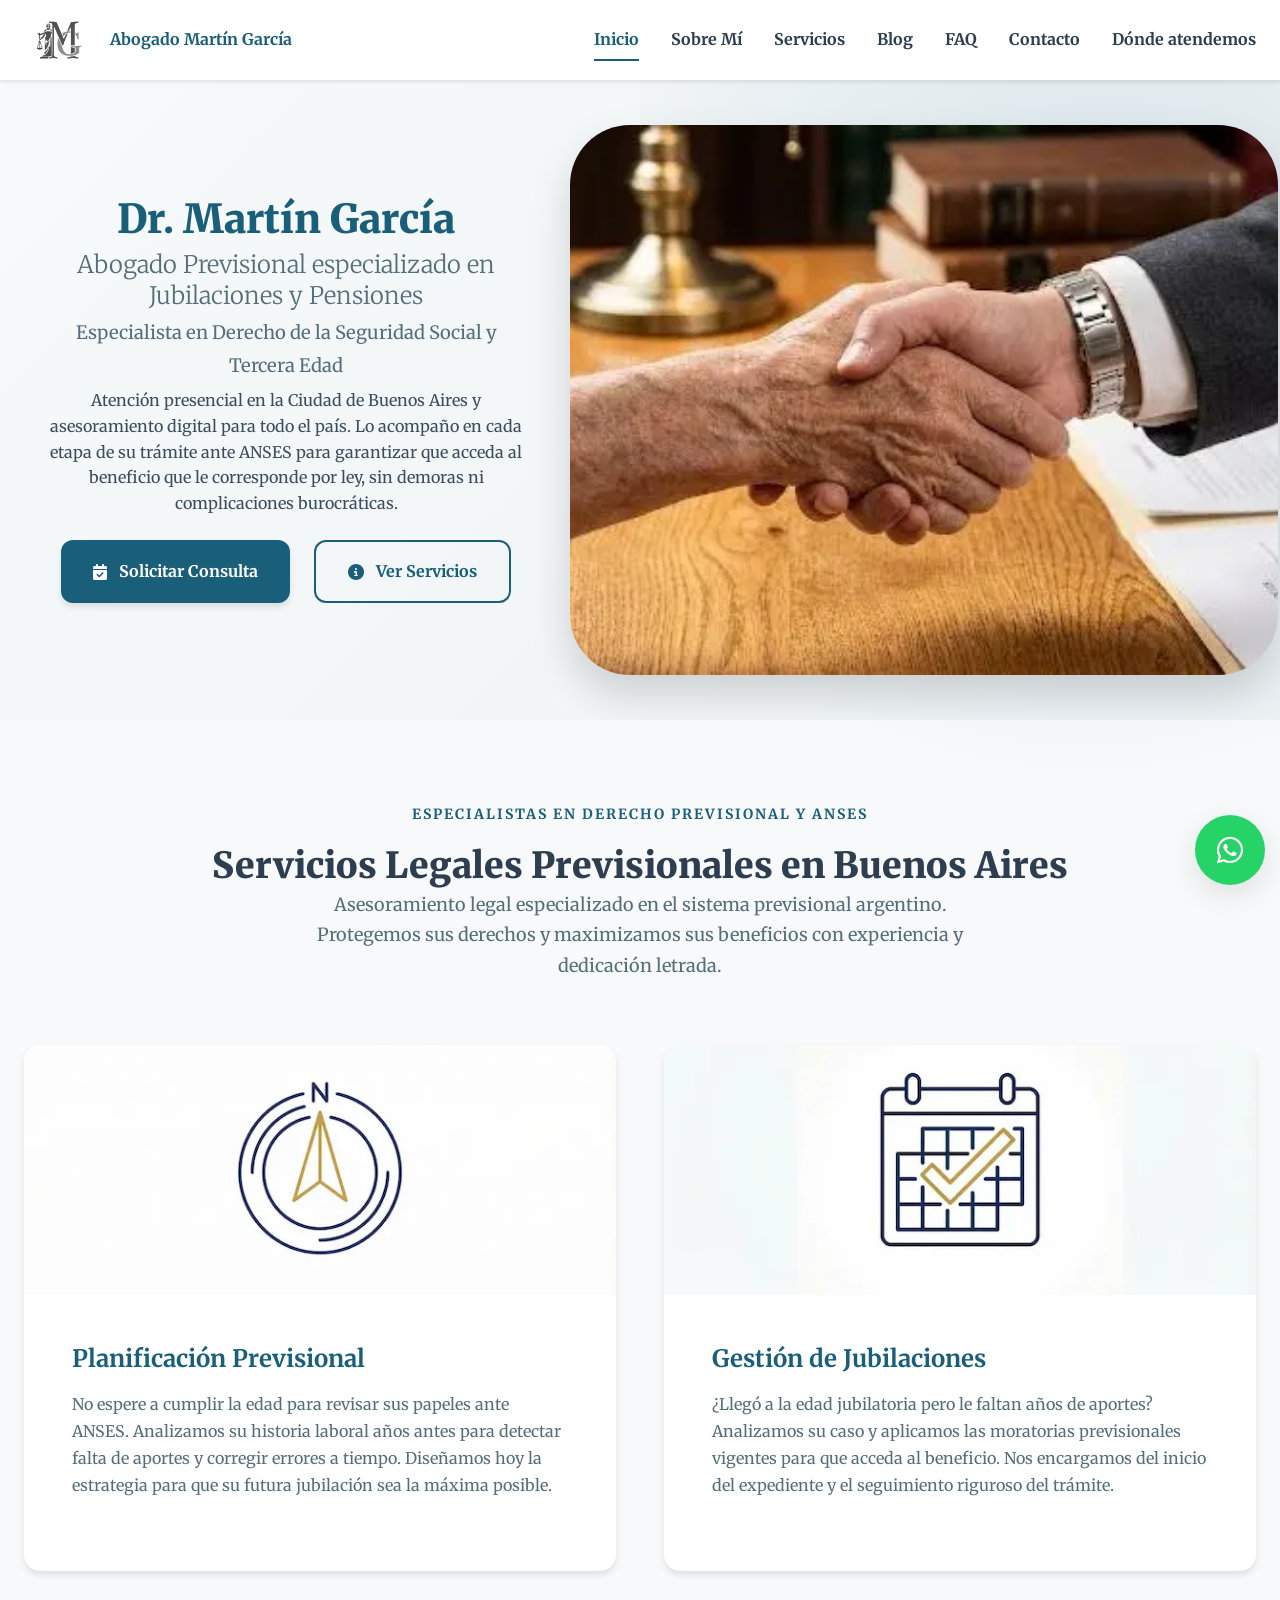
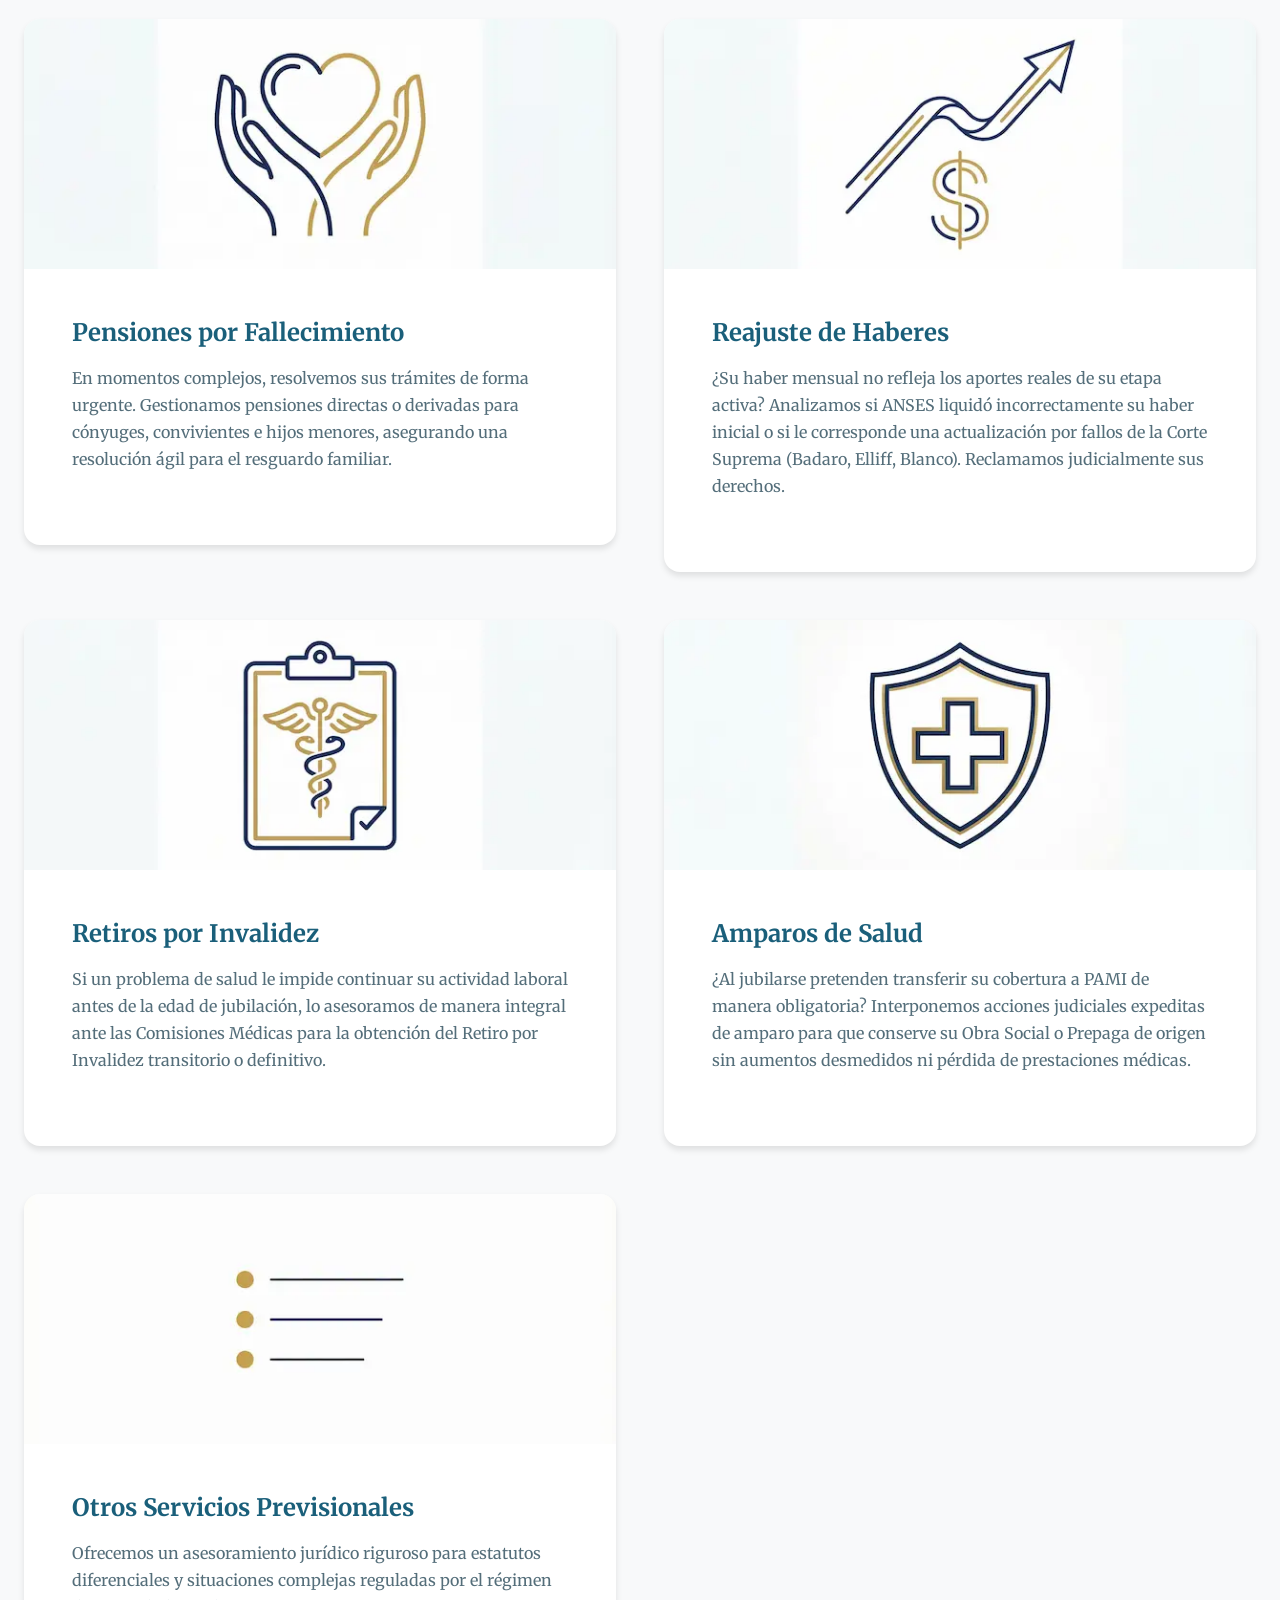
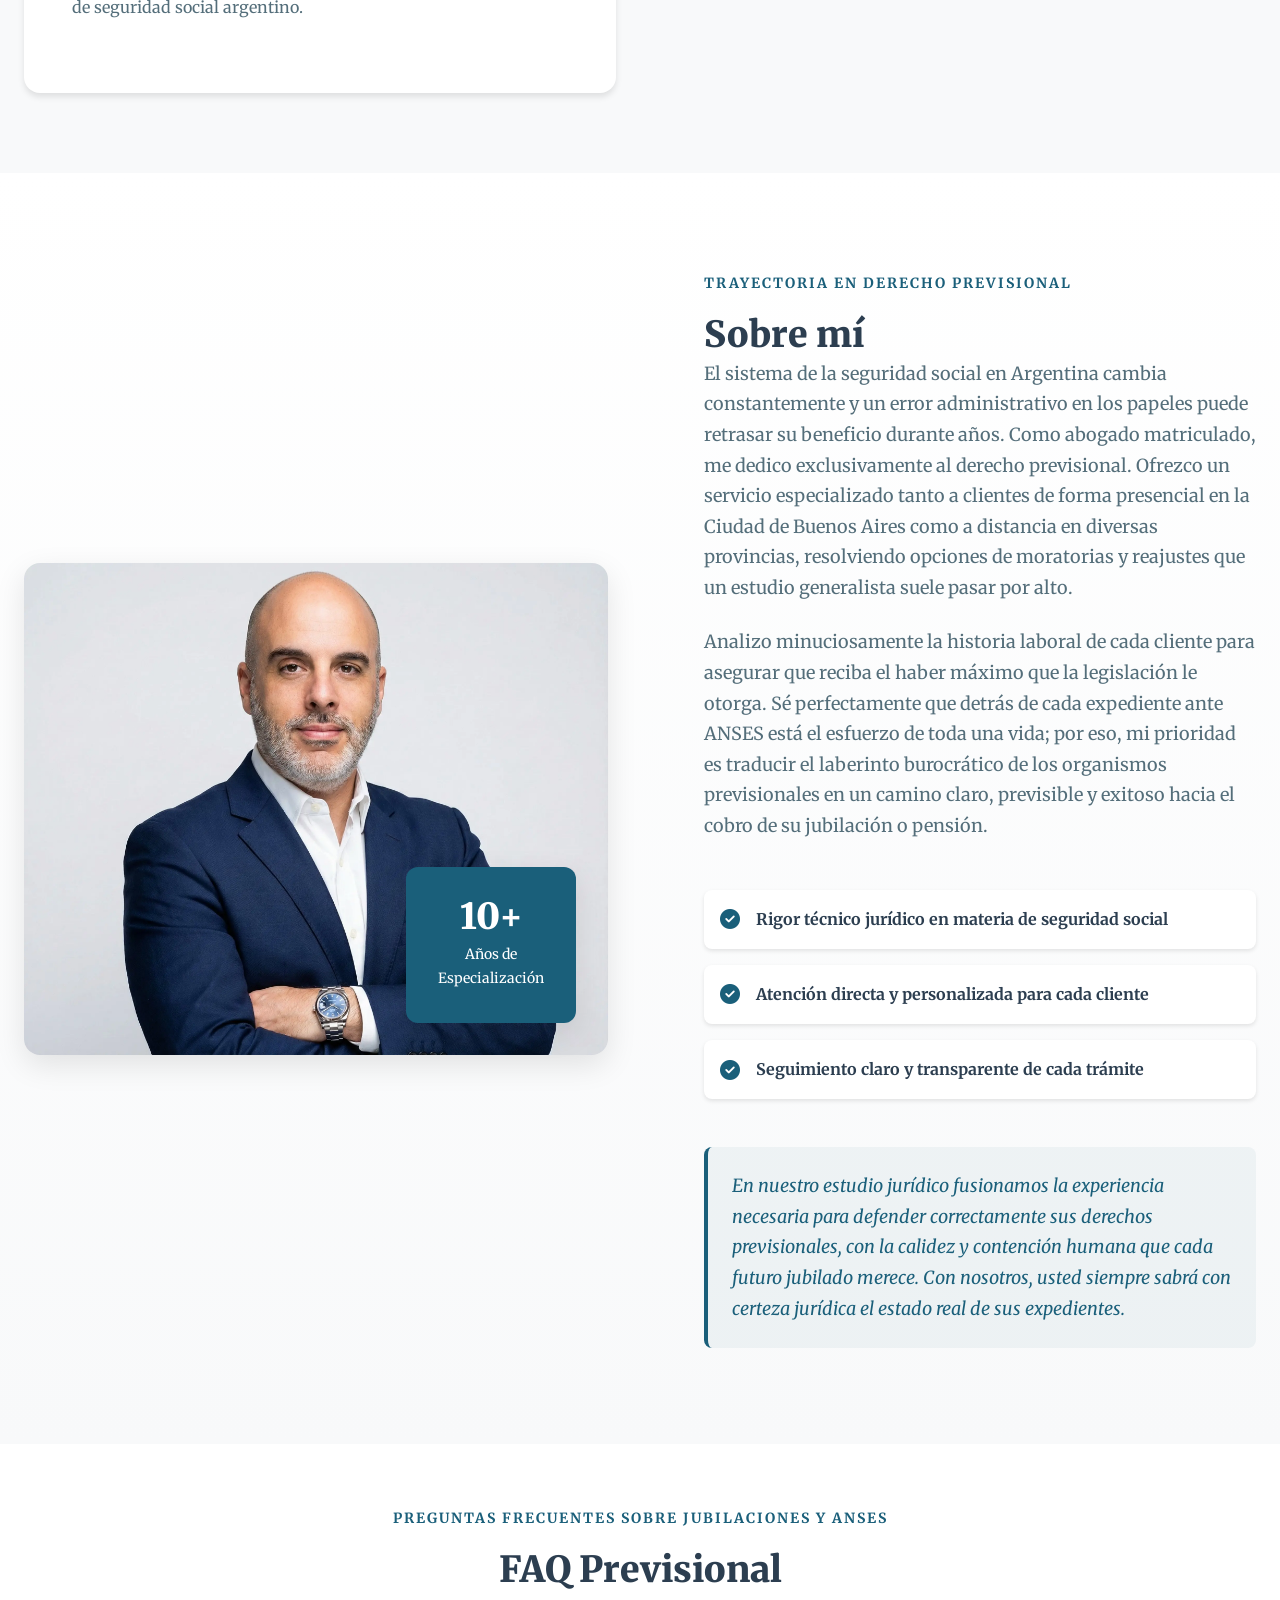
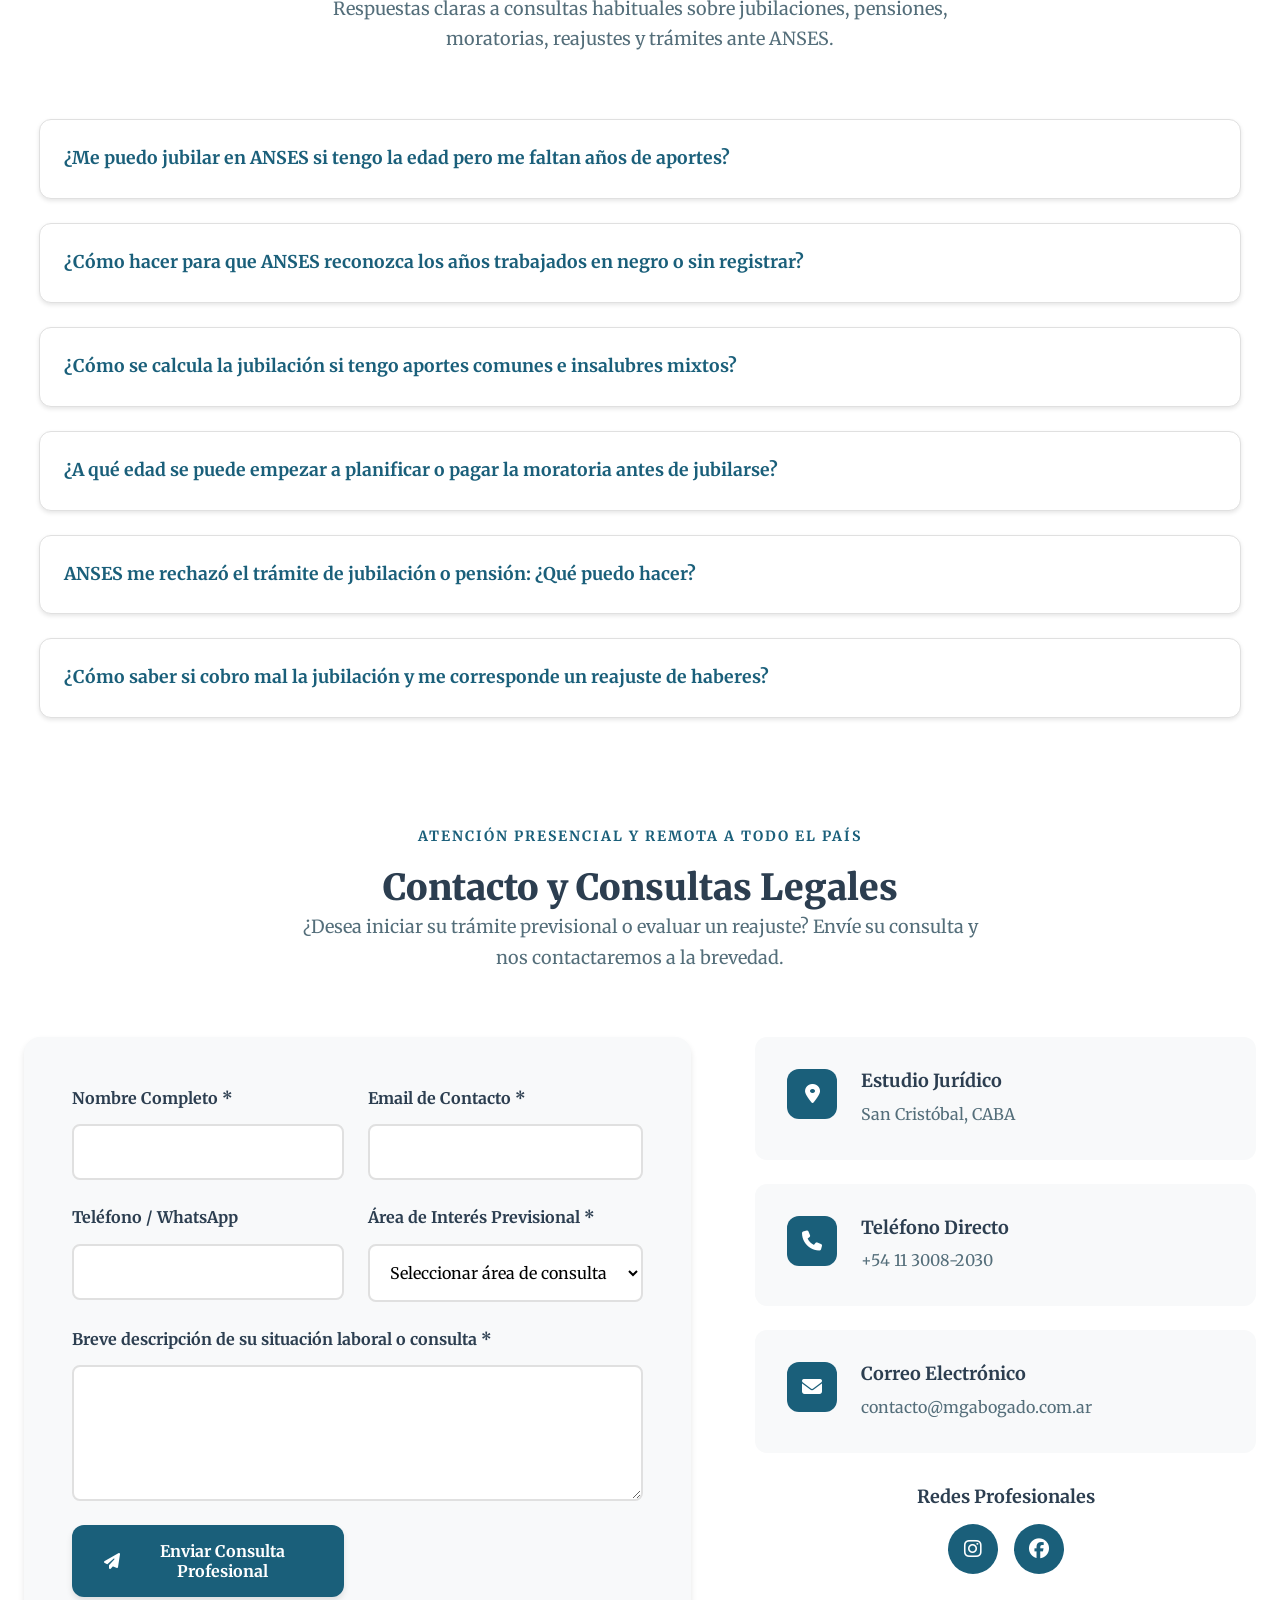
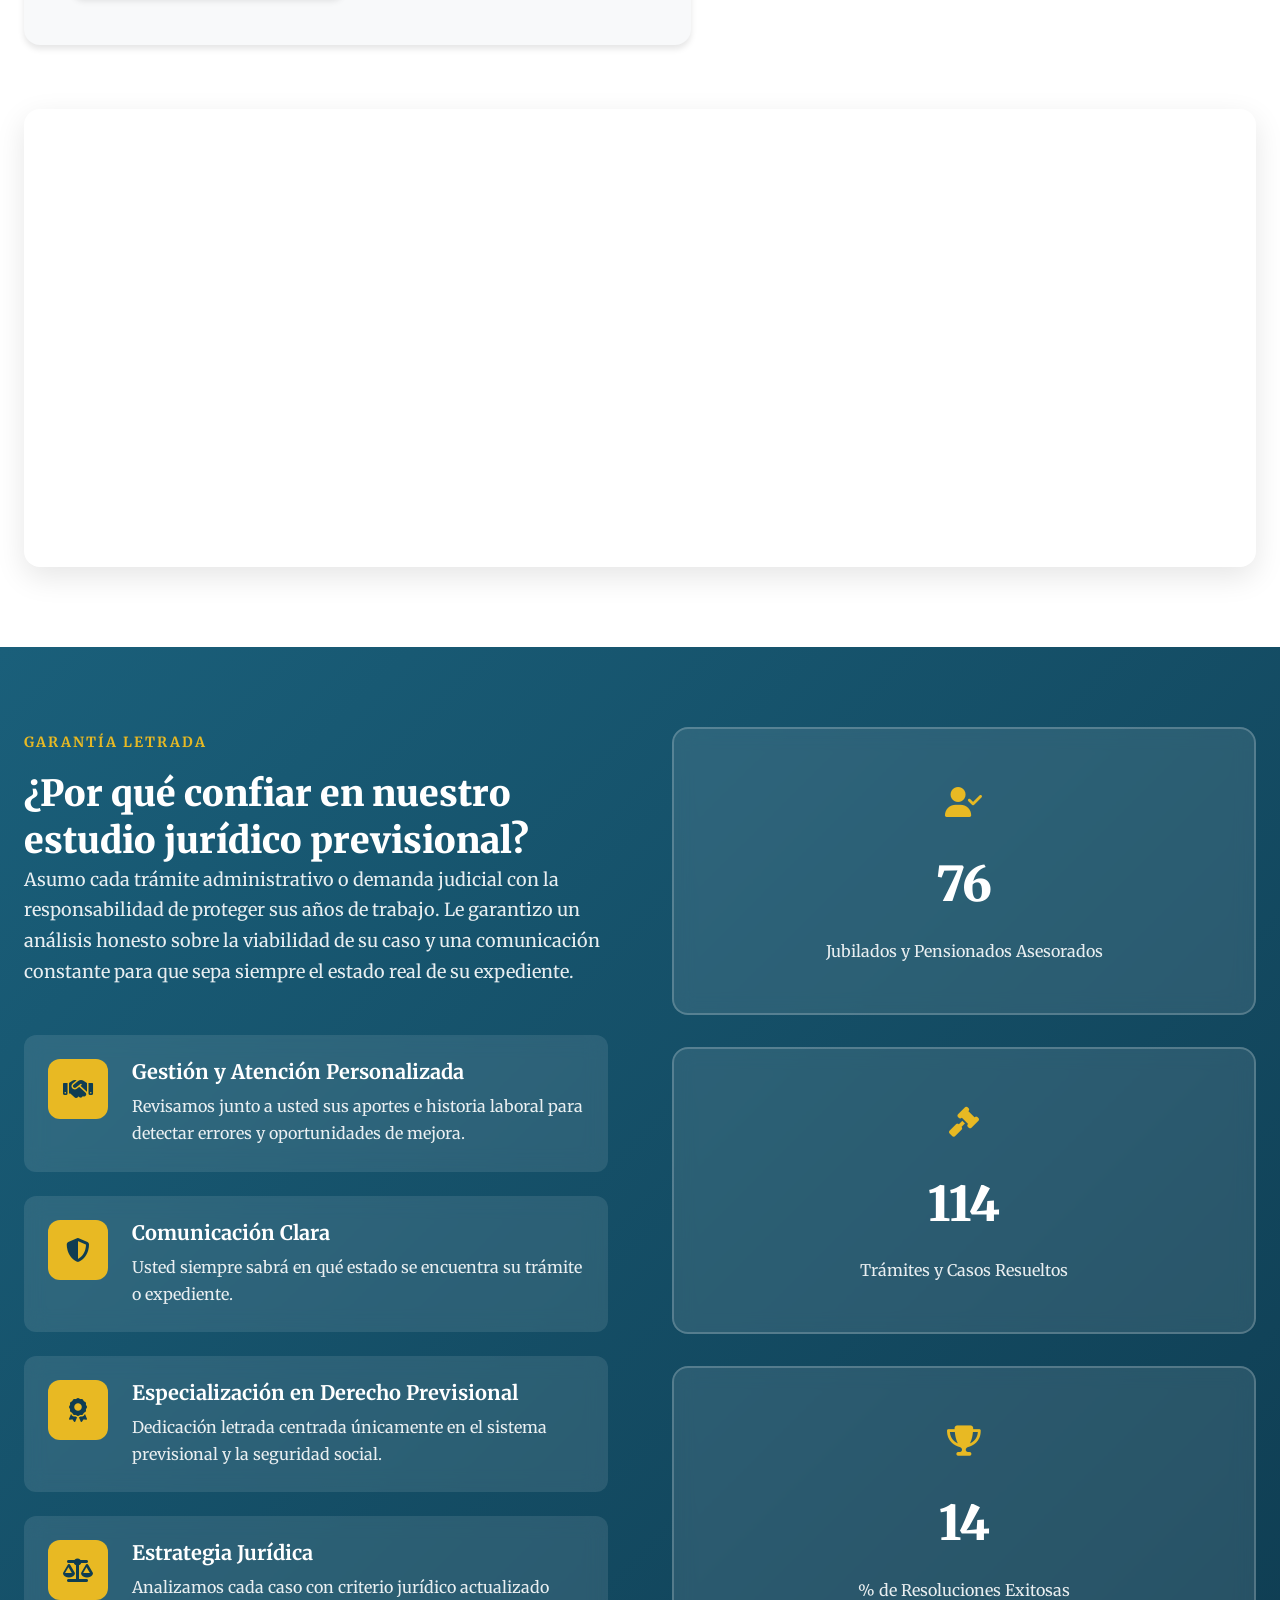
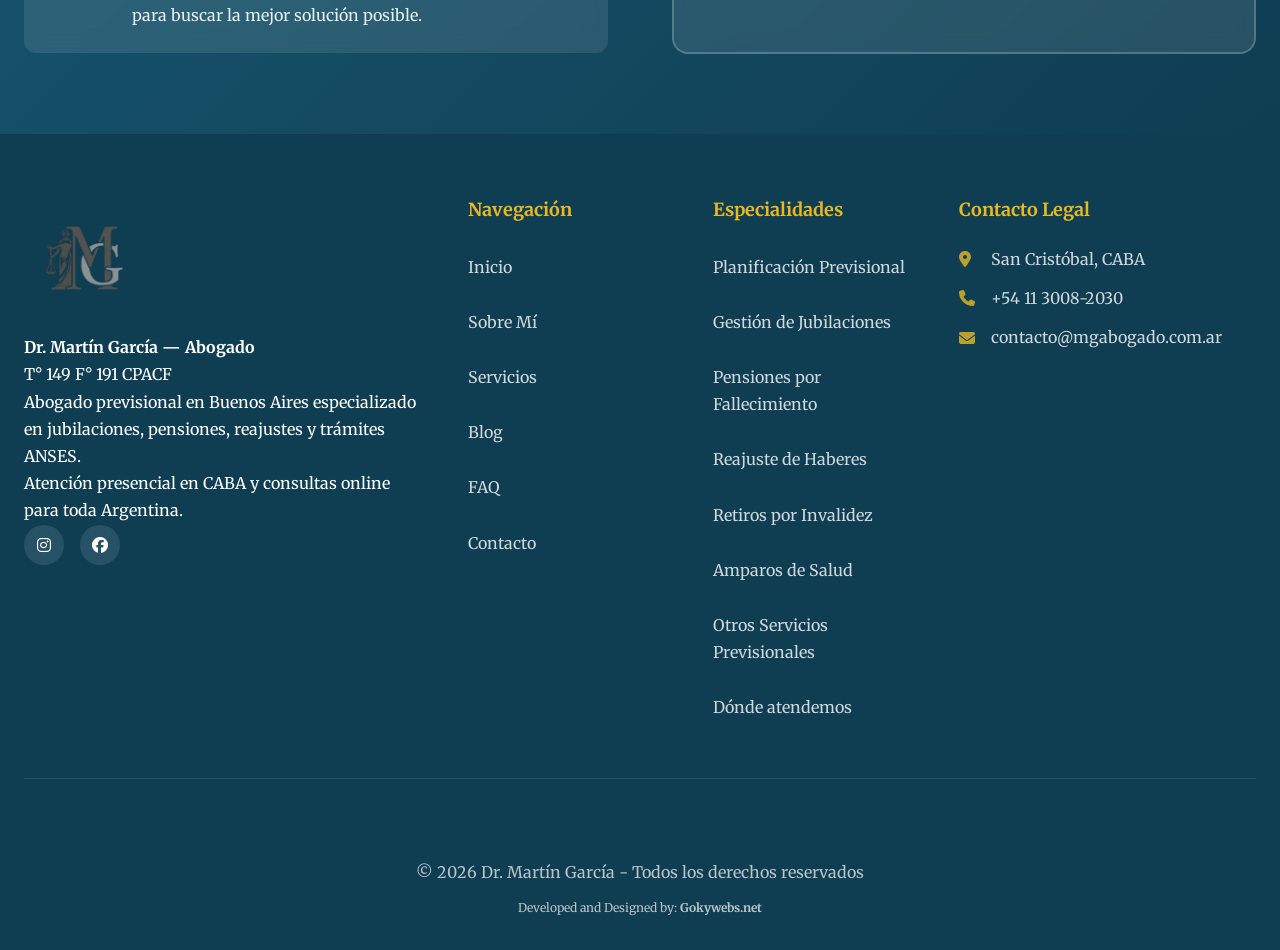
<file: index.html>
<!DOCTYPE html>
<html lang="es">
<head>
    <!-- Google Tag Manager -->
<script>(function(w,d,s,l,i){w[l]=w[l]||[];w[l].push({'gtm.start':
new Date().getTime(),event:'gtm.js'});var f=d.getElementsByTagName(s)[0],
j=d.createElement(s),dl=l!='dataLayer'?'&l='+l:'';j.async=true;j.src=
'https://www.googletagmanager.com/gtm.js?id='+i+dl;f.parentNode.insertBefore(j,f);
})(window,document,'script','dataLayer','GTM-MPMJT2L8');</script>
<!-- End Google Tag Manager -->
    <meta charset="UTF-8">
    <meta name="viewport" content="width=device-width, initial-scale=1.0">
    
<link rel="icon" type="image/x-icon" href="images/Logos/Martin Garcia Servicios Legales - Isotipo.ico">
    <link rel="apple-touch-icon" href="images/Logos/Martin Garcia Servicios Legales - Isotipo.png">
    
    <meta name="theme-color" content="#1A2E40">
    

    <title>Abogado Previsional en CABA | Jubilaciones, Pensiones y Reajustes ANSES</title>
    <meta name="description" content="Abogado previsional en Buenos Aires especializado en jubilaciones, pensiones, reajuste de haberes y trámites ANSES. Atención presencial en CABA y consultas online para todo el país.">
    <meta name="keywords" content="abogado previsional, jubilaciones, pensiones, ANSES, reajuste de haberes, amparo de salud, abogado previsional buenos aires, moratorias previsionales, retiro por invalidez, derecho previsional argentina, aportes jubilatorios">
    <meta name="author" content="Dr. Martín García">
    <meta name="robots" content="index, follow, max-image-preview:large">
    <meta name="geo.region" content="AR-C">
<meta name="geo.placename" content="Buenos Aires">
<meta name="geo.position" content="-34.6037;-58.3816">
<meta name="ICBM" content="-34.6037, -58.3816">
<meta name="language" content="Spanish">
    <meta property="og:title" content="Dr. Martín García | Abogado Especialista en Derecho Previsional">
    <meta property="og:description" content="Asesoramiento legal profesional en jubilaciones, pensiones, reajustes y moratorias ante ANSES. Gestión integral presencial y remota para todo el país.">
    <meta property="og:type" content="website">
    
    <meta property="og:site_name" content="Dr. Martín García - Abogado Previsional">
    <meta property="og:url" content="https://mgabogado.com.ar/">
    <meta property="og:image" content="https://mgabogado.com.ar/images/Logos/social-share.jpg">
    <meta property="og:image:width" content="1200">
<meta property="og:image:height" content="630">
    <meta property="og:locale" content="es_AR">
    
    <meta name="twitter:card" content="summary_large_image">
    <meta name="twitter:title" content="Dr. Martín García - Abogado Previsional">
    <meta name="twitter:description" content="Especialista en jubilaciones, pensiones y reajustes en el sistema previsional argentino.">
    <meta name="twitter:image" content="https://mgabogado.com.ar/images/Logos/Martin Garcia Servicios Legales - Isotipo.jpg">
    
    <link rel="canonical" href="https://mgabogado.com.ar/">
<link rel="alternate" hreflang="es-AR" href="https://mgabogado.com.ar/">
   <link rel="preload" as="image" href="images/Logo.webp">
    <link rel="stylesheet" href="styles.css">
    <link rel="preconnect" href="https://fonts.googleapis.com">
<link rel="preconnect" href="https://fonts.gstatic.com" crossorigin>
<link href="https://fonts.googleapis.com/css2?family=Merriweather:wght@300;400;700;900&display=swap" rel="stylesheet" media="print" onload="this.media='all'">
    <link rel="stylesheet" href="https://cdnjs.cloudflare.com/ajax/libs/font-awesome/6.4.0/css/all.min.css" media="print" onload="this.media='all'">
   
<script type="application/ld+json">
{
  "@context": "https://schema.org",
  "@type": "FAQPage",
  "mainEntity": [
    {
      "@type": "Question",
      "name": "¿Me puedo jubilar en ANSES si tengo la edad pero me faltan años de aportes?",
      "acceptedAnswer": {
        "@type": "Answer",
        "text": "Sí, en muchos casos es posible acceder a la jubilación aun cuando faltan años de aportes, mediante los regímenes de regularización previsional vigentes (moratorias). Actualmente, la posibilidad de regularizar aportes depende de las modalidades habilitadas por la normativa vigente, que permiten cancelar períodos faltantes para poder completar los requisitos y acceder al beneficio jubilatorio en ANSES."
      }
    },
    {
      "@type": "Question",
      "name": "¿Cómo hacer para que ANSES reconozca los años trabajados en negro o sin registrar?",
      "acceptedAnswer": {
        "@type": "Answer",
        "text": "Para solicitar el reconocimiento de aportes no registrados, se puede iniciar un trámite de probatoria de servicios, aportando prueba documental del vínculo laboral. Esto puede incluir recibos de sueldo, certificaciones laborales, aportes sindicales, registros de obra social o cualquier documentación que permita acreditar la relación de trabajo para su incorporación al cómputo previsional."
      }
    },
    {
      "@type": "Question",
      "name": "¿Cómo se calcula la jubilación si tengo aportes comunes e insalubres mixtos?",
      "acceptedAnswer": {
        "@type": "Answer",
        "text": "Cuando existen servicios comunes e insalubres, no se suman de forma directa. Se aplica un prorrateo de servicios, que permite determinar cómo impactan los distintos períodos en la edad jubilatoria y en los años requeridos. Este mecanismo combina la normativa aplicable a cada tipo de actividad para establecer la edad efectiva de acceso al beneficio previsional."
      }
    },
    {
      "@type": "Question",
      "name": "¿A qué edad se puede empezar a planificar o pagar la moratoria antes de jubilarse?",
      "acceptedAnswer": {
        "@type": "Answer",
        "text": "La planificación previsional puede iniciarse varios años antes de la edad jubilatoria. En la práctica, muchas personas comienzan a analizar su situación a partir de los 50 años en mujeres y 55 en hombres, con el objetivo de evaluar aportes faltantes y posibles escenarios de regularización. Esto permite anticipar el acceso al beneficio y ordenar la situación previsional con tiempo, según la normativa vigente."
      }
    },
    {
      "@type": "Question",
      "name": "ANSES me rechazó el trámite de jubilación o pensión: ¿Qué puedo hacer?",
      "acceptedAnswer": {
        "@type": "Answer",
        "text": "Si el organismo emite una resolución denegatoria, es posible revisar los fundamentos del rechazo y presentar un recurso administrativo o judicial, según el caso. En general, los reclamos pueden tramitarse mediante recursos ante la CARSS o mediante acciones judiciales previsionales, dependiendo del motivo del rechazo y de la etapa del expediente."
      }
    },
    {
      "@type": "Question",
      "name": "¿Cómo saber si cobro mal la jubilación y me corresponde un reajuste de haberes?",
      "acceptedAnswer": {
        "@type": "Answer",
        "text": "Para determinar si un haber jubilatorio está correctamente calculado, es necesario analizar la historia laboral, los salarios históricos y la movilidad aplicada en el beneficio. Cuando existen diferencias entre los ingresos reales y el haber percibido, puede corresponder un análisis técnico de reajuste previsional, considerando la normativa vigente y la jurisprudencia de la Corte Suprema en materia de movilidad jubilatoria."
      }
    }
  ]
}
</script>

<script type="application/ld+json">
{
  "@context":"https://schema.org",
  "@type": ["LegalService","Attorney","LocalBusiness"],
  "name": "Dr. Martín García - Abogado Previsional",
    "description": "Estudio jurídico previsional especializado en jubilaciones, pensiones, reajustes de haberes y trámites ANSES en Buenos Aires y atención online para toda Argentina.",
  "image": "https://mgabogado.com.ar/images/Logos/Martin Garcia Servicios Legales - Isotipo.jpg",
  "@id": "https://mgabogado.com.ar/",
  "url": "https://mgabogado.com.ar/",
"telephone": "+541130082030",
"email": "contacto@mgabogado.com.ar",
"founder": "Dr. Martín García",
"openingHours": "Mo-Fr 09:00-18:00",
  "address": {
    "@type": "PostalAddress",
    "addressLocality": "Buenos Aires",
    "addressRegion": "CABA",
    "addressCountry": "AR"
  },
"geo": {
  "@type": "GeoCoordinates",
  "latitude": -34.6174548,
  "longitude": -58.4005626
},
 "areaServed": {
  "@type": "Country",
  "name": "Argentina"
},
  "priceRange": "$$",
 "serviceType": [
  "Jubilaciones",
  "Pensiones",
  "Retiro por Invalidez",
  "Reajuste de Haberes",
  "Amparos de Salud",
  "Derecho Previsional"
],

"sameAs": [
  "https://www.instagram.com/ab.martingarcia/",
  "https://www.facebook.com/AbogadoGarciaMartin/"
]

}
</script>

<style>
        .hero__title {
            margin-bottom: 0.3rem !important;
        }
        .hero__description {
            margin-top: 0 !important;
            margin-bottom: 0.4rem !important;
            font-size: 1.15rem !important;
        }
        .hero__seo-text {
            margin-top: 0 !important;
            margin-bottom: 1.5rem !important;
            font-size: 1rem !important;
            line-height: 1.6 !important;
            opacity: .92 !important;
            max-width: 700px !important;
        }
    </style>
</head>
<body>
    <!-- Google Tag Manager (noscript) -->
<noscript><iframe src="https://www.googletagmanager.com/ns.html?id=GTM-MPMJT2L8"
height="0" width="0" style="display:none;visibility:hidden"></iframe></noscript>
<!-- End Google Tag Manager (noscript) -->
    <header class="header" id="header">
        <nav class="nav container">
            <div class="nav__brand">
                <img src="images/Logo.webp" alt="Dr. Martín García - Abogado previsional en Buenos Aires" class="nav__logo">
                <span class="nav__name">Abogado Martín García</span>
            </div>
            
            <div class="nav__menu" id="nav-menu">
                <ul class="nav__list">
                    <li class="nav__item">
                        <a href="#inicio" class="nav__link active-link" title="Ir al inicio">Inicio</a>
                    </li>
                    <li class="nav__item">
                        <a href="#sobre-mi" class="nav__link" title="Conocer la trayectoria del Dr. Martín García">Sobre Mí</a>
                    </li>
                    <li class="nav__item">
                        <a href="#servicios" class="nav__link" title="Servicios legales previsionales">Servicios</a>
                    </li>
                    <li class="nav__item">
                        <a href="https://blog.mgabogado.com.ar" target="_blank" rel="noopener noreferrer" class="nav__link" title="Visitar nuestro Blog de novedades previsionales">Blog</a>
                    </li>
<li class="nav__item">
    <a href="#faq" class="nav__link">FAQ</a>
</li>
                    <li class="nav__item">
                        <a href="#contacto" class="nav__link" title="Contactar con el estudio">Contacto</a>
                    </li>
                    <li class="nav__item">
                        <a href="abogado-previsional-buenos-aires.html" class="nav__link" title="Dónde atendemos">Dónde atendemos</a>
                    </li>
                </ul>
                <div class="nav__close" id="nav-close">
                    <i class="fas fa-times"></i>
                </div>
            </div>

            <div class="nav__toggle" id="nav-toggle">
                <i class="fas fa-bars"></i>
            </div>
        </nav>
    </header>

    <section class="hero" id="inicio">
        <div class="hero__container container">
            <div class="hero__content">
                <div class="hero__text" data-aos="fade-right">

                    <h1 class="hero__title">
                        <span class="hero__title-main">
                            Dr. Martín García
                        </span>
                        <span class="hero__title-sub">
                            Abogado Previsional especializado en Jubilaciones y Pensiones
                        </span>
                    </h1>

                    <p class="hero__description">
                        Especialista en Derecho de la Seguridad Social y Tercera Edad
                    </p>

                    <p class="hero__seo-text">
                        Atención presencial en la Ciudad de Buenos Aires y asesoramiento digital para todo el país. Lo acompaño en cada etapa de su trámite ante ANSES para garantizar que acceda al beneficio que le corresponde por ley, sin demoras ni complicaciones burocráticas.
                    </p>

                    <div class="hero__buttons">
                        <a href="#contacto" class="btn btn--primary" title="Solicitar una consulta legal">
                            <i class="fas fa-calendar-check"></i>
                            Solicitar Consulta
                        </a>
                        <a href="#servicios" class="btn btn--secondary" title="Ver servicios previsionales">
                            <i class="fas fa-info-circle"></i>
                            Ver Servicios
                        </a>
                    </div>

                </div>
            </div>

            <div class="hero__image" data-aos="fade-left">
           <div class="hero__image-wrapper">
    <img 
        src="images/Derecho.webp"
        alt="Abogado previsional especializado en jubilaciones y pensiones en Argentina"
        fetchpriority="high"
        loading="eager"
        width="700"
        height="900"
    >
    <div class="hero__image-decoration"></div>
</div>
            </div>
        </div>
    </section>

    <section class="services" id="servicios">
        <div class="container">
            <div class="section__header" data-aos="fade-up">
                <span class="section__subtitle">Especialistas en Derecho Previsional y ANSES</span>
                <h2><span class="section__title">Servicios Legales Previsionales en Buenos Aires</span></h2>
                <p class="section__description">
                    Asesoramiento legal especializado en el sistema previsional argentino. 
                    Protegemos sus derechos y maximizamos sus beneficios con experiencia y dedicación letrada.
                </p>
            </div>

            <div class="services__grid">
                <a href="planificacion-previsional.html" class="service-card-link">

<div class="service-card" data-aos="fade-up" data-aos-delay="100">
                    <div class="service-card__image">
                        <img src="images/planificacion.webp" alt="Icono de Planificación Previsional y análisis de aportes">

                    </div>
                    <div class="service-card__content">
                        <h3 class="service-card__title">Planificación Previsional</h3>
                        <p class="service-card__description">
                            No espere a cumplir la edad para revisar sus papeles ante ANSES. Analizamos su historia laboral años antes para detectar falta de aportes y corregir errores a tiempo. Diseñamos hoy la estrategia para que su futura jubilación sea la máxima posible.
                        </p>
                        <ul class="service-card__list">
                            <li><i class="fas fa-chevron-right"></i> Análisis integral de historia laboral</li>
                            <li><i class="fas fa-chevron-right"></i> Detección de aportes no registrados</li>
                            <li><i class="fas fa-chevron-right"></i> Corrección de datos patrimoniales</li>
                            <li><i class="fas fa-chevron-right"></i> Estrategia de jubilación anticipada</li>
                            <li><i class="fas fa-chevron-right"></i> Maximización del haber previsional</li>
                        </ul>
                    </div>
                </div>

</a>
<a href="gestion-jubilaciones.html" class="service-card-link">                
<div class="service-card" data-aos="fade-up" data-aos-delay="200">
                    <div class="service-card__image">
                        <img src="images/jubilaciones.webp" alt="Icono de Gestión de Jubilaciones ordinarias y especiales">                    </div> 
                    <div class="service-card__content">
                        <h3 class="service-card__title">Gestión de Jubilaciones</h3>
                        <p class="service-card__description">
                            ¿Llegó a la edad jubilatoria pero le faltan años de aportes? Analizamos su caso y aplicamos las moratorias previsionales vigentes para que acceda al beneficio. Nos encargamos del inicio del expediente y el seguimiento riguroso del trámite.
                        </p>
                        <ul class="service-card__list">
                            <li><i class="fas fa-chevron-right"></i> Aplicación de moratorias previsionales vigentes</li>
                            <li><i class="fas fa-chevron-right"></i> Armado e inicio de expedientes administrativos</li>
                            <li><i class="fas fa-chevron-right"></i> Seguimiento completo en dependencias de ANSES</li>
                            <li><i class="fas fa-chevron-right"></i> Regularización de deudas autónomas</li>
                            <li><i class="fas fa-chevron-right"></i> Acompañamiento integral hasta el primer cobro</li>
                        </ul>
                    </div>
                </div>
</a>
<a href="pensiones-por-fallecimiento.html" class="service-card-link">
                <div class="service-card" data-aos="fade-up" data-aos-delay="300">
                    <div class="service-card__image">
                        <img src="images/pensiones.webp" alt="Icono de trámite de Pensiones por fallecimiento">
                    </div>
                    <div class="service-card__content">
                        <h3 class="service-card__title">Pensiones por Fallecimiento</h3>
                        <p class="service-card__description">
                            En momentos complejos, resolvemos sus trámites de forma urgente. Gestionamos pensiones directas o derivadas para cónyuges, convivientes e hijos menores, asegurando una resolución ágil para el resguardo familiar.
                        </p>
                        <ul class="service-card__list">
                            <li><i class="fas fa-chevron-right"></i> Pensiones directas por fallecimiento de activo</li>
                            <li><i class="fas fa-chevron-right"></i> Pensiones derivadas de un haber jubilatorio</li>
                            <li><i class="fas fa-chevron-right"></i> Acreditación de vínculos para convivientes</li>
                            <li><i class="fas fa-chevron-right"></i> Solicitud de beneficios para hijos menores o con discapacidad</li>
                            <li><i class="fas fa-chevron-right"></i> Trámite prioritario y urgente</li>
                        </ul>
                    </div>
                </div>
</a>
<a href="reajuste-de-haberes.html" class="service-card-link">
                <div class="service-card" data-aos="fade-up" data-aos-delay="400">
                    <div class="service-card__image">
                        <img src="images/reajuste.webp" alt="Icono de Reajuste de Haberes y demandas judiciales">
                    </div> 
                    <div class="service-card__content">
                        <h3 class="service-card__title">Reajuste de Haberes</h3>
                        <p class="service-card__description">
                            ¿Su haber mensual no refleja los aportes reales de su etapa activa? Analizamos si ANSES liquidó incorrectamente su haber inicial o si le corresponde una actualización por fallos de la Corte Suprema (Badaro, Elliff, Blanco). Reclamamos judicialmente sus derechos.
                        </p>
                        <ul class="service-card__list">
                            <li><i class="fas fa-chevron-right"></i> Auditoría técnica de la liquidación inicial</li>
                            <li><i class="fas fa-chevron-right"></i> Reclamos administrativos de movilidad</li>
                            <li><i class="fas fa-chevron-right"></i> Demandas judiciales por reajuste de haberes</li>
                            <li><i class="fas fa-chevron-right"></i> Aplicación de jurisprudencia (Badaro, Elliff, Blanco)</li>
                            <li><i class="fas fa-chevron-right"></i> Ejecución de sentencias y cobro de retroactivos</li>
                        </ul>
                    </div>
                </div>
</a>
<a href="retiro-por-invalidez.html" class="service-card-link">
                <div class="service-card" data-aos="fade-up" data-aos-delay="500">
                    <div class="service-card__image">
                        <img src="images/retiro.webp" alt="Icono de Retiro por Invalidez y comisiones médicas">

                    </div>
                    <div class="service-card__content">
                        <h3 class="service-card__title">Retiros por Invalidez</h3>
                        <p class="service-card__description">
                            Si un problema de salud le impide continuar su actividad laboral antes de la edad de jubilación, lo asesoramos de manera integral ante las Comisiones Médicas para la obtención del Retiro por Invalidez transitorio o definitivo.
                        </p>
                        <ul class="service-card__list">
                            <li><i class="fas fa-chevron-right"></i> Evaluación de regularidad de aportes exigida</li>
                            <li><i class="fas fa-chevron-right"></i> Tramitación de Retiro Transitorio por Invalidez (RTI)</li>
                            <li><i class="fas fa-chevron-right"></i> Representación y asistencia ante Comisiones Médicas</li>
                            <li><i class="fas fa-chevron-right"></i> Interposición de recursos de apelación y revisión</li>
                            <li><i class="fas fa-chevron-right"></i> Conversión a retiro definitivo</li>
                        </ul>
                    </div>
                </div>
</a>
<a href="amparos-de-salud.html" class="service-card-link">
                <div class="service-card" data-aos="fade-up" data-aos-delay="600">
                    <div class="service-card__image">
                        <img src="images/amparo.webp" alt="Icono de Amparos de Salud y protección de cobertura médica">

                    </div>
                    <div class="service-card__content">
                        <h3 class="service-card__title">Amparos de Salud</h3>
                        <p class="service-card__description">
                            ¿Al jubilarse pretenden transferir su cobertura a PAMI de manera obligatoria? Interponemos acciones judiciales expeditas de amparo para que conserve su Obra Social o Prepaga de origen sin aumentos desmedidos ni pérdida de prestaciones médicas.
                        </p>
                        <ul class="service-card__list">
                            <li><i class="fas fa-chevron-right"></i> Interposición de acciones de amparo de salud urgentes</li>
                            <li><i class="fas fa-chevron-right"></i> Derecho de continuidad en la Obra Social de origen</li>
                            <li><i class="fas fa-chevron-right"></i> Mantenimiento de afiliación en empresas de Medicina Prepaga</li>
                            <li><i class="fas fa-chevron-right"></i> Freno legal a aumentos abusivos por edad</li>
                            <li><i class="fas fa-chevron-right"></i> Cobertura total de tratamientos y medicamentos complejos</li>
                        </ul>
                    </div>
                </div>
</a>
<a href="otros-servicios-previsionales.html" class="service-card-link">
                <div class="service-card" data-aos="fade-up" data-aos-delay="700">
                    <div class="service-card__image">
                        <img src="images/otros servicios.webp" alt="Icono de regímenes especiales y convenios previsionales">

                    </div>
                    <div class="service-card__content">
                        <h3 class="service-card__title">Otros Servicios Previsionales</h3>
                        <p class="service-card__description">
                            Ofrecemos un asesoramiento jurídico riguroso para estatutos diferenciales y situaciones complejas reguladas por el régimen de seguridad social argentino.
                        </p>
                        <ul class="service-card__list">
                            <li><i class="fas fa-chevron-right"></i> Reconocimiento de Servicios y certificación de aportes</li>
                            <li><i class="fas fa-chevron-right"></i> Jubilaciones Docentes (Nacionales y Provinciales)</li>
                            <li><i class="fas fa-chevron-right"></i> Regímenes Diferenciales (Construcción, Insalubres, Transportes)</li>
                            <li><i class="fas fa-chevron-right"></i> Jubilaciones por Convenios Internacionales de reciprocidad</li>
                            <li><i class="fas fa-chevron-right"></i> Regulación de deuda previsional para autónomos y monotributistas</li>
                        </ul>
                    </div>

                </div>
</a>
            </div>

        </div>


    </section>

    <section class="about" id="sobre-mi">
        <div class="container">
            <div class="about__wrapper">
                <div class="about__image" data-aos="fade-right">
                    <img src="images/FotoPerfil.webp" alt="Retrato profesional del Dr. Martín García, abogado especialista en jubilaciones y pensiones">

                    <div class="about__experience">
                        <div class="about__experience-number">10+</div>
                        <div class="about__experience-text">Años de<br>Especialización</div>
                    </div>
                </div>
                <div class="about__content" data-aos="fade-left">
                    <span class="section__subtitle">Trayectoria en Derecho Previsional</span>
                    <h2><span class="section__title">Sobre mí</span></h2>
                    
                    <p class="about__text">
                        El sistema de la seguridad social en Argentina cambia constantemente y un error administrativo en los papeles puede retrasar su beneficio durante años. Como abogado matriculado, me dedico exclusivamente al derecho previsional. Ofrezco un servicio especializado tanto a clientes de forma presencial en la Ciudad de Buenos Aires como a distancia en diversas provincias, resolviendo opciones de moratorias y reajustes que un estudio generalista suele pasar por alto.
                    </p>
                    <p class="about__text">
                        Analizo minuciosamente la historia laboral de cada cliente para asegurar que reciba el haber máximo que la legislación le otorga. Sé perfectamente que detrás de cada expediente ante ANSES está el esfuerzo de toda una vida; por eso, mi prioridad es traducir el laberinto burocrático de los organismos previsionales en un camino claro, previsible y exitoso hacia el cobro de su jubilación o pensión.
                    </p>
                    
                    <div class="about__features">
                        <div class="about__feature">
                            <i class="fas fa-check-circle"></i>
                            <span>Rigor técnico jurídico en materia de seguridad social</span>
                        </div>
                        <div class="about__feature">
                            <i class="fas fa-check-circle"></i>
                            <span>Atención directa y personalizada para cada cliente</span>
                        </div>
                        <div class="about__feature">
                            <i class="fas fa-check-circle"></i>
                            <span>Seguimiento claro y transparente de cada trámite</span>
                        </div>
                    </div>

                    <p class="about__cta">
                        En nuestro estudio jurídico fusionamos la experiencia necesaria para defender correctamente sus derechos previsionales, con la calidez y contención humana que cada futuro jubilado merece. Con nosotros, usted siempre sabrá con certeza jurídica el estado real de sus expedientes.
                    </p>
                </div>
            </div>
        </div>
    </section>
<section class="faq" id="faq">
    <div class="container">
        <div class="section__header" data-aos="fade-up">
            <span class="section__subtitle">Preguntas Frecuentes sobre Jubilaciones y ANSES</span>
            <h2><span class="section__title">FAQ Previsional</span></h2>
            <p class="section__description">
                Respuestas claras a consultas habituales sobre jubilaciones, pensiones, moratorias, reajustes y trámites ante ANSES.
            </p>
        </div>

        <div class="faq__container">

            <details class="faq__item">
                <summary>¿Me puedo jubilar en ANSES si tengo la edad pero me faltan años de aportes?</summary>
                <p>
                    Sí, en muchos casos es posible acceder a la jubilación aun cuando faltan años de aportes, mediante los regímenes de regularización previsional vigentes (moratorias). Actualmente, la posibilidad de regularizar aportes depende de las modalidades habilitadas por la normativa vigente, que permiten cancelar períodos faltantes para poder completar los requisitos y acceder al beneficio jubilatorio en ANSES.
                </p>
            </details>

            <details class="faq__item">
                <summary>¿Cómo hacer para que ANSES reconozca los años trabajados en negro o sin registrar?</summary>
                <p>
                    Para solicitar el reconocimiento de aportes no registrados, se puede iniciar un trámite de probatoria de servicios, aportando prueba documental del vínculo laboral. Esto puede incluir recibos de sueldo, certificaciones laborales, aportes sindicales, registros de obra social o cualquier documentación que permita acreditar la relación de trabajo para su incorporación al cómputo previsional.
                </p>
            </details>

            <details class="faq__item">
                <summary>¿Cómo se calcula la jubilación si tengo aportes comunes e insalubres mixtos?</summary>
                <p>
                    Cuando existen servicios comunes e insalubres, no se suman de forma directa. Se aplica un prorrateo de servicios, que permite determinar cómo impactan los distintos períodos en la edad jubilatoria y en los años requeridos. Este mecanismo combina la normativa aplicable a cada tipo de actividad para establecer la edad efectiva de acceso al beneficio previsional.
                </p>
            </details>

            <details class="faq__item">
                <summary>¿A qué edad se puede empezar a planificar o pagar la moratoria antes de jubilarse?</summary>
                <p>
                    La planificación previsional puede iniciarse varios años antes de la edad jubilatoria. En la práctica, muchas personas comienzan a analizar su situación a partir de los 50 años en mujeres y 55 en hombres, con el objetivo de evaluar aportes faltantes y posibles escenarios de regularización. Esto permite anticipar el acceso al beneficio y ordenar la situación previsional con tiempo, según la normativa vigente.
                </p>
            </details>

            <details class="faq__item">
                <summary>ANSES me rechazó el trámite de jubilación o pensión: ¿Qué puedo hacer?</summary>
                <p>
                    Si el organismo emite una resolución denegatoria, es posible revisar los fundamentos del rechazo y presentar un recurso administrativo o judicial, según el caso. En general, los reclamos pueden tramitarse mediante recursos ante la CARSS o mediante acciones judiciales previsionales, dependiendo del motivo del rechazo y de la etapa del expediente.
                </p>
            </details>

            <details class="faq__item">
                <summary>¿Cómo saber si cobro mal la jubilación y me corresponde un reajuste de haberes?</summary>
                <p>
                    Para determinar si un haber jubilatorio está correctamente calculado, es necesario analizar la historia laboral, los salarios históricos y la movilidad aplicada en el beneficio. Cuando existen diferencias entre los ingresos reales y el haber percibido, puede corresponder un análisis técnico de reajuste previsional, considerando la normativa vigente y la jurisprudencia de la Corte Suprema en materia de movilidad jubilatoria.
                </p>
            </details>

        </div>
    </div>
</section>
    <section class="contact" id="contacto">
        <div class="container">
            <div class="section__header" data-aos="fade-up">
                <span class="section__subtitle">Atención Presencial y Remota a Todo el País</span>
                <h2><span class="section__title">Contacto y Consultas Legales</span></h2>
                <p class="section__description">
                    ¿Desea iniciar su trámite previsional o evaluar un reajuste? Envíe su consulta y nos contactaremos a la brevedad.
                </p>
            </div>

            <div class="contact__wrapper">
                <div class="contact__info" data-aos="fade-right">
                    <div class="contact__info-card">
                        <div class="contact__info-icon">
                            <i class="fas fa-map-marker-alt"></i>
                        </div>
                        <div class="contact__info-content">
                            <h4>Estudio Jurídico</h4>
                            <p>San Cristóbal, CABA</p>
                        </div>
                    </div>

                    <div class="contact__info-card">
                        <div class="contact__info-icon">
                            <i class="fas fa-phone"></i>
                        </div>
                        <div class="contact__info-content">
                            <h4>Teléfono Directo</h4>
                            <p><a href="tel:+541130082030" title="Llamar al estudio">+54 11 3008-2030</a></p>
                        </div>
                    </div>

                    <div class="contact__info-card">
                        <div class="contact__info-icon">
                            <i class="fas fa-envelope"></i>
                        </div>
                        <div class="contact__info-content">
                            <h4>Correo Electrónico</h4>
                            <p><a href="mailto:contacto@mgabogado.com.ar" title="Enviar correo electrónico corporativo">contacto@mgabogado.com.ar</a></p>
                        </div>
                    </div>

                    <div class="contact__social">
                        <h4>Redes Profesionales</h4>
                        <div class="social__links">
                            <a href="https://www.instagram.com/ab.martingarcia/" target="_blank" rel="noopener noreferrer" class="social__link" title="Seguir al Dr. Martín García en Instagram">
                                <i class="fab fa-instagram"></i>
                            </a>
                            <a href="https://www.facebook.com/AbogadoGarciaMartin/" target="_blank" rel="noopener noreferrer" class="social__link" title="Seguir al Dr. Martín García en Facebook">
                                <i class="fab fa-facebook"></i>
                            </a>
                        </div>
                    </div>
                </div>

                <form class="contact__form" id="contact-form" data-aos="fade-left">
                    <div class="form__group">
                        <label for="name" class="form__label">Nombre Completo *</label>
                        <input type="text" id="name" name="name" class="form__input" required>
                    </div>

                    <div class="form__group">
                        <label for="email" class="form__label">Email de Contacto *</label>
                        <input type="email" id="email" name="email" class="form__input" required>
                    </div>

                    <div class="form__group">
                        <label for="phone" class="form__label">Teléfono / WhatsApp</label>
                        <input type="tel" id="phone" name="phone" class="form__input">
                    </div>

                    <div class="form__group">
                        <label for="service" class="form__label">Área de Interés Previsional *</label>
                        <select id="service" name="service" class="form__input" required>
                            <option value="">Seleccionar área de consulta</option>
                            <option value="Planificación Previsional">Planificación Previsional</option>
                            <option value="Gestión de Jubilaciones">Gestión de Jubilaciones</option>
                            <option value="Pensiones por Fallecimiento">Pensiones por Fallecimiento</option>
                            <option value="Reajuste de Haberes">Reajuste de Haberes</option>
                            <option value="Retiros por Invalidez">Retiros por Invalidez</option>
                            <option value="Amparos de Salud">Amparos de Salud</option>
                            <option value="Otro">Otros servicios previsionales</option>
                        </select>
                    </div>

                    <div class="form__group form__group--full">
                        <label for="message" class="form__label">Breve descripción de su situación laboral o consulta *</label>
                        <textarea id="message" name="message" class="form__textarea" rows="5" required></textarea>
                    </div>

                    <button type="submit" class="btn btn--primary btn--full" title="Enviar formulario de consulta">
                        <i class="fas fa-paper-plane"></i>
                        Enviar Consulta Profesional
                    </button>

                    <div class="form__message" id="form-message"></div>
                </form>
            </div>

            <div class="contact__map" data-aos="fade-up">
               <iframe src="https://www.google.com/maps/embed?pb=!1m18!1m12!1m3!1d3283.473957252033!2d-58.4005626!3d-34.6174548!2m3!1f0!2f0!3f0!3m2!1i1024!2i768!4f13.1!3m3!1m2!1s0x95bccb0712711d99%3A0x6b0082030!2sSan%20Crist%C3%B3bal%2C%20CABA!5e0!3m2!1ses!2sar!4v1700000000000!5m2!1ses!2sar" width="100%" height="450" style="border:0;" allowfullscreen="" loading="lazy" referrerpolicy="no-referrer-when-downgrade"></iframe>
            </div>
        </div>
    </section>

    <section class="why-us">
        <div class="container">
            <div class="why-us__wrapper">
                <div class="why-us__content" data-aos="fade-right">
                    <span class="section__subtitle">Garantía Letrada</span>
                    <h2><span class="section__title">¿Por qué confiar en nuestro estudio jurídico previsional?</span></h2>
                    <p class="why-us__text">
                        Asumo cada trámite administrativo o demanda judicial con la responsabilidad de proteger sus años de trabajo. Le garantizo un análisis honesto sobre la viabilidad de su caso y una comunicación constante para que sepa siempre el estado real de su expediente.
                    </p>
                    <div class="why-us__items">
                        <div class="why-us__item">
                            <div class="why-us__item-icon">
                                <i class="fas fa-handshake"></i>
                            </div>
                            <div class="why-us__item-content">
                                <h4>Gestión y Atención Personalizada</h4>
                                <p>Revisamos junto a usted sus aportes e historia laboral para detectar errores y oportunidades de mejora.</p>
                            </div>
                        </div>
                        <div class="why-us__item">
                            <div class="why-us__item-icon">
                                <i class="fas fa-shield-alt"></i>
                            </div>
                            <div class="why-us__item-content">
                                <h4>Comunicación Clara</h4>
                                <p>Usted siempre sabrá en qué estado se encuentra su trámite o expediente.</p>
                            </div>
                        </div>
                        <div class="why-us__item">
                            <div class="why-us__item-icon">
                                <i class="fas fa-award"></i>
                            </div>
                            <div class="why-us__item-content">
                                <h4>Especialización en Derecho Previsional</h4>
                                <p>Dedicación letrada centrada únicamente en el sistema previsional y la seguridad social.</p>
                            </div>
                        </div>
                        <div class="why-us__item">
                            <div class="why-us__item-icon">
                                <i class="fas fa-balance-scale"></i>
                            </div>
                            <div class="why-us__item-content">
                                <h4>Estrategia Jurídica</h4>
                                <p>Analizamos cada caso con criterio jurídico actualizado para buscar la mejor solución posible.</p>
                            </div>
                        </div>
                    </div>
                </div>
                <div class="why-us__stats" data-aos="fade-left">
                    <div class="stat-card">
                        <div class="stat-card__icon">
                            <i class="fas fa-user-check"></i>
                        </div>
                        <div class="stat-card__number" data-target="500">0</div>
                        <div class="stat-card__text">Jubilados y Pensionados Asesorados</div>
                    </div>
                    <div class="stat-card">
                        <div class="stat-card__icon">
                            <i class="fas fa-gavel"></i>
                        </div>
                        <div class="stat-card__number" data-target="750">0</div>
                        <div class="stat-card__text">Trámites y Casos Resueltos</div>
                    </div>
                    <div class="stat-card">
                        <div class="stat-card__icon">
                            <i class="fas fa-trophy"></i>
                        </div>
                        <div class="stat-card__number" data-target="95">0</div>
                        <div class="stat-card__text">% de Resoluciones Exitosas</div>
                    </div>
                </div>
            </div>
        </div>
    </section>
    <footer class="footer">
        <div class="container">
            <div class="footer__content">
                
                <div class="footer__brand">
                   <img src="images/Logo.webp"
alt="Logo de cierre Dr. Martín García"
class="footer__logo"
loading="lazy">
                    
                    <div class="footer__legal">
                        <p><strong>Dr. Martín García — Abogado</strong></p>
                        <p>T° 149 F° 191 CPACF</p>
                        <p>
                            Abogado previsional en Buenos Aires especializado en jubilaciones, pensiones, reajustes y trámites ANSES.
                        </p>
                        <p>
                            Atención presencial en CABA y consultas online para toda Argentina.
                        </p>
                    </div>

                    <div class="footer__social">
                        <a href="https://www.instagram.com/ab.martingarcia/" target="_blank" rel="noopener noreferrer" class="footer__social-link" title="Visitar nuestro perfil de Instagram">
                            <i class="fab fa-instagram"></i>
                        </a>
                        <a href="https://www.facebook.com/AbogadoGarciaMartin/" target="_blank" rel="noopener noreferrer" class="footer__social-link" title="Visitar nuestra página de Facebook">
                            <i class="fab fa-facebook"></i>
                        </a>
                    </div>
                </div>

                <div class="footer__links">
                    <h4 class="footer__title">Navegación</h4>
                    <ul class="footer__list">
                        <li><a href="#inicio" class="footer__link" title="Sección de Inicio">Inicio</a></li>
                        <li><a href="#sobre-mi" class="footer__link">Sobre Mí</a></li>
                        <li><a href="#servicios" class="footer__link">Servicios</a></li>
                        <li><a href="https://blog.mgabogado.com.ar" target="_blank" rel="noopener noreferrer" class="footer__link" title="Sección informativa de Blog">Blog</a></li>
<li><a href="#faq" class="footer__link">FAQ</a></li>
                        <li><a href="#contacto" class="footer__link">Contacto</a></li>
                    </ul>
                </div>

                <div class="footer__links">
                    <h4 class="footer__title">Especialidades</h4>
                    <ul class="footer__list">
                        <li><a href="planificacion-previsional.html" class="footer__link">Planificación Previsional</a></li>
                        <li><a href="gestion-jubilaciones.html" class="footer__link">Gestión de Jubilaciones</a></li>
                        <li><a href="pensiones-por-fallecimiento.html" class="footer__link">Pensiones por Fallecimiento</a></li>
                        <li><a href="reajuste-de-haberes.html" class="footer__link">Reajuste de Haberes</a></li>
                        <li><a href="retiro-por-invalidez.html" class="footer__link">Retiros por Invalidez</a></li>
                        <li><a href="amparos-de-salud.html" class="footer__link">Amparos de Salud</a></li>
                        <li><a href="otros-servicios.html" class="footer__link">Otros Servicios Previsionales</a></li>
                        <li><a href="abogado-previsional-buenos-aires.html" class="footer__link">Dónde atendemos</a></li>
                    </ul>
                </div>

                <div class="footer__contact">
                    <h4 class="footer__title">Contacto Legal</h4>
                    <ul class="footer__list">
                        <li><i class="fas fa-map-marker-alt"></i> San Cristóbal, CABA</li>
                        <li><i class="fas fa-phone"></i> +54 11 3008-2030</li>
                        <li><i class="fas fa-envelope"></i> contacto@mgabogado.com.ar</li>
                    </ul>
                </div>
            </div> 
            <div class="footer__bottom">
                <p>© 2026 Dr. Martín García - Todos los derechos reservados</p>
                <p class="footer__signature">Developed and Designed by: <a href="https://www.gokywebs.net" target="_blank" rel="noopener noreferrer" title="Visitar desarrollador Gokywebs">Gokywebs.net</a></p>
            </div>
        </div>
    </footer>

    <button class="scroll-top" id="scroll-top" title="Volver arriba de la página">
        <i class="fas fa-arrow-up"></i>
    </button>

    <a href="https://wa.me/541130082030?text=Hola%20Dr.%20García,%20vi%20su%20página%20web%20y%20quería%20hacerle%20una%20consulta%20previsional"
class="whatsapp-button"
target="_blank"
rel="noopener noreferrer"
title="Iniciar consulta directa por WhatsApp con el Dr. García"
aria-label="Enviar mensaje por WhatsApp al Dr. Martín García">
        <i class="fab fa-whatsapp"></i>
    </a>

    <script src="script.js"></script>
    <script src="blog-feed.js"></script>
</body>
</html>
</file>
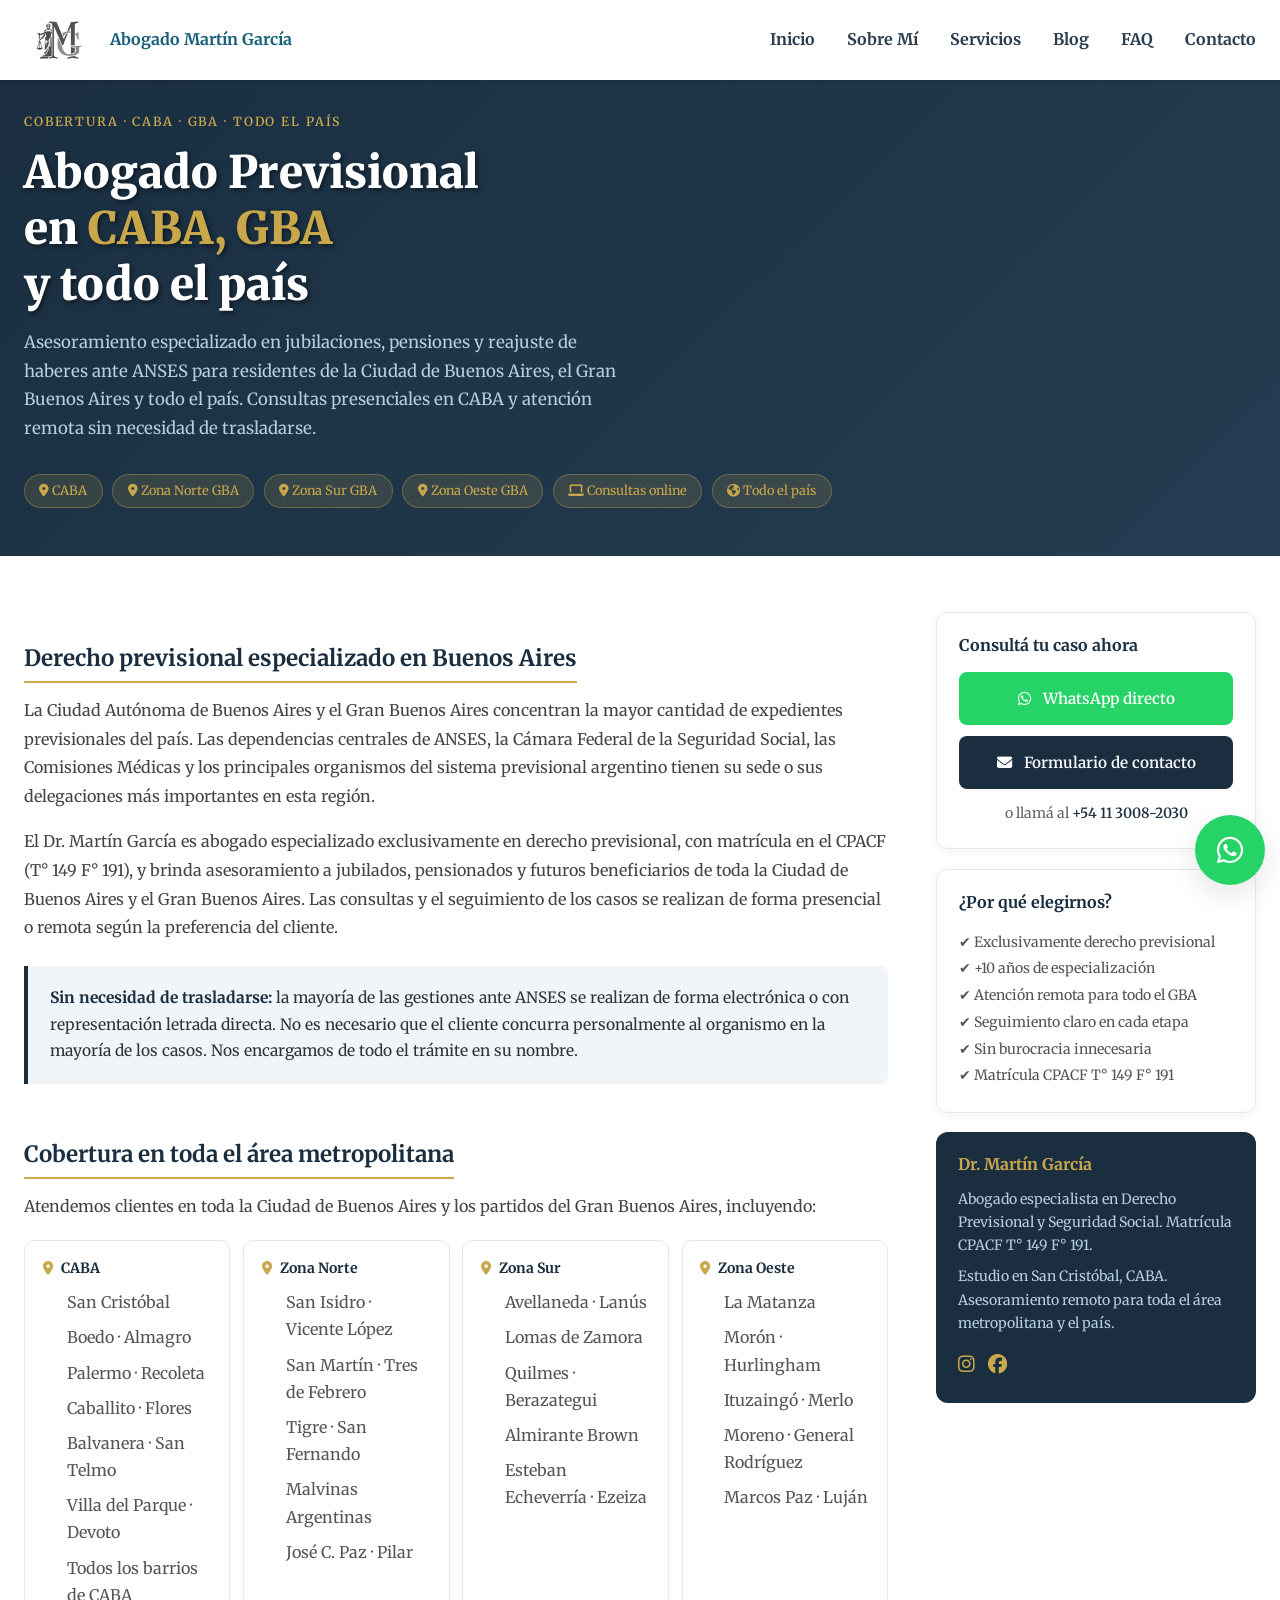
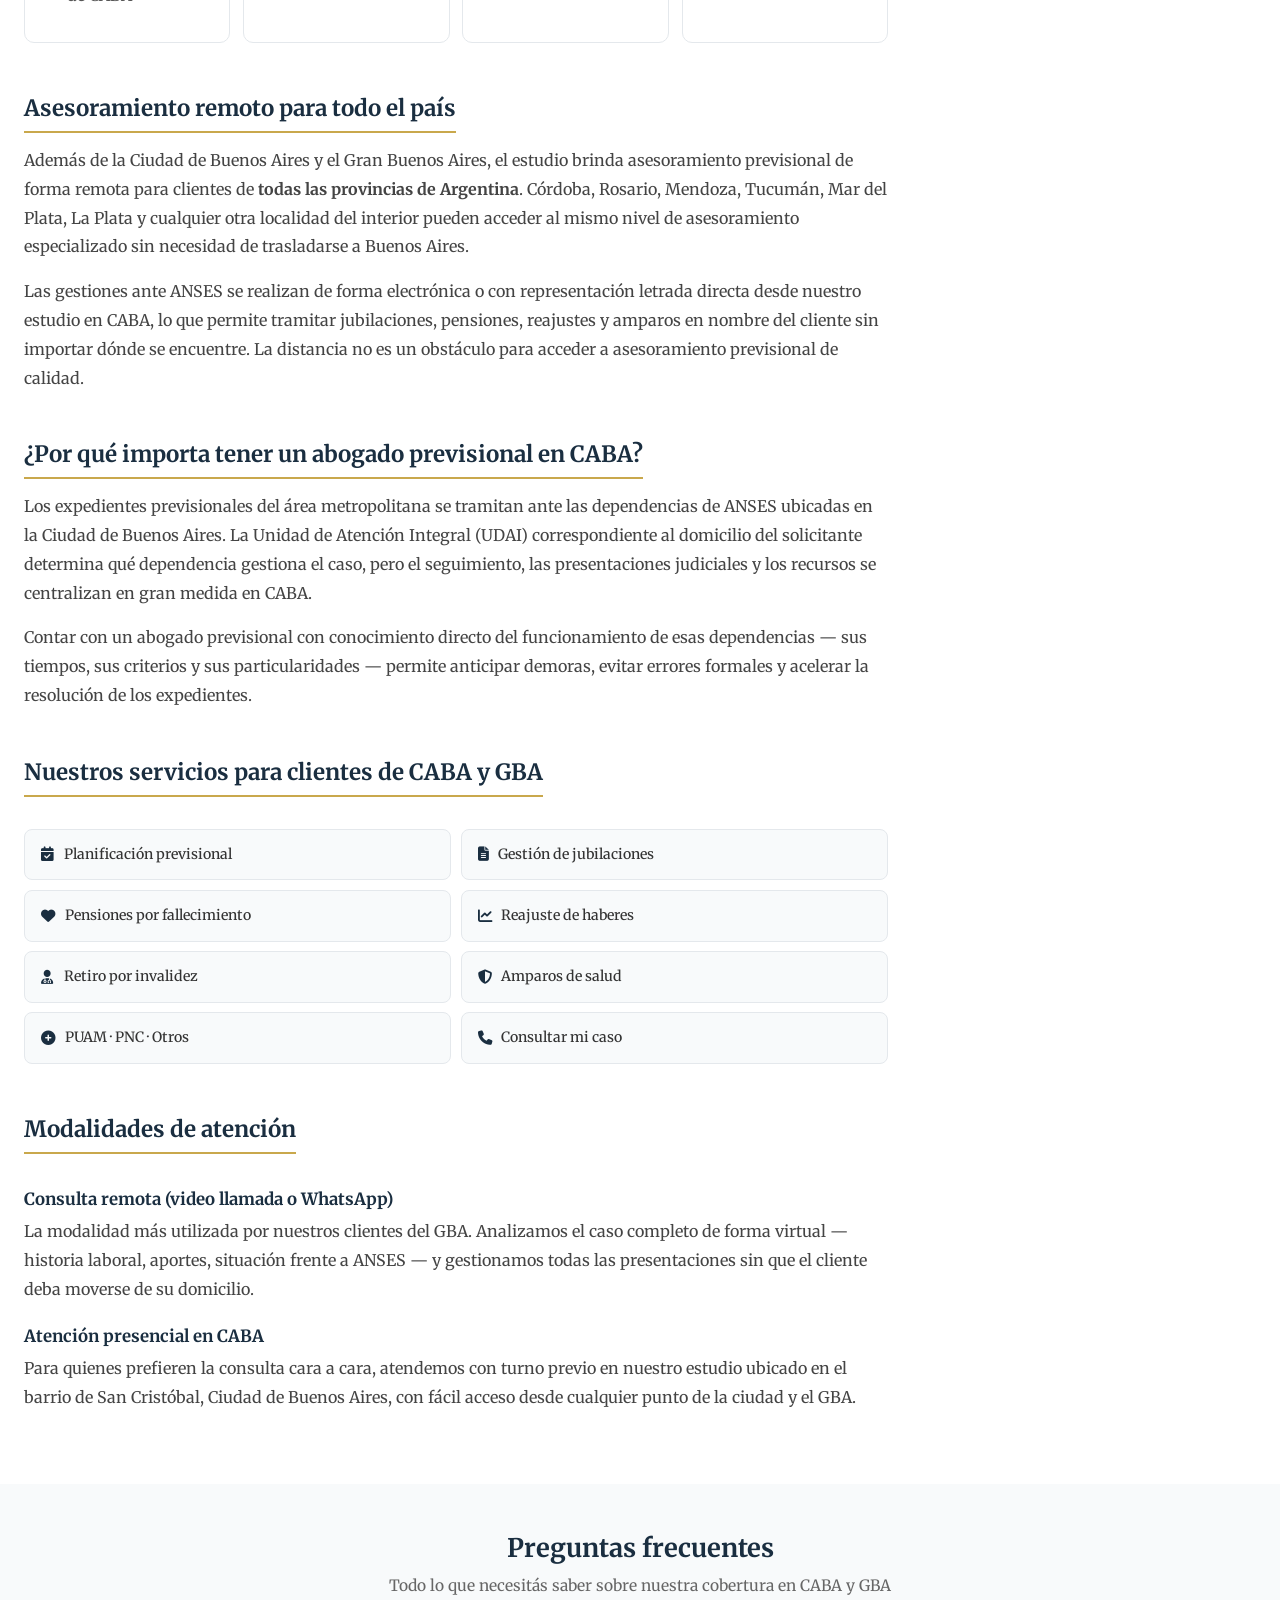
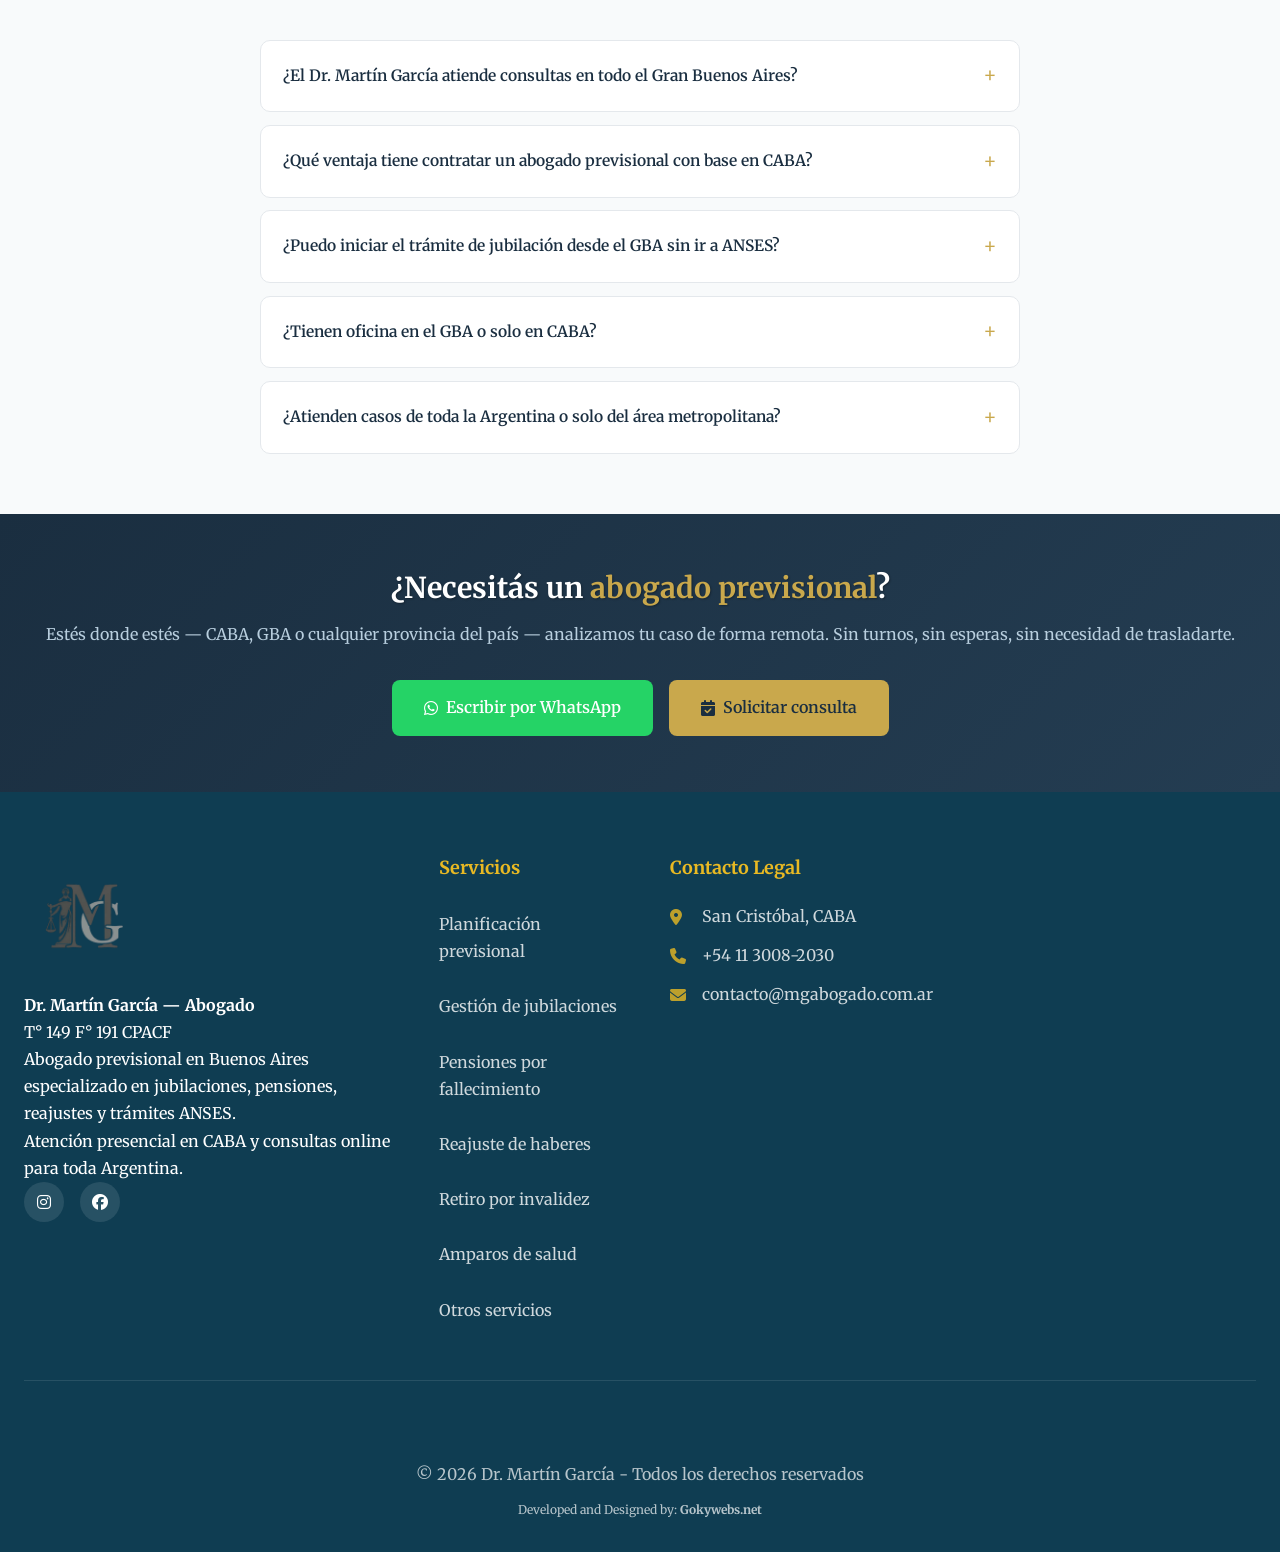
<file: abogado-previsional-buenos-aires.html>
<!DOCTYPE html>
<html lang="es">
<head>
    <!-- Google Tag Manager -->
    <script>(function(w,d,s,l,i){w[l]=w[l]||[];w[l].push({'gtm.start':new Date().getTime(),event:'gtm.js'});var f=d.getElementsByTagName(s)[0],j=d.createElement(s),dl=l!='dataLayer'?'&l='+l:'';j.async=true;j.src='https://www.googletagmanager.com/gtm.js?id='+i+dl;f.parentNode.insertBefore(j,f);})(window,document,'script','dataLayer','GTM-MPMJT2L8');</script>
    <!-- End Google Tag Manager -->

    <meta charset="UTF-8">
    <meta name="viewport" content="width=device-width, initial-scale=1.0">

    <title>Abogado Previsional en CABA, GBA y Todo el País | Jubilaciones y ANSES - Dr. Martín García</title>
    <meta name="description" content="Abogado previsional en CABA, Gran Buenos Aires y todo el país de forma remota. Jubilaciones, pensiones, reajuste de haberes y amparos ante ANSES. Dr. Martín García.">
    <meta name="keywords" content="abogado previsional CABA, abogado previsional Buenos Aires, abogado previsional GBA, abogado jubilaciones Buenos Aires, abogado ANSES CABA, abogado previsional zona norte, abogado previsional zona sur, abogado previsional zona oeste">
    <meta name="author" content="Dr. Martín García">
    <meta name="robots" content="index, follow, max-image-preview:large">
    <meta name="geo.region" content="AR-C">
    <meta name="geo.placename" content="Buenos Aires">
    <meta name="geo.position" content="-34.6174548;-58.4005626">

    <meta property="og:title" content="Abogado Previsional en CABA, GBA y Todo el País | Dr. Martín García">
    <meta property="og:description" content="Especialista en jubilaciones, pensiones y reajuste de haberes ante ANSES. Atención presencial en CABA y consultas online para todo el Gran Buenos Aires.">
    <meta property="og:type" content="website">
    <meta property="og:url" content="https://mgabogado.com.ar/abogado-previsional-buenos-aires">
    <meta property="og:locale" content="es_AR">

    <link rel="canonical" href="https://mgabogado.com.ar/abogado-previsional-buenos-aires">
    <link rel="icon" type="image/x-icon" href="images/Logos/Martin Garcia Servicios Legales - Isotipo.ico">
    <link rel="apple-touch-icon" href="images/Logos/Martin Garcia Servicios Legales - Isotipo.png">
    <meta name="theme-color" content="#1A2E40">

    <script type="application/ld+json">
    {
      "@context": "https://schema.org",
      "@type": "LegalService",
      "name": "Dr. Martín García - Abogado Previsional en Buenos Aires",
      "image": "https://mgabogado.com.ar/images/Logos/Martin Garcia Servicios Legales - Isotipo.jpg",
      "url": "https://mgabogado.com.ar",
      "telephone": "+541130082030",
      "address": {
        "@type": "PostalAddress",
        "addressLocality": "Buenos Aires",
        "addressRegion": "CABA",
        "addressCountry": "AR"
      },
      "geo": {
        "@type": "GeoCoordinates",
        "latitude": -34.6174548,
        "longitude": -58.4005626
      },
      "areaServed": [
        {"@type": "City", "name": "Ciudad Autónoma de Buenos Aires"},
        {"@type": "AdministrativeArea", "name": "Gran Buenos Aires"},
        {"@type": "Country", "name": "Argentina"}
      ],
      "serviceType": ["Jubilaciones", "Pensiones", "Reajuste de Haberes", "Amparos de Salud", "Retiro por Invalidez"],
      "priceRange": "$$",
      "sameAs": [
        "https://www.instagram.com/ab.martingarcia/",
        "https://www.facebook.com/AbogadoGarciaMartin/"
      ]
    }
    </script>

    <script type="application/ld+json">
    {
      "@context": "https://schema.org",
      "@type": "FAQPage",
      "mainEntity": [
        {
          "@type": "Question",
          "name": "¿El Dr. Martín García atiende consultas en todo el Gran Buenos Aires?",
          "acceptedAnswer": {
            "@type": "Answer",
            "text": "Sí. Las consultas y el seguimiento de los casos se realizan de forma remota, por lo que atendemos a clientes en toda la Ciudad de Buenos Aires y el Gran Buenos Aires sin necesidad de trasladarse. Para quienes prefieren atención presencial, el estudio está ubicado en San Cristóbal, CABA."
          }
        },
        {
          "@type": "Question",
          "name": "¿Qué ventaja tiene contratar un abogado previsional en CABA para gestionar un trámite ante ANSES?",
          "acceptedAnswer": {
            "@type": "Answer",
            "text": "Los expedientes previsionales se tramitan principalmente ante las dependencias de ANSES en la Ciudad de Buenos Aires, incluyendo la sede central y las UDAI de la región. Contar con un abogado con presencia en CABA permite un seguimiento directo y ágil de los expedientes, reduciendo tiempos y evitando demoras burocráticas."
          }
        },
        {
          "@type": "Question",
          "name": "¿Puedo iniciar el trámite de jubilación desde el Gran Buenos Aires sin ir a ANSES?",
          "acceptedAnswer": {
            "@type": "Answer",
            "text": "Sí. Con patrocinio letrado es posible gestionar gran parte del trámite de forma remota. Nos encargamos de las presentaciones ante ANSES en nombre del cliente, reduciendo al mínimo la necesidad de concurrir personalmente a las dependencias del organismo."
          }
        }
      ]
    }
    </script>

    <link rel="preload" as="image" href="images/Logo.webp">
    <link rel="stylesheet" href="styles.css">
    <link rel="preconnect" href="https://fonts.googleapis.com">
    <link rel="preconnect" href="https://fonts.gstatic.com" crossorigin>
    <link href="https://fonts.googleapis.com/css2?family=Merriweather:wght@300;400;700;900&display=swap" rel="stylesheet" media="print" onload="this.media='all'">
    <link rel="stylesheet" href="https://cdnjs.cloudflare.com/ajax/libs/font-awesome/6.4.0/css/all.min.css" media="print" onload="this.media='all'">

    <style>
        .breadcrumb{background:#f4f6f8;padding:.75rem 0;font-size:.85rem;color:#666}
        .breadcrumb a{color:#1A2E40;text-decoration:none}
        .breadcrumb a:hover{text-decoration:underline}
        .breadcrumb span{margin:0 .4rem;color:#aaa}
        .page-hero{background:linear-gradient(135deg,#1A2E40 0%,#243d52 100%);color:#fff;padding:4rem 0 3rem}
        .page-hero__label{font-size:.78rem;letter-spacing:.15em;text-transform:uppercase;color:#C9A84C;font-weight:600;margin-bottom:.75rem}
        .page-hero__title{font-family:'Merriweather',Georgia,serif;font-size:clamp(1.8rem,4vw,2.8rem);font-weight:900;line-height:1.25;margin-bottom:1rem}
        .page-hero__title em{color:#C9A84C;font-style:normal}
        .page-hero__desc{font-size:1.05rem;line-height:1.7;color:#b8cede;max-width:620px;margin-bottom:2rem}
        .page-hero__badges{display:flex;flex-wrap:wrap;gap:.6rem}
        .badge-item{background:rgba(201,168,76,.15);border:1px solid rgba(201,168,76,.35);color:#C9A84C;font-size:.8rem;padding:.3rem .9rem;border-radius:20px}
        .page-content{padding:3.5rem 0}
        .content-grid{display:grid;grid-template-columns:1fr 320px;gap:3rem;align-items:start}
        @media(max-width:768px){.content-grid{grid-template-columns:1fr}.sidebar{order:-1}}
        .article h2{font-family:'Merriweather',Georgia,serif;font-size:1.4rem;font-weight:700;color:#1A2E40;margin:2rem 0 .8rem;padding-bottom:.5rem;border-bottom:2px solid #C9A84C;display:inline-block}
        .article h3{font-size:1.05rem;font-weight:700;color:#1A2E40;margin:1.4rem 0 .4rem}
        .article p{font-size:1rem;line-height:1.8;color:#444;margin-bottom:1rem}
        .article ul{margin:.5rem 0 1rem 1.2rem;color:#444}
        .article ul li{font-size:1rem;line-height:1.7;margin-bottom:.4rem;padding-left:.3rem}
        .article ul li::marker{color:#C9A84C}

        .info-box{background:#f0f5f9;border-left:4px solid #1A2E40;padding:1.2rem 1.4rem;border-radius:0 8px 8px 0;margin:1.5rem 0}
        .info-box p{margin:0;color:#333;font-size:.97rem;line-height:1.7}
        .info-box strong{color:#1A2E40}

        /* Zonas GBA */
        .zonas-grid{display:grid;grid-template-columns:repeat(auto-fit,minmax(200px,1fr));gap:.8rem;margin:1.2rem 0}
        .zona-card{background:#fff;border:1px solid #e4e8ec;border-radius:10px;padding:1rem 1.1rem}
        .zona-card__title{font-size:.88rem;font-weight:700;color:#1A2E40;margin-bottom:.5rem;display:flex;align-items:center;gap:.5rem}
        .zona-card__title i{color:#C9A84C;font-size:.85rem}
        .zona-card__list{list-style:none;padding:0;margin:0}
        .zona-card__list li{font-size:.83rem;color:#555;line-height:1.8;padding:.05rem 0}

        /* Servicios links */
        .servicios-links{display:grid;grid-template-columns:1fr 1fr;gap:.6rem;margin:1.2rem 0}
        @media(max-width:500px){.servicios-links{grid-template-columns:1fr}}
        .servicio-link{background:#f8fafb;border:1px solid #e4e8ec;border-radius:8px;padding:.8rem 1rem;text-decoration:none;display:flex;align-items:center;gap:.6rem;transition:all .2s}
        .servicio-link:hover{background:#1A2E40;border-color:#1A2E40}
        .servicio-link:hover span{color:#fff}
        .servicio-link:hover i{color:#C9A84C}
        .servicio-link i{color:#1A2E40;font-size:.9rem;flex-shrink:0}
        .servicio-link span{font-size:.88rem;font-weight:500;color:#333}

        .sidebar{display:flex;flex-direction:column;gap:1.2rem;position:sticky;top:100px}
        .sidebar-card{background:#fff;border:1px solid #e4e8ec;border-radius:12px;padding:1.4rem;box-shadow:0 2px 12px rgba(0,0,0,.05)}
        .sidebar-card h4{font-family:'Merriweather',Georgia,serif;font-size:1rem;font-weight:700;color:#1A2E40;margin-bottom:1rem}
        .btn-primary{display:block;background:#1A2E40;color:#fff;text-align:center;padding:.85rem;border-radius:8px;text-decoration:none;font-weight:600;font-size:.95rem;margin-bottom:.7rem;transition:background .2s}
        .btn-primary:hover{background:#243d52}
        .btn-wsp{display:block;background:#25D366;color:#fff;text-align:center;padding:.85rem;border-radius:8px;text-decoration:none;font-weight:600;font-size:.95rem;transition:background .2s}
        .btn-wsp:hover{background:#1ebe5a}
        .btn-wsp i,.btn-primary i{margin-right:.5rem}
        .sidebar-tel{text-align:center;margin-top:.8rem;font-size:.88rem;color:#666}
        .sidebar-tel a{color:#1A2E40;font-weight:600;text-decoration:none}

        .about-card{background:#1A2E40;border-radius:12px;padding:1.4rem;color:#fff}
        .about-card h4{color:#C9A84C;font-family:'Merriweather',Georgia,serif;font-size:1rem;margin-bottom:.8rem}
        .about-card p{font-size:.88rem;color:#b8cede;line-height:1.65;margin-bottom:.5rem}
        .about-card p:last-child{margin-bottom:0}

        .faq-section{padding:3rem 0;background:#f8fafb}
        .faq-section h2{font-family:'Merriweather',Georgia,serif;font-size:1.6rem;color:#1A2E40;margin-bottom:.5rem;text-align:center}
        .faq-subtitle{text-align:center;color:#666;margin-bottom:2.5rem;font-size:.97rem}
        .faq-grid{max-width:760px;margin:0 auto}
        details.faq-item{background:#fff;border:1px solid #e4e8ec;border-radius:10px;margin-bottom:.8rem;overflow:hidden}
        details.faq-item summary{padding:1.1rem 1.4rem;font-weight:600;font-size:.97rem;color:#1A2E40;cursor:pointer;list-style:none;display:flex;justify-content:space-between;align-items:center}
        details.faq-item summary::after{content:'+';font-size:1.3rem;color:#C9A84C;font-weight:300;flex-shrink:0}
        details.faq-item[open] summary::after{content:'−'}
        details.faq-item p{padding:0 1.4rem 1.2rem;font-size:.95rem;color:#555;line-height:1.75;margin:0}

        .cta-section{background:linear-gradient(135deg,#1A2E40,#243d52);color:#fff;padding:3.5rem 0;text-align:center}
        .cta-section h2{font-family:'Merriweather',Georgia,serif;font-size:1.8rem;margin-bottom:.8rem}
        .cta-section h2 em{color:#C9A84C;font-style:normal}
        .cta-section p{color:#b8cede;font-size:1rem;margin-bottom:2rem}
        .cta-buttons{display:flex;gap:1rem;justify-content:center;flex-wrap:wrap}
        .cta-buttons a{padding:.9rem 2rem;border-radius:8px;font-weight:600;font-size:1rem;text-decoration:none;display:inline-flex;align-items:center;gap:.5rem;transition:transform .2s}
        .cta-buttons a:hover{transform:translateY(-2px)}
        .cta-btn-main{background:#C9A84C;color:#1A2E40}
        .cta-btn-wsp{background:#25D366;color:#fff}
    </style>
</head>
<body>
    <noscript><iframe src="https://www.googletagmanager.com/ns.html?id=GTM-MPMJT2L8" height="0" width="0" style="display:none;visibility:hidden"></iframe></noscript>

    <header class="header" id="header">
        <nav class="nav container">
            <div class="nav__brand">
                <img src="images/Logo.webp" alt="Dr. Martín García - Abogado previsional en Buenos Aires" class="nav__logo">
                <span class="nav__name">Abogado Martín García</span>
            </div>
            <div class="nav__menu" id="nav-menu">
                <ul class="nav__list">
                    <li class="nav__item"><a href="index.html#inicio" class="nav__link">Inicio</a></li>
                    <li class="nav__item"><a href="index.html#sobre-mi" class="nav__link">Sobre Mí</a></li>
                    <li class="nav__item"><a href="index.html#servicios" class="nav__link">Servicios</a></li>
                    <li class="nav__item"><a href="https://blog.mgabogado.com.ar" target="_blank" rel="noopener noreferrer" class="nav__link">Blog</a></li>
                    <li class="nav__item"><a href="index.html#faq" class="nav__link">FAQ</a></li>
                    <li class="nav__item"><a href="index.html#contacto" class="nav__link">Contacto</a></li>
                </ul>
                <div class="nav__close" id="nav-close"><i class="fas fa-times"></i></div>
            </div>
            <div class="nav__toggle" id="nav-toggle"><i class="fas fa-bars"></i></div>
        </nav>
    </header>

    <div class="breadcrumb">
        <div class="container">
            <a href="index.html">Inicio</a><span>›</span>
            Abogado Previsional en CABA y GBA
        </div>
    </div>

    <section class="page-hero">
        <div class="container">
            <p class="page-hero__label">Cobertura · CABA · GBA · Todo el País</p>
             <h1 class="page-hero__title" style="color: #ffffff; text-shadow: 2px 2px 4px rgba(0,0,0,0.5);">
                Abogado Previsional<br>en <em>CABA, GBA</em><br>y todo el país
            </h1>
            <p class="page-hero__desc">
                Asesoramiento especializado en jubilaciones, pensiones y reajuste de haberes ante ANSES para residentes de la Ciudad de Buenos Aires, el Gran Buenos Aires y todo el país. Consultas presenciales en CABA y atención remota sin necesidad de trasladarse.
            </p>
            <div class="page-hero__badges">
                <span class="badge-item"><i class="fas fa-map-marker-alt"></i> CABA</span>
                <span class="badge-item"><i class="fas fa-map-marker-alt"></i> Zona Norte GBA</span>
                <span class="badge-item"><i class="fas fa-map-marker-alt"></i> Zona Sur GBA</span>
                <span class="badge-item"><i class="fas fa-map-marker-alt"></i> Zona Oeste GBA</span>
                <span class="badge-item"><i class="fas fa-laptop"></i> Consultas online</span>
                <span class="badge-item"><i class="fas fa-globe-americas"></i> Todo el país</span>
            </div>
        </div>
    </section>

    <section class="page-content">
        <div class="container">
            <div class="content-grid">

                <article class="article">

                    <h2>Derecho previsional especializado en Buenos Aires</h2>
                    <p>
                        La Ciudad Autónoma de Buenos Aires y el Gran Buenos Aires concentran la mayor cantidad de expedientes previsionales del país. Las dependencias centrales de ANSES, la Cámara Federal de la Seguridad Social, las Comisiones Médicas y los principales organismos del sistema previsional argentino tienen su sede o sus delegaciones más importantes en esta región.
                    </p>
                    <p>
                        El Dr. Martín García es abogado especializado exclusivamente en derecho previsional, con matrícula en el CPACF (T° 149 F° 191), y brinda asesoramiento a jubilados, pensionados y futuros beneficiarios de toda la Ciudad de Buenos Aires y el Gran Buenos Aires. Las consultas y el seguimiento de los casos se realizan de forma presencial o remota según la preferencia del cliente.
                    </p>

                    <div class="info-box">
                        <p><strong>Sin necesidad de trasladarse:</strong> la mayoría de las gestiones ante ANSES se realizan de forma electrónica o con representación letrada directa. No es necesario que el cliente concurra personalmente al organismo en la mayoría de los casos. Nos encargamos de todo el trámite en su nombre.</p>
                    </div>

                    <h2>Cobertura en toda el área metropolitana</h2>
                    <p>Atendemos clientes en toda la Ciudad de Buenos Aires y los partidos del Gran Buenos Aires, incluyendo:</p>

                    <div class="zonas-grid">
                        <div class="zona-card">
                            <div class="zona-card__title"><i class="fas fa-map-marker-alt"></i> CABA</div>
                            <ul class="zona-card__list">
                                <li>San Cristóbal</li>
                                <li>Boedo · Almagro</li>
                                <li>Palermo · Recoleta</li>
                                <li>Caballito · Flores</li>
                                <li>Balvanera · San Telmo</li>
                                <li>Villa del Parque · Devoto</li>
                                <li>Todos los barrios de CABA</li>
                            </ul>
                        </div>
                        <div class="zona-card">
                            <div class="zona-card__title"><i class="fas fa-map-marker-alt"></i> Zona Norte</div>
                            <ul class="zona-card__list">
                                <li>San Isidro · Vicente López</li>
                                <li>San Martín · Tres de Febrero</li>
                                <li>Tigre · San Fernando</li>
                                <li>Malvinas Argentinas</li>
                                <li>José C. Paz · Pilar</li>
                            </ul>
                        </div>
                        <div class="zona-card">
                            <div class="zona-card__title"><i class="fas fa-map-marker-alt"></i> Zona Sur</div>
                            <ul class="zona-card__list">
                                <li>Avellaneda · Lanús</li>
                                <li>Lomas de Zamora</li>
                                <li>Quilmes · Berazategui</li>
                                <li>Almirante Brown</li>
                                <li>Esteban Echeverría · Ezeiza</li>
                            </ul>
                        </div>
                        <div class="zona-card">
                            <div class="zona-card__title"><i class="fas fa-map-marker-alt"></i> Zona Oeste</div>
                            <ul class="zona-card__list">
                                <li>La Matanza</li>
                                <li>Morón · Hurlingham</li>
                                <li>Ituzaingó · Merlo</li>
                                <li>Moreno · General Rodríguez</li>
                                <li>Marcos Paz · Luján</li>
                            </ul>
                        </div>
                    </div>

                    <h2>Asesoramiento remoto para todo el país</h2>
                    <p>
                        Además de la Ciudad de Buenos Aires y el Gran Buenos Aires, el estudio brinda asesoramiento previsional de forma remota para clientes de <strong>todas las provincias de Argentina</strong>. Córdoba, Rosario, Mendoza, Tucumán, Mar del Plata, La Plata y cualquier otra localidad del interior pueden acceder al mismo nivel de asesoramiento especializado sin necesidad de trasladarse a Buenos Aires.
                    </p>
                    <p>
                        Las gestiones ante ANSES se realizan de forma electrónica o con representación letrada directa desde nuestro estudio en CABA, lo que permite tramitar jubilaciones, pensiones, reajustes y amparos en nombre del cliente sin importar dónde se encuentre. La distancia no es un obstáculo para acceder a asesoramiento previsional de calidad.
                    </p>

                    <h2>¿Por qué importa tener un abogado previsional en CABA?</h2>
                    <p>
                        Los expedientes previsionales del área metropolitana se tramitan ante las dependencias de ANSES ubicadas en la Ciudad de Buenos Aires. La Unidad de Atención Integral (UDAI) correspondiente al domicilio del solicitante determina qué dependencia gestiona el caso, pero el seguimiento, las presentaciones judiciales y los recursos se centralizan en gran medida en CABA.
                    </p>
                    <p>
                        Contar con un abogado previsional con conocimiento directo del funcionamiento de esas dependencias — sus tiempos, sus criterios y sus particularidades — permite anticipar demoras, evitar errores formales y acelerar la resolución de los expedientes.
                    </p>

                    <h2>Nuestros servicios para clientes de CABA y GBA</h2>
                    <div class="servicios-links">
                        <a href="planificacion-previsional.html" class="servicio-link">
                            <i class="fas fa-calendar-check"></i>
                            <span>Planificación previsional</span>
                        </a>
                        <a href="gestion-jubilaciones.html" class="servicio-link">
                            <i class="fas fa-file-alt"></i>
                            <span>Gestión de jubilaciones</span>
                        </a>
                        <a href="pensiones-por-fallecimiento.html" class="servicio-link">
                            <i class="fas fa-heart"></i>
                            <span>Pensiones por fallecimiento</span>
                        </a>
                        <a href="reajuste-de-haberes.html" class="servicio-link">
                            <i class="fas fa-chart-line"></i>
                            <span>Reajuste de haberes</span>
                        </a>
                        <a href="retiro-por-invalidez.html" class="servicio-link">
                            <i class="fas fa-user-md"></i>
                            <span>Retiro por invalidez</span>
                        </a>
                        <a href="amparos-de-salud.html" class="servicio-link">
                            <i class="fas fa-shield-alt"></i>
                            <span>Amparos de salud</span>
                        </a>
                        <a href="otros-servicios-previsionales.html" class="servicio-link">
                            <i class="fas fa-plus-circle"></i>
                            <span>PUAM · PNC · Otros</span>
                        </a>
                        <a href="index.html#contacto" class="servicio-link">
                            <i class="fas fa-phone"></i>
                            <span>Consultar mi caso</span>
                        </a>
                    </div>

                    <h2>Modalidades de atención</h2>
                    <h3>Consulta remota (video llamada o WhatsApp)</h3>
                    <p>
                        La modalidad más utilizada por nuestros clientes del GBA. Analizamos el caso completo de forma virtual — historia laboral, aportes, situación frente a ANSES — y gestionamos todas las presentaciones sin que el cliente deba moverse de su domicilio.
                    </p>
                    <h3>Atención presencial en CABA</h3>
                    <p>
                        Para quienes prefieren la consulta cara a cara, atendemos con turno previo en nuestro estudio ubicado en el barrio de San Cristóbal, Ciudad de Buenos Aires, con fácil acceso desde cualquier punto de la ciudad y el GBA.
                    </p>

                </article>

                <aside class="sidebar">
                    <div class="sidebar-card">
                        <h4>Consultá tu caso ahora</h4>
                        <a href="https://wa.me/541130082030?text=Hola%20Dr.%20García,%20necesito%20asesoramiento%20previsional" target="_blank" rel="noopener noreferrer" class="btn-wsp">
                            <i class="fab fa-whatsapp"></i> WhatsApp directo
                        </a>
                        <div style="height:.7rem;"></div>
                        <a href="index.html#contacto" class="btn-primary">
                            <i class="fas fa-envelope"></i> Formulario de contacto
                        </a>
                        <p class="sidebar-tel">o llamá al <a href="tel:+541130082030">+54 11 3008-2030</a></p>
                    </div>

                    <div class="sidebar-card">
                        <h4>¿Por qué elegirnos?</h4>
                        <ul style="list-style:none;padding:0;margin:0;font-size:.88rem;color:#555;line-height:1.9;">
                            <li>✔ Exclusivamente derecho previsional</li>
                            <li>✔ +10 años de especialización</li>
                            <li>✔ Atención remota para todo el GBA</li>
                            <li>✔ Seguimiento claro en cada etapa</li>
                            <li>✔ Sin burocracia innecesaria</li>
                            <li>✔ Matrícula CPACF T° 149 F° 191</li>
                        </ul>
                    </div>

                    <div class="about-card">
                        <h4>Dr. Martín García</h4>
                        <p>Abogado especialista en Derecho Previsional y Seguridad Social. Matrícula CPACF T° 149 F° 191.</p>
                        <p>Estudio en San Cristóbal, CABA. Asesoramiento remoto para toda el área metropolitana y el país.</p>
                        <div style="display:flex;gap:.8rem;margin-top:.8rem;">
                            <a href="https://www.instagram.com/ab.martingarcia/" target="_blank" rel="noopener noreferrer" style="color:#C9A84C;font-size:1.2rem;"><i class="fab fa-instagram"></i></a>
                            <a href="https://www.facebook.com/AbogadoGarciaMartin/" target="_blank" rel="noopener noreferrer" style="color:#C9A84C;font-size:1.2rem;"><i class="fab fa-facebook"></i></a>
                        </div>
                    </div>
                </aside>

            </div>
        </div>
    </section>

    <section class="faq-section">
        <div class="container">
            <h2>Preguntas frecuentes</h2>
            <p class="faq-subtitle">Todo lo que necesitás saber sobre nuestra cobertura en CABA y GBA</p>
            <div class="faq-grid">

                <details class="faq-item">
                    <summary>¿El Dr. Martín García atiende consultas en todo el Gran Buenos Aires?</summary>
                    <p>Sí. Las consultas y el seguimiento de los casos se realizan de forma remota, por lo que atendemos a clientes en toda la Ciudad de Buenos Aires y el Gran Buenos Aires sin necesidad de trasladarse. Para quienes prefieren atención presencial, el estudio está ubicado en San Cristóbal, CABA.</p>
                </details>

                <details class="faq-item">
                    <summary>¿Qué ventaja tiene contratar un abogado previsional con base en CABA?</summary>
                    <p>Los expedientes previsionales se tramitan principalmente ante las dependencias de ANSES en la Ciudad de Buenos Aires. Contar con un abogado con conocimiento directo del funcionamiento de esas dependencias permite un seguimiento más ágil y eficiente de los expedientes.</p>
                </details>

                <details class="faq-item">
                    <summary>¿Puedo iniciar el trámite de jubilación desde el GBA sin ir a ANSES?</summary>
                    <p>Sí. Con patrocinio letrado es posible gestionar gran parte del trámite de forma remota. Nos encargamos de las presentaciones ante ANSES en nombre del cliente, reduciendo al mínimo la necesidad de concurrir personalmente al organismo.</p>
                </details>

                <details class="faq-item">
                    <summary>¿Tienen oficina en el GBA o solo en CABA?</summary>
                    <p>El estudio está ubicado en San Cristóbal, CABA. Sin embargo, la gran mayoría de nuestros clientes del Gran Buenos Aires optan por la atención remota, que es igualmente completa y eficiente. No es necesario concurrir a la oficina para gestionar ningún tipo de trámite previsional.</p>
                </details>

                <details class="faq-item">
                    <summary>¿Atienden casos de toda la Argentina o solo del área metropolitana?</summary>
                    <p>Atendemos clientes de todo el país de forma remota. Córdoba, Rosario, Mendoza, Tucumán, Mar del Plata, La Plata y cualquier otra provincia pueden acceder al mismo servicio sin necesidad de viajar a Buenos Aires. Las gestiones ante ANSES se realizan de forma electrónica o con representación letrada directa desde nuestro estudio en CABA.</p>
                </details>

            </div>
        </div>
    </section>

    <section class="cta-section">
        <div class="container">
            <h2 style="color: #ffffff; text-shadow: 1px 1px 2px rgba(0,0,0,0.3);">
    ¿Necesitás un <em>abogado previsional</em>?
</h2>
            <p>Estés donde estés — CABA, GBA o cualquier provincia del país — analizamos tu caso de forma remota. Sin turnos, sin esperas, sin necesidad de trasladarte.</p>
            <div class="cta-buttons">
                <a href="https://wa.me/541130082030?text=Hola%20Dr.%20García,%20quiero%20una%20consulta%20previsional" target="_blank" rel="noopener noreferrer" class="cta-btn-wsp">
                    <i class="fab fa-whatsapp"></i> Escribir por WhatsApp
                </a>
                <a href="index.html#contacto" class="cta-btn-main">
                    <i class="fas fa-calendar-check"></i> Solicitar consulta
                </a>
            </div>
        </div>
    </section>

    <footer class="footer">
        <div class="container">
            <div class="footer__content">
                <div class="footer__brand">
                    <img src="images/Logo.webp" alt="Logo Dr. Martín García" class="footer__logo" loading="lazy">
                    <div class="footer__legal">
                        <p><strong>Dr. Martín García — Abogado</strong></p>
                        <p>T° 149 F° 191 CPACF</p>
                        <p>Abogado previsional en Buenos Aires especializado en jubilaciones, pensiones, reajustes y trámites ANSES.</p>
                        <p>Atención presencial en CABA y consultas online para toda Argentina.</p>
                    </div>
                    <div class="footer__social">
                        <a href="https://www.instagram.com/ab.martingarcia/" target="_blank" rel="noopener noreferrer" class="footer__social-link"><i class="fab fa-instagram"></i></a>
                        <a href="https://www.facebook.com/AbogadoGarciaMartin/" target="_blank" rel="noopener noreferrer" class="footer__social-link"><i class="fab fa-facebook"></i></a>
                    </div>
                </div>
                <div class="footer__links">
                    <h4 class="footer__title">Servicios</h4>
                    <ul class="footer__list">
                        <li><a href="planificacion-previsional.html" class="footer__link">Planificación previsional</a></li>
                        <li><a href="gestion-jubilaciones.html" class="footer__link">Gestión de jubilaciones</a></li>
                        <li><a href="pensiones-por-fallecimiento.html" class="footer__link">Pensiones por fallecimiento</a></li>
                        <li><a href="reajuste-de-haberes.html" class="footer__link">Reajuste de haberes</a></li>
                        <li><a href="retiro-por-invalidez.html" class="footer__link">Retiro por invalidez</a></li>
                        <li><a href="amparos-de-salud.html" class="footer__link">Amparos de salud</a></li>
                        <li><a href="otros-servicios-previsionales.html" class="footer__link">Otros servicios</a></li>
                    </ul>
                </div>
                <div class="footer__contact">
                    <h4 class="footer__title">Contacto Legal</h4>
                    <ul class="footer__list">
                        <li><i class="fas fa-map-marker-alt"></i> San Cristóbal, CABA</li>
                        <li><i class="fas fa-phone"></i> +54 11 3008-2030</li>
                        <li><i class="fas fa-envelope"></i> contacto@mgabogado.com.ar</li>
                    </ul>
                </div>
            </div>
            <div class="footer__bottom">
                <p>© 2026 Dr. Martín García - Todos los derechos reservados</p>
                <p class="footer__signature">Developed and Designed by: <a href="https://www.gokywebs.net" target="_blank" rel="noopener noreferrer">Gokywebs.net</a></p>
            </div>
        </div>
    </footer>

    <a href="https://wa.me/541130082030?text=Hola%20Dr.%20García,%20vi%20su%20página%20y%20quería%20hacer%20una%20consulta%20previsional"
       class="whatsapp-button" target="_blank" rel="noopener noreferrer"
       title="Consultar por WhatsApp" aria-label="WhatsApp Dr. Martín García">
        <i class="fab fa-whatsapp"></i>
    </a>

    <script src="script.js"></script>
</body>
</html>
</file>
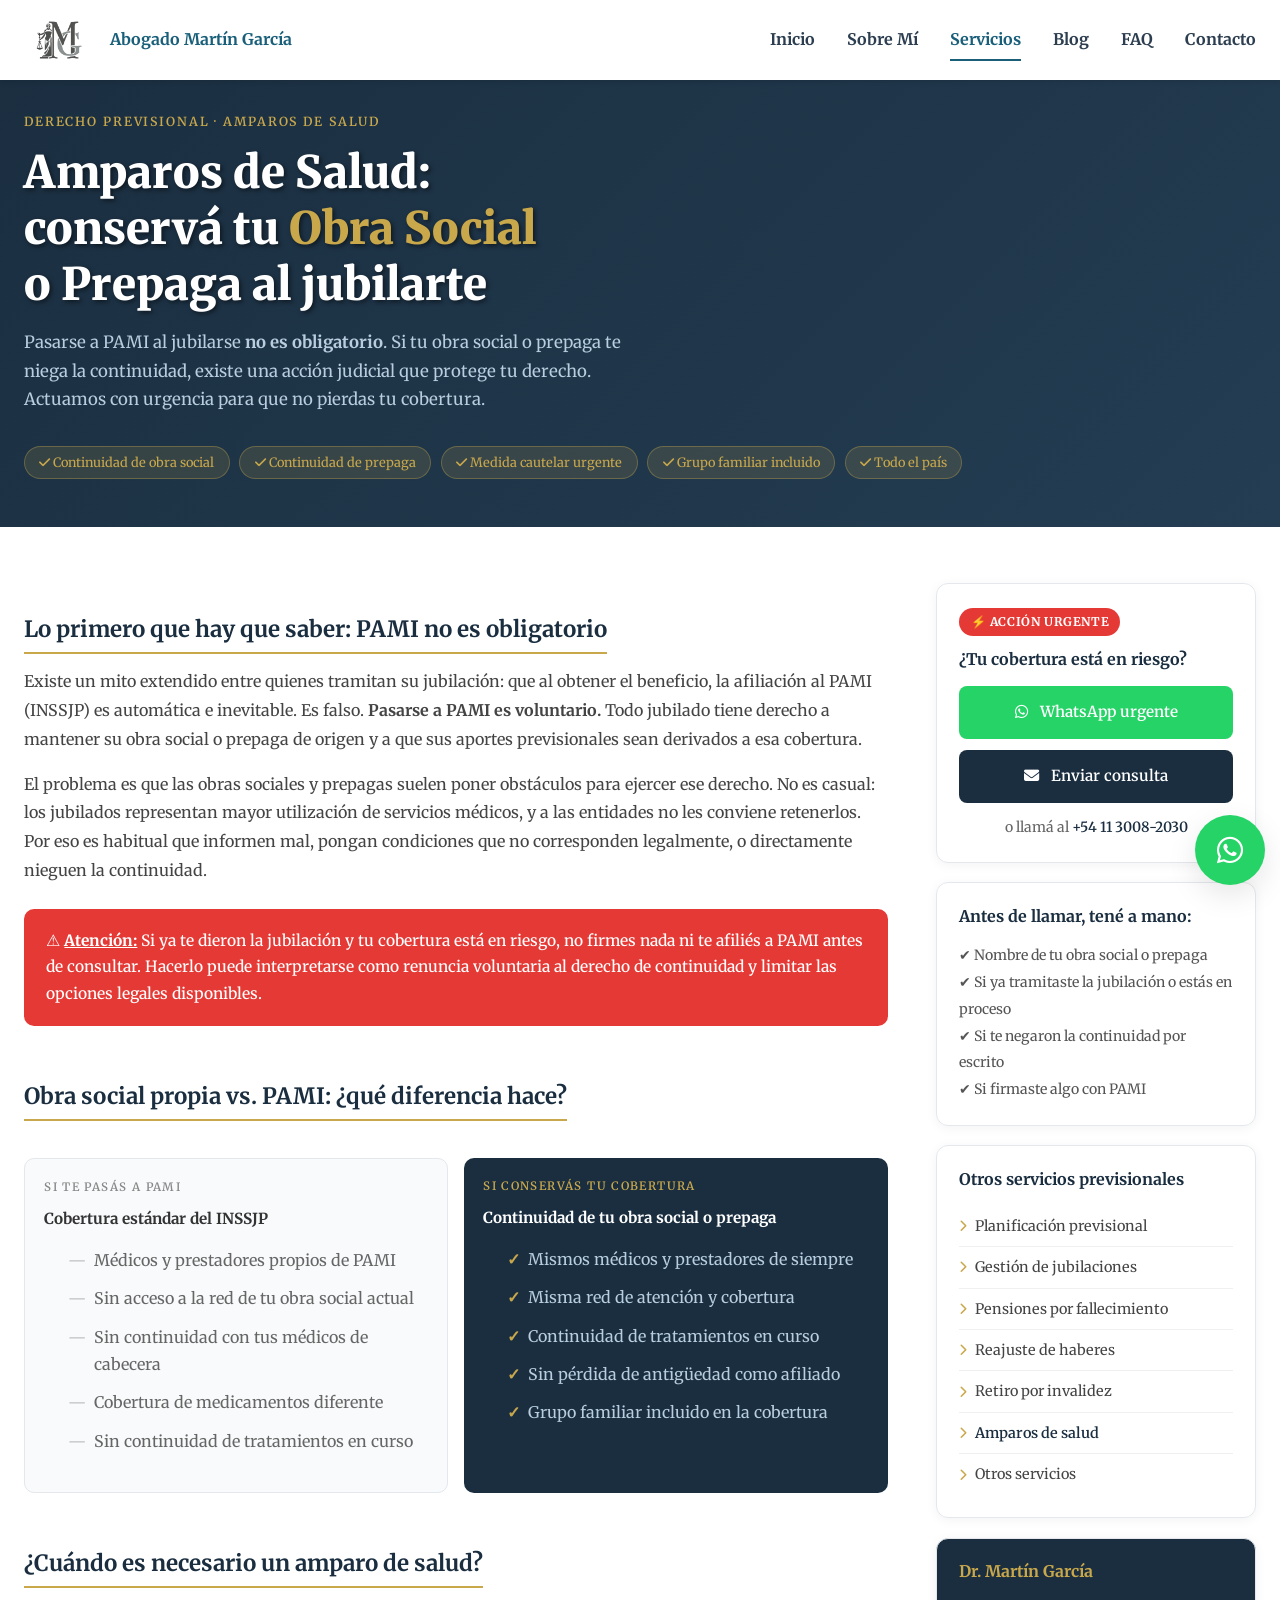
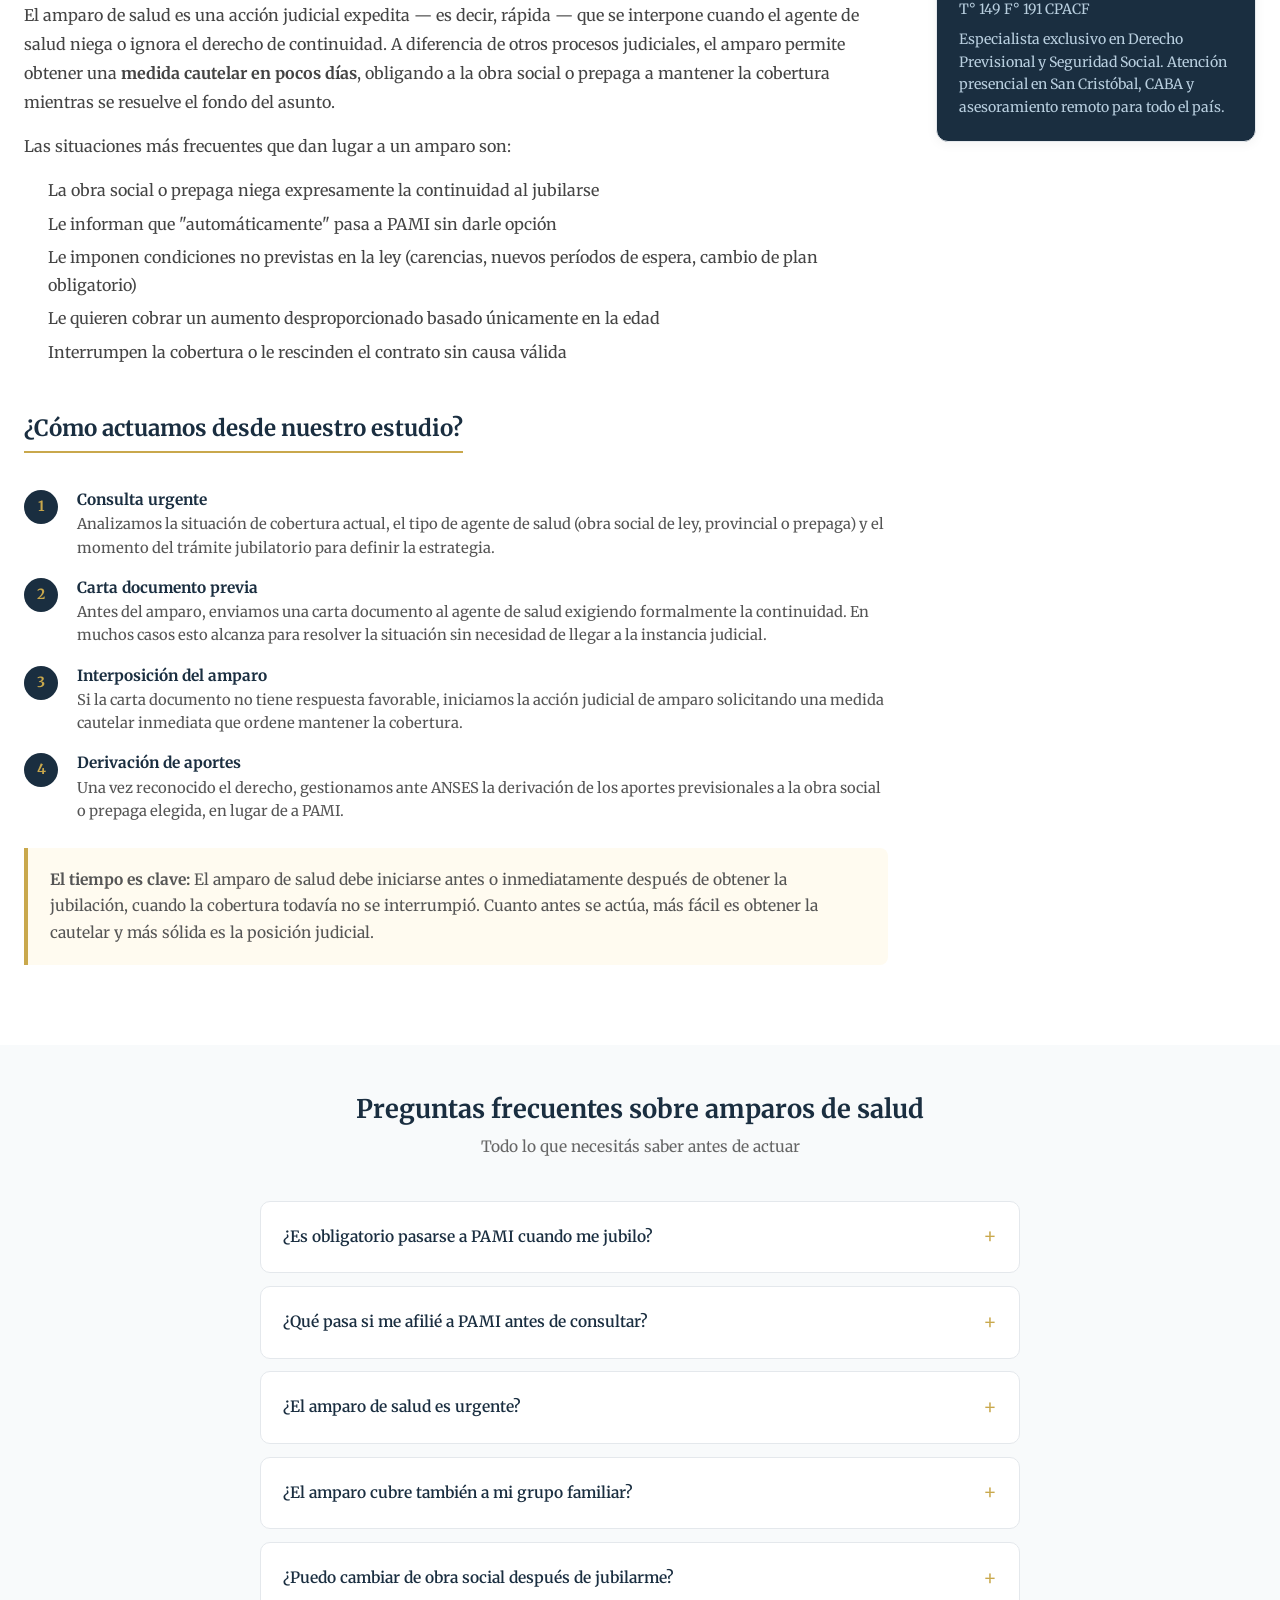
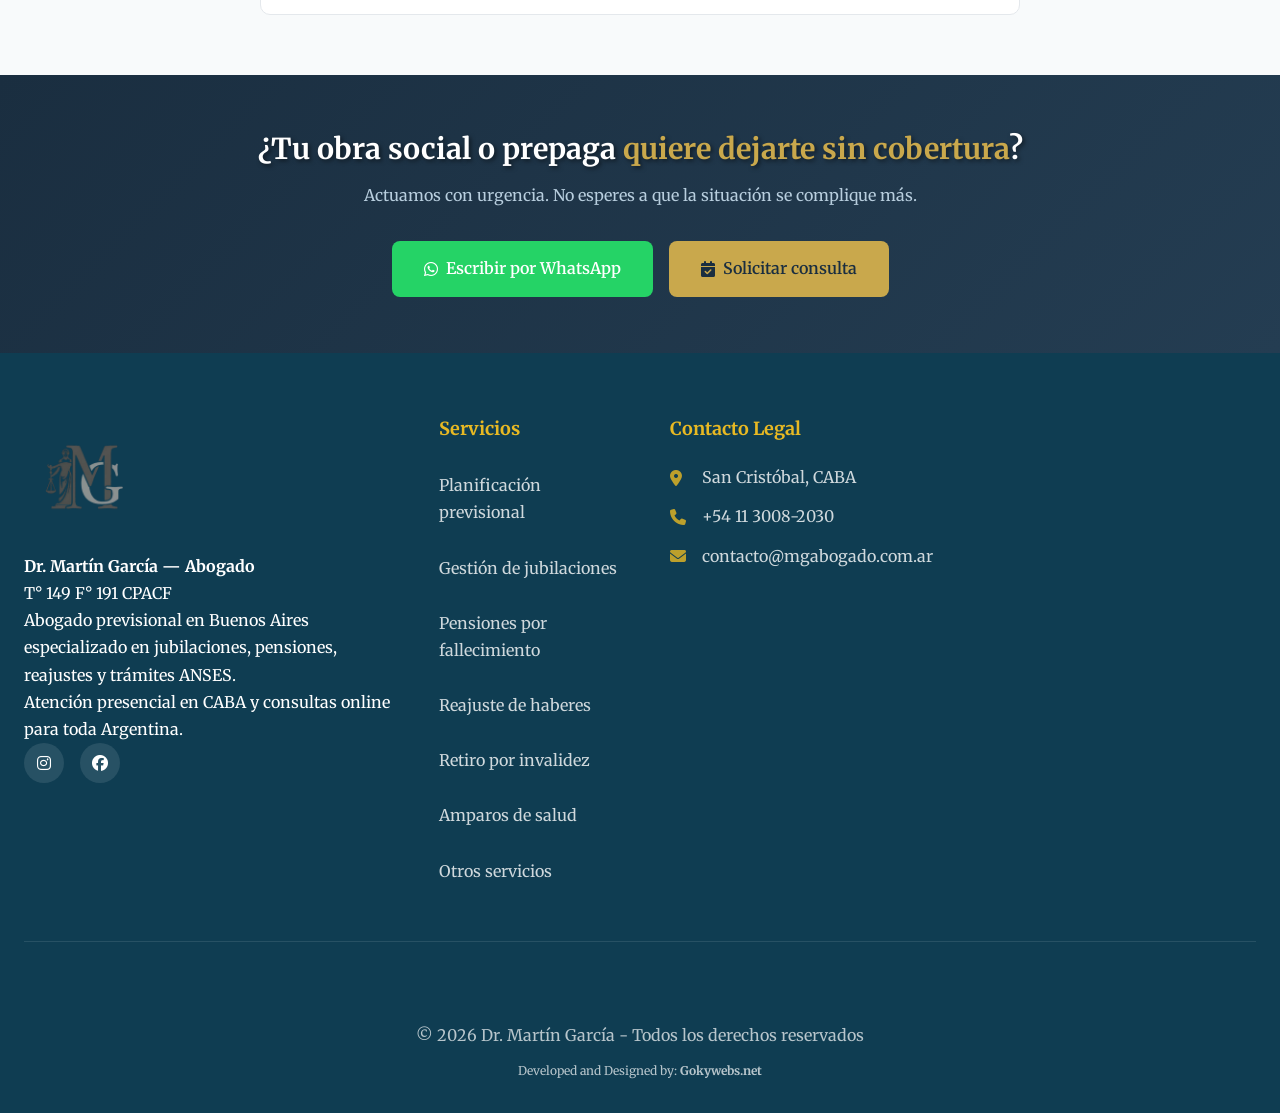
<file: amparos-de-salud.html>
<!DOCTYPE html>
<html lang="es">
<head>
    <!-- Google Tag Manager -->
    <script>(function(w,d,s,l,i){w[l]=w[l]||[];w[l].push({'gtm.start':
    new Date().getTime(),event:'gtm.js'});var f=d.getElementsByTagName(s)[0],
    j=d.createElement(s),dl=l!='dataLayer'?'&l='+l:'';j.async=true;j.src=
    'https://www.googletagmanager.com/gtm.js?id='+i+dl;f.parentNode.insertBefore(j,f);
    })(window,document,'script','dataLayer','GTM-MPMJT2L8');</script>
    <!-- End Google Tag Manager -->

    <meta charset="UTF-8">
    <meta name="viewport" content="width=device-width, initial-scale=1.0">

    <title>Amparo de Salud al Jubilarse | Mantener Obra Social o Prepaga - Dr. Martín García</title>
    <meta name="description" content="¿Te quieren pasar a PAMI obligatoriamente al jubilarte? No es obligatorio. El Dr. Martín García inicia amparos de salud para que conservés tu obra social o prepaga. CABA y todo el país.">
    <meta name="keywords" content="amparo salud jubilacion, mantener obra social jubilacion, no pasarse a PAMI, continuidad obra social jubilados, amparo prepaga jubilacion, abogado amparo salud Buenos Aires, derivacion aportes obra social jubilados">
    <meta name="author" content="Dr. Martín García">
    <meta name="robots" content="index, follow, max-image-preview:large">
    <meta name="geo.region" content="AR-C">
    <meta name="geo.placename" content="Buenos Aires">

    <meta property="og:title" content="Amparo de Salud al Jubilarse | Dr. Martín García - Abogado Previsional">
    <meta property="og:description" content="Pasarse a PAMI al jubilarse NO es obligatorio. Interponemos amparos de salud para que conservés tu obra social o prepaga. Actuamos con urgencia.">
    <meta property="og:type" content="website">
    <meta property="og:url" content="https://mgabogado.com.ar/amparos-de-salud">
    <meta property="og:locale" content="es_AR">
    <meta property="og:site_name" content="Dr. Martín García - Abogado Previsional">

    <link rel="canonical" href="https://mgabogado.com.ar/amparos-de-salud">
    <link rel="icon" type="image/x-icon" href="images/Logos/Martin Garcia Servicios Legales - Isotipo.ico">
    <link rel="apple-touch-icon" href="images/Logos/Martin Garcia Servicios Legales - Isotipo.png">
    <meta name="theme-color" content="#1A2E40">

    <script type="application/ld+json">
    {
      "@context": "https://schema.org",
      "@type": "Service",
      "name": "Amparos de Salud para Jubilados",
      "provider": {
        "@type": "LegalService",
        "name": "Dr. Martín García - Abogado Previsional",
        "url": "https://mgabogado.com.ar",
        "telephone": "+541130082030",
        "address": {
          "@type": "PostalAddress",
          "addressLocality": "Buenos Aires",
          "addressRegion": "CABA",
          "addressCountry": "AR"
        }
      },
      "serviceType": "Amparos de Salud — Continuidad de Obra Social o Prepaga al Jubilarse",
      "areaServed": "Argentina",
      "description": "Acciones judiciales de amparo para que los jubilados conserven su obra social o medicina prepaga de origen, evitando el traspaso obligatorio a PAMI."
    }
    </script>

    <script type="application/ld+json">
    {
      "@context": "https://schema.org",
      "@type": "FAQPage",
      "mainEntity": [
        {
          "@type": "Question",
          "name": "¿Es obligatorio pasarse a PAMI cuando me jubilo?",
          "acceptedAnswer": {
            "@type": "Answer",
            "text": "No. Pasarse a PAMI al jubilarse no es obligatorio. La afiliación al INSSJP (PAMI) es voluntaria. Todo jubilado tiene derecho a mantener su obra social o prepaga de origen y derivar sus aportes previsionales a esa cobertura, en lugar de a PAMI. Sin embargo, este derecho suele ser negado o ignorado por los agentes de salud, requiriendo en muchos casos una acción judicial de amparo para hacerlo efectivo."
          }
        },
        {
          "@type": "Question",
          "name": "¿Qué pasa si me afilié voluntariamente a PAMI antes de hacer el amparo?",
          "acceptedAnswer": {
            "@type": "Answer",
            "text": "Si ya firmaste voluntariamente la afiliación a PAMI, las opciones para revertir esa situación son más acotadas. Es fundamental no afiliarse a PAMI antes de consultar con un abogado, ya que hacerlo puede interpretarse como renuncia al derecho de continuidad en la obra social de origen."
          }
        },
        {
          "@type": "Question",
          "name": "¿El amparo de salud es urgente?",
          "acceptedAnswer": {
            "@type": "Answer",
            "text": "Sí. El amparo de salud es una acción judicial expedita que permite obtener una medida cautelar de forma rápida, ordenando al agente de salud mantener la afiliación mientras se sustancia el proceso. La urgencia es clave: cuanto antes se actúa, mejor. Si ya te dieron la jubilación y tu cobertura está en riesgo, hay que moverse de inmediato."
          }
        },
        {
          "@type": "Question",
          "name": "¿El amparo cubre también a mi grupo familiar?",
          "acceptedAnswer": {
            "@type": "Answer",
            "text": "Sí. El derecho de continuidad se extiende al grupo familiar a cargo del jubilado que estaba cubierto por la misma obra social o prepaga durante la etapa activa. El amparo puede incluir a cónyuge, hijos y otras personas a cargo que estaban afiliadas."
          }
        }
      ]
    }
    </script>

    <link rel="preload" as="image" href="images/Logo.webp">
    <link rel="stylesheet" href="styles.css">
    <link rel="preconnect" href="https://fonts.googleapis.com">
    <link rel="preconnect" href="https://fonts.gstatic.com" crossorigin>
    <link href="https://fonts.googleapis.com/css2?family=Merriweather:wght@300;400;700;900&display=swap" rel="stylesheet" media="print" onload="this.media='all'">
    <link rel="stylesheet" href="https://cdnjs.cloudflare.com/ajax/libs/font-awesome/6.4.0/css/all.min.css" media="print" onload="this.media='all'">

    <style>
        .breadcrumb { background:#f4f6f8; padding:.75rem 0; font-size:.85rem; color:#666; }
        .breadcrumb a { color:#1A2E40; text-decoration:none; }
        .breadcrumb a:hover { text-decoration:underline; }
        .breadcrumb span { margin:0 .4rem; color:#aaa; }

        .page-hero { background:linear-gradient(135deg,#1A2E40 0%,#243d52 100%); color:#fff; padding:4rem 0 3rem; }
        .page-hero__label { font-size:.78rem; letter-spacing:.15em; text-transform:uppercase; color:#C9A84C; font-weight:600; margin-bottom:.75rem; }
        .page-hero__title { font-family:'Merriweather',Georgia,serif; font-size:clamp(1.8rem,4vw,2.8rem); font-weight:900; line-height:1.25; margin-bottom:1rem; }
        .page-hero__title em { color:#C9A84C; font-style:normal; }
        .page-hero__desc { font-size:1.05rem; line-height:1.7; color:#b8cede; max-width:620px; margin-bottom:2rem; }
        .page-hero__badges { display:flex; flex-wrap:wrap; gap:.6rem; }
        .badge-item { background:rgba(201,168,76,.15); border:1px solid rgba(201,168,76,.35); color:#C9A84C; font-size:.8rem; padding:.3rem .9rem; border-radius:20px; }

        .page-content { padding:3.5rem 0; }
        .content-grid { display:grid; grid-template-columns:1fr 320px; gap:3rem; align-items:start; }
        @media(max-width:768px){ .content-grid{grid-template-columns:1fr;} .sidebar{order:-1;} }

        .article h2 { font-family:'Merriweather',Georgia,serif; font-size:1.4rem; font-weight:700; color:#1A2E40; margin:2rem 0 .8rem; padding-bottom:.5rem; border-bottom:2px solid #C9A84C; display:inline-block; }
        .article h3 { font-size:1.05rem; font-weight:700; color:#1A2E40; margin:1.5rem 0 .5rem; }
        .article p { font-size:1rem; line-height:1.8; color:#444; margin-bottom:1rem; }
        .article ul { margin:.5rem 0 1rem 1.2rem; color:#444; }
        .article ul li { font-size:1rem; line-height:1.7; margin-bottom:.4rem; padding-left:.3rem; }
        .article ul li::marker { color:#C9A84C; }

        .alerta-box { background:#e53935; border-radius:10px; padding:1.2rem 1.4rem; margin:1.5rem 0; }
        .alerta-box p { margin:0; color:#fff; font-size:.97rem; line-height:1.7; font-weight:500; }
        .alerta-box strong { color:#fff; text-decoration:underline; }

        .info-box { background:#f0f5f9; border-left:4px solid #1A2E40; padding:1.2rem 1.4rem; border-radius:0 8px 8px 0; margin:1.5rem 0; }
        .info-box p { margin:0; color:#333; font-size:.97rem; line-height:1.7; }
        .info-box strong { color:#1A2E40; }
        .warning-box { background:#fffbf0; border-left:4px solid #C9A84C; padding:1.2rem 1.4rem; border-radius:0 8px 8px 0; margin:1.5rem 0; }
        .warning-box p { margin:0; color:#555; font-size:.97rem; line-height:1.7; }

        /* Comparativa PAMI vs Obra social */
        .comparativa { display:grid; grid-template-columns:1fr 1fr; gap:1rem; margin:1.5rem 0; }
        @media(max-width:560px){ .comparativa{grid-template-columns:1fr;} }
        .comp-card { border-radius:10px; padding:1.2rem; }
        .comp-card--pami { background:#f8fafb; border:1px solid #e4e8ec; }
        .comp-card--os { background:#1A2E40; }
        .comp-label { font-size:.72rem; letter-spacing:.12em; text-transform:uppercase; font-weight:600; margin-bottom:.5rem; }
        .comp-card--pami .comp-label { color:#888; }
        .comp-card--os .comp-label { color:#C9A84C; }
        .comp-title { font-family:'Merriweather',Georgia,serif; font-size:.95rem; font-weight:700; margin-bottom:.8rem; }
        .comp-card--pami .comp-title { color:#333; }
        .comp-card--os .comp-title { color:#fff; }
        .comp-list { list-style:none; padding:0; margin:0; }
        .comp-list li { font-size:.88rem; line-height:1.75; padding:.15rem 0; display:flex; gap:.5rem; }
        .comp-card--pami .comp-list li { color:#666; }
        .comp-card--pami .comp-list li::before { content:"—"; color:#bbb; flex-shrink:0; }
        .comp-card--os .comp-list li { color:#b8cede; }
        .comp-card--os .comp-list li::before { content:"✓"; color:#C9A84C; flex-shrink:0; font-weight:700; }

        .steps { margin:1.5rem 0; }
        .step { display:flex; gap:1.2rem; margin-bottom:1.1rem; align-items:flex-start; }
        .step__num { min-width:34px; height:34px; background:#1A2E40; color:#C9A84C; border-radius:50%; display:flex; align-items:center; justify-content:center; font-weight:700; font-size:.88rem; flex-shrink:0; }
        .step__text h4 { font-size:.96rem; font-weight:700; color:#1A2E40; margin-bottom:.2rem; }
        .step__text p { font-size:.92rem; color:#555; line-height:1.6; margin:0; }

        .sidebar { display:flex; flex-direction:column; gap:1.2rem; position:sticky; top:100px; }
        .sidebar-card { background:#fff; border:1px solid #e4e8ec; border-radius:12px; padding:1.4rem; box-shadow:0 2px 12px rgba(0,0,0,.05); }
        .sidebar-card h4 { font-family:'Merriweather',Georgia,serif; font-size:1rem; font-weight:700; color:#1A2E40; margin-bottom:1rem; }
        .sidebar-card .btn-primary { display:block; background:#1A2E40; color:#fff; text-align:center; padding:.85rem; border-radius:8px; text-decoration:none; font-weight:600; font-size:.95rem; margin-bottom:.7rem; transition:background .2s; }
        .sidebar-card .btn-primary:hover { background:#243d52; }
        .sidebar-card .btn-wsp { display:block; background:#25D366; color:#fff; text-align:center; padding:.85rem; border-radius:8px; text-decoration:none; font-weight:600; font-size:.95rem; transition:background .2s; }
        .sidebar-card .btn-wsp:hover { background:#1ebe5a; }
        .sidebar-card .btn-wsp i, .sidebar-card .btn-primary i { margin-right:.5rem; }
        .sidebar-tel { text-align:center; margin-top:.8rem; font-size:.88rem; color:#666; }
        .sidebar-tel a { color:#1A2E40; font-weight:600; text-decoration:none; }
        .urgente-badge { background:#e53935; color:#fff; font-size:.75rem; font-weight:700; padding:.25rem .7rem; border-radius:20px; display:inline-block; margin-bottom:.8rem; letter-spacing:.05em; }

        .services-list { list-style:none; padding:0; margin:0; }
        .services-list li { padding:.5rem 0; border-bottom:1px solid #f0f0f0; font-size:.9rem; }
        .services-list li:last-child { border-bottom:none; }
        .services-list a { color:#444; text-decoration:none; display:flex; align-items:center; gap:.5rem; transition:color .2s; }
        .services-list a:hover { color:#1A2E40; }
        .services-list a i { color:#C9A84C; font-size:.75rem; }
        .services-list li.active a { color:#1A2E40; font-weight:600; }

        .faq-section { padding:3rem 0; background:#f8fafb; }
        .faq-section h2 { font-family:'Merriweather',Georgia,serif; font-size:1.6rem; color:#1A2E40; margin-bottom:.5rem; text-align:center; }
        .faq-subtitle { text-align:center; color:#666; margin-bottom:2.5rem; font-size:.97rem; }
        .faq-grid { max-width:760px; margin:0 auto; }
        details.faq-item { background:#fff; border:1px solid #e4e8ec; border-radius:10px; margin-bottom:.8rem; overflow:hidden; }
        details.faq-item summary { padding:1.1rem 1.4rem; font-weight:600; font-size:.97rem; color:#1A2E40; cursor:pointer; list-style:none; display:flex; justify-content:space-between; align-items:center; }
        details.faq-item summary::after { content:'+'; font-size:1.3rem; color:#C9A84C; font-weight:300; flex-shrink:0; }
        details.faq-item[open] summary::after { content:'−'; }
        details.faq-item p { padding:0 1.4rem 1.2rem; font-size:.95rem; color:#555; line-height:1.75; margin:0; }

        .cta-section { background:linear-gradient(135deg,#1A2E40,#243d52); color:#fff; padding:3.5rem 0; text-align:center; }
        .cta-section h2 { font-family:'Merriweather',Georgia,serif; font-size:1.8rem; margin-bottom:.8rem; }
        .cta-section h2 em { color:#C9A84C; font-style:normal; }
        .cta-section p { color:#b8cede; font-size:1rem; margin-bottom:2rem; }
        .cta-buttons { display:flex; gap:1rem; justify-content:center; flex-wrap:wrap; }
        .cta-buttons a { padding:.9rem 2rem; border-radius:8px; font-weight:600; font-size:1rem; text-decoration:none; display:inline-flex; align-items:center; gap:.5rem; transition:transform .2s; }
        .cta-buttons a:hover { transform:translateY(-2px); }
        .cta-btn-main { background:#C9A84C; color:#1A2E40; }
        .cta-btn-wsp { background:#25D366; color:#fff; }
    </style>
</head>
<body>
    <noscript><iframe src="https://www.googletagmanager.com/ns.html?id=GTM-MPMJT2L8" height="0" width="0" style="display:none;visibility:hidden"></iframe></noscript>

    <header class="header" id="header">
        <nav class="nav container">
            <div class="nav__brand">
                <img src="images/Logo.webp" alt="Dr. Martín García - Abogado previsional en Buenos Aires" class="nav__logo">
                <span class="nav__name">Abogado Martín García</span>
            </div>
            <div class="nav__menu" id="nav-menu">
                <ul class="nav__list">
                    <li class="nav__item"><a href="index.html#inicio" class="nav__link">Inicio</a></li>
                    <li class="nav__item"><a href="index.html#sobre-mi" class="nav__link">Sobre Mí</a></li>
                    <li class="nav__item"><a href="index.html#servicios" class="nav__link active-link">Servicios</a></li>
                    <li class="nav__item"><a href="https://blog.mgabogado.com.ar" target="_blank" rel="noopener noreferrer" class="nav__link">Blog</a></li>
                    <li class="nav__item"><a href="index.html#faq" class="nav__link">FAQ</a></li>
                    <li class="nav__item"><a href="index.html#contacto" class="nav__link">Contacto</a></li>
                </ul>
                <div class="nav__close" id="nav-close"><i class="fas fa-times"></i></div>
            </div>
            <div class="nav__toggle" id="nav-toggle"><i class="fas fa-bars"></i></div>
        </nav>
    </header>

    <div class="breadcrumb">
        <div class="container">
            <a href="index.html">Inicio</a>
            <span>›</span>
            <a href="index.html#servicios">Servicios</a>
            <span>›</span>
            Amparos de Salud
        </div>
    </div>

    <section class="page-hero">
        <div class="container">
            <p class="page-hero__label">Derecho Previsional · Amparos de Salud</p>
            <h1 class="page-hero__title" style="color: #ffffff; text-shadow: 2px 2px 4px rgba(0,0,0,0.5);">
            Amparos de Salud:<br>conservá tu <em>Obra Social</em><br>o Prepaga al jubilarte
        </h1>
            <p class="page-hero__desc">
                Pasarse a PAMI al jubilarse <strong>no es obligatorio</strong>. Si tu obra social o prepaga te niega la continuidad, existe una acción judicial que protege tu derecho. Actuamos con urgencia para que no pierdas tu cobertura.
            </p>
            <div class="page-hero__badges">
                <span class="badge-item"><i class="fas fa-check"></i> Continuidad de obra social</span>
                <span class="badge-item"><i class="fas fa-check"></i> Continuidad de prepaga</span>
                <span class="badge-item"><i class="fas fa-check"></i> Medida cautelar urgente</span>
                <span class="badge-item"><i class="fas fa-check"></i> Grupo familiar incluido</span>
                <span class="badge-item"><i class="fas fa-check"></i> Todo el país</span>
            </div>
        </div>
    </section>

    <section class="page-content">
        <div class="container">
            <div class="content-grid">

                <article class="article">

                    <h2>Lo primero que hay que saber: PAMI no es obligatorio</h2>
                    <p>
                        Existe un mito extendido entre quienes tramitan su jubilación: que al obtener el beneficio, la afiliación al PAMI (INSSJP) es automática e inevitable. Es falso. <strong>Pasarse a PAMI es voluntario.</strong> Todo jubilado tiene derecho a mantener su obra social o prepaga de origen y a que sus aportes previsionales sean derivados a esa cobertura.
                    </p>
                    <p>
                        El problema es que las obras sociales y prepagas suelen poner obstáculos para ejercer ese derecho. No es casual: los jubilados representan mayor utilización de servicios médicos, y a las entidades no les conviene retenerlos. Por eso es habitual que informen mal, pongan condiciones que no corresponden legalmente, o directamente nieguen la continuidad.
                    </p>

                    <div class="alerta-box">
                        <p>⚠ <strong>Atención:</strong> Si ya te dieron la jubilación y tu cobertura está en riesgo, no firmes nada ni te afiliés a PAMI antes de consultar. Hacerlo puede interpretarse como renuncia voluntaria al derecho de continuidad y limitar las opciones legales disponibles.</p>
                    </div>

                    <h2>Obra social propia vs. PAMI: ¿qué diferencia hace?</h2>

                    <div class="comparativa">
                        <div class="comp-card comp-card--pami">
                            <div class="comp-label">Si te pasás a PAMI</div>
                            <div class="comp-title">Cobertura estándar del INSSJP</div>
                            <ul class="comp-list">
                                <li>Médicos y prestadores propios de PAMI</li>
                                <li>Sin acceso a la red de tu obra social actual</li>
                                <li>Sin continuidad con tus médicos de cabecera</li>
                                <li>Cobertura de medicamentos diferente</li>
                                <li>Sin continuidad de tratamientos en curso</li>
                            </ul>
                        </div>
                        <div class="comp-card comp-card--os">
                            <div class="comp-label">Si conservás tu cobertura</div>
                            <div class="comp-title">Continuidad de tu obra social o prepaga</div>
                            <ul class="comp-list">
                                <li>Mismos médicos y prestadores de siempre</li>
                                <li>Misma red de atención y cobertura</li>
                                <li>Continuidad de tratamientos en curso</li>
                                <li>Sin pérdida de antigüedad como afiliado</li>
                                <li>Grupo familiar incluido en la cobertura</li>
                            </ul>
                        </div>
                    </div>

                    <h2>¿Cuándo es necesario un amparo de salud?</h2>
                    <p>
                        El amparo de salud es una acción judicial expedita — es decir, rápida — que se interpone cuando el agente de salud niega o ignora el derecho de continuidad. A diferencia de otros procesos judiciales, el amparo permite obtener una <strong>medida cautelar en pocos días</strong>, obligando a la obra social o prepaga a mantener la cobertura mientras se resuelve el fondo del asunto.
                    </p>
                    <p>Las situaciones más frecuentes que dan lugar a un amparo son:</p>
                    <ul>
                        <li>La obra social o prepaga niega expresamente la continuidad al jubilarse</li>
                        <li>Le informan que "automáticamente" pasa a PAMI sin darle opción</li>
                        <li>Le imponen condiciones no previstas en la ley (carencias, nuevos períodos de espera, cambio de plan obligatorio)</li>
                        <li>Le quieren cobrar un aumento desproporcionado basado únicamente en la edad</li>
                        <li>Interrumpen la cobertura o le rescinden el contrato sin causa válida</li>
                    </ul>

                    <h2>¿Cómo actuamos desde nuestro estudio?</h2>
                    <div class="steps">
                        <div class="step">
                            <div class="step__num">1</div>
                            <div class="step__text">
                                <h4>Consulta urgente</h4>
                                <p>Analizamos la situación de cobertura actual, el tipo de agente de salud (obra social de ley, provincial o prepaga) y el momento del trámite jubilatorio para definir la estrategia.</p>
                            </div>
                        </div>
                        <div class="step">
                            <div class="step__num">2</div>
                            <div class="step__text">
                                <h4>Carta documento previa</h4>
                                <p>Antes del amparo, enviamos una carta documento al agente de salud exigiendo formalmente la continuidad. En muchos casos esto alcanza para resolver la situación sin necesidad de llegar a la instancia judicial.</p>
                            </div>
                        </div>
                        <div class="step">
                            <div class="step__num">3</div>
                            <div class="step__text">
                                <h4>Interposición del amparo</h4>
                                <p>Si la carta documento no tiene respuesta favorable, iniciamos la acción judicial de amparo solicitando una medida cautelar inmediata que ordene mantener la cobertura.</p>
                            </div>
                        </div>
                        <div class="step">
                            <div class="step__num">4</div>
                            <div class="step__text">
                                <h4>Derivación de aportes</h4>
                                <p>Una vez reconocido el derecho, gestionamos ante ANSES la derivación de los aportes previsionales a la obra social o prepaga elegida, en lugar de a PAMI.</p>
                            </div>
                        </div>
                    </div>

                    <div class="warning-box">
                        <p><strong>El tiempo es clave:</strong> El amparo de salud debe iniciarse antes o inmediatamente después de obtener la jubilación, cuando la cobertura todavía no se interrumpió. Cuanto antes se actúa, más fácil es obtener la cautelar y más sólida es la posición judicial.</p>
                    </div>

                </article>

                <aside class="sidebar">
                    <div class="sidebar-card">
                        <div class="urgente-badge">⚡ ACCIÓN URGENTE</div>
                        <h4>¿Tu cobertura está en riesgo?</h4>
                        <a href="https://wa.me/541130082030?text=Hola%20Dr.%20García,%20necesito%20un%20amparo%20de%20salud%20para%20conservar%20mi%20obra%20social%20al%20jubilarme" target="_blank" rel="noopener noreferrer" class="btn-wsp">
                            <i class="fab fa-whatsapp"></i> WhatsApp urgente
                        </a>
                        <div style="height:.7rem;"></div>
                        <a href="index.html#contacto" class="btn-primary">
                            <i class="fas fa-envelope"></i> Enviar consulta
                        </a>
                        <p class="sidebar-tel">o llamá al <a href="tel:+541130082030">+54 11 3008-2030</a></p>
                    </div>

                    <div class="sidebar-card">
                        <h4>Antes de llamar, tené a mano:</h4>
                        <ul style="list-style:none;padding:0;margin:0;font-size:.88rem;color:#555;line-height:1.9;">
                            <li>✔ Nombre de tu obra social o prepaga</li>
                            <li>✔ Si ya tramitaste la jubilación o estás en proceso</li>
                            <li>✔ Si te negaron la continuidad por escrito</li>
                            <li>✔ Si firmaste algo con PAMI</li>
                        </ul>
                    </div>

                    <div class="sidebar-card">
                        <h4>Otros servicios previsionales</h4>
                        <ul class="services-list">
                            <li><a href="planificacion-previsional.html"><i class="fas fa-chevron-right"></i> Planificación previsional</a></li>
                            <li><a href="gestion-jubilaciones.html"><i class="fas fa-chevron-right"></i> Gestión de jubilaciones</a></li>
                            <li><a href="pensiones-por-fallecimiento.html"><i class="fas fa-chevron-right"></i> Pensiones por fallecimiento</a></li>
                            <li><a href="reajuste-de-haberes.html"><i class="fas fa-chevron-right"></i> Reajuste de haberes</a></li>
                            <li><a href="retiro-por-invalidez.html"><i class="fas fa-chevron-right"></i> Retiro por invalidez</a></li>
                            <li class="active"><a href="amparos-de-salud.html"><i class="fas fa-chevron-right"></i> Amparos de salud</a></li>
                            <li><a href="otros-servicios-previsionales.html"><i class="fas fa-chevron-right"></i> Otros servicios</a></li>
                        </ul>
                    </div>

                    <div class="sidebar-card" style="background:#1A2E40;color:#fff;">
                        <h4 style="color:#C9A84C;">Dr. Martín García</h4>
                        <p style="font-size:.88rem;color:#b8cede;line-height:1.6;margin-bottom:.5rem;">T° 149 F° 191 CPACF</p>
                        <p style="font-size:.88rem;color:#b8cede;line-height:1.6;">Especialista exclusivo en Derecho Previsional y Seguridad Social. Atención presencial en San Cristóbal, CABA y asesoramiento remoto para todo el país.</p>
                    </div>
                </aside>

            </div>
        </div>
    </section>

    <section class="faq-section">
        <div class="container">
            <h2>Preguntas frecuentes sobre amparos de salud</h2>
            <p class="faq-subtitle">Todo lo que necesitás saber antes de actuar</p>
            <div class="faq-grid">

                <details class="faq-item">
                    <summary>¿Es obligatorio pasarse a PAMI cuando me jubilo?</summary>
                    <p>No. La afiliación al INSSJP (PAMI) es voluntaria. Todo jubilado tiene derecho a mantener su obra social o prepaga de origen y derivar sus aportes previsionales a esa cobertura. Sin embargo, este derecho suele ser negado por los agentes de salud, requiriendo en muchos casos una acción judicial de amparo para hacerlo efectivo.</p>
                </details>

                <details class="faq-item">
                    <summary>¿Qué pasa si me afilié a PAMI antes de consultar?</summary>
                    <p>Si ya firmaste voluntariamente la afiliación a PAMI, las opciones para revertir esa situación son más acotadas. Es fundamental no afiliarse a PAMI antes de consultar con un abogado, ya que hacerlo puede interpretarse como renuncia al derecho de continuidad en la obra social o prepaga de origen.</p>
                </details>

                <details class="faq-item">
                    <summary>¿El amparo de salud es urgente?</summary>
                    <p>Sí. El amparo permite obtener una medida cautelar rápidamente, ordenando al agente de salud mantener la afiliación mientras se resuelve el proceso. La urgencia es clave: cuanto antes se actúa, más sólida es la posición y más fácil es obtener la cautelar.</p>
                </details>

                <details class="faq-item">
                    <summary>¿El amparo cubre también a mi grupo familiar?</summary>
                    <p>Sí. El derecho de continuidad se extiende al grupo familiar a cargo del jubilado que estaba cubierto por la misma obra social o prepaga durante la etapa activa. El amparo puede incluir a cónyuge, hijos y otras personas a cargo afiliadas.</p>
                </details>

                <details class="faq-item">
                    <summary>¿Puedo cambiar de obra social después de jubilarme?</summary>
                    <p>Sí, existe la posibilidad de opción de cambio de obra social una vez al año, pero el listado de obras sociales que aceptan jubilados es más acotado que durante la etapa activa. Asesoramos sobre las opciones disponibles en cada caso particular.</p>
                </details>

            </div>
        </div>
    </section>
<section class="related-posts-section">

    <div
        id="blog-posts"
        data-label="Amparos de Salud"
        
        data-limit="3">
    </div>

</section>
    <section class="cta-section">
        <div class="container">
           <h2 style="color: #ffffff; text-shadow: 2px 2px 4px rgba(0,0,0,0.5);">
            ¿Tu obra social o prepaga <em>quiere dejarte sin cobertura</em>?
        </h2>
            <p>Actuamos con urgencia. No esperes a que la situación se complique más.</p>
            <div class="cta-buttons">
                <a href="https://wa.me/541130082030?text=Hola%20Dr.%20García,%20necesito%20un%20amparo%20de%20salud%20para%20conservar%20mi%20cobertura%20al%20jubilarme" target="_blank" rel="noopener noreferrer" class="cta-btn-wsp">
                    <i class="fab fa-whatsapp"></i> Escribir por WhatsApp
                </a>
                <a href="index.html#contacto" class="cta-btn-main">
                    <i class="fas fa-calendar-check"></i> Solicitar consulta
                </a>
            </div>
        </div>
    </section>

    <footer class="footer">
        <div class="container">
            <div class="footer__content">
                <div class="footer__brand">
                    <img src="images/Logo.webp" alt="Logo Dr. Martín García" class="footer__logo" loading="lazy">
                    <div class="footer__legal">
                        <p><strong>Dr. Martín García — Abogado</strong></p>
                        <p>T° 149 F° 191 CPACF</p>
                        <p>Abogado previsional en Buenos Aires especializado en jubilaciones, pensiones, reajustes y trámites ANSES.</p>
                        <p>Atención presencial en CABA y consultas online para toda Argentina.</p>
                    </div>
                    <div class="footer__social">
                        <a href="https://www.instagram.com/ab.martingarcia/" target="_blank" rel="noopener noreferrer" class="footer__social-link" title="Instagram"><i class="fab fa-instagram"></i></a>
                        <a href="https://www.facebook.com/AbogadoGarciaMartin/" target="_blank" rel="noopener noreferrer" class="footer__social-link" title="Facebook"><i class="fab fa-facebook"></i></a>
                    </div>
                </div>
                <div class="footer__links">
                    <h4 class="footer__title">Servicios</h4>
                    <ul class="footer__list">
                        <li><a href="planificacion-previsional.html" class="footer__link">Planificación previsional</a></li>
                        <li><a href="gestion-jubilaciones.html" class="footer__link">Gestión de jubilaciones</a></li>
                        <li><a href="pensiones-por-fallecimiento.html" class="footer__link">Pensiones por fallecimiento</a></li>
                        <li><a href="reajuste-de-haberes.html" class="footer__link">Reajuste de haberes</a></li>
                        <li><a href="retiro-por-invalidez.html" class="footer__link">Retiro por invalidez</a></li>
                        <li><a href="amparos-de-salud.html" class="footer__link">Amparos de salud</a></li>
                        <li><a href="otros-servicios-previsionales.html" class="footer__link">Otros servicios</a></li>
                    </ul>
                </div>
                <div class="footer__contact">
                    <h4 class="footer__title">Contacto Legal</h4>
                    <ul class="footer__list">
                        <li><i class="fas fa-map-marker-alt"></i> San Cristóbal, CABA</li>
                        <li><i class="fas fa-phone"></i> +54 11 3008-2030</li>
                        <li><i class="fas fa-envelope"></i> contacto@mgabogado.com.ar</li>
                    </ul>
                </div>
            </div>
            <div class="footer__bottom">
                <p>© 2026 Dr. Martín García - Todos los derechos reservados</p>
                <p class="footer__signature">Developed and Designed by: <a href="https://www.gokywebs.net" target="_blank" rel="noopener noreferrer">Gokywebs.net</a></p>
            </div>
        </div>
    </footer>

    <a href="https://wa.me/541130082030?text=Hola%20Dr.%20García,%20vi%20su%20página%20sobre%20amparos%20de%20salud%20y%20quería%20consultar"
       class="whatsapp-button" target="_blank" rel="noopener noreferrer"
       title="Consultar por WhatsApp" aria-label="WhatsApp Dr. Martín García">
        <i class="fab fa-whatsapp"></i>
    </a>

    <script src="script.js"></script>
    <script src="blog-feed.js"></script>
    <script type="application/ld+json">
        
{
  "@context": "https://schema.org/",
  "@type": "BreadcrumbList",
  "itemListElement": [{
    "@type": "ListItem", "position": 1, "name": "Inicio", "item": "https://mgabogado.com.ar/index.html"
  },{
    "@type": "ListItem", "position": 2, "name": "Servicios", "item": "https://mgabogado.com.ar/index.html#servicios"
  },{
    "@type": "ListItem", "position": 3, "name": "Amparos de Salud", "item": "https://mgabogado.com.ar/amparos-de-salud.html"
  }]
}
</script>
</body>
</html>
</file>
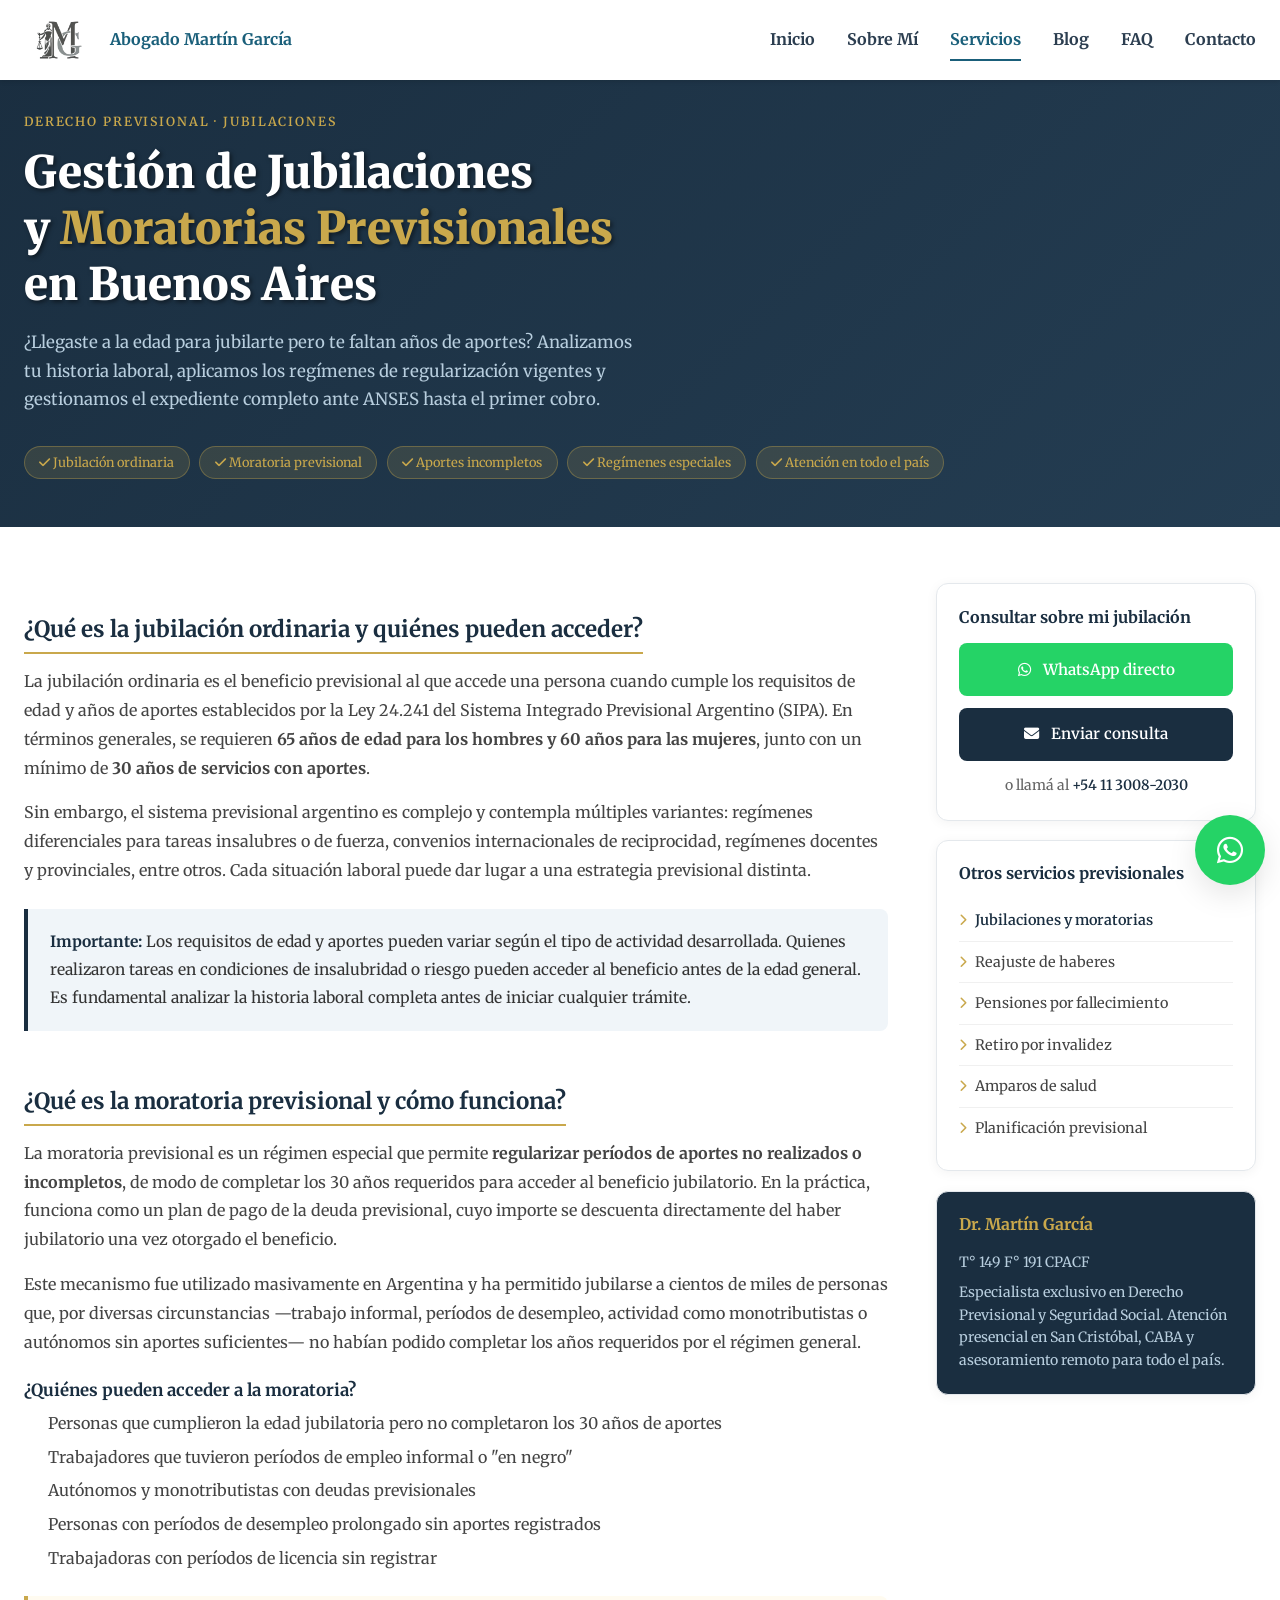
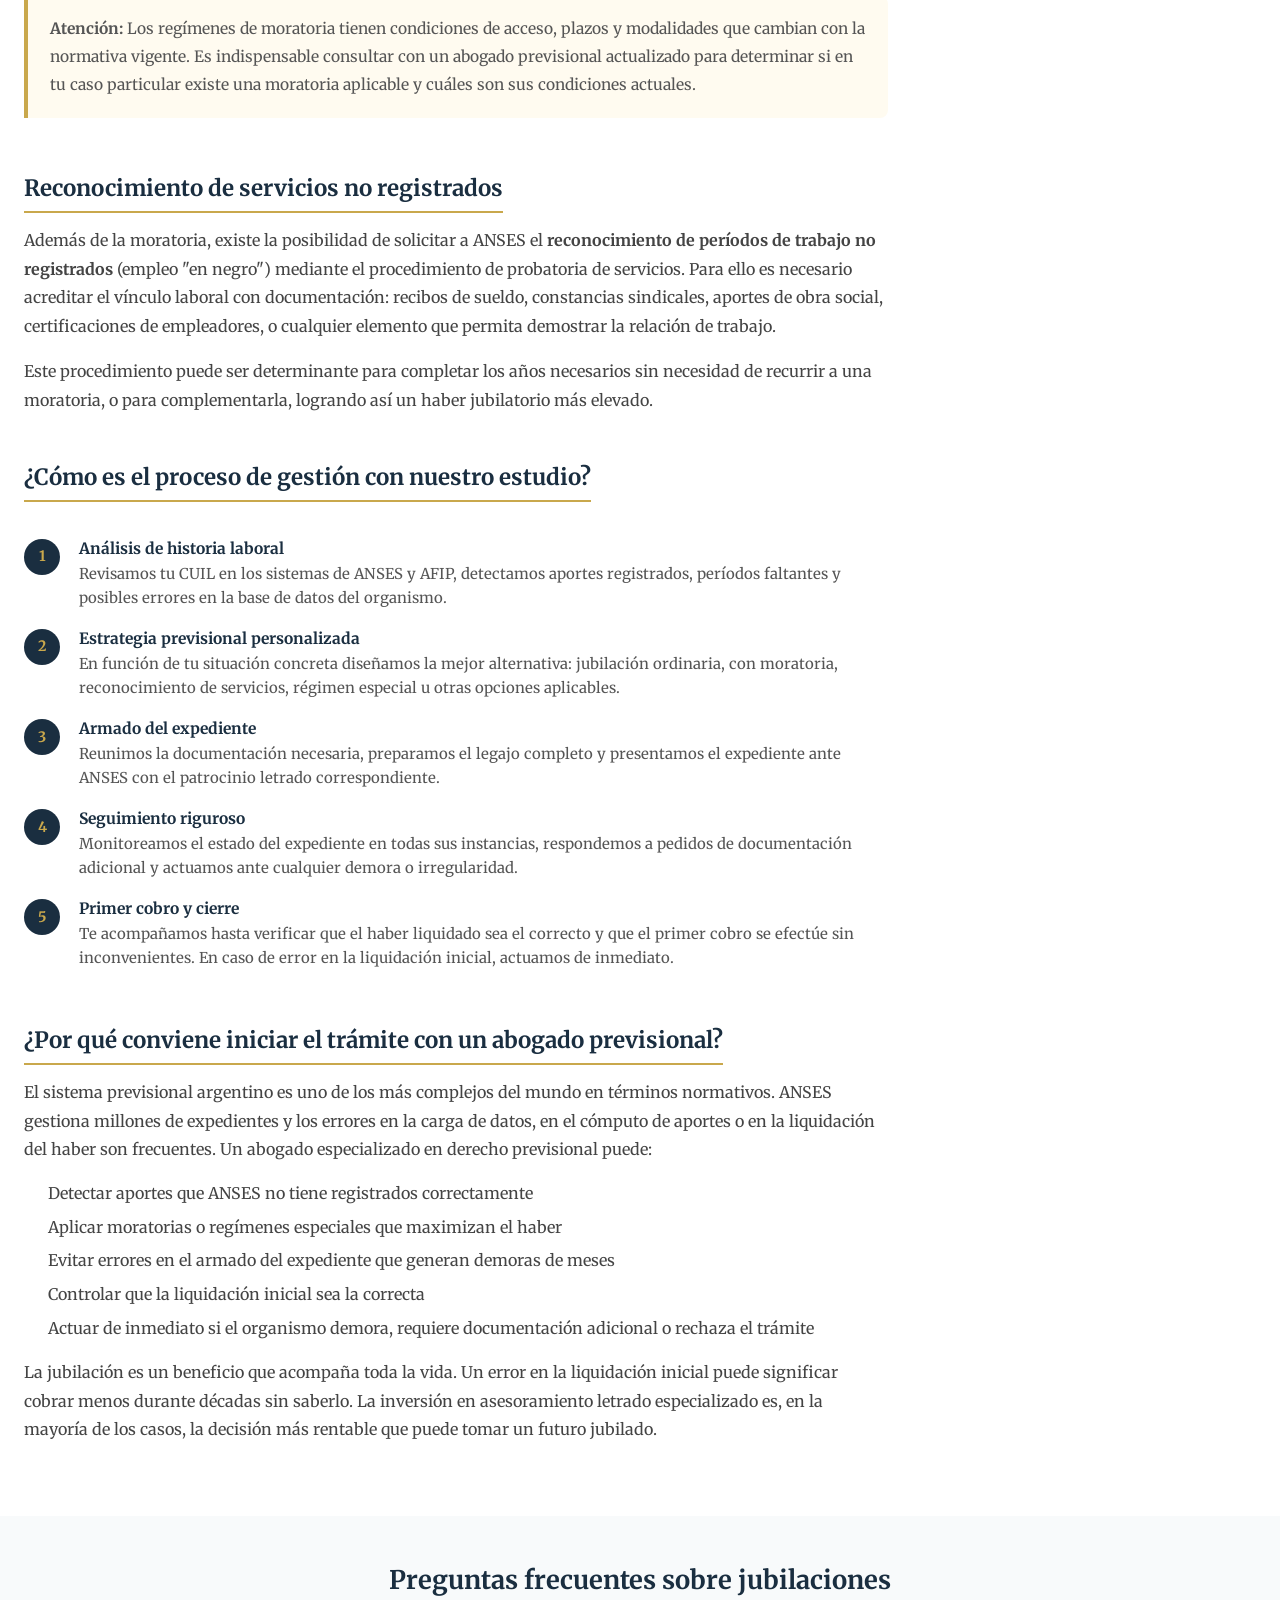
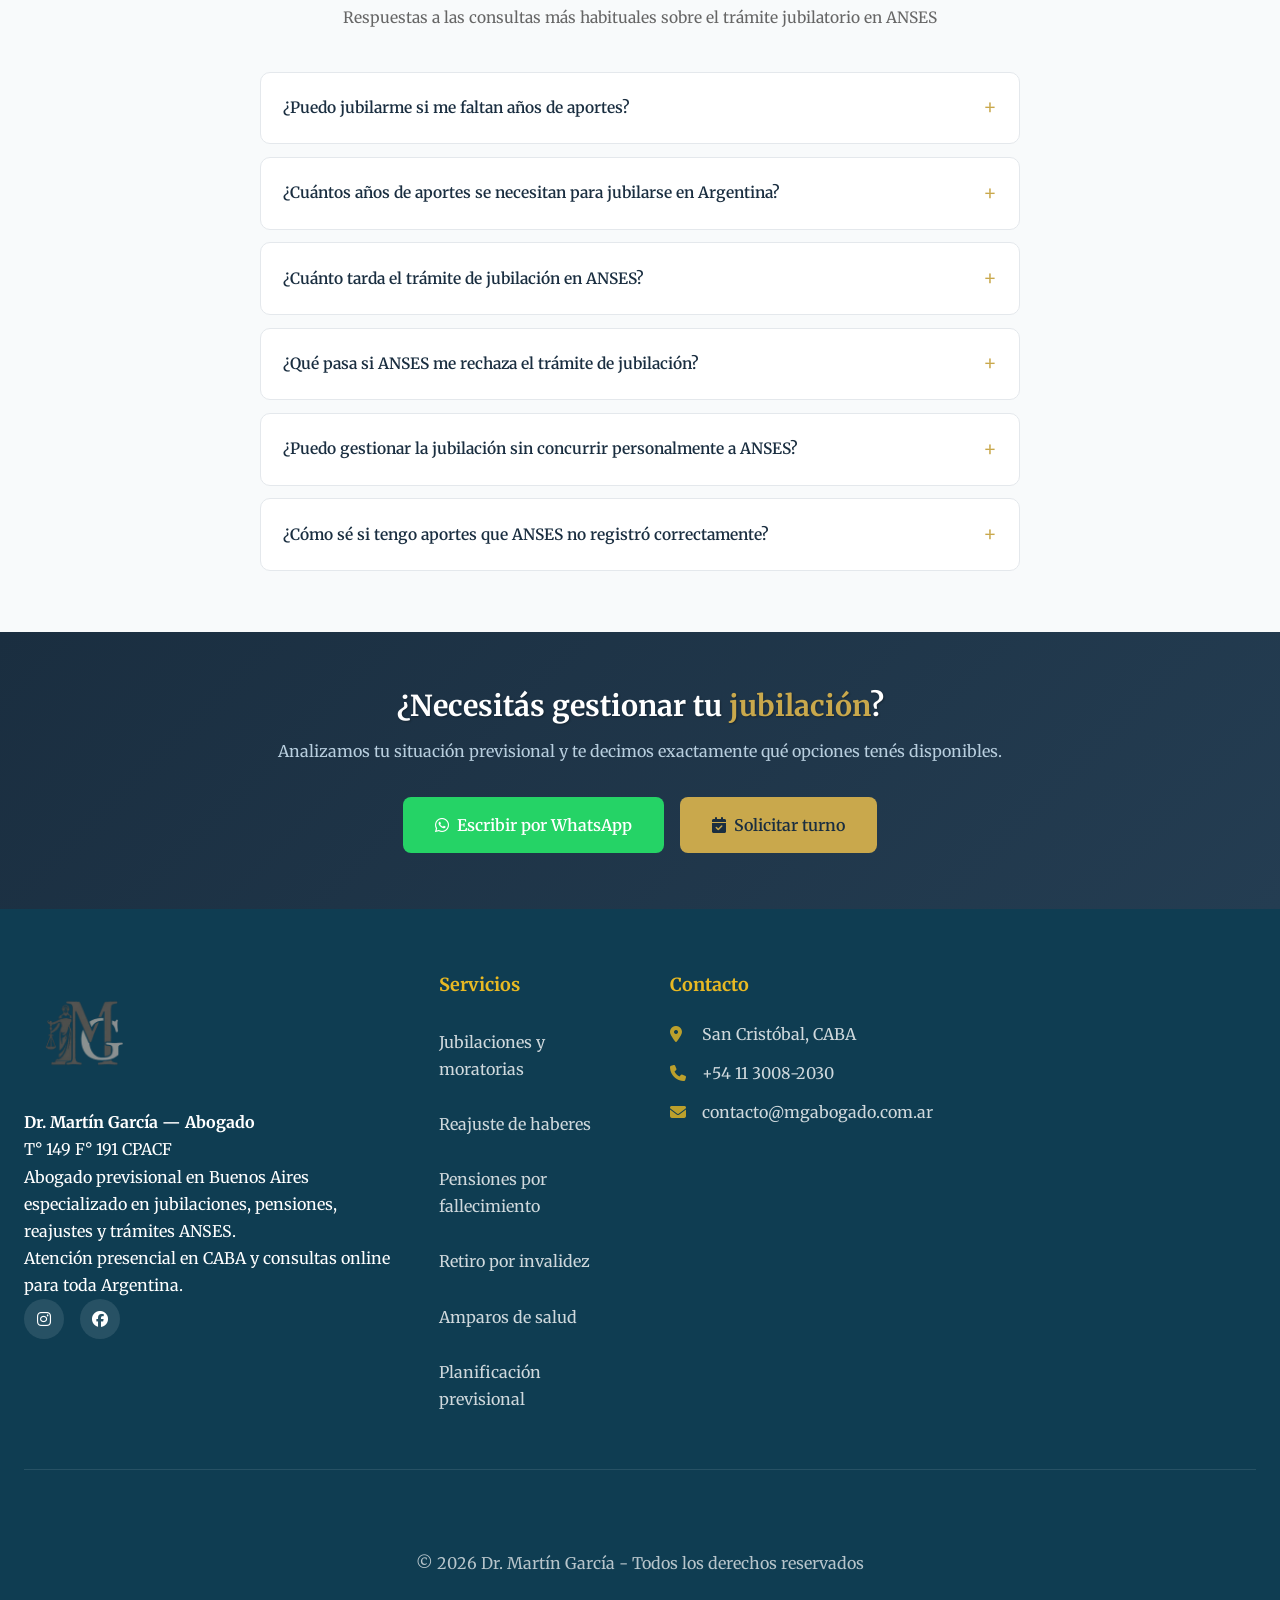
<file: gestion-jubilaciones.html>
<!DOCTYPE html>
<html lang="es">
<head>
     <!-- Google Tag Manager -->
    <script>(function(w,d,s,l,i){w[l]=w[l]||[];w[l].push({'gtm.start':
    new Date().getTime(),event:'gtm.js'});var f=d.getElementsByTagName(s)[0],
    j=d.createElement(s),dl=l!='dataLayer'?'&l='+l:'';j.async=true;j.src=
    'https://www.googletagmanager.com/gtm.js?id='+i+dl;f.parentNode.insertBefore(j,f);
    })(window,document,'script','dataLayer','GTM-MPMJT2L8');</script>
    <!-- End Google Tag Manager -->
    
    <meta charset="UTF-8">
    <meta name="viewport" content="width=device-width, initial-scale=1.0">

    <title>Abogado para Jubilaciones y Moratorias ANSES en Buenos Aires | Dr. Martín García</title>
    <meta name="description" content="¿Llegaste a la edad jubilatoria pero te faltan aportes? El Dr. Martín García, abogado previsional en Buenos Aires, te gestiona la jubilación con moratoria. Atención en CABA y todo el país.">
    <meta name="keywords" content="abogado jubilaciones Buenos Aires, moratoria previsional, jubilación sin aportes, tramitar jubilación ANSES, jubilación con aportes incompletos, abogado previsional CABA, jubilación ordinaria argentina">
    <meta name="author" content="Dr. Martín García">
    <meta name="robots" content="index, follow">
    <meta name="geo.region" content="AR-C">
    <meta name="geo.placename" content="Buenos Aires">

    <meta property="og:title" content="Jubilaciones y Moratorias | Dr. Martín García - Abogado Previsional">
    <meta property="og:description" content="Gestionamos tu jubilación ante ANSES aunque te falten años de aportes. Moratorias, expedientes y seguimiento completo hasta el primer cobro.">
    <meta property="og:type" content="website">
    <meta property="og:url" content="https://mgabogado.com.ar/gestion-jubilaciones">
    <meta property="og:locale" content="es_AR">

    <link rel="canonical" href="https://mgabogado.com.ar/gestion-jubilaciones">
<link rel="alternate" hreflang="es-AR" href="https://mgabogado.com.ar/gestion-jubilaciones">
<link rel="icon" type="image/x-icon" href="images/Logos/Martin Garcia Servicios Legales - Isotipo.ico">

    <script type="application/ld+json">
    {
      "@context": "https://schema.org",
      "@type": "Service",
      "name": "Gestión de Jubilaciones y Moratorias",
      "provider": {
        "@type": "LegalService",
        "name": "Dr. Martín García - Abogado Previsional",
        "url": "https://mgabogado.com.ar",
        "telephone": "+541130082030",
        "address": {
          "@type": "PostalAddress",
          "addressLocality": "Buenos Aires",
          "addressRegion": "CABA",
          "addressCountry": "AR"
        }
      },
      "serviceType": "Jubilaciones y Moratorias Previsionales",
      "areaServed": "Argentina",
      "description": "Asesoramiento y gestión integral de jubilaciones ordinarias y por moratoria ante ANSES para personas con aportes completos o incompletos."
    }
    </script>

    <script type="application/ld+json">
    {
      "@context": "https://schema.org",
      "@type": "FAQPage",
      "mainEntity": [
        {
          "@type": "Question",
          "name": "¿Puedo jubilarme si me faltan años de aportes?",
          "acceptedAnswer": {
            "@type": "Answer",
            "text": "Sí. Existen regímenes de regularización previsional (moratorias) que permiten completar los años de aportes faltantes para acceder al beneficio jubilatorio en ANSES, incluso cuando la historia laboral está incompleta."
          }
        },
        {
          "@type": "Question",
          "name": "¿Cuántos años de aportes se necesitan para jubilarse en Argentina?",
          "acceptedAnswer": {
            "@type": "Answer",
            "text": "El régimen general exige 30 años de aportes y 65 años de edad para los hombres, y 60 años para las mujeres. Sin embargo, existen moratorias y regímenes especiales que permiten acceder al beneficio con menos aportes."
          }
        },
        {
          "@type": "Question",
          "name": "¿Cuánto tarda el trámite de jubilación en ANSES?",
          "acceptedAnswer": {
            "@type": "Answer",
            "text": "El tiempo varía según la complejidad del caso y la carga de trabajo del organismo. En términos generales, los trámites administrativos pueden llevar entre 3 y 12 meses desde el inicio del expediente hasta el primer cobro. Con asesoramiento letrado se minimizan los errores que generan demoras."
          }
        },
        {
          "@type": "Question",
          "name": "¿Qué documentación se necesita para iniciar el trámite de jubilación?",
          "acceptedAnswer": {
            "@type": "Answer",
            "text": "Generalmente se requiere DNI, CUIL, constancia de AFIP con historial de aportes, certificados de servicios de empleadores, y documentación adicional según el tipo de trámite (ordinario, moratoria, régimen especial). En nuestro estudio analizamos cada caso y determinamos exactamente qué documentación reunir."
          }
        },
        {
          "@type": "Question",
          "name": "¿Puedo iniciar el trámite de jubilación sin ir a ANSES personalmente?",
          "acceptedAnswer": {
            "@type": "Answer",
            "text": "Sí. Con patrocinio letrado es posible gestionar gran parte del trámite de forma remota. Nuestro estudio brinda asesoramiento digital para personas en todo el país que no pueden concurrir personalmente a las dependencias de ANSES en CABA."
          }
        }
      ]
    }
    </script>

    <link rel="stylesheet" href="styles.css">
    <link rel="preconnect" href="https://fonts.googleapis.com">
    <link rel="preconnect" href="https://fonts.gstatic.com" crossorigin>
    <link href="https://fonts.googleapis.com/css2?family=Merriweather:wght@300;400;700;900&display=swap" rel="stylesheet" media="print" onload="this.media='all'">
    <link rel="stylesheet" href="https://cdnjs.cloudflare.com/ajax/libs/font-awesome/6.4.0/css/all.min.css" media="print" onload="this.media='all'">

    <style>
        /* ── Breadcrumb ── */
        .breadcrumb {
            background: #f4f6f8;
            padding: 0.75rem 0;
            font-size: 0.85rem;
            color: #666;
        }
        .breadcrumb a { color: var(--color-primary, #1A2E40); text-decoration: none; }
        .breadcrumb a:hover { text-decoration: underline; }
        .breadcrumb span { margin: 0 0.4rem; color: #aaa; }

        /* ── Hero interior ── */
        .page-hero {
            background: linear-gradient(135deg, #1A2E40 0%, #243d52 100%);
            color: #fff;
            padding: 4rem 0 3rem;
        }
        .page-hero__label {
            font-size: 0.78rem;
            letter-spacing: 0.15em;
            text-transform: uppercase;
            color: #C9A84C;
            font-weight: 600;
            margin-bottom: 0.75rem;
        }
        .page-hero__title {
            font-family: 'Merriweather', Georgia, serif;
            font-size: clamp(1.8rem, 4vw, 2.8rem);
            font-weight: 900;
            line-height: 1.25;
            margin-bottom: 1rem;
        }
        .page-hero__title em { color: #C9A84C; font-style: normal; }
        .page-hero__desc {
            font-size: 1.05rem;
            line-height: 1.7;
            color: #b8cede;
            max-width: 620px;
            margin-bottom: 2rem;
        }
        .page-hero__badges { display: flex; flex-wrap: wrap; gap: 0.6rem; }
        .badge-item {
            background: rgba(201,168,76,0.15);
            border: 1px solid rgba(201,168,76,0.35);
            color: #C9A84C;
            font-size: 0.8rem;
            padding: 0.3rem 0.9rem;
            border-radius: 20px;
        }

        /* ── Contenido principal ── */
        .page-content { padding: 3.5rem 0; }
        .content-grid {
            display: grid;
            grid-template-columns: 1fr 320px;
            gap: 3rem;
            align-items: start;
        }
        @media (max-width: 768px) {
            .content-grid { grid-template-columns: 1fr; }
            .sidebar { order: -1; }
        }

        /* ── Texto del artículo ── */
        .article h2 {
            font-family: 'Merriweather', Georgia, serif;
            font-size: 1.4rem;
            font-weight: 700;
            color: #1A2E40;
            margin: 2rem 0 0.8rem;
            padding-bottom: 0.5rem;
            border-bottom: 2px solid #C9A84C;
            display: inline-block;
        }
        .article h3 {
            font-size: 1.05rem;
            font-weight: 700;
            color: #1A2E40;
            margin: 1.5rem 0 0.5rem;
        }
        .article p {
            font-size: 1rem;
            line-height: 1.8;
            color: #444;
            margin-bottom: 1rem;
        }
        .article ul {
            margin: 0.5rem 0 1rem 1.2rem;
            color: #444;
        }
        .article ul li {
            font-size: 1rem;
            line-height: 1.7;
            margin-bottom: 0.4rem;
            padding-left: 0.3rem;
        }
        .article ul li::marker { color: #C9A84C; }

        .info-box {
            background: #f0f5f9;
            border-left: 4px solid #1A2E40;
            padding: 1.2rem 1.4rem;
            border-radius: 0 8px 8px 0;
            margin: 1.5rem 0;
        }
        .info-box p { margin: 0; color: #333; font-size: 0.97rem; }
        .info-box strong { color: #1A2E40; }

        .warning-box {
            background: #fffbf0;
            border-left: 4px solid #C9A84C;
            padding: 1.2rem 1.4rem;
            border-radius: 0 8px 8px 0;
            margin: 1.5rem 0;
        }
        .warning-box p { margin: 0; color: #555; font-size: 0.97rem; }

        /* ── Proceso paso a paso ── */
        .steps { margin: 1.5rem 0; }
        .step {
            display: flex;
            gap: 1.2rem;
            margin-bottom: 1.2rem;
            align-items: flex-start;
        }
        .step__num {
            min-width: 36px;
            height: 36px;
            background: #1A2E40;
            color: #C9A84C;
            border-radius: 50%;
            display: flex;
            align-items: center;
            justify-content: center;
            font-weight: 700;
            font-size: 0.9rem;
            flex-shrink: 0;
        }
        .step__text h4 { font-size: 0.97rem; font-weight: 700; color: #1A2E40; margin-bottom: 0.2rem; }
        .step__text p { font-size: 0.93rem; color: #555; line-height: 1.6; margin: 0; }

        /* ── Sidebar ── */
        .sidebar { display: flex; flex-direction: column; gap: 1.2rem; position: sticky; top: 100px; }
        .sidebar-card {
            background: #fff;
            border: 1px solid #e4e8ec;
            border-radius: 12px;
            padding: 1.4rem;
            box-shadow: 0 2px 12px rgba(0,0,0,0.05);
        }
        .sidebar-card h4 {
            font-family: 'Merriweather', Georgia, serif;
            font-size: 1rem;
            font-weight: 700;
            color: #1A2E40;
            margin-bottom: 1rem;
        }
        .sidebar-card .btn-primary {
            display: block;
            background: #1A2E40;
            color: #fff;
            text-align: center;
            padding: 0.85rem;
            border-radius: 8px;
            text-decoration: none;
            font-weight: 600;
            font-size: 0.95rem;
            margin-bottom: 0.7rem;
            transition: background 0.2s;
        }
        .sidebar-card .btn-primary:hover { background: #243d52; }
        .sidebar-card .btn-wsp {
            display: block;
            background: #25D366;
            color: #fff;
            text-align: center;
            padding: 0.85rem;
            border-radius: 8px;
            text-decoration: none;
            font-weight: 600;
            font-size: 0.95rem;
            transition: background 0.2s;
        }
        .sidebar-card .btn-wsp:hover { background: #1ebe5a; }
        .sidebar-card .btn-wsp i, .sidebar-card .btn-primary i { margin-right: 0.5rem; }
        .sidebar-tel {
            text-align: center;
            margin-top: 0.8rem;
            font-size: 0.88rem;
            color: #666;
        }
        .sidebar-tel a { color: #1A2E40; font-weight: 600; text-decoration: none; }

        .services-list { list-style: none; padding: 0; margin: 0; }
        .services-list li {
            padding: 0.5rem 0;
            border-bottom: 1px solid #f0f0f0;
            font-size: 0.9rem;
        }
        .services-list li:last-child { border-bottom: none; }
        .services-list a {
            color: #444;
            text-decoration: none;
            display: flex;
            align-items: center;
            gap: 0.5rem;
            transition: color 0.2s;
        }
        .services-list a:hover { color: #1A2E40; }
        .services-list a i { color: #C9A84C; font-size: 0.75rem; }
        .services-list li.active a { color: #1A2E40; font-weight: 600; }

        /* ── FAQ ── */
        .faq-section { padding: 3rem 0; background: #f8fafb; }
        .faq-section h2 {
            font-family: 'Merriweather', Georgia, serif;
            font-size: 1.6rem;
            color: #1A2E40;
            margin-bottom: 0.5rem;
            text-align: center;
        }
        .faq-section .faq-subtitle {
            text-align: center;
            color: #666;
            margin-bottom: 2.5rem;
            font-size: 0.97rem;
        }
        .faq-grid { max-width: 760px; margin: 0 auto; }
        details.faq-item {
            background: #fff;
            border: 1px solid #e4e8ec;
            border-radius: 10px;
            margin-bottom: 0.8rem;
            overflow: hidden;
        }
        details.faq-item summary {
            padding: 1.1rem 1.4rem;
            font-weight: 600;
            font-size: 0.97rem;
            color: #1A2E40;
            cursor: pointer;
            list-style: none;
            display: flex;
            justify-content: space-between;
            align-items: center;
        }
        details.faq-item summary::after {
            content: '+';
            font-size: 1.3rem;
            color: #C9A84C;
            font-weight: 300;
            flex-shrink: 0;
        }
        details.faq-item[open] summary::after { content: '−'; }
        details.faq-item p {
            padding: 0 1.4rem 1.2rem;
            font-size: 0.95rem;
            color: #555;
            line-height: 1.75;
            margin: 0;
        }

        /* ── CTA final ── */
        .cta-section {
            background: linear-gradient(135deg, #1A2E40, #243d52);
            color: #fff;
            padding: 3.5rem 0;
            text-align: center;
        }
        .cta-section h2 {
            font-family: 'Merriweather', Georgia, serif;
            font-size: 1.8rem;
            margin-bottom: 0.8rem;
        }
        .cta-section h2 em { color: #C9A84C; font-style: normal; }
        .cta-section p { color: #b8cede; font-size: 1rem; margin-bottom: 2rem; }
        .cta-buttons { display: flex; gap: 1rem; justify-content: center; flex-wrap: wrap; }
        .cta-buttons a {
            padding: 0.9rem 2rem;
            border-radius: 8px;
            font-weight: 600;
            font-size: 1rem;
            text-decoration: none;
            display: inline-flex;
            align-items: center;
            gap: 0.5rem;
            transition: transform 0.2s;
        }
        .cta-buttons a:hover { transform: translateY(-2px); }
        .cta-btn-main { background: #C9A84C; color: #1A2E40; }
        .cta-btn-wsp { background: #25D366; color: #fff; }
    </style>
</head>
<body>
<noscript><iframe src="https://www.googletagmanager.com/ns.html?id=GTM-MPMJT2L8" height="0" width="0" style="display:none;visibility:hidden"></iframe></noscript>

    <!-- HEADER (igual al index) -->
    <header class="header" id="header">
        <nav class="nav container">
            <div class="nav__brand">
                <img src="images/Logo.webp" alt="Dr. Martín García - Abogado previsional en Buenos Aires" class="nav__logo">
                <span class="nav__name">Abogado Martín García</span>
            </div>
            <div class="nav__menu" id="nav-menu">
                <ul class="nav__list">
                    <li class="nav__item"><a href="index.html#inicio" class="nav__link">Inicio</a></li>
                    <li class="nav__item"><a href="index.html#sobre-mi" class="nav__link">Sobre Mí</a></li>
                    <li class="nav__item"><a href="index.html#servicios" class="nav__link active-link">Servicios</a></li>
                    <li class="nav__item"><a href="https://blog.mgabogado.com.ar" target="_blank" rel="noopener noreferrer" class="nav__link">Blog</a></li>
                    <li class="nav__item"><a href="index.html#faq" class="nav__link">FAQ</a></li>
                    <li class="nav__item"><a href="index.html#contacto" class="nav__link">Contacto</a></li>
                </ul>
                <div class="nav__close" id="nav-close"><i class="fas fa-times"></i></div>
            </div>
            <div class="nav__toggle" id="nav-toggle"><i class="fas fa-bars"></i></div>
        </nav>
    </header>

    <!-- BREADCRUMB -->
    <div class="breadcrumb">
        <div class="container">
            <a href="index.html">Inicio</a>
            <span>›</span>
            <a href="index.html#servicios">Servicios</a>
            <span>›</span>
            Jubilaciones y Moratorias
        </div>
    </div>

    <!-- HERO -->
    <section class="page-hero">
        <div class="container">
            <p class="page-hero__label">Derecho Previsional · Jubilaciones</p>
           <h1 class="page-hero__title" style="color: #ffffff; text-shadow: 2px 2px 4px rgba(0,0,0,0.5);">
    Gestión de Jubilaciones<br>y <em>Moratorias Previsionales</em><br>en Buenos Aires
</h1>
            <p class="page-hero__desc">
                ¿Llegaste a la edad para jubilarte pero te faltan años de aportes? Analizamos tu historia laboral, aplicamos los regímenes de regularización vigentes y gestionamos el expediente completo ante ANSES hasta el primer cobro.
            </p>
            <div class="page-hero__badges">
                <span class="badge-item"><i class="fas fa-check"></i> Jubilación ordinaria</span>
                <span class="badge-item"><i class="fas fa-check"></i> Moratoria previsional</span>
                <span class="badge-item"><i class="fas fa-check"></i> Aportes incompletos</span>
                <span class="badge-item"><i class="fas fa-check"></i> Regímenes especiales</span>
                <span class="badge-item"><i class="fas fa-check"></i> Atención en todo el país</span>
            </div>
        </div>
    </section>

    <!-- CONTENIDO PRINCIPAL -->
    <section class="page-content">
        <div class="container">
            <div class="content-grid">

                <!-- ARTÍCULO -->
                <article class="article">

                    <h2>¿Qué es la jubilación ordinaria y quiénes pueden acceder?</h2>
                    <p>
                        La jubilación ordinaria es el beneficio previsional al que accede una persona cuando cumple los requisitos de edad y años de aportes establecidos por la Ley 24.241 del Sistema Integrado Previsional Argentino (SIPA). En términos generales, se requieren <strong>65 años de edad para los hombres y 60 años para las mujeres</strong>, junto con un mínimo de <strong>30 años de servicios con aportes</strong>.
                    </p>
                    <p>
                        Sin embargo, el sistema previsional argentino es complejo y contempla múltiples variantes: regímenes diferenciales para tareas insalubres o de fuerza, convenios internacionales de reciprocidad, regímenes docentes y provinciales, entre otros. Cada situación laboral puede dar lugar a una estrategia previsional distinta.
                    </p>

                    <div class="info-box">
                        <p><strong>Importante:</strong> Los requisitos de edad y aportes pueden variar según el tipo de actividad desarrollada. Quienes realizaron tareas en condiciones de insalubridad o riesgo pueden acceder al beneficio antes de la edad general. Es fundamental analizar la historia laboral completa antes de iniciar cualquier trámite.</p>
                    </div>

                    <h2>¿Qué es la moratoria previsional y cómo funciona?</h2>
                    <p>
                        La moratoria previsional es un régimen especial que permite <strong>regularizar períodos de aportes no realizados o incompletos</strong>, de modo de completar los 30 años requeridos para acceder al beneficio jubilatorio. En la práctica, funciona como un plan de pago de la deuda previsional, cuyo importe se descuenta directamente del haber jubilatorio una vez otorgado el beneficio.
                    </p>
                    <p>
                        Este mecanismo fue utilizado masivamente en Argentina y ha permitido jubilarse a cientos de miles de personas que, por diversas circunstancias —trabajo informal, períodos de desempleo, actividad como monotributistas o autónomos sin aportes suficientes— no habían podido completar los años requeridos por el régimen general.
                    </p>

                    <h3>¿Quiénes pueden acceder a la moratoria?</h3>
                    <ul>
                        <li>Personas que cumplieron la edad jubilatoria pero no completaron los 30 años de aportes</li>
                        <li>Trabajadores que tuvieron períodos de empleo informal o "en negro"</li>
                        <li>Autónomos y monotributistas con deudas previsionales</li>
                        <li>Personas con períodos de desempleo prolongado sin aportes registrados</li>
                        <li>Trabajadoras con períodos de licencia sin registrar</li>
                    </ul>

                    <div class="warning-box">
                        <p><strong>Atención:</strong> Los regímenes de moratoria tienen condiciones de acceso, plazos y modalidades que cambian con la normativa vigente. Es indispensable consultar con un abogado previsional actualizado para determinar si en tu caso particular existe una moratoria aplicable y cuáles son sus condiciones actuales.</p>
                    </div>

                    <h2>Reconocimiento de servicios no registrados</h2>
                    <p>
                        Además de la moratoria, existe la posibilidad de solicitar a ANSES el <strong>reconocimiento de períodos de trabajo no registrados</strong> (empleo "en negro") mediante el procedimiento de probatoria de servicios. Para ello es necesario acreditar el vínculo laboral con documentación: recibos de sueldo, constancias sindicales, aportes de obra social, certificaciones de empleadores, o cualquier elemento que permita demostrar la relación de trabajo.
                    </p>
                    <p>
                        Este procedimiento puede ser determinante para completar los años necesarios sin necesidad de recurrir a una moratoria, o para complementarla, logrando así un haber jubilatorio más elevado.
                    </p>

                    <h2>¿Cómo es el proceso de gestión con nuestro estudio?</h2>
                    <div class="steps">
                        <div class="step">
                            <div class="step__num">1</div>
                            <div class="step__text">
                                <h4>Análisis de historia laboral</h4>
                                <p>Revisamos tu CUIL en los sistemas de ANSES y AFIP, detectamos aportes registrados, períodos faltantes y posibles errores en la base de datos del organismo.</p>
                            </div>
                        </div>
                        <div class="step">
                            <div class="step__num">2</div>
                            <div class="step__text">
                                <h4>Estrategia previsional personalizada</h4>
                                <p>En función de tu situación concreta diseñamos la mejor alternativa: jubilación ordinaria, con moratoria, reconocimiento de servicios, régimen especial u otras opciones aplicables.</p>
                            </div>
                        </div>
                        <div class="step">
                            <div class="step__num">3</div>
                            <div class="step__text">
                                <h4>Armado del expediente</h4>
                                <p>Reunimos la documentación necesaria, preparamos el legajo completo y presentamos el expediente ante ANSES con el patrocinio letrado correspondiente.</p>
                            </div>
                        </div>
                        <div class="step">
                            <div class="step__num">4</div>
                            <div class="step__text">
                                <h4>Seguimiento riguroso</h4>
                                <p>Monitoreamos el estado del expediente en todas sus instancias, respondemos a pedidos de documentación adicional y actuamos ante cualquier demora o irregularidad.</p>
                            </div>
                        </div>
                        <div class="step">
                            <div class="step__num">5</div>
                            <div class="step__text">
                                <h4>Primer cobro y cierre</h4>
                                <p>Te acompañamos hasta verificar que el haber liquidado sea el correcto y que el primer cobro se efectúe sin inconvenientes. En caso de error en la liquidación inicial, actuamos de inmediato.</p>
                            </div>
                        </div>
                    </div>

                    <h2>¿Por qué conviene iniciar el trámite con un abogado previsional?</h2>
                    <p>
                        El sistema previsional argentino es uno de los más complejos del mundo en términos normativos. ANSES gestiona millones de expedientes y los errores en la carga de datos, en el cómputo de aportes o en la liquidación del haber son frecuentes. Un abogado especializado en derecho previsional puede:
                    </p>
                    <ul>
                        <li>Detectar aportes que ANSES no tiene registrados correctamente</li>
                        <li>Aplicar moratorias o regímenes especiales que maximizan el haber</li>
                        <li>Evitar errores en el armado del expediente que generan demoras de meses</li>
                        <li>Controlar que la liquidación inicial sea la correcta</li>
                        <li>Actuar de inmediato si el organismo demora, requiere documentación adicional o rechaza el trámite</li>
                    </ul>
                    <p>
                        La jubilación es un beneficio que acompaña toda la vida. Un error en la liquidación inicial puede significar cobrar menos durante décadas sin saberlo. La inversión en asesoramiento letrado especializado es, en la mayoría de los casos, la decisión más rentable que puede tomar un futuro jubilado.
                    </p>

                </article>

                <!-- SIDEBAR -->
                <aside class="sidebar">
                    <div class="sidebar-card">
                        <h4>Consultar sobre mi jubilación</h4>
                        <a href="https://wa.me/541130082030?text=Hola%20Dr.%20García,%20quiero%20consultar%20sobre%20mi%20jubilación" target="_blank" rel="noopener noreferrer" class="btn-wsp">
                            <i class="fab fa-whatsapp"></i> WhatsApp directo
                        </a>
                        <div style="height:0.7rem;"></div>
                        <a href="index.html#contacto" class="btn-primary">
                            <i class="fas fa-envelope"></i> Enviar consulta
                        </a>
                        <p class="sidebar-tel">
                            o llamá al <a href="tel:+541130082030">+54 11 3008-2030</a>
                        </p>
                    </div>

                    <div class="sidebar-card">
                        <h4>Otros servicios previsionales</h4>
                        <ul class="services-list">
                            <li class="active"><a href="gestion-jubilaciones.html"><i class="fas fa-chevron-right"></i> Jubilaciones y moratorias</a></li>
                            <li><a href="reajuste-de-haberes.html"><i class="fas fa-chevron-right"></i> Reajuste de haberes</a></li>
                            <li><a href="pensiones-por-fallecimiento.html"><i class="fas fa-chevron-right"></i> Pensiones por fallecimiento</a></li>
                            <li><a href="retiro-por-invalidez.html"><i class="fas fa-chevron-right"></i> Retiro por invalidez</a></li>
                            <li><a href="amparos-de-salud.html"><i class="fas fa-chevron-right"></i> Amparos de salud</a></li>
                            <li><a href="planificacion-previsional.html"><i class="fas fa-chevron-right"></i> Planificación previsional</a></li>
                        </ul>
                    </div>

                    <div class="sidebar-card" style="background:#1A2E40;color:#fff;">
                        <h4 style="color:#C9A84C;">Dr. Martín García</h4>
                        <p style="font-size:0.88rem;color:#b8cede;line-height:1.6;margin-bottom:0.5rem;">T° 149 F° 191 CPACF</p>
                        <p style="font-size:0.88rem;color:#b8cede;line-height:1.6;">Especialista exclusivo en Derecho Previsional y Seguridad Social. Atención presencial en San Cristóbal, CABA y asesoramiento remoto para todo el país.</p>
                    </div>
                </aside>

            </div>
        </div>
    </section>

    <!-- FAQ -->
    <section class="faq-section">
        <div class="container">
            <h2>Preguntas frecuentes sobre jubilaciones</h2>
            <p class="faq-subtitle">Respuestas a las consultas más habituales sobre el trámite jubilatorio en ANSES</p>
            <div class="faq-grid">

                <details class="faq-item">
                    <summary>¿Puedo jubilarme si me faltan años de aportes?</summary>
                    <p>Sí. Existen regímenes de regularización previsional (moratorias) que permiten completar los años de aportes faltantes para acceder al beneficio jubilatorio en ANSES, incluso cuando la historia laboral está incompleta. Las condiciones varían según la normativa vigente al momento del trámite.</p>
                </details>

                <details class="faq-item">
                    <summary>¿Cuántos años de aportes se necesitan para jubilarse en Argentina?</summary>
                    <p>El régimen general exige 30 años de aportes y 65 años de edad para los hombres, y 60 años para las mujeres. Sin embargo, existen moratorias y regímenes especiales (docentes, tareas insalubres, convenios internacionales) que pueden modificar estos requisitos según la situación laboral de cada persona.</p>
                </details>

                <details class="faq-item">
                    <summary>¿Cuánto tarda el trámite de jubilación en ANSES?</summary>
                    <p>El tiempo varía según la complejidad del caso. En términos generales, los trámites administrativos pueden llevar entre 3 y 12 meses desde el inicio del expediente hasta el primer cobro. Con patrocinio letrado especializado se minimizan los errores que generan demoras innecesarias.</p>
                </details>

                <details class="faq-item">
                    <summary>¿Qué pasa si ANSES me rechaza el trámite de jubilación?</summary>
                    <p>Si ANSES emite una resolución denegatoria, es posible interponer un recurso administrativo ante la CARSS o iniciar una acción judicial previsional, según los fundamentos del rechazo. En nuestro estudio analizamos cada resolución denegatoria y determinamos la vía más conveniente para revertirla.</p>
                </details>

                <details class="faq-item">
                    <summary>¿Puedo gestionar la jubilación sin concurrir personalmente a ANSES?</summary>
                    <p>Sí. Con patrocinio letrado es posible gestionar gran parte del trámite de forma remota. Nuestro estudio brinda asesoramiento digital completo para personas en todo el país que no pueden concurrir personalmente a las dependencias de ANSES.</p>
                </details>

                <details class="faq-item">
                    <summary>¿Cómo sé si tengo aportes que ANSES no registró correctamente?</summary>
                    <p>Es frecuente que ANSES no tenga registrados correctamente todos los períodos de empleo, especialmente en casos de trabajo informal, cambios de empleador o períodos de actividad como autónomo. A través del análisis de la historia laboral con documentación respaldatoria es posible detectar y reclamar estos períodos ante el organismo.</p>
                </details>

            </div>
        </div>
</section>

<!-- ARTÍCULOS RELACIONADOS -->
<section class="related-posts-section">

    <div
        id="blog-posts"
        data-label="Jubilaciones"
        data-limit="3">
    </div>

</section>
    <!-- CTA FINAL -->
    <section class="cta-section">
        <div class="container">
            <h2 style="color: #ffffff; text-shadow: 1px 1px 2px rgba(0,0,0,0.3);">
    ¿Necesitás gestionar tu <em>jubilación</em>?
</h2>
            <p>Analizamos tu situación previsional y te decimos exactamente qué opciones tenés disponibles.</p>
            <div class="cta-buttons">
                <a href="https://wa.me/541130082030?text=Hola%20Dr.%20García,%20quiero%20consultar%20sobre%20mi%20jubilación" target="_blank" rel="noopener noreferrer" class="cta-btn-wsp">
                    <i class="fab fa-whatsapp"></i> Escribir por WhatsApp
                </a>
                <a href="index.html#contacto" class="cta-btn-main">
                    <i class="fas fa-calendar-check"></i> Solicitar turno
                </a>
            </div>
        </div>
    </section>

    <!-- FOOTER (igual al index) -->
    <footer class="footer">
        <div class="container">
            <div class="footer__content">
                <div class="footer__brand">
                    <img src="images/Logo.webp" alt="Logo Dr. Martín García" class="footer__logo" loading="lazy">
                    <div class="footer__legal">
                        <p><strong>Dr. Martín García — Abogado</strong></p>
                        <p>T° 149 F° 191 CPACF</p>
                        <p>Abogado previsional en Buenos Aires especializado en jubilaciones, pensiones, reajustes y trámites ANSES.</p>
                        <p>Atención presencial en CABA y consultas online para toda Argentina.</p>
                    </div>
                    <div class="footer__social">
                        <a href="https://www.instagram.com/ab.martingarcia/" target="_blank" rel="noopener noreferrer" class="footer__social-link" title="Instagram">
                            <i class="fab fa-instagram"></i>
                        </a>
                        <a href="https://www.facebook.com/AbogadoGarciaMartin/" target="_blank" rel="noopener noreferrer" class="footer__social-link" title="Facebook">
                            <i class="fab fa-facebook"></i>
                        </a>
                    </div>
                </div>
                <div class="footer__links">
                    <h4 class="footer__title">Servicios</h4>
                    <ul class="footer__list">
                        <li><a href="gestion-jubilaciones.html" class="footer__link">Jubilaciones y moratorias</a></li>
                        <li><a href="reajuste-de-haberes.html" class="footer__link">Reajuste de haberes</a></li>
                        <li><a href="pensiones-por-fallecimiento.html" class="footer__link">Pensiones por fallecimiento</a></li>
                        <li><a href="retiro-por-invalidez.html" class="footer__link">Retiro por invalidez</a></li>
                        <li><a href="amparos-de-salud.html" class="footer__link">Amparos de salud</a></li>
                        <li><a href="planificacion-previsional.html" class="footer__link">Planificación previsional</a></li>
                    </ul>
                </div>
                <div class="footer__contact">
                    <h4 class="footer__title">Contacto</h4>
                    <ul class="footer__list">
                        <li><i class="fas fa-map-marker-alt"></i> San Cristóbal, CABA</li>
                        <li><i class="fas fa-phone"></i> +54 11 3008-2030</li>
                        <li><i class="fas fa-envelope"></i> contacto@mgabogado.com.ar</li>
                    </ul>
                </div>
            </div>
            <div class="footer__bottom">
                <p>© 2026 Dr. Martín García - Todos los derechos reservados</p>
            </div>
        </div>
    </footer>

    <a href="https://wa.me/541130082030?text=Hola%20Dr.%20García,%20vi%20su%20página%20sobre%20jubilaciones%20y%20quería%20hacer%20una%20consulta"
       class="whatsapp-button" target="_blank" rel="noopener noreferrer"
       title="Consultar por WhatsApp" aria-label="WhatsApp Dr. Martín García">
        <i class="fab fa-whatsapp"></i>
    </a>

   <script src="script.js"></script> 
      <script src="blog-feed.js"></script>
    <script type="application/ld+json">
   
        
{
  "@context": "https://schema.org/",
  "@type": "BreadcrumbList",
  "itemListElement": [{
    "@type": "ListItem", "position": 1, "name": "Inicio", "item": "https://mgabogado.com.ar/index.html"
  },{
    "@type": "ListItem", "position": 2, "name": "Servicios", "item": "https://mgabogado.com.ar/index.html#servicios"
  },{
    "@type": "ListItem", "position": 3, "name": "Jubilaciones y Moratorias", "item": "https://mgabogado.com.ar/gestion-jubilaciones.html"
  }]
}
</script>
</body>
</html>
</file>
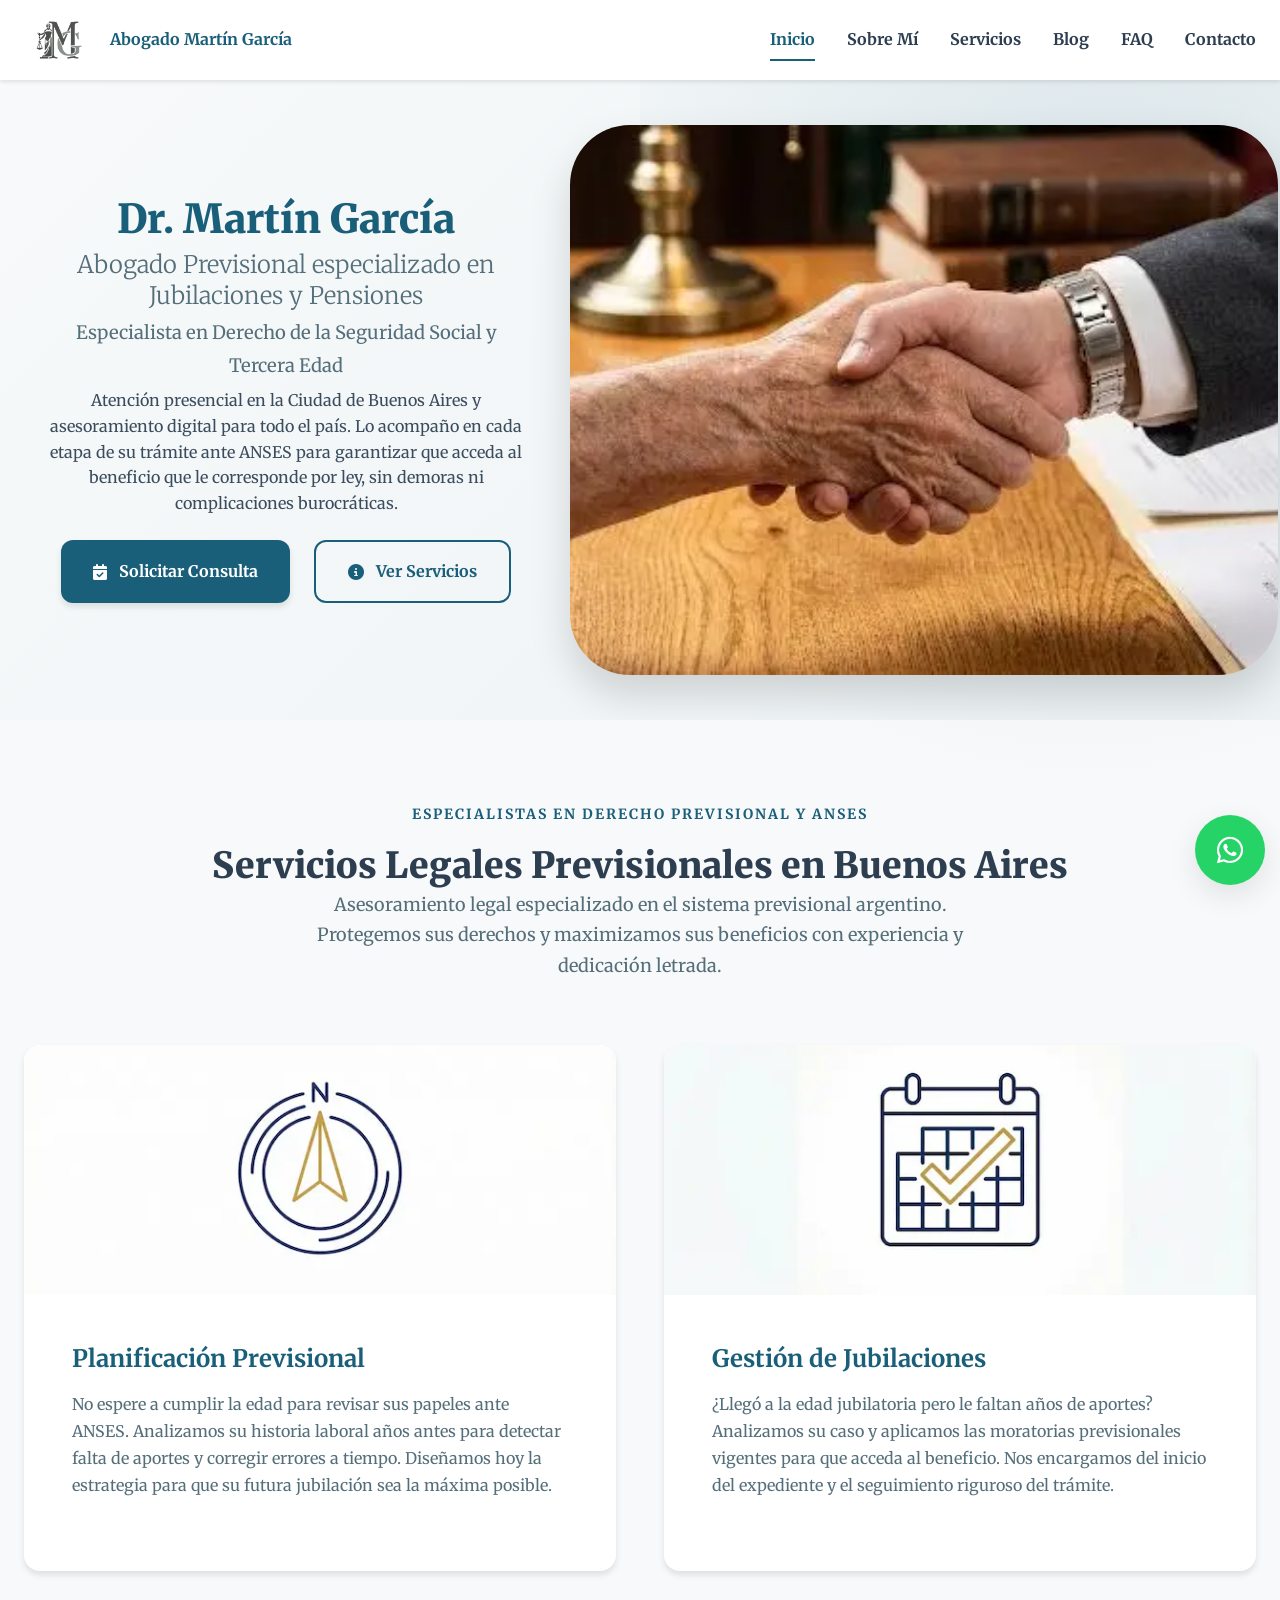
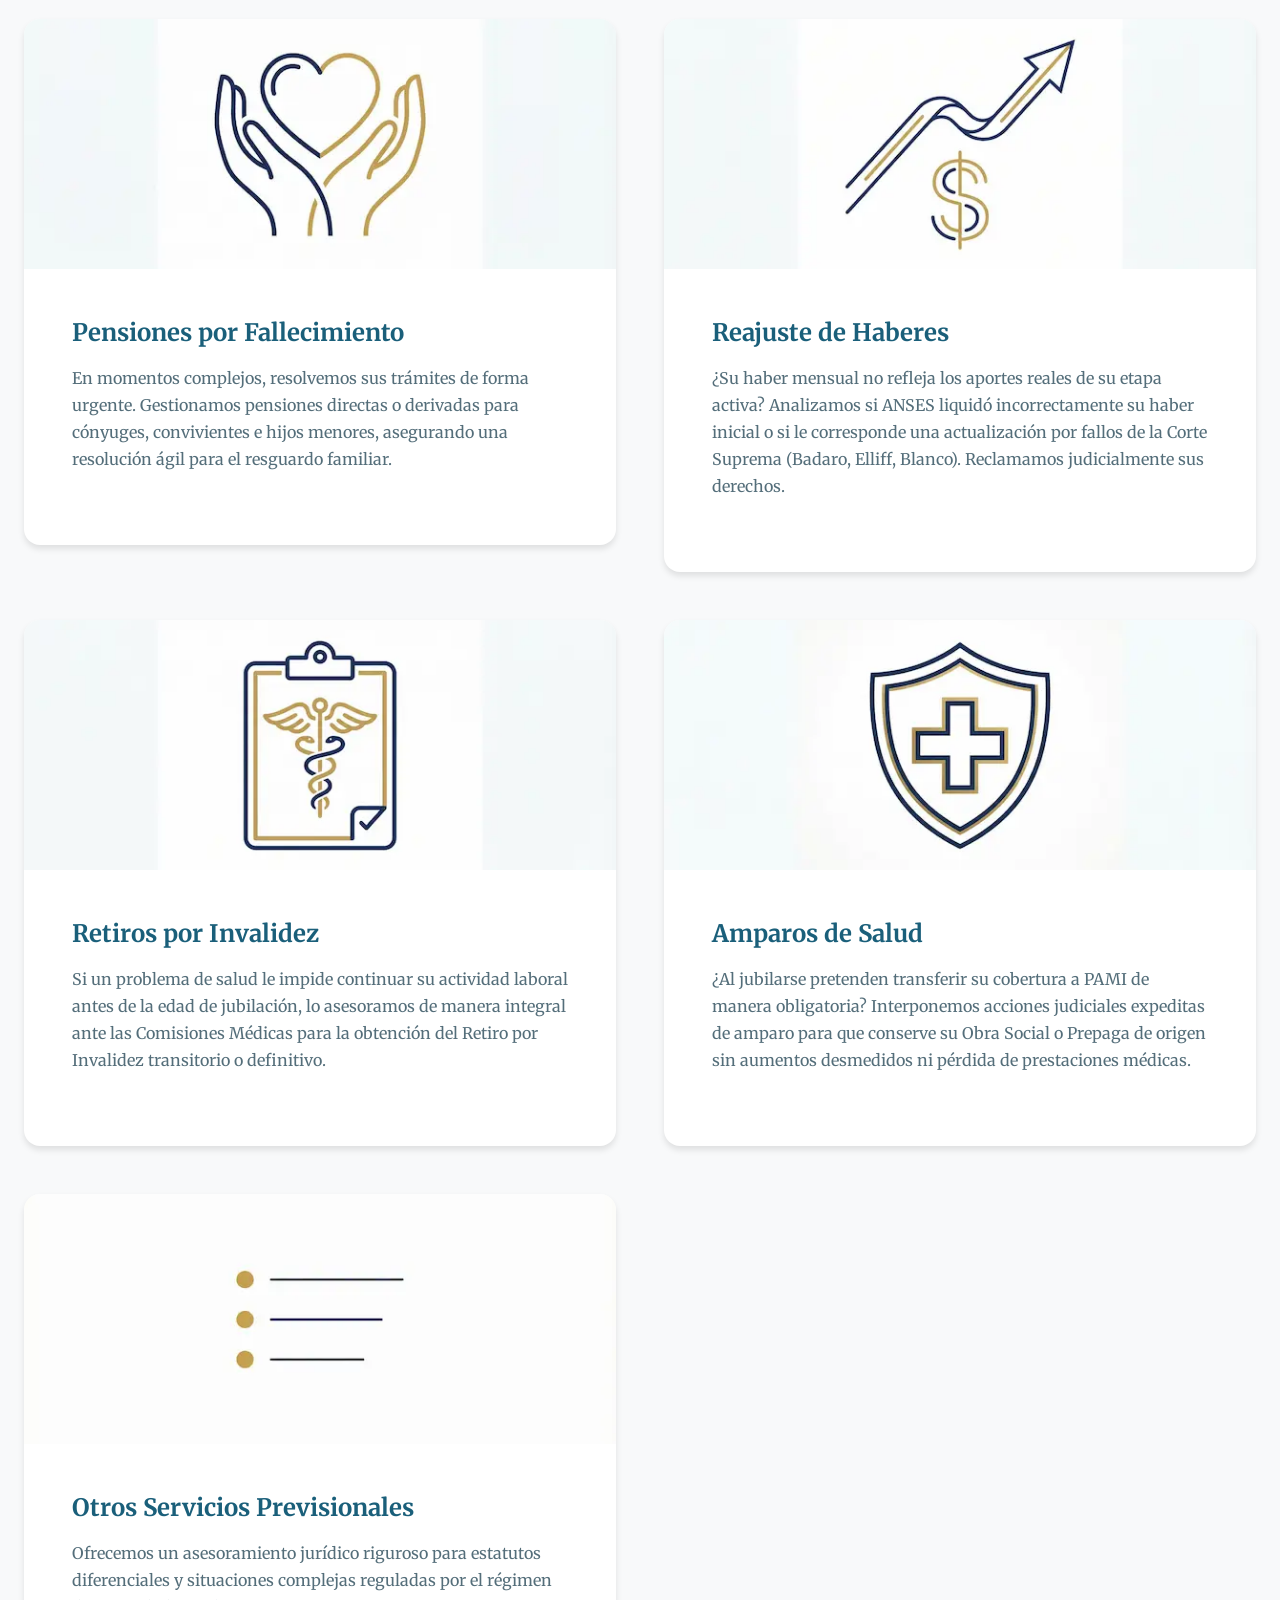
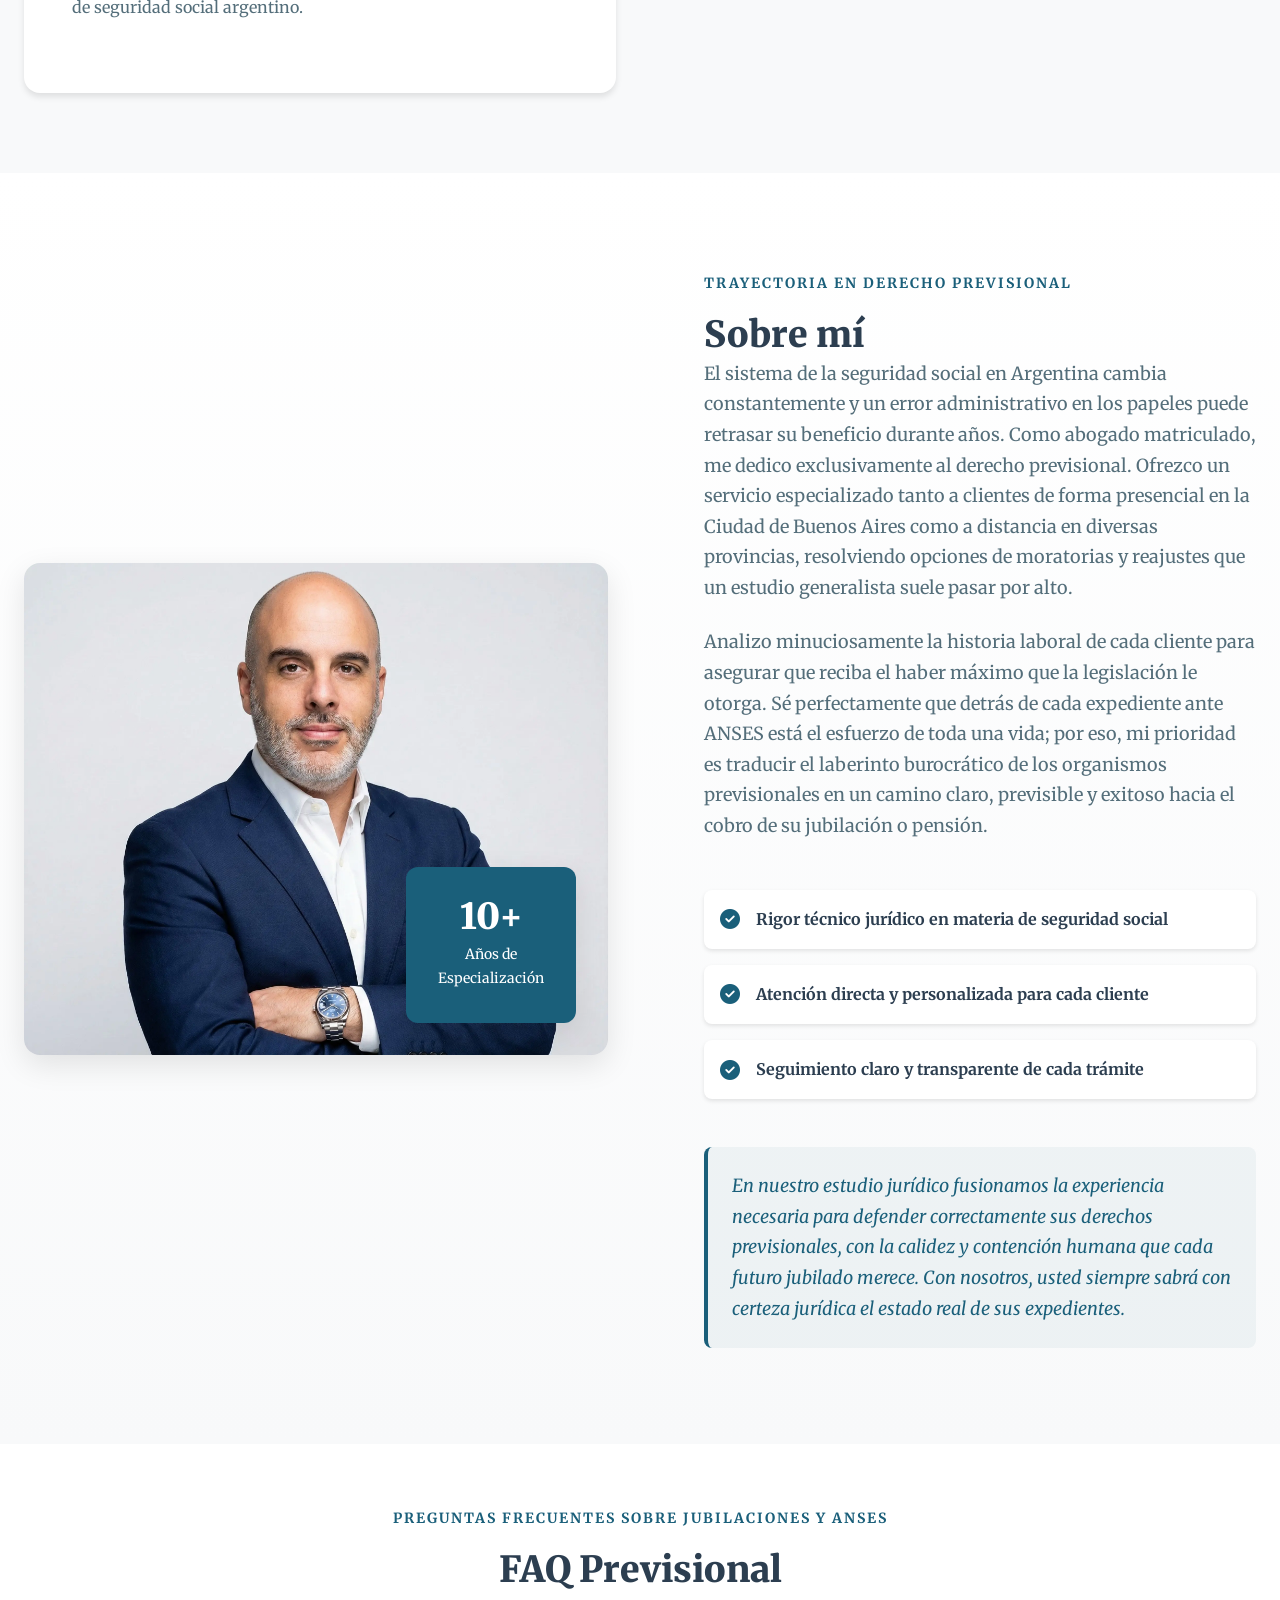
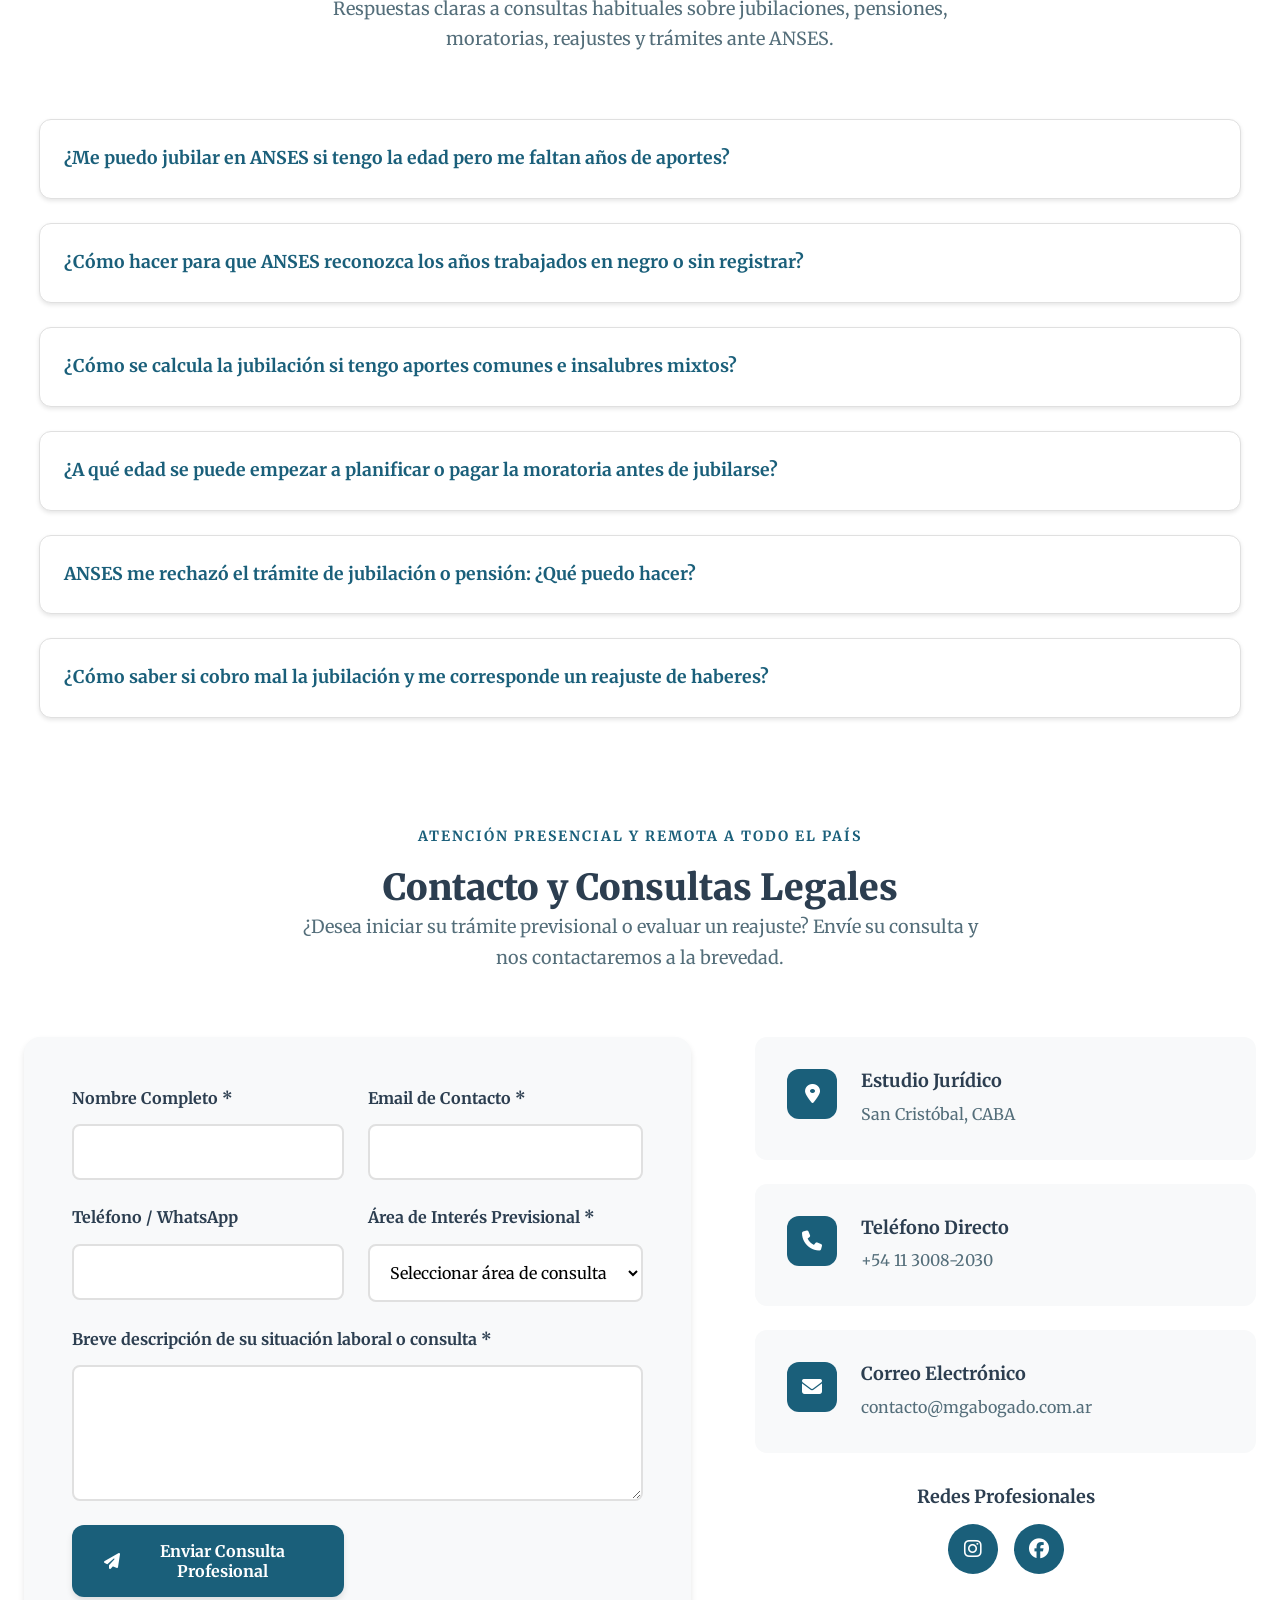
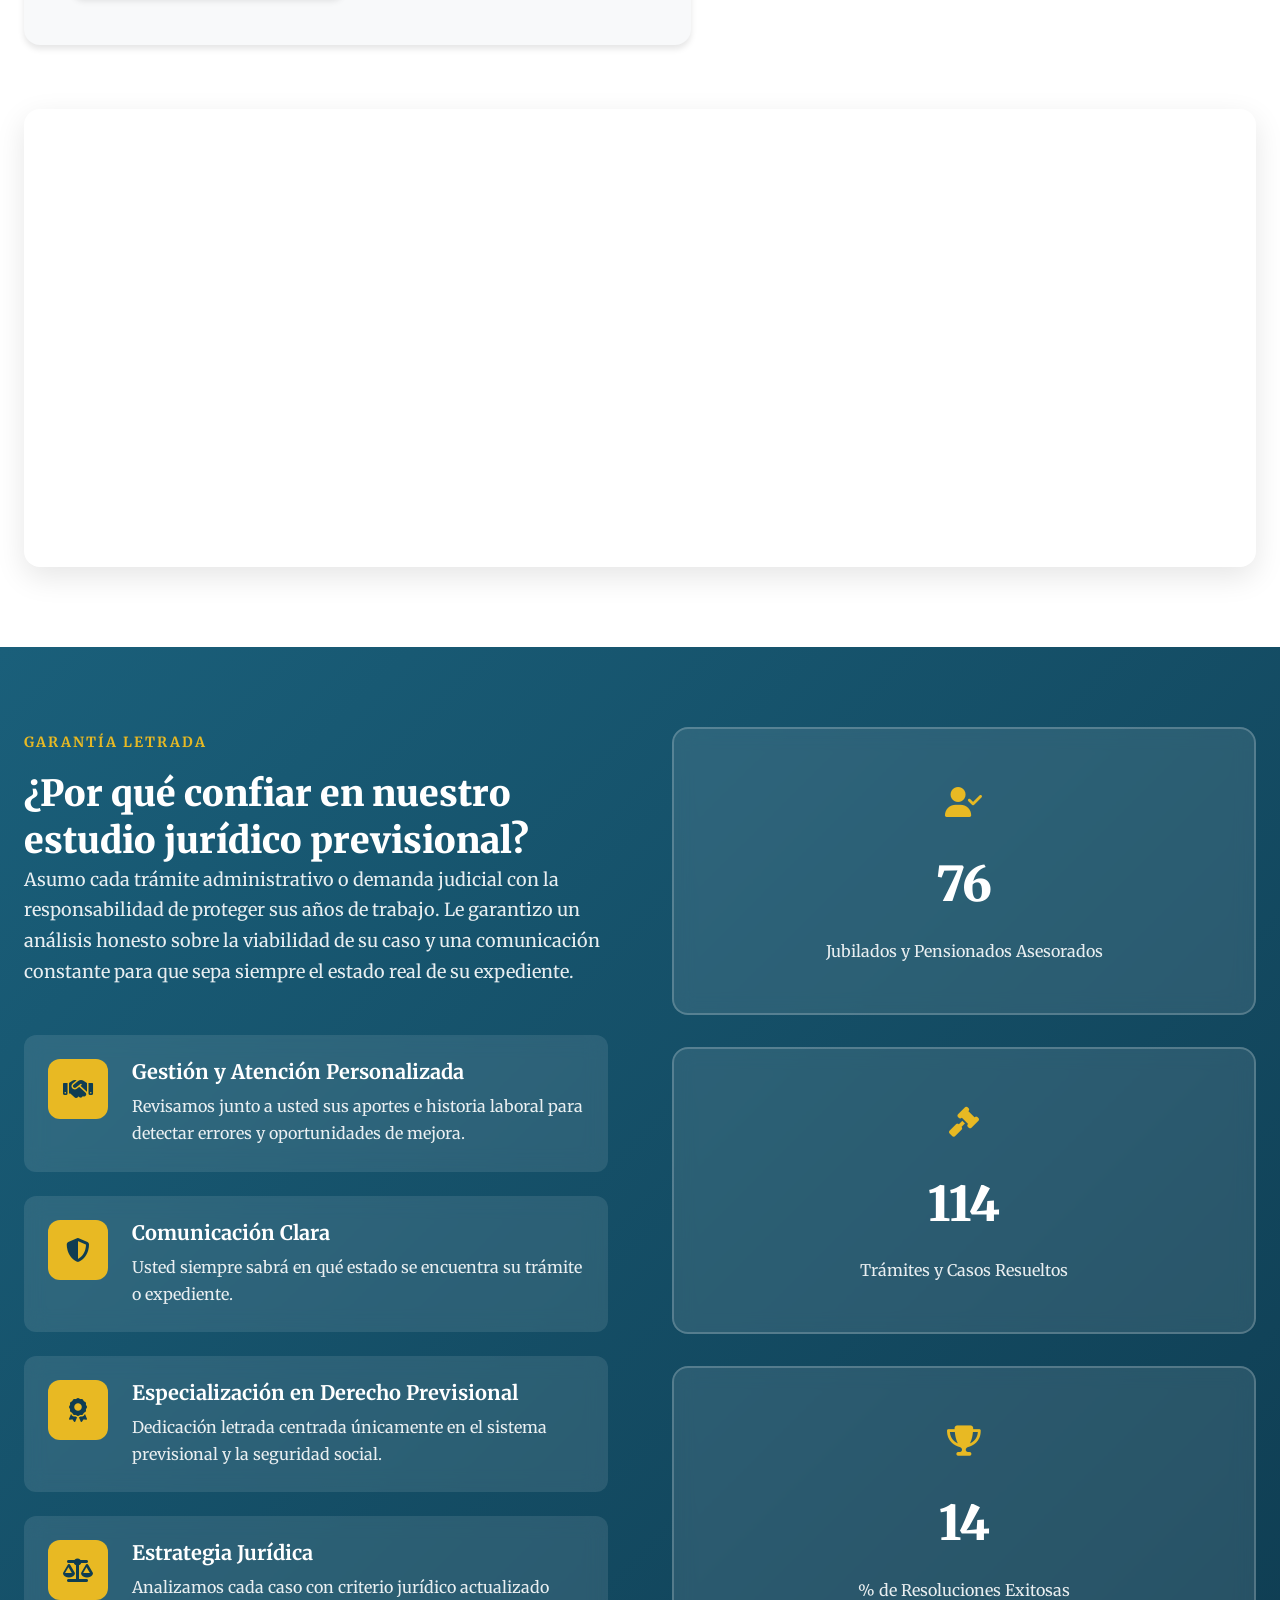
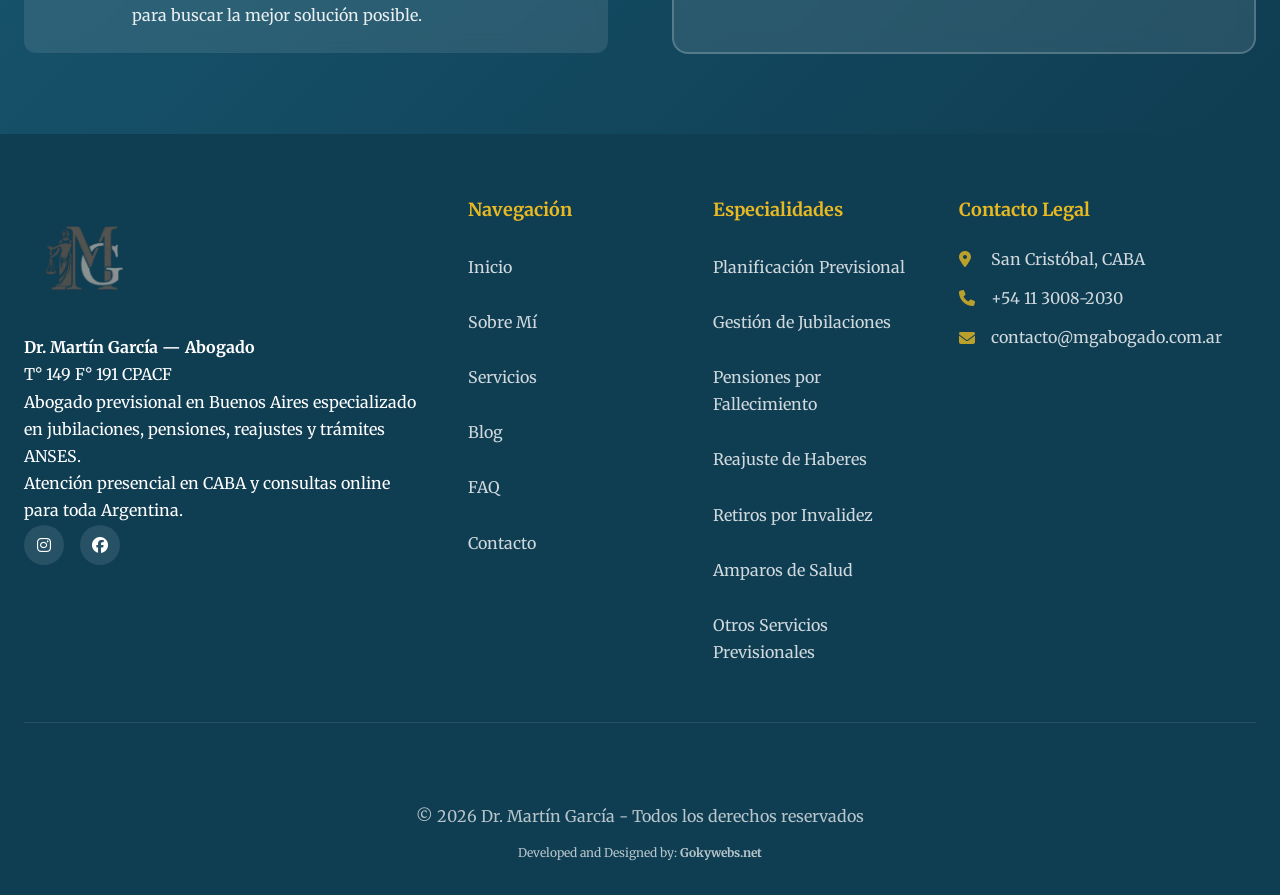
<file: indexviejo.html>
<!DOCTYPE html>
<html lang="es">
<head>
    <!-- Google Tag Manager -->
<script>(function(w,d,s,l,i){w[l]=w[l]||[];w[l].push({'gtm.start':
new Date().getTime(),event:'gtm.js'});var f=d.getElementsByTagName(s)[0],
j=d.createElement(s),dl=l!='dataLayer'?'&l='+l:'';j.async=true;j.src=
'https://www.googletagmanager.com/gtm.js?id='+i+dl;f.parentNode.insertBefore(j,f);
})(window,document,'script','dataLayer','GTM-MPMJT2L8');</script>
<!-- End Google Tag Manager -->
    <meta charset="UTF-8">
    <meta name="viewport" content="width=device-width, initial-scale=1.0">
    
<link rel="icon" type="image/x-icon" href="images/Logos/Martin Garcia Servicios Legales - Isotipo.ico">
    <link rel="apple-touch-icon" href="images/Logos/Martin Garcia Servicios Legales - Isotipo.png">
    
    <meta name="theme-color" content="#1A2E40">
    

    <title>Abogado Previsional en CABA | Jubilaciones, Pensiones y Reajustes ANSES</title>
    <meta name="description" content="Abogado previsional en Buenos Aires especializado en jubilaciones, pensiones, reajuste de haberes y trámites ANSES. Atención presencial en CABA y consultas online para todo el país.">
    <meta name="keywords" content="abogado previsional, jubilaciones, pensiones, ANSES, reajuste de haberes, amparo de salud, abogado previsional buenos aires, moratorias previsionales, retiro por invalidez, derecho previsional argentina, aportes jubilatorios">
    <meta name="author" content="Dr. Martín García">
    <meta name="robots" content="index, follow, max-image-preview:large">
    <meta name="geo.region" content="AR-C">
<meta name="geo.placename" content="Buenos Aires">
<meta name="geo.position" content="-34.6037;-58.3816">
<meta name="ICBM" content="-34.6037, -58.3816">
<meta name="language" content="Spanish">
    <meta property="og:title" content="Dr. Martín García | Abogado Especialista en Derecho Previsional">
    <meta property="og:description" content="Asesoramiento legal profesional en jubilaciones, pensiones, reajustes y moratorias ante ANSES. Gestión integral presencial y remota para todo el país.">
    <meta property="og:type" content="website">
    
    <meta property="og:site_name" content="Dr. Martín García - Abogado Previsional">
    <meta property="og:url" content="https://mgabogado.com.ar/">
    <meta property="og:image" content="https://mgabogado.com.ar/images/Logos/social-share.jpg">
    <meta property="og:image:width" content="1200">
<meta property="og:image:height" content="630">
    <meta property="og:locale" content="es_AR">
    
    <meta name="twitter:card" content="summary_large_image">
    <meta name="twitter:title" content="Dr. Martín García - Abogado Previsional">
    <meta name="twitter:description" content="Especialista en jubilaciones, pensiones y reajustes en el sistema previsional argentino.">
    <meta name="twitter:image" content="https://mgabogado.com.ar/images/Logos/Martin Garcia Servicios Legales - Isotipo.jpg">
    
    <link rel="canonical" href="https://mgabogado.com.ar/">
<link rel="alternate" hreflang="es-AR" href="https://mgabogado.com.ar/">
   <link rel="preload" as="image" href="images/Logo.webp">
    <link rel="stylesheet" href="styles.css">
    <link rel="preconnect" href="https://fonts.googleapis.com">
<link rel="preconnect" href="https://fonts.gstatic.com" crossorigin>
<link href="https://fonts.googleapis.com/css2?family=Merriweather:wght@300;400;700;900&display=swap" rel="stylesheet" media="print" onload="this.media='all'">
    <link rel="stylesheet" href="https://cdnjs.cloudflare.com/ajax/libs/font-awesome/6.4.0/css/all.min.css" media="print" onload="this.media='all'">
   
<script type="application/ld+json">
{
  "@context": "https://schema.org",
  "@type": "FAQPage",
  "mainEntity": [
    {
      "@type": "Question",
      "name": "¿Me puedo jubilar en ANSES si tengo la edad pero me faltan años de aportes?",
      "acceptedAnswer": {
        "@type": "Answer",
        "text": "Sí, en muchos casos es posible acceder a la jubilación aun cuando faltan años de aportes, mediante los regímenes de regularización previsional vigentes (moratorias). Actualmente, la posibilidad de regularizar aportes depende de las modalidades habilitadas por la normativa vigente, que permiten cancelar períodos faltantes para poder completar los requisitos y acceder al beneficio jubilatorio en ANSES."
      }
    },
    {
      "@type": "Question",
      "name": "¿Cómo hacer para que ANSES reconozca los años trabajados en negro o sin registrar?",
      "acceptedAnswer": {
        "@type": "Answer",
        "text": "Para solicitar el reconocimiento de aportes no registrados, se puede iniciar un trámite de probatoria de servicios, aportando prueba documental del vínculo laboral. Esto puede incluir recibos de sueldo, certificaciones laborales, aportes sindicales, registros de obra social o cualquier documentación que permita acreditar la relación de trabajo para su incorporación al cómputo previsional."
      }
    },
    {
      "@type": "Question",
      "name": "¿Cómo se calcula la jubilación si tengo aportes comunes e insalubres mixtos?",
      "acceptedAnswer": {
        "@type": "Answer",
        "text": "Cuando existen servicios comunes e insalubres, no se suman de forma directa. Se aplica un prorrateo de servicios, que permite determinar cómo impactan los distintos períodos en la edad jubilatoria y en los años requeridos. Este mecanismo combina la normativa aplicable a cada tipo de actividad para establecer la edad efectiva de acceso al beneficio previsional."
      }
    },
    {
      "@type": "Question",
      "name": "¿A qué edad se puede empezar a planificar o pagar la moratoria antes de jubilarse?",
      "acceptedAnswer": {
        "@type": "Answer",
        "text": "La planificación previsional puede iniciarse varios años antes de la edad jubilatoria. En la práctica, muchas personas comienzan a analizar su situación a partir de los 50 años en mujeres y 55 en hombres, con el objetivo de evaluar aportes faltantes y posibles escenarios de regularización. Esto permite anticipar el acceso al beneficio y ordenar la situación previsional con tiempo, según la normativa vigente."
      }
    },
    {
      "@type": "Question",
      "name": "ANSES me rechazó el trámite de jubilación o pensión: ¿Qué puedo hacer?",
      "acceptedAnswer": {
        "@type": "Answer",
        "text": "Si el organismo emite una resolución denegatoria, es posible revisar los fundamentos del rechazo y presentar un recurso administrativo o judicial, según el caso. En general, los reclamos pueden tramitarse mediante recursos ante la CARSS o mediante acciones judiciales previsionales, dependiendo del motivo del rechazo y de la etapa del expediente."
      }
    },
    {
      "@type": "Question",
      "name": "¿Cómo saber si cobro mal la jubilación y me corresponde un reajuste de haberes?",
      "acceptedAnswer": {
        "@type": "Answer",
        "text": "Para determinar si un haber jubilatorio está correctamente calculado, es necesario analizar la historia laboral, los salarios históricos y la movilidad aplicada en el beneficio. Cuando existen diferencias entre los ingresos reales y el haber percibido, puede corresponder un análisis técnico de reajuste previsional, considerando la normativa vigente y la jurisprudencia de la Corte Suprema en materia de movilidad jubilatoria."
      }
    }
  ]
}
</script>

<script type="application/ld+json">
{
  "@context":"https://schema.org",
  "@type": ["LegalService","Attorney","LocalBusiness"],
  "name": "Dr. Martín García - Abogado Previsional",
    "description": "Estudio jurídico previsional especializado en jubilaciones, pensiones, reajustes de haberes y trámites ANSES en Buenos Aires y atención online para toda Argentina.",
  "image": "https://mgabogado.com.ar/images/Logos/Martin Garcia Servicios Legales - Isotipo.jpg",
  "@id": "https://mgabogado.com.ar/",
  "url": "https://mgabogado.com.ar/",
"telephone": "+541130082030",
"email": "contacto@mgabogado.com.ar",
"founder": "Dr. Martín García",
"openingHours": "Mo-Fr 09:00-18:00",
  "address": {
    "@type": "PostalAddress",
    "addressLocality": "Buenos Aires",
    "addressRegion": "CABA",
    "addressCountry": "AR"
  },
"geo": {
  "@type": "GeoCoordinates",
  "latitude": -34.6174548,
  "longitude": -58.4005626
},
 "areaServed": {
  "@type": "Country",
  "name": "Argentina"
},
  "priceRange": "$$",
 "serviceType": [
  "Jubilaciones",
  "Pensiones",
  "Reajuste de Haberes",
  "Amparos de Salud",
  "Derecho Previsional"
],

"sameAs": [
  "https://www.instagram.com/ab.martingarcia/",
  "https://www.facebook.com/AbogadoGarciaMartin/"
]

}
</script>

<style>
        .hero__title {
            margin-bottom: 0.3rem !important;
        }
        .hero__description {
            margin-top: 0 !important;
            margin-bottom: 0.4rem !important;
            font-size: 1.15rem !important;
        }
        .hero__seo-text {
            margin-top: 0 !important;
            margin-bottom: 1.5rem !important;
            font-size: 1rem !important;
            line-height: 1.6 !important;
            opacity: .92 !important;
            max-width: 700px !important;
        }
    </style>
</head>
<body>
    <!-- Google Tag Manager (noscript) -->
<noscript><iframe src="https://www.googletagmanager.com/ns.html?id=GTM-MPMJT2L8"
height="0" width="0" style="display:none;visibility:hidden"></iframe></noscript>
<!-- End Google Tag Manager (noscript) -->
    <header class="header" id="header">
        <nav class="nav container">
            <div class="nav__brand">
                <img src="images/Logo.webp" alt="Dr. Martín García - Abogado previsional en Buenos Aires" class="nav__logo">
                <span class="nav__name">Abogado Martín García</span>
            </div>
            
            <div class="nav__menu" id="nav-menu">
                <ul class="nav__list">
                    <li class="nav__item">
                        <a href="#inicio" class="nav__link active-link" title="Ir al inicio">Inicio</a>
                    </li>
                    <li class="nav__item">
                        <a href="#sobre-mi" class="nav__link" title="Conocer la trayectoria del Dr. Martín García">Sobre Mí</a>
                    </li>
                    <li class="nav__item">
                        <a href="#servicios" class="nav__link" title="Servicios legales previsionales">Servicios</a>
                    </li>
                    <li class="nav__item">
                        <a href="https://blog.mgabogado.com.ar" target="_blank" rel="noopener noreferrer" class="nav__link" title="Visitar nuestro Blog de novedades previsionales">Blog</a>
                    </li>
<li class="nav__item">
    <a href="#faq" class="nav__link">FAQ</a>
</li>
                    <li class="nav__item">
                        <a href="#contacto" class="nav__link" title="Contactar con el estudio">Contacto</a>
                    </li>
                </ul>
                <div class="nav__close" id="nav-close">
                    <i class="fas fa-times"></i>
                </div>
            </div>

            <div class="nav__toggle" id="nav-toggle">
                <i class="fas fa-bars"></i>
            </div>
        </nav>
    </header>

    <section class="hero" id="inicio">
        <div class="hero__container container">
            <div class="hero__content">
                <div class="hero__text" data-aos="fade-right">

                    <h1 class="hero__title">
                        <span class="hero__title-main">
                            Dr. Martín García
                        </span>
                        <span class="hero__title-sub">
                            Abogado Previsional especializado en Jubilaciones y Pensiones
                        </span>
                    </h1>

                    <p class="hero__description">
                        Especialista en Derecho de la Seguridad Social y Tercera Edad
                    </p>

                    <p class="hero__seo-text">
                        Atención presencial en la Ciudad de Buenos Aires y asesoramiento digital para todo el país. Lo acompaño en cada etapa de su trámite ante ANSES para garantizar que acceda al beneficio que le corresponde por ley, sin demoras ni complicaciones burocráticas.
                    </p>

                    <div class="hero__buttons">
                        <a href="#contacto" class="btn btn--primary" title="Solicitar una consulta legal">
                            <i class="fas fa-calendar-check"></i>
                            Solicitar Consulta
                        </a>
                        <a href="#servicios" class="btn btn--secondary" title="Ver servicios previsionales">
                            <i class="fas fa-info-circle"></i>
                            Ver Servicios
                        </a>
                    </div>

                </div>
            </div>

            <div class="hero__image" data-aos="fade-left">
           <div class="hero__image-wrapper">
    <img 
        src="images/Derecho.webp"
        alt="Abogado previsional especializado en jubilaciones y pensiones en Argentina"
        fetchpriority="high"
        loading="eager"
        width="700"
        height="900"
    >
    <div class="hero__image-decoration"></div>
</div>
            </div>
        </div>
    </section>

    <section class="services" id="servicios">
        <div class="container">
            <div class="section__header" data-aos="fade-up">
                <span class="section__subtitle">Especialistas en Derecho Previsional y ANSES</span>
                <h2><span class="section__title">Servicios Legales Previsionales en Buenos Aires</span></h2>
                <p class="section__description">
                    Asesoramiento legal especializado en el sistema previsional argentino. 
                    Protegemos sus derechos y maximizamos sus beneficios con experiencia y dedicación letrada.
                </p>
            </div>

            <div class="services__grid">
                <a href="planificacion-previsional.html" class="service-card-link">

<div class="service-card" data-aos="fade-up" data-aos-delay="100">
                    <div class="service-card__image">
                        <img src="images/planificacion.webp" alt="Icono de Planificación Previsional y análisis de aportes">

                    </div>
                    <div class="service-card__content">
                        <h3 class="service-card__title">Planificación Previsional</h3>
                        <p class="service-card__description">
                            No espere a cumplir la edad para revisar sus papeles ante ANSES. Analizamos su historia laboral años antes para detectar falta de aportes y corregir errores a tiempo. Diseñamos hoy la estrategia para que su futura jubilación sea la máxima posible.
                        </p>
                        <ul class="service-card__list">
                            <li><i class="fas fa-chevron-right"></i> Análisis integral de historia laboral</li>
                            <li><i class="fas fa-chevron-right"></i> Detección de aportes no registrados</li>
                            <li><i class="fas fa-chevron-right"></i> Corrección de datos patrimoniales</li>
                            <li><i class="fas fa-chevron-right"></i> Estrategia de jubilación anticipada</li>
                            <li><i class="fas fa-chevron-right"></i> Maximización del haber previsional</li>
                        </ul>
                    </div>
                </div>

</a>
<a href="gestion-jubilaciones.html" class="service-card-link">                
<div class="service-card" data-aos="fade-up" data-aos-delay="200">
                    <div class="service-card__image">
                        <img src="images/jubilaciones.webp" alt="Icono de Gestión de Jubilaciones ordinarias y especiales">                    </div> 
                    <div class="service-card__content">
                        <h3 class="service-card__title">Gestión de Jubilaciones</h3>
                        <p class="service-card__description">
                            ¿Llegó a la edad jubilatoria pero le faltan años de aportes? Analizamos su caso y aplicamos las moratorias previsionales vigentes para que acceda al beneficio. Nos encargamos del inicio del expediente y el seguimiento riguroso del trámite.
                        </p>
                        <ul class="service-card__list">
                            <li><i class="fas fa-chevron-right"></i> Aplicación de moratorias previsionales vigentes</li>
                            <li><i class="fas fa-chevron-right"></i> Armado e inicio de expedientes administrativos</li>
                            <li><i class="fas fa-chevron-right"></i> Seguimiento completo en dependencias de ANSES</li>
                            <li><i class="fas fa-chevron-right"></i> Regularización de deudas autónomas</li>
                            <li><i class="fas fa-chevron-right"></i> Acompañamiento integral hasta el primer cobro</li>
                        </ul>
                    </div>
                </div>
</a>
<a href="pensiones-por-fallecimiento.html" class="service-card-link">
                <div class="service-card" data-aos="fade-up" data-aos-delay="300">
                    <div class="service-card__image">
                        <img src="images/pensiones.webp" alt="Icono de trámite de Pensiones por fallecimiento">
                    </div>
                    <div class="service-card__content">
                        <h3 class="service-card__title">Pensiones por Fallecimiento</h3>
                        <p class="service-card__description">
                            En momentos complejos, resolvemos sus trámites de forma urgente. Gestionamos pensiones directas o derivadas para cónyuges, convivientes e hijos menores, asegurando una resolución ágil para el resguardo familiar.
                        </p>
                        <ul class="service-card__list">
                            <li><i class="fas fa-chevron-right"></i> Pensiones directas por fallecimiento de activo</li>
                            <li><i class="fas fa-chevron-right"></i> Pensiones derivadas de un haber jubilatorio</li>
                            <li><i class="fas fa-chevron-right"></i> Acreditación de vínculos para convivientes</li>
                            <li><i class="fas fa-chevron-right"></i> Solicitud de beneficios para hijos menores o con discapacidad</li>
                            <li><i class="fas fa-chevron-right"></i> Trámite prioritario y urgente</li>
                        </ul>
                    </div>
                </div>
</a>
<a href="reajuste-de-haberes.html" class="service-card-link">
                <div class="service-card" data-aos="fade-up" data-aos-delay="400">
                    <div class="service-card__image">
                        <img src="images/reajuste.webp" alt="Icono de Reajuste de Haberes y demandas judiciales">
                    </div> 
                    <div class="service-card__content">
                        <h3 class="service-card__title">Reajuste de Haberes</h3>
                        <p class="service-card__description">
                            ¿Su haber mensual no refleja los aportes reales de su etapa activa? Analizamos si ANSES liquidó incorrectamente su haber inicial o si le corresponde una actualización por fallos de la Corte Suprema (Badaro, Elliff, Blanco). Reclamamos judicialmente sus derechos.
                        </p>
                        <ul class="service-card__list">
                            <li><i class="fas fa-chevron-right"></i> Auditoría técnica de la liquidación inicial</li>
                            <li><i class="fas fa-chevron-right"></i> Reclamos administrativos de movilidad</li>
                            <li><i class="fas fa-chevron-right"></i> Demandas judiciales por reajuste de haberes</li>
                            <li><i class="fas fa-chevron-right"></i> Aplicación de jurisprudencia (Badaro, Elliff, Blanco)</li>
                            <li><i class="fas fa-chevron-right"></i> Ejecución de sentencias y cobro de retroactivos</li>
                        </ul>
                    </div>
                </div>
</a>
<a href="retiro-por-invalidez.html" class="service-card-link">
                <div class="service-card" data-aos="fade-up" data-aos-delay="500">
                    <div class="service-card__image">
                        <img src="images/retiro.webp" alt="Icono de Retiro por Invalidez y comisiones médicas">

                    </div>
                    <div class="service-card__content">
                        <h3 class="service-card__title">Retiros por Invalidez</h3>
                        <p class="service-card__description">
                            Si un problema de salud le impide continuar su actividad laboral antes de la edad de jubilación, lo asesoramos de manera integral ante las Comisiones Médicas para la obtención del Retiro por Invalidez transitorio o definitivo.
                        </p>
                        <ul class="service-card__list">
                            <li><i class="fas fa-chevron-right"></i> Evaluación de regularidad de aportes exigida</li>
                            <li><i class="fas fa-chevron-right"></i> Tramitación de Retiro Transitorio por Invalidez (RTI)</li>
                            <li><i class="fas fa-chevron-right"></i> Representación y asistencia ante Comisiones Médicas</li>
                            <li><i class="fas fa-chevron-right"></i> Interposición de recursos de apelación y revisión</li>
                            <li><i class="fas fa-chevron-right"></i> Conversión a retiro definitivo</li>
                        </ul>
                    </div>
                </div>
</a>
<a href="amparos-de-salud.html" class="service-card-link">
                <div class="service-card" data-aos="fade-up" data-aos-delay="600">
                    <div class="service-card__image">
                        <img src="images/amparo.webp" alt="Icono de Amparos de Salud y protección de cobertura médica">

                    </div>
                    <div class="service-card__content">
                        <h3 class="service-card__title">Amparos de Salud</h3>
                        <p class="service-card__description">
                            ¿Al jubilarse pretenden transferir su cobertura a PAMI de manera obligatoria? Interponemos acciones judiciales expeditas de amparo para que conserve su Obra Social o Prepaga de origen sin aumentos desmedidos ni pérdida de prestaciones médicas.
                        </p>
                        <ul class="service-card__list">
                            <li><i class="fas fa-chevron-right"></i> Interposición de acciones de amparo de salud urgentes</li>
                            <li><i class="fas fa-chevron-right"></i> Derecho de continuidad en la Obra Social de origen</li>
                            <li><i class="fas fa-chevron-right"></i> Mantenimiento de afiliación en empresas de Medicina Prepaga</li>
                            <li><i class="fas fa-chevron-right"></i> Freno legal a aumentos abusivos por edad</li>
                            <li><i class="fas fa-chevron-right"></i> Cobertura total de tratamientos y medicamentos complejos</li>
                        </ul>
                    </div>
                </div>
</a>
<a href="otros-servicios-previsionales.html" class="service-card-link">
                <div class="service-card" data-aos="fade-up" data-aos-delay="700">
                    <div class="service-card__image">
                        <img src="images/otros servicios.webp" alt="Icono de regímenes especiales y convenios previsionales">

                    </div>
                    <div class="service-card__content">
                        <h3 class="service-card__title">Otros Servicios Previsionales</h3>
                        <p class="service-card__description">
                            Ofrecemos un asesoramiento jurídico riguroso para estatutos diferenciales y situaciones complejas reguladas por el régimen de seguridad social argentino.
                        </p>
                        <ul class="service-card__list">
                            <li><i class="fas fa-chevron-right"></i> Reconocimiento de Servicios y certificación de aportes</li>
                            <li><i class="fas fa-chevron-right"></i> Jubilaciones Docentes (Nacionales y Provinciales)</li>
                            <li><i class="fas fa-chevron-right"></i> Regímenes Diferenciales (Construcción, Insalubres, Transportes)</li>
                            <li><i class="fas fa-chevron-right"></i> Jubilaciones por Convenios Internacionales de reciprocidad</li>
                            <li><i class="fas fa-chevron-right"></i> Regulación de deuda previsional para autónomos y monotributistas</li>
                        </ul>
                    </div>

                </div>
</a>
            </div>

        </div>


    </section>

    <section class="about" id="sobre-mi">
        <div class="container">
            <div class="about__wrapper">
                <div class="about__image" data-aos="fade-right">
                    <img src="images/FotoPerfil.webp" alt="Retrato profesional del Dr. Martín García, abogado especialista en jubilaciones y pensiones">

                    <div class="about__experience">
                        <div class="about__experience-number">10+</div>
                        <div class="about__experience-text">Años de<br>Especialización</div>
                    </div>
                </div>
                <div class="about__content" data-aos="fade-left">
                    <span class="section__subtitle">Trayectoria en Derecho Previsional</span>
                    <h2><span class="section__title">Sobre mí</span></h2>
                    
                    <p class="about__text">
                        El sistema de la seguridad social en Argentina cambia constantemente y un error administrativo en los papeles puede retrasar su beneficio durante años. Como abogado matriculado, me dedico exclusivamente al derecho previsional. Ofrezco un servicio especializado tanto a clientes de forma presencial en la Ciudad de Buenos Aires como a distancia en diversas provincias, resolviendo opciones de moratorias y reajustes que un estudio generalista suele pasar por alto.
                    </p>
                    <p class="about__text">
                        Analizo minuciosamente la historia laboral de cada cliente para asegurar que reciba el haber máximo que la legislación le otorga. Sé perfectamente que detrás de cada expediente ante ANSES está el esfuerzo de toda una vida; por eso, mi prioridad es traducir el laberinto burocrático de los organismos previsionales en un camino claro, previsible y exitoso hacia el cobro de su jubilación o pensión.
                    </p>
                    
                    <div class="about__features">
                        <div class="about__feature">
                            <i class="fas fa-check-circle"></i>
                            <span>Rigor técnico jurídico en materia de seguridad social</span>
                        </div>
                        <div class="about__feature">
                            <i class="fas fa-check-circle"></i>
                            <span>Atención directa y personalizada para cada cliente</span>
                        </div>
                        <div class="about__feature">
                            <i class="fas fa-check-circle"></i>
                            <span>Seguimiento claro y transparente de cada trámite</span>
                        </div>
                    </div>

                    <p class="about__cta">
                        En nuestro estudio jurídico fusionamos la experiencia necesaria para defender correctamente sus derechos previsionales, con la calidez y contención humana que cada futuro jubilado merece. Con nosotros, usted siempre sabrá con certeza jurídica el estado real de sus expedientes.
                    </p>
                </div>
            </div>
        </div>
    </section>
<section class="faq" id="faq">
    <div class="container">
        <div class="section__header" data-aos="fade-up">
            <span class="section__subtitle">Preguntas Frecuentes sobre Jubilaciones y ANSES</span>
            <h2><span class="section__title">FAQ Previsional</span></h2>
            <p class="section__description">
                Respuestas claras a consultas habituales sobre jubilaciones, pensiones, moratorias, reajustes y trámites ante ANSES.
            </p>
        </div>

        <div class="faq__container">

            <details class="faq__item">
                <summary>¿Me puedo jubilar en ANSES si tengo la edad pero me faltan años de aportes?</summary>
                <p>
                    Sí, en muchos casos es posible acceder a la jubilación aun cuando faltan años de aportes, mediante los regímenes de regularización previsional vigentes (moratorias). Actualmente, la posibilidad de regularizar aportes depende de las modalidades habilitadas por la normativa vigente, que permiten cancelar períodos faltantes para poder completar los requisitos y acceder al beneficio jubilatorio en ANSES.
                </p>
            </details>

            <details class="faq__item">
                <summary>¿Cómo hacer para que ANSES reconozca los años trabajados en negro o sin registrar?</summary>
                <p>
                    Para solicitar el reconocimiento de aportes no registrados, se puede iniciar un trámite de probatoria de servicios, aportando prueba documental del vínculo laboral. Esto puede incluir recibos de sueldo, certificaciones laborales, aportes sindicales, registros de obra social o cualquier documentación que permita acreditar la relación de trabajo para su incorporación al cómputo previsional.
                </p>
            </details>

            <details class="faq__item">
                <summary>¿Cómo se calcula la jubilación si tengo aportes comunes e insalubres mixtos?</summary>
                <p>
                    Cuando existen servicios comunes e insalubres, no se suman de forma directa. Se aplica un prorrateo de servicios, que permite determinar cómo impactan los distintos períodos en la edad jubilatoria y en los años requeridos. Este mecanismo combina la normativa aplicable a cada tipo de actividad para establecer la edad efectiva de acceso al beneficio previsional.
                </p>
            </details>

            <details class="faq__item">
                <summary>¿A qué edad se puede empezar a planificar o pagar la moratoria antes de jubilarse?</summary>
                <p>
                    La planificación previsional puede iniciarse varios años antes de la edad jubilatoria. En la práctica, muchas personas comienzan a analizar su situación a partir de los 50 años en mujeres y 55 en hombres, con el objetivo de evaluar aportes faltantes y posibles escenarios de regularización. Esto permite anticipar el acceso al beneficio y ordenar la situación previsional con tiempo, según la normativa vigente.
                </p>
            </details>

            <details class="faq__item">
                <summary>ANSES me rechazó el trámite de jubilación o pensión: ¿Qué puedo hacer?</summary>
                <p>
                    Si el organismo emite una resolución denegatoria, es posible revisar los fundamentos del rechazo y presentar un recurso administrativo o judicial, según el caso. En general, los reclamos pueden tramitarse mediante recursos ante la CARSS o mediante acciones judiciales previsionales, dependiendo del motivo del rechazo y de la etapa del expediente.
                </p>
            </details>

            <details class="faq__item">
                <summary>¿Cómo saber si cobro mal la jubilación y me corresponde un reajuste de haberes?</summary>
                <p>
                    Para determinar si un haber jubilatorio está correctamente calculado, es necesario analizar la historia laboral, los salarios históricos y la movilidad aplicada en el beneficio. Cuando existen diferencias entre los ingresos reales y el haber percibido, puede corresponder un análisis técnico de reajuste previsional, considerando la normativa vigente y la jurisprudencia de la Corte Suprema en materia de movilidad jubilatoria.
                </p>
            </details>

        </div>
    </div>
</section>
    <section class="contact" id="contacto">
        <div class="container">
            <div class="section__header" data-aos="fade-up">
                <span class="section__subtitle">Atención Presencial y Remota a Todo el País</span>
                <h2><span class="section__title">Contacto y Consultas Legales</span></h2>
                <p class="section__description">
                    ¿Desea iniciar su trámite previsional o evaluar un reajuste? Envíe su consulta y nos contactaremos a la brevedad.
                </p>
            </div>

            <div class="contact__wrapper">
                <div class="contact__info" data-aos="fade-right">
                    <div class="contact__info-card">
                        <div class="contact__info-icon">
                            <i class="fas fa-map-marker-alt"></i>
                        </div>
                        <div class="contact__info-content">
                            <h4>Estudio Jurídico</h4>
                            <p>San Cristóbal, CABA</p>
                        </div>
                    </div>

                    <div class="contact__info-card">
                        <div class="contact__info-icon">
                            <i class="fas fa-phone"></i>
                        </div>
                        <div class="contact__info-content">
                            <h4>Teléfono Directo</h4>
                            <p><a href="tel:+541130082030" title="Llamar al estudio">+54 11 3008-2030</a></p>
                        </div>
                    </div>

                    <div class="contact__info-card">
                        <div class="contact__info-icon">
                            <i class="fas fa-envelope"></i>
                        </div>
                        <div class="contact__info-content">
                            <h4>Correo Electrónico</h4>
                            <p><a href="mailto:contacto@mgabogado.com.ar" title="Enviar correo electrónico corporativo">contacto@mgabogado.com.ar</a></p>
                        </div>
                    </div>

                    <div class="contact__social">
                        <h4>Redes Profesionales</h4>
                        <div class="social__links">
                            <a href="https://www.instagram.com/ab.martingarcia/" target="_blank" rel="noopener noreferrer" class="social__link" title="Seguir al Dr. Martín García en Instagram">
                                <i class="fab fa-instagram"></i>
                            </a>
                            <a href="https://www.facebook.com/AbogadoGarciaMartin/" target="_blank" rel="noopener noreferrer" class="social__link" title="Seguir al Dr. Martín García en Facebook">
                                <i class="fab fa-facebook"></i>
                            </a>
                        </div>
                    </div>
                </div>

                <form class="contact__form" id="contact-form" data-aos="fade-left">
                    <div class="form__group">
                        <label for="name" class="form__label">Nombre Completo *</label>
                        <input type="text" id="name" name="name" class="form__input" required>
                    </div>

                    <div class="form__group">
                        <label for="email" class="form__label">Email de Contacto *</label>
                        <input type="email" id="email" name="email" class="form__input" required>
                    </div>

                    <div class="form__group">
                        <label for="phone" class="form__label">Teléfono / WhatsApp</label>
                        <input type="tel" id="phone" name="phone" class="form__input">
                    </div>

                    <div class="form__group">
                        <label for="service" class="form__label">Área de Interés Previsional *</label>
                        <select id="service" name="service" class="form__input" required>
                            <option value="">Seleccionar área de consulta</option>
                            <option value="Planificación Previsional">Planificación Previsional</option>
                            <option value="Gestión de Jubilaciones">Gestión de Jubilaciones</option>
                            <option value="Pensiones por Fallecimiento">Pensiones por Fallecimiento</option>
                            <option value="Reajuste de Haberes">Reajuste de Haberes</option>
                            <option value="Retiros por Invalidez">Retiros por Invalidez</option>
                            <option value="Amparos de Salud">Amparos de Salud</option>
                            <option value="Otro">Otros servicios previsionales</option>
                        </select>
                    </div>

                    <div class="form__group form__group--full">
                        <label for="message" class="form__label">Breve descripción de su situación laboral o consulta *</label>
                        <textarea id="message" name="message" class="form__textarea" rows="5" required></textarea>
                    </div>

                    <button type="submit" class="btn btn--primary btn--full" title="Enviar formulario de consulta">
                        <i class="fas fa-paper-plane"></i>
                        Enviar Consulta Profesional
                    </button>

                    <div class="form__message" id="form-message"></div>
                </form>
            </div>

            <div class="contact__map" data-aos="fade-up">
               <iframe src="https://www.google.com/maps/embed?pb=!1m18!1m12!1m3!1d3283.473957252033!2d-58.4005626!3d-34.6174548!2m3!1f0!2f0!3f0!3m2!1i1024!2i768!4f13.1!3m3!1m2!1s0x95bccb0712711d99%3A0x6b0082030!2sSan%20Crist%C3%B3bal%2C%20CABA!5e0!3m2!1ses!2sar!4v1700000000000!5m2!1ses!2sar" width="100%" height="450" style="border:0;" allowfullscreen="" loading="lazy" referrerpolicy="no-referrer-when-downgrade"></iframe>
            </div>
        </div>
    </section>

    <section class="why-us">
        <div class="container">
            <div class="why-us__wrapper">
                <div class="why-us__content" data-aos="fade-right">
                    <span class="section__subtitle">Garantía Letrada</span>
                    <h2><span class="section__title">¿Por qué confiar en nuestro estudio jurídico previsional?</span></h2>
                    <p class="why-us__text">
                        Asumo cada trámite administrativo o demanda judicial con la responsabilidad de proteger sus años de trabajo. Le garantizo un análisis honesto sobre la viabilidad de su caso y una comunicación constante para que sepa siempre el estado real de su expediente.
                    </p>
                    <div class="why-us__items">
                        <div class="why-us__item">
                            <div class="why-us__item-icon">
                                <i class="fas fa-handshake"></i>
                            </div>
                            <div class="why-us__item-content">
                                <h4>Gestión y Atención Personalizada</h4>
                                <p>Revisamos junto a usted sus aportes e historia laboral para detectar errores y oportunidades de mejora.</p>
                            </div>
                        </div>
                        <div class="why-us__item">
                            <div class="why-us__item-icon">
                                <i class="fas fa-shield-alt"></i>
                            </div>
                            <div class="why-us__item-content">
                                <h4>Comunicación Clara</h4>
                                <p>Usted siempre sabrá en qué estado se encuentra su trámite o expediente.</p>
                            </div>
                        </div>
                        <div class="why-us__item">
                            <div class="why-us__item-icon">
                                <i class="fas fa-award"></i>
                            </div>
                            <div class="why-us__item-content">
                                <h4>Especialización en Derecho Previsional</h4>
                                <p>Dedicación letrada centrada únicamente en el sistema previsional y la seguridad social.</p>
                            </div>
                        </div>
                        <div class="why-us__item">
                            <div class="why-us__item-icon">
                                <i class="fas fa-balance-scale"></i>
                            </div>
                            <div class="why-us__item-content">
                                <h4>Estrategia Jurídica</h4>
                                <p>Analizamos cada caso con criterio jurídico actualizado para buscar la mejor solución posible.</p>
                            </div>
                        </div>
                    </div>
                </div>
                <div class="why-us__stats" data-aos="fade-left">
                    <div class="stat-card">
                        <div class="stat-card__icon">
                            <i class="fas fa-user-check"></i>
                        </div>
                        <div class="stat-card__number" data-target="500">0</div>
                        <div class="stat-card__text">Jubilados y Pensionados Asesorados</div>
                    </div>
                    <div class="stat-card">
                        <div class="stat-card__icon">
                            <i class="fas fa-gavel"></i>
                        </div>
                        <div class="stat-card__number" data-target="750">0</div>
                        <div class="stat-card__text">Trámites y Casos Resueltos</div>
                    </div>
                    <div class="stat-card">
                        <div class="stat-card__icon">
                            <i class="fas fa-trophy"></i>
                        </div>
                        <div class="stat-card__number" data-target="95">0</div>
                        <div class="stat-card__text">% de Resoluciones Exitosas</div>
                    </div>
                </div>
            </div>
        </div>
    </section>
    <footer class="footer">
        <div class="container">
            <div class="footer__content">
                
                <div class="footer__brand">
                   <img src="images/Logo.webp"
alt="Logo de cierre Dr. Martín García"
class="footer__logo"
loading="lazy">
                    
                    <div class="footer__legal">
                        <p><strong>Dr. Martín García — Abogado</strong></p>
                        <p>T° 149 F° 191 CPACF</p>
                        <p>
                            Abogado previsional en Buenos Aires especializado en jubilaciones, pensiones, reajustes y trámites ANSES.
                        </p>
                        <p>
                            Atención presencial en CABA y consultas online para toda Argentina.
                        </p>
                    </div>

                    <div class="footer__social">
                        <a href="https://www.instagram.com/ab.martingarcia/" target="_blank" rel="noopener noreferrer" class="footer__social-link" title="Visitar nuestro perfil de Instagram">
                            <i class="fab fa-instagram"></i>
                        </a>
                        <a href="https://www.facebook.com/AbogadoGarciaMartin/" target="_blank" rel="noopener noreferrer" class="footer__social-link" title="Visitar nuestra página de Facebook">
                            <i class="fab fa-facebook"></i>
                        </a>
                    </div>
                </div>

                <div class="footer__links">
                    <h4 class="footer__title">Navegación</h4>
                    <ul class="footer__list">
                        <li><a href="#inicio" class="footer__link" title="Sección de Inicio">Inicio</a></li>
                        <li><a href="#sobre-mi" class="footer__link">Sobre Mí</a></li>
                        <li><a href="#servicios" class="footer__link">Servicios</a></li>
                        <li><a href="https://blog.mgabogado.com.ar" target="_blank" rel="noopener noreferrer" class="footer__link" title="Sección informativa de Blog">Blog</a></li>
<li><a href="#faq" class="footer__link">FAQ</a></li>
                        <li><a href="#contacto" class="footer__link">Contacto</a></li>
                    </ul>
                </div>

                <div class="footer__links">
                    <h4 class="footer__title">Especialidades</h4>
                    <ul class="footer__list">
                        <li><a href="#servicios" class="footer__link">Planificación Previsional</a></li>
                        <li><a href="#servicios" class="footer__link">Gestión de Jubilaciones</a></li>
                        <li><a href="#servicios" class="footer__link">Pensiones por Fallecimiento</a></li>
                        <li><a href="#servicios" class="footer__link">Reajuste de Haberes</a></li>
                        <li><a href="#servicios" class="footer__link">Retiros por Invalidez</a></li>
                        <li><a href="#servicios" class="footer__link">Amparos de Salud</a></li>
                        <li><a href="#servicios" class="footer__link">Otros Servicios Previsionales</a></li>
                    </ul>
                </div>

                <div class="footer__contact">
                    <h4 class="footer__title">Contacto Legal</h4>
                    <ul class="footer__list">
                        <li><i class="fas fa-map-marker-alt"></i> San Cristóbal, CABA</li>
                        <li><i class="fas fa-phone"></i> +54 11 3008-2030</li>
                        <li><i class="fas fa-envelope"></i> contacto@mgabogado.com.ar</li>
                    </ul>
                </div>
            </div> 
            <div class="footer__bottom">
                <p>© 2026 Dr. Martín García - Todos los derechos reservados</p>
                <p class="footer__signature">Developed and Designed by: <a href="https://www.gokywebs.net" target="_blank" rel="noopener noreferrer" title="Visitar desarrollador Gokywebs">Gokywebs.net</a></p>
            </div>
        </div>
    </footer>

    <button class="scroll-top" id="scroll-top" title="Volver arriba de la página">
        <i class="fas fa-arrow-up"></i>
    </button>

    <a href="https://wa.me/541130082030?text=Hola%20Dr.%20García,%20vi%20su%20página%20web%20y%20quería%20hacerle%20una%20consulta%20previsional"
class="whatsapp-button"
target="_blank"
rel="noopener noreferrer"
title="Iniciar consulta directa por WhatsApp con el Dr. García"
aria-label="Enviar mensaje por WhatsApp al Dr. Martín García">
        <i class="fab fa-whatsapp"></i>
    </a>

    <script src="script.js"></script>
</body>
</html>
</file>
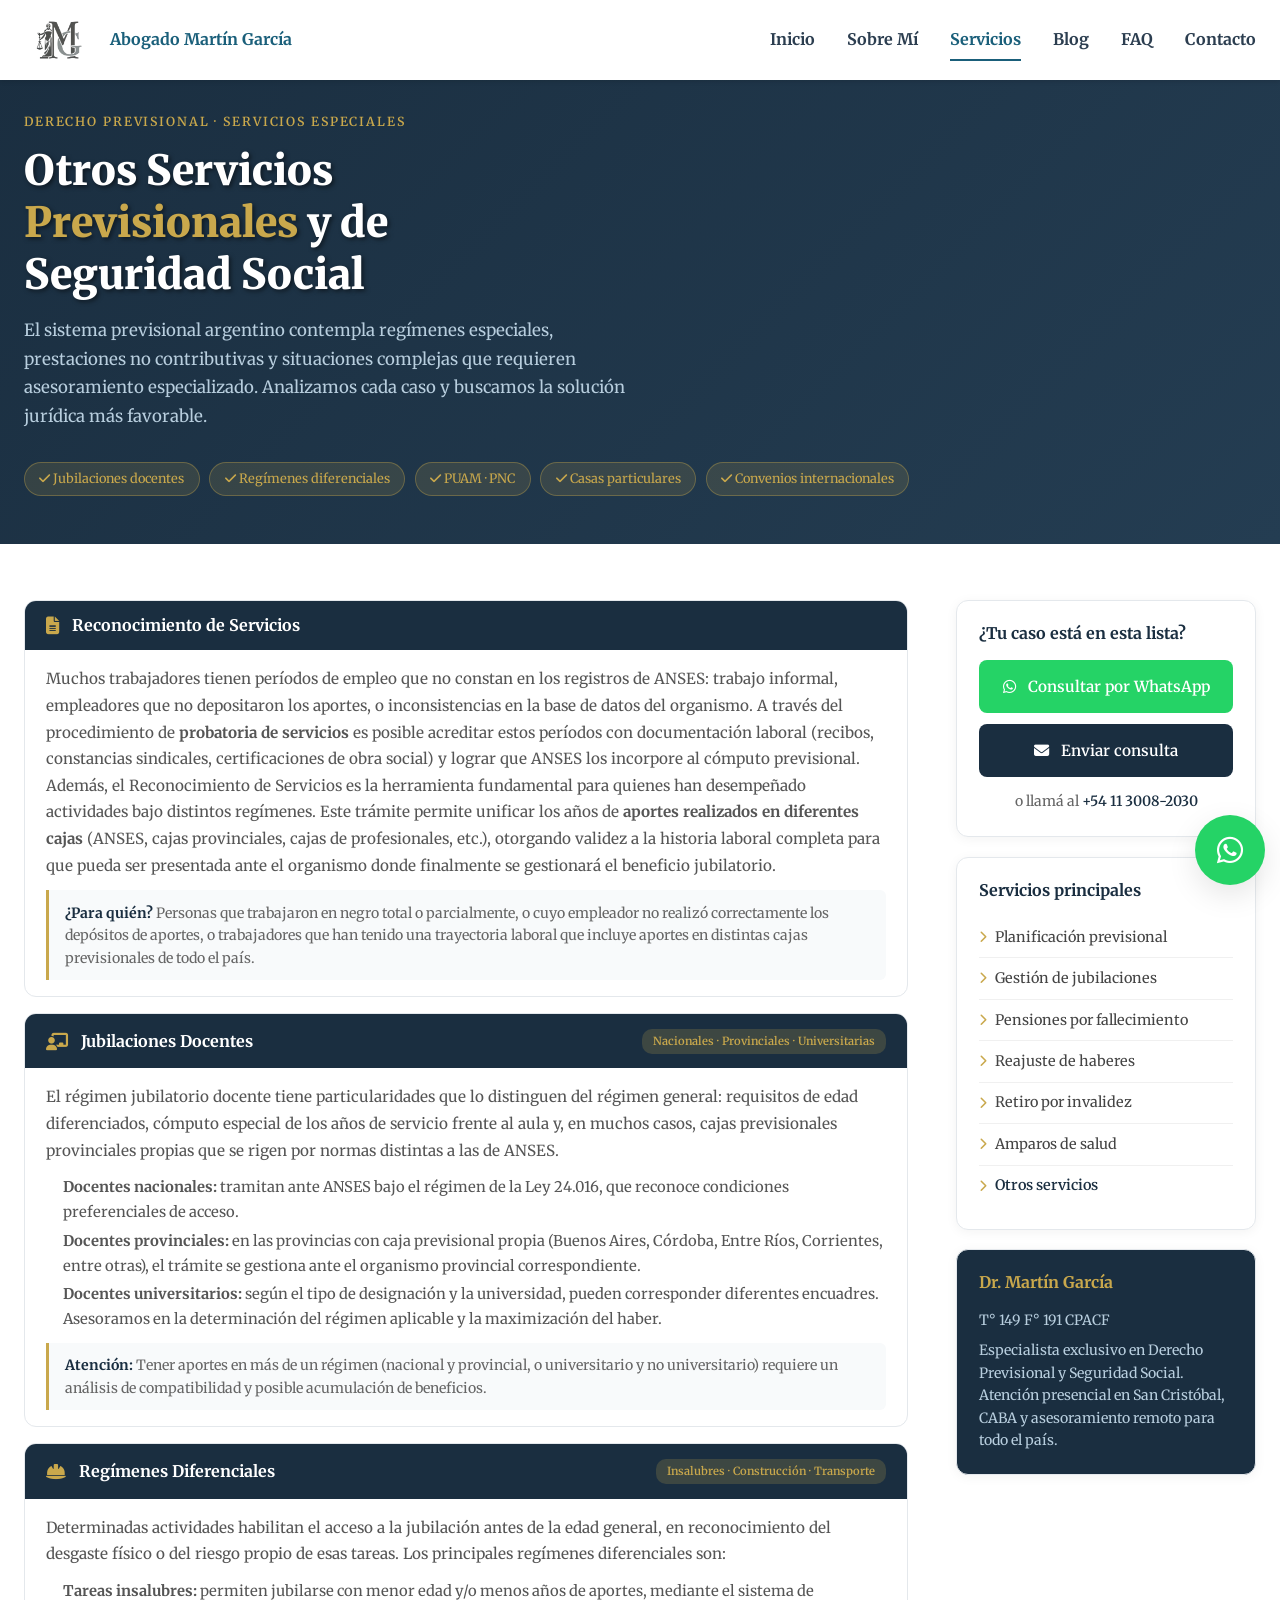
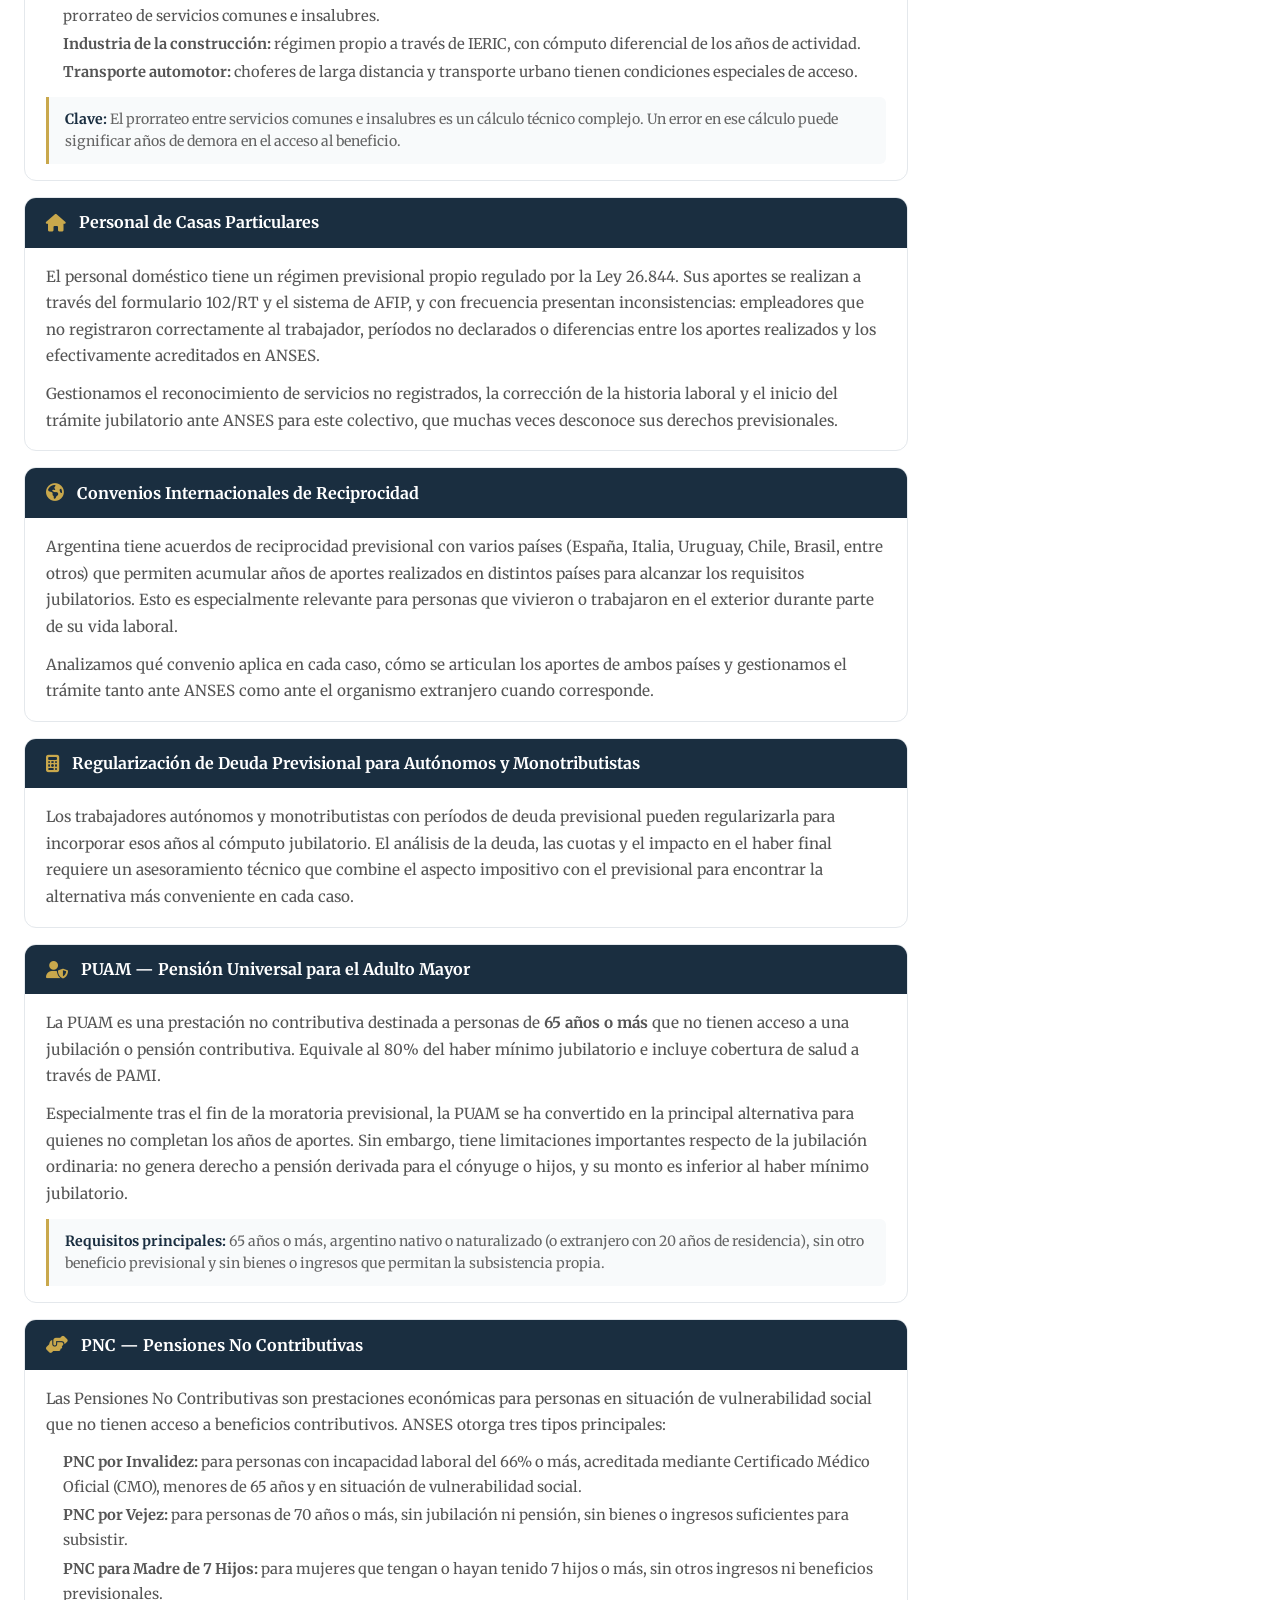
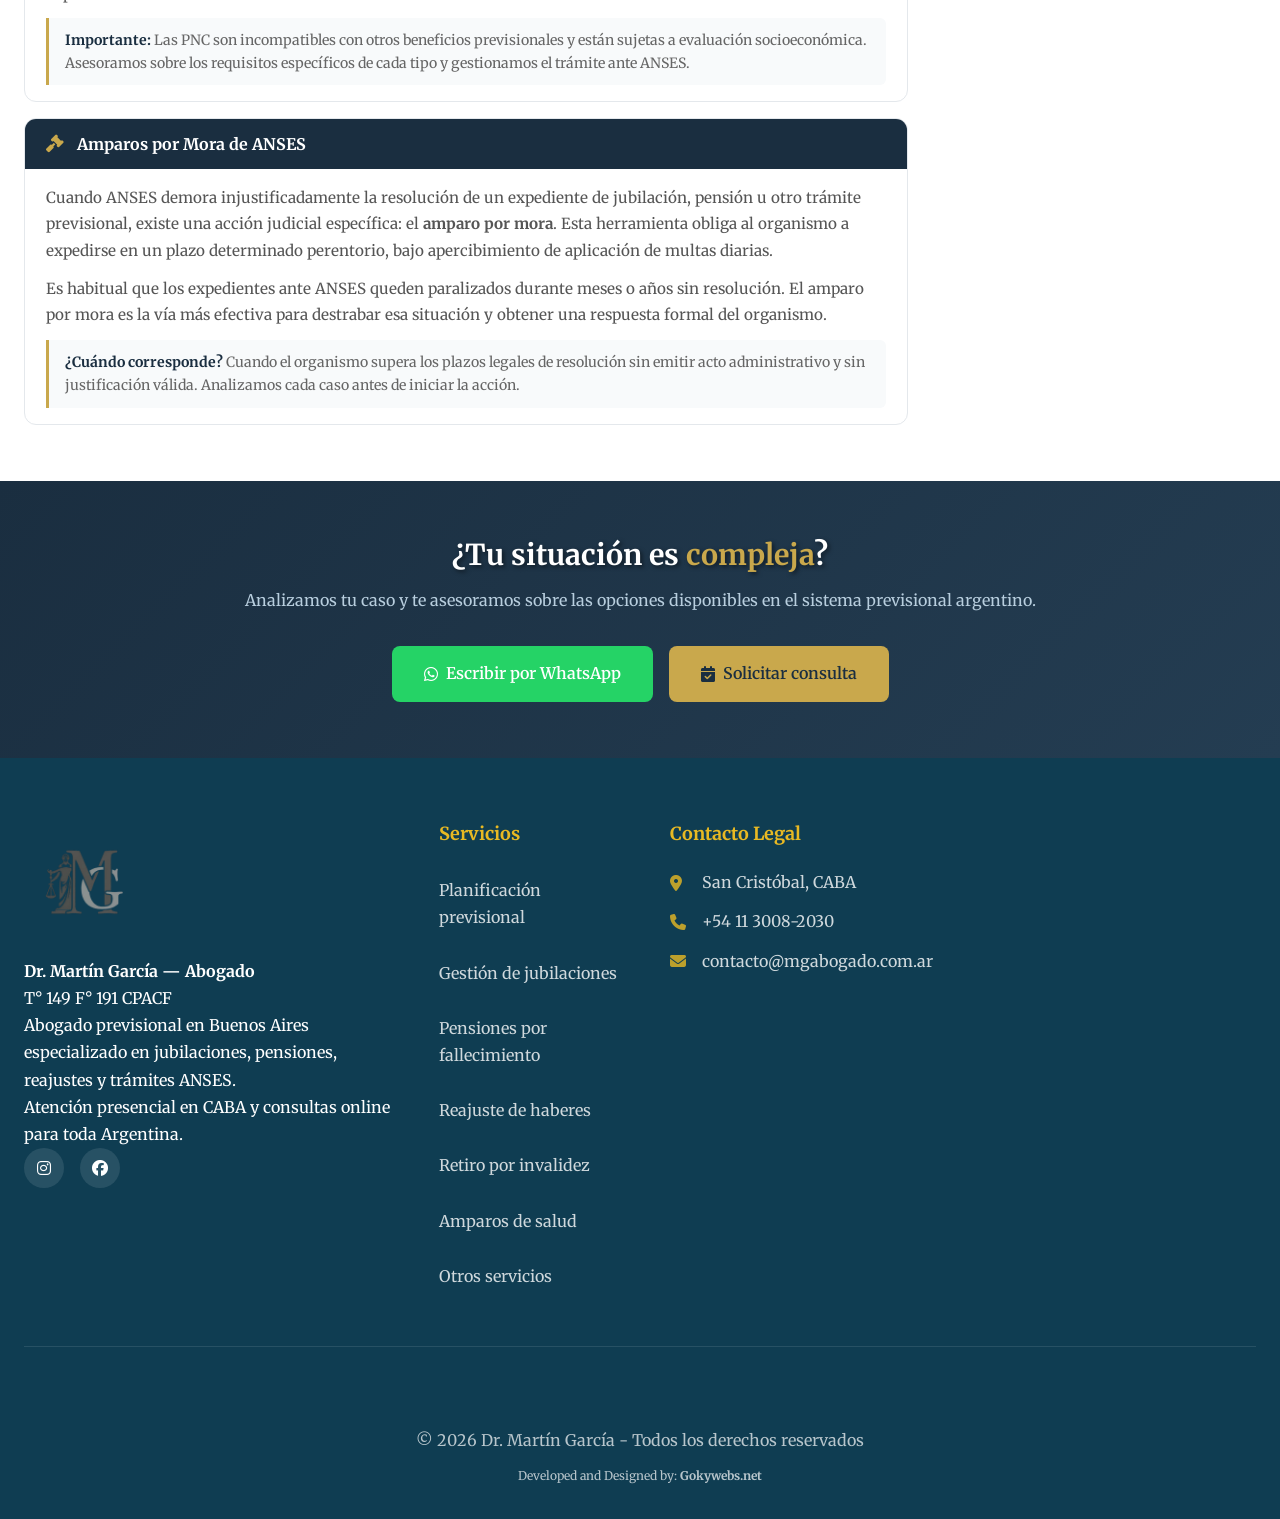
<file: otros-servicios-previsionales.html>
<!DOCTYPE html>
<html lang="es">
<head>
    <!-- Google Tag Manager -->
    <script>(function(w,d,s,l,i){w[l]=w[l]||[];w[l].push({'gtm.start':
    new Date().getTime(),event:'gtm.js'});var f=d.getElementsByTagName(s)[0],
    j=d.createElement(s),dl=l!='dataLayer'?'&l='+l:'';j.async=true;j.src=
    'https://www.googletagmanager.com/gtm.js?id='+i+dl;f.parentNode.insertBefore(j,f);
    })(window,document,'script','dataLayer','GTM-MPMJT2L8');</script>
    <!-- End Google Tag Manager -->

    <meta charset="UTF-8">
    <meta name="viewport" content="width=device-width, initial-scale=1.0">

    <title>Otros Servicios Previsionales | PUAM, PNC, Docentes, Regímenes Especiales - Dr. Martín García</title>
    <meta name="description" content="Jubilaciones docentes, regímenes diferenciales, PUAM, PNC, personal de casas particulares, convenios internacionales y amparos por mora. Dr. Martín García, abogado previsional en Buenos Aires.">
    <meta name="keywords" content="jubilacion docente Buenos Aires, PUAM pension universal adulto mayor, PNC pension no contributiva, personal casas particulares jubilacion, regimenes diferenciales insalubres, convenios internacionales jubilacion, amparo mora ANSES, abogado previsional CABA">
    <meta name="author" content="Dr. Martín García">
    <meta name="robots" content="index, follow, max-image-preview:large">
    <meta name="geo.region" content="AR-C">
    <meta name="geo.placename" content="Buenos Aires">

    <meta property="og:title" content="Otros Servicios Previsionales | Dr. Martín García - Abogado Previsional">
    <meta property="og:description" content="PUAM, PNC, jubilaciones docentes, regímenes diferenciales, personal de casas particulares, convenios internacionales y amparos por mora ante ANSES.">
    <meta property="og:type" content="website">
    <meta property="og:url" content="https://mgabogado.com.ar/otros-servicios">
    <meta property="og:locale" content="es_AR">
    <meta property="og:site_name" content="Dr. Martín García - Abogado Previsional">

    <link rel="canonical" href="https://mgabogado.com.ar/otros-servicios">
    <link rel="icon" type="image/x-icon" href="images/Logos/Martin Garcia Servicios Legales - Isotipo.ico">
    <link rel="apple-touch-icon" href="images/Logos/Martin Garcia Servicios Legales - Isotipo.png">
    <meta name="theme-color" content="#1A2E40">

    <script type="application/ld+json">
    {
      "@context": "https://schema.org",
      "@type": "Service",
      "name": "Otros Servicios Previsionales",
      "provider": {
        "@type": "LegalService",
        "name": "Dr. Martín García - Abogado Previsional",
        "url": "https://mgabogado.com.ar",
        "telephone": "+541130082030",
        "address": {
          "@type": "PostalAddress",
          "addressLocality": "Buenos Aires",
          "addressRegion": "CABA",
          "addressCountry": "AR"
        }
      },
      "serviceType": "Servicios Previsionales Especiales",
      "areaServed": "Argentina",
      "description": "Jubilaciones docentes, regímenes diferenciales, PUAM, PNC, personal de casas particulares, convenios internacionales de reciprocidad y amparos por mora ante ANSES."
    }
    </script>

    <link rel="preload" as="image" href="images/Logo.webp">
    <link rel="stylesheet" href="styles.css">
    <link rel="preconnect" href="https://fonts.googleapis.com">
    <link rel="preconnect" href="https://fonts.gstatic.com" crossorigin>
    <link href="https://fonts.googleapis.com/css2?family=Merriweather:wght@300;400;700;900&display=swap" rel="stylesheet" media="print" onload="this.media='all'">
    <link rel="stylesheet" href="https://cdnjs.cloudflare.com/ajax/libs/font-awesome/6.4.0/css/all.min.css" media="print" onload="this.media='all'">

    <style>
        .breadcrumb { background:#f4f6f8; padding:.75rem 0; font-size:.85rem; color:#666; }
        .breadcrumb a { color:#1A2E40; text-decoration:none; }
        .breadcrumb a:hover { text-decoration:underline; }
        .breadcrumb span { margin:0 .4rem; color:#aaa; }

        .page-hero { background:linear-gradient(135deg,#1A2E40 0%,#243d52 100%); color:#fff; padding:4rem 0 3rem; }
        .page-hero__label { font-size:.78rem; letter-spacing:.15em; text-transform:uppercase; color:#C9A84C; font-weight:600; margin-bottom:.75rem; }
        .page-hero__title { font-family:'Merriweather',Georgia,serif; font-size:clamp(1.8rem,4vw,2.6rem); font-weight:900; line-height:1.25; margin-bottom:1rem; }
        .page-hero__title em { color:#C9A84C; font-style:normal; }
        .page-hero__desc { font-size:1.05rem; line-height:1.7; color:#b8cede; max-width:620px; margin-bottom:2rem; }
        .page-hero__badges { display:flex; flex-wrap:wrap; gap:.6rem; }
        .badge-item { background:rgba(201,168,76,.15); border:1px solid rgba(201,168,76,.35); color:#C9A84C; font-size:.8rem; padding:.3rem .9rem; border-radius:20px; }

        .page-content { padding:3.5rem 0; }
        .content-grid { display:grid; grid-template-columns:1fr 300px; gap:3rem; align-items:start; }
        @media(max-width:768px){ .content-grid{grid-template-columns:1fr;} .sidebar{order:-1;} }

        /* Servicios grid */
        .servicios-grid { display:flex; flex-direction:column; gap:1rem; }
        .servicio-card { background:#fff; border:1px solid #e4e8ec; border-radius:12px; overflow:hidden; transition:box-shadow .2s; }
        .servicio-card:hover { box-shadow:0 4px 20px rgba(0,0,0,.08); }
        .servicio-header { background:#1A2E40; padding:.9rem 1.3rem; display:flex; align-items:center; gap:.8rem; }
        .servicio-header i { color:#C9A84C; font-size:1.1rem; flex-shrink:0; }
        .servicio-header h2 { font-family:'Merriweather',Georgia,serif; font-size:1rem; font-weight:700; color:#fff; margin:0; }
        .servicio-tag { margin-left:auto; font-size:.7rem; font-weight:600; background:rgba(201,168,76,.2); color:#C9A84C; padding:.2rem .7rem; border-radius:10px; white-space:nowrap; flex-shrink:0; }
        .servicio-body { padding:1rem 1.3rem; }
        .servicio-body p { font-size:.95rem; color:#555; line-height:1.75; margin:0 0 .7rem; }
        .servicio-body p:last-child { margin-bottom:0; }
        .servicio-body ul { margin:.4rem 0 .7rem 1.1rem; padding:0; }
        .servicio-body ul li { font-size:.92rem; color:#555; line-height:1.7; margin-bottom:.2rem; }
        .servicio-body ul li::marker { color:#C9A84C; }
        .servicio-nota { background:#f8fafb; border-left:3px solid #C9A84C; padding:.7rem 1rem; border-radius:0 6px 6px 0; font-size:.88rem; color:#666; line-height:1.6; margin-top:.7rem; }
        .servicio-nota strong { color:#1A2E40; }

        .sidebar { display:flex; flex-direction:column; gap:1.2rem; position:sticky; top:100px; }
        .sidebar-card { background:#fff; border:1px solid #e4e8ec; border-radius:12px; padding:1.4rem; box-shadow:0 2px 12px rgba(0,0,0,.05); }
        .sidebar-card h4 { font-family:'Merriweather',Georgia,serif; font-size:1rem; font-weight:700; color:#1A2E40; margin-bottom:1rem; }
        .sidebar-card .btn-primary { display:block; background:#1A2E40; color:#fff; text-align:center; padding:.85rem; border-radius:8px; text-decoration:none; font-weight:600; font-size:.95rem; margin-bottom:.7rem; transition:background .2s; }
        .sidebar-card .btn-primary:hover { background:#243d52; }
        .sidebar-card .btn-wsp { display:block; background:#25D366; color:#fff; text-align:center; padding:.85rem; border-radius:8px; text-decoration:none; font-weight:600; font-size:.95rem; transition:background .2s; }
        .sidebar-card .btn-wsp:hover { background:#1ebe5a; }
        .sidebar-card .btn-wsp i, .sidebar-card .btn-primary i { margin-right:.5rem; }
        .sidebar-tel { text-align:center; margin-top:.8rem; font-size:.88rem; color:#666; }
        .sidebar-tel a { color:#1A2E40; font-weight:600; text-decoration:none; }

        .services-list { list-style:none; padding:0; margin:0; }
        .services-list li { padding:.5rem 0; border-bottom:1px solid #f0f0f0; font-size:.9rem; }
        .services-list li:last-child { border-bottom:none; }
        .services-list a { color:#444; text-decoration:none; display:flex; align-items:center; gap:.5rem; transition:color .2s; }
        .services-list a:hover { color:#1A2E40; }
        .services-list a i { color:#C9A84C; font-size:.75rem; }
        .services-list li.active a { color:#1A2E40; font-weight:600; }

        .cta-section { background:linear-gradient(135deg,#1A2E40,#243d52); color:#fff; padding:3.5rem 0; text-align:center; }
        .cta-section h2 { font-family:'Merriweather',Georgia,serif; font-size:1.8rem; margin-bottom:.8rem; }
        .cta-section h2 em { color:#C9A84C; font-style:normal; }
        .cta-section p { color:#b8cede; font-size:1rem; margin-bottom:2rem; }
        .cta-buttons { display:flex; gap:1rem; justify-content:center; flex-wrap:wrap; }
        .cta-buttons a { padding:.9rem 2rem; border-radius:8px; font-weight:600; font-size:1rem; text-decoration:none; display:inline-flex; align-items:center; gap:.5rem; transition:transform .2s; }
        .cta-buttons a:hover { transform:translateY(-2px); }
        .cta-btn-main { background:#C9A84C; color:#1A2E40; }
        .cta-btn-wsp { background:#25D366; color:#fff; }
    </style>
</head>
<body>
    <noscript><iframe src="https://www.googletagmanager.com/ns.html?id=GTM-MPMJT2L8" height="0" width="0" style="display:none;visibility:hidden"></iframe></noscript>

    <header class="header" id="header">
        <nav class="nav container">
            <div class="nav__brand">
                <img src="images/Logo.webp" alt="Dr. Martín García - Abogado previsional en Buenos Aires" class="nav__logo">
                <span class="nav__name">Abogado Martín García</span>
            </div>
            <div class="nav__menu" id="nav-menu">
                <ul class="nav__list">
                    <li class="nav__item"><a href="index.html#inicio" class="nav__link">Inicio</a></li>
                    <li class="nav__item"><a href="index.html#sobre-mi" class="nav__link">Sobre Mí</a></li>
                    <li class="nav__item"><a href="index.html#servicios" class="nav__link active-link">Servicios</a></li>
                    <li class="nav__item"><a href="https://blog.mgabogado.com.ar" target="_blank" rel="noopener noreferrer" class="nav__link">Blog</a></li>
                    <li class="nav__item"><a href="index.html#faq" class="nav__link">FAQ</a></li>
                    <li class="nav__item"><a href="index.html#contacto" class="nav__link">Contacto</a></li>
                </ul>
                <div class="nav__close" id="nav-close"><i class="fas fa-times"></i></div>
            </div>
            <div class="nav__toggle" id="nav-toggle"><i class="fas fa-bars"></i></div>
        </nav>
    </header>

    <div class="breadcrumb">
        <div class="container">
            <a href="index.html">Inicio</a>
            <span>›</span>
            <a href="index.html#servicios">Servicios</a>
            <span>›</span>
            Otros Servicios Previsionales
        </div>
    </div>

    <section class="page-hero">
        <div class="container">
            <p class="page-hero__label">Derecho Previsional · Servicios Especiales</p>
           <h1 class="page-hero__title" style="color: #ffffff; text-shadow: 2px 2px 4px rgba(0,0,0,0.5);">
    Otros Servicios<br><em>Previsionales</em> y de<br>Seguridad Social
</h1>
            <p class="page-hero__desc">
                El sistema previsional argentino contempla regímenes especiales, prestaciones no contributivas y situaciones complejas que requieren asesoramiento especializado. Analizamos cada caso y buscamos la solución jurídica más favorable.
            </p>
            <div class="page-hero__badges">
                <span class="badge-item"><i class="fas fa-check"></i> Jubilaciones docentes</span>
                <span class="badge-item"><i class="fas fa-check"></i> Regímenes diferenciales</span>
                <span class="badge-item"><i class="fas fa-check"></i> PUAM · PNC</span>
                <span class="badge-item"><i class="fas fa-check"></i> Casas particulares</span>
                <span class="badge-item"><i class="fas fa-check"></i> Convenios internacionales</span>
            </div>
        </div>
    </section>

    <section class="page-content">
        <div class="container">
            <div class="content-grid">

                <div class="servicios-grid">

                    <!-- Reconocimiento de servicios -->
                    <div class="servicio-card">
                        <div class="servicio-header">
                            <i class="fas fa-file-alt"></i>
                            <h2>Reconocimiento de Servicios</h2>
                        </div>
                        <div class="servicio-body">
                            <p>Muchos trabajadores tienen períodos de empleo que no constan en los registros de ANSES: trabajo informal, empleadores que no depositaron los aportes, o inconsistencias en la base de datos del organismo. A través del procedimiento de <strong>probatoria de servicios</strong> es posible acreditar estos períodos con documentación laboral (recibos, constancias sindicales, certificaciones de obra social) y lograr que ANSES los incorpore al cómputo previsional.
Además, el Reconocimiento de Servicios es la herramienta fundamental para quienes han desempeñado actividades bajo distintos regímenes. Este trámite permite unificar los años de <strong>aportes realizados en diferentes cajas</strong> (ANSES, cajas provinciales, cajas de profesionales, etc.), otorgando validez a la historia laboral completa para que pueda ser presentada ante el organismo donde finalmente se gestionará el beneficio jubilatorio.</p>
                            <div class="servicio-nota"><strong>¿Para quién?</strong> Personas que trabajaron en negro total o parcialmente, o cuyo empleador no realizó correctamente los depósitos de aportes, o trabajadores que han tenido una trayectoria laboral que incluye aportes en distintas cajas previsionales de todo el país.</div>
                        </div>
                    </div>

                    <!-- Jubilaciones Docentes -->
                    <div class="servicio-card">
                        <div class="servicio-header">
                            <i class="fas fa-chalkboard-teacher"></i>
                            <h2>Jubilaciones Docentes</h2>
                            <span class="servicio-tag">Nacionales · Provinciales · Universitarias</span>
                        </div>
                        <div class="servicio-body">
                            <p>El régimen jubilatorio docente tiene particularidades que lo distinguen del régimen general: requisitos de edad diferenciados, cómputo especial de los años de servicio frente al aula y, en muchos casos, cajas previsionales provinciales propias que se rigen por normas distintas a las de ANSES.</p>
                            <ul>
                                <li><strong>Docentes nacionales:</strong> tramitan ante ANSES bajo el régimen de la Ley 24.016, que reconoce condiciones preferenciales de acceso.</li>
                                <li><strong>Docentes provinciales:</strong> en las provincias con caja previsional propia (Buenos Aires, Córdoba, Entre Ríos, Corrientes, entre otras), el trámite se gestiona ante el organismo provincial correspondiente.</li>
                                <li><strong>Docentes universitarios:</strong> según el tipo de designación y la universidad, pueden corresponder diferentes encuadres. Asesoramos en la determinación del régimen aplicable y la maximización del haber.</li>
                            </ul>
                            <div class="servicio-nota"><strong>Atención:</strong> Tener aportes en más de un régimen (nacional y provincial, o universitario y no universitario) requiere un análisis de compatibilidad y posible acumulación de beneficios.</div>
                        </div>
                    </div>

                    <!-- Regímenes Diferenciales -->
                    <div class="servicio-card">
                        <div class="servicio-header">
                            <i class="fas fa-hard-hat"></i>
                            <h2>Regímenes Diferenciales</h2>
                            <span class="servicio-tag">Insalubres · Construcción · Transporte</span>
                        </div>
                        <div class="servicio-body">
                            <p>Determinadas actividades habilitan el acceso a la jubilación antes de la edad general, en reconocimiento del desgaste físico o del riesgo propio de esas tareas. Los principales regímenes diferenciales son:</p>
                            <ul>
                                <li><strong>Tareas insalubres:</strong> permiten jubilarse con menor edad y/o menos años de aportes, mediante el sistema de prorrateo de servicios comunes e insalubres.</li>
                                <li><strong>Industria de la construcción:</strong> régimen propio a través de IERIC, con cómputo diferencial de los años de actividad.</li>
                                <li><strong>Transporte automotor:</strong> choferes de larga distancia y transporte urbano tienen condiciones especiales de acceso.</li>
                            </ul>
                            <div class="servicio-nota"><strong>Clave:</strong> El prorrateo entre servicios comunes e insalubres es un cálculo técnico complejo. Un error en ese cálculo puede significar años de demora en el acceso al beneficio.</div>
                        </div>
                    </div>

                    <!-- Personal de casas particulares -->
                    <div class="servicio-card">
                        <div class="servicio-header">
                            <i class="fas fa-home"></i>
                            <h2>Personal de Casas Particulares</h2>
                        </div>
                        <div class="servicio-body">
                            <p>El personal doméstico tiene un régimen previsional propio regulado por la Ley 26.844. Sus aportes se realizan a través del formulario 102/RT y el sistema de AFIP, y con frecuencia presentan inconsistencias: empleadores que no registraron correctamente al trabajador, períodos no declarados o diferencias entre los aportes realizados y los efectivamente acreditados en ANSES.</p>
                            <p>Gestionamos el reconocimiento de servicios no registrados, la corrección de la historia laboral y el inicio del trámite jubilatorio ante ANSES para este colectivo, que muchas veces desconoce sus derechos previsionales.</p>
                        </div>
                    </div>

                    <!-- Convenios internacionales -->
                    <div class="servicio-card">
                        <div class="servicio-header">
                            <i class="fas fa-globe-americas"></i>
                            <h2>Convenios Internacionales de Reciprocidad</h2>
                        </div>
                        <div class="servicio-body">
                            <p>Argentina tiene acuerdos de reciprocidad previsional con varios países (España, Italia, Uruguay, Chile, Brasil, entre otros) que permiten acumular años de aportes realizados en distintos países para alcanzar los requisitos jubilatorios. Esto es especialmente relevante para personas que vivieron o trabajaron en el exterior durante parte de su vida laboral.</p>
                            <p>Analizamos qué convenio aplica en cada caso, cómo se articulan los aportes de ambos países y gestionamos el trámite tanto ante ANSES como ante el organismo extranjero cuando corresponde.</p>
                        </div>
                    </div>

                    <!-- Regulación deuda autónomos -->
                    <div class="servicio-card">
                        <div class="servicio-header">
                            <i class="fas fa-calculator"></i>
                            <h2>Regularización de Deuda Previsional para Autónomos y Monotributistas</h2>
                        </div>
                        <div class="servicio-body">
                            <p>Los trabajadores autónomos y monotributistas con períodos de deuda previsional pueden regularizarla para incorporar esos años al cómputo jubilatorio. El análisis de la deuda, las cuotas y el impacto en el haber final requiere un asesoramiento técnico que combine el aspecto impositivo con el previsional para encontrar la alternativa más conveniente en cada caso.</p>
                        </div>
                    </div>

                    <!-- PUAM -->
                    <div class="servicio-card">
                        <div class="servicio-header">
                            <i class="fas fa-user-shield"></i>
                            <h2>PUAM — Pensión Universal para el Adulto Mayor</h2>
                        </div>
                        <div class="servicio-body">
                            <p>La PUAM es una prestación no contributiva destinada a personas de <strong>65 años o más</strong> que no tienen acceso a una jubilación o pensión contributiva. Equivale al 80% del haber mínimo jubilatorio e incluye cobertura de salud a través de PAMI.</p>
                            <p>Especialmente tras el fin de la moratoria previsional, la PUAM se ha convertido en la principal alternativa para quienes no completan los años de aportes. Sin embargo, tiene limitaciones importantes respecto de la jubilación ordinaria: no genera derecho a pensión derivada para el cónyuge o hijos, y su monto es inferior al haber mínimo jubilatorio.</p>
                            <div class="servicio-nota"><strong>Requisitos principales:</strong> 65 años o más, argentino nativo o naturalizado (o extranjero con 20 años de residencia), sin otro beneficio previsional y sin bienes o ingresos que permitan la subsistencia propia.</div>
                        </div>
                    </div>

                    <!-- PNC -->
                    <div class="servicio-card">
                        <div class="servicio-header">
                            <i class="fas fa-hands-helping"></i>
                            <h2>PNC — Pensiones No Contributivas</h2>
                        </div>
                        <div class="servicio-body">
                            <p>Las Pensiones No Contributivas son prestaciones económicas para personas en situación de vulnerabilidad social que no tienen acceso a beneficios contributivos. ANSES otorga tres tipos principales:</p>
                            <ul>
                                <li><strong>PNC por Invalidez:</strong> para personas con incapacidad laboral del 66% o más, acreditada mediante Certificado Médico Oficial (CMO), menores de 65 años y en situación de vulnerabilidad social.</li>
                                <li><strong>PNC por Vejez:</strong> para personas de 70 años o más, sin jubilación ni pensión, sin bienes o ingresos suficientes para subsistir.</li>
                                <li><strong>PNC para Madre de 7 Hijos:</strong> para mujeres que tengan o hayan tenido 7 hijos o más, sin otros ingresos ni beneficios previsionales.</li>
                            </ul>
                            <div class="servicio-nota"><strong>Importante:</strong> Las PNC son incompatibles con otros beneficios previsionales y están sujetas a evaluación socioeconómica. Asesoramos sobre los requisitos específicos de cada tipo y gestionamos el trámite ante ANSES.</div>
                        </div>
                    </div>

                    <!-- Amparos por mora -->
                    <div class="servicio-card">
                        <div class="servicio-header">
                            <i class="fas fa-gavel"></i>
                            <h2>Amparos por Mora de ANSES</h2>
                        </div>
                        <div class="servicio-body">
                            <p>Cuando ANSES demora injustificadamente la resolución de un expediente de jubilación, pensión u otro trámite previsional, existe una acción judicial específica: el <strong>amparo por mora</strong>. Esta herramienta obliga al organismo a expedirse en un plazo determinado perentorio, bajo apercibimiento de aplicación de multas diarias.</p>
                            <p>Es habitual que los expedientes ante ANSES queden paralizados durante meses o años sin resolución. El amparo por mora es la vía más efectiva para destrabar esa situación y obtener una respuesta formal del organismo.</p>
                            <div class="servicio-nota"><strong>¿Cuándo corresponde?</strong> Cuando el organismo supera los plazos legales de resolución sin emitir acto administrativo y sin justificación válida. Analizamos cada caso antes de iniciar la acción.</div>
                        </div>
                    </div>

                </div><!-- fin servicios-grid -->

                <aside class="sidebar">
                    <div class="sidebar-card">
                        <h4>¿Tu caso está en esta lista?</h4>
                        <a href="https://wa.me/541130082030?text=Hola%20Dr.%20García,%20quiero%20consultar%20sobre%20un%20servicio%20previsional%20especial" target="_blank" rel="noopener noreferrer" class="btn-wsp">
                            <i class="fab fa-whatsapp"></i> Consultar por WhatsApp
                        </a>
                        <div style="height:.7rem;"></div>
                        <a href="index.html#contacto" class="btn-primary">
                            <i class="fas fa-envelope"></i> Enviar consulta
                        </a>
                        <p class="sidebar-tel">o llamá al <a href="tel:+541130082030">+54 11 3008-2030</a></p>
                    </div>

                    <div class="sidebar-card">
                        <h4>Servicios principales</h4>
                        <ul class="services-list">
                            <li><a href="planificacion-previsional.html"><i class="fas fa-chevron-right"></i> Planificación previsional</a></li>
                            <li><a href="gestion-jubilaciones.html"><i class="fas fa-chevron-right"></i> Gestión de jubilaciones</a></li>
                            <li><a href="pensiones-por-fallecimiento.html"><i class="fas fa-chevron-right"></i> Pensiones por fallecimiento</a></li>
                            <li><a href="reajuste-de-haberes.html"><i class="fas fa-chevron-right"></i> Reajuste de haberes</a></li>
                            <li><a href="retiro-por-invalidez.html"><i class="fas fa-chevron-right"></i> Retiro por invalidez</a></li>
                            <li><a href="amparos-de-salud.html"><i class="fas fa-chevron-right"></i> Amparos de salud</a></li>
                            <li class="active"><a href="otros-servicios-previsionales.html"><i class="fas fa-chevron-right"></i> Otros servicios</a></li>
                        </ul>
                    </div>

                    <div class="sidebar-card" style="background:#1A2E40;color:#fff;">
                        <h4 style="color:#C9A84C;">Dr. Martín García</h4>
                        <p style="font-size:.88rem;color:#b8cede;line-height:1.6;margin-bottom:.5rem;">T° 149 F° 191 CPACF</p>
                        <p style="font-size:.88rem;color:#b8cede;line-height:1.6;">Especialista exclusivo en Derecho Previsional y Seguridad Social. Atención presencial en San Cristóbal, CABA y asesoramiento remoto para todo el país.</p>
                    </div>
                </aside>

            </div>
        </div>
    </section>
<section class="related-posts-section">

    <div
        id="blog-posts"
        data-label="Derecho Previsional"
        
        data-limit="3">
    </div>

</section>
    <section class="cta-section">
        <div class="container">
            <h2 style="color: #ffffff; text-shadow: 2px 2px 4px rgba(0,0,0,0.5);">
            ¿Tu situación es <em>compleja</em>?
        </h2>
            <p>Analizamos tu caso y te asesoramos sobre las opciones disponibles en el sistema previsional argentino.</p>
            <div class="cta-buttons">
                <a href="https://wa.me/541130082030?text=Hola%20Dr.%20García,%20tengo%20una%20consulta%20sobre%20un%20servicio%20previsional%20especial" target="_blank" rel="noopener noreferrer" class="cta-btn-wsp">
                    <i class="fab fa-whatsapp"></i> Escribir por WhatsApp
                </a>
                <a href="index.html#contacto" class="cta-btn-main">
                    <i class="fas fa-calendar-check"></i> Solicitar consulta
                </a>
            </div>
        </div>
    </section>

    <footer class="footer">
        <div class="container">
            <div class="footer__content">
                <div class="footer__brand">
                    <img src="images/Logo.webp" alt="Logo Dr. Martín García" class="footer__logo" loading="lazy">
                    <div class="footer__legal">
                        <p><strong>Dr. Martín García — Abogado</strong></p>
                        <p>T° 149 F° 191 CPACF</p>
                        <p>Abogado previsional en Buenos Aires especializado en jubilaciones, pensiones, reajustes y trámites ANSES.</p>
                        <p>Atención presencial en CABA y consultas online para toda Argentina.</p>
                    </div>
                    <div class="footer__social">
                        <a href="https://www.instagram.com/ab.martingarcia/" target="_blank" rel="noopener noreferrer" class="footer__social-link" title="Instagram"><i class="fab fa-instagram"></i></a>
                        <a href="https://www.facebook.com/AbogadoGarciaMartin/" target="_blank" rel="noopener noreferrer" class="footer__social-link" title="Facebook"><i class="fab fa-facebook"></i></a>
                    </div>
                </div>
                <div class="footer__links">
                    <h4 class="footer__title">Servicios</h4>
                    <ul class="footer__list">
                        <li><a href="planificacion-previsional.html" class="footer__link">Planificación previsional</a></li>
                        <li><a href="gestion-jubilaciones.html" class="footer__link">Gestión de jubilaciones</a></li>
                        <li><a href="pensiones-por-fallecimiento.html" class="footer__link">Pensiones por fallecimiento</a></li>
                        <li><a href="reajuste-de-haberes.html" class="footer__link">Reajuste de haberes</a></li>
                        <li><a href="retiro-por-invalidez.html" class="footer__link">Retiro por invalidez</a></li>
                        <li><a href="amparos-de-salud.html" class="footer__link">Amparos de salud</a></li>
                        <li><a href="otros-servicios-previsionales.html" class="footer__link">Otros servicios</a></li>
                    </ul>
                </div>
                <div class="footer__contact">
                    <h4 class="footer__title">Contacto Legal</h4>
                    <ul class="footer__list">
                        <li><i class="fas fa-map-marker-alt"></i> San Cristóbal, CABA</li>
                        <li><i class="fas fa-phone"></i> +54 11 3008-2030</li>
                        <li><i class="fas fa-envelope"></i> contacto@mgabogado.com.ar</li>
                    </ul>
                </div>
            </div>
            <div class="footer__bottom">
                <p>© 2026 Dr. Martín García - Todos los derechos reservados</p>
                <p class="footer__signature">Developed and Designed by: <a href="https://www.gokywebs.net" target="_blank" rel="noopener noreferrer">Gokywebs.net</a></p>
            </div>
        </div>
    </footer>

    <a href="https://wa.me/541130082030?text=Hola%20Dr.%20García,%20vi%20su%20página%20de%20otros%20servicios%20previsionales%20y%20quería%20consultar"
       class="whatsapp-button" target="_blank" rel="noopener noreferrer"
       title="Consultar por WhatsApp" aria-label="WhatsApp Dr. Martín García">
        <i class="fab fa-whatsapp"></i>
    </a>

    <script src="script.js"></script>
    <script src="blog-feed.js"></script>
    <script type="application/ld+json">
{
  "@context": "https://schema.org/",
  "@type": "BreadcrumbList",
  "itemListElement": [{
    "@type": "ListItem", "position": 1, "name": "Inicio", "item": "https://mgabogado.com.ar/index.html"
  },{
    "@type": "ListItem", "position": 2, "name": "Servicios", "item": "https://mgabogado.com.ar/index.html#servicios"
  },{
    "@type": "ListItem", "position": 3, "name": "Otros Servicios", "item": "https://mgabogado.com.ar/otros-servicios-previsionales.html"
  }]
}
</script>
</body>
</html>
</file>
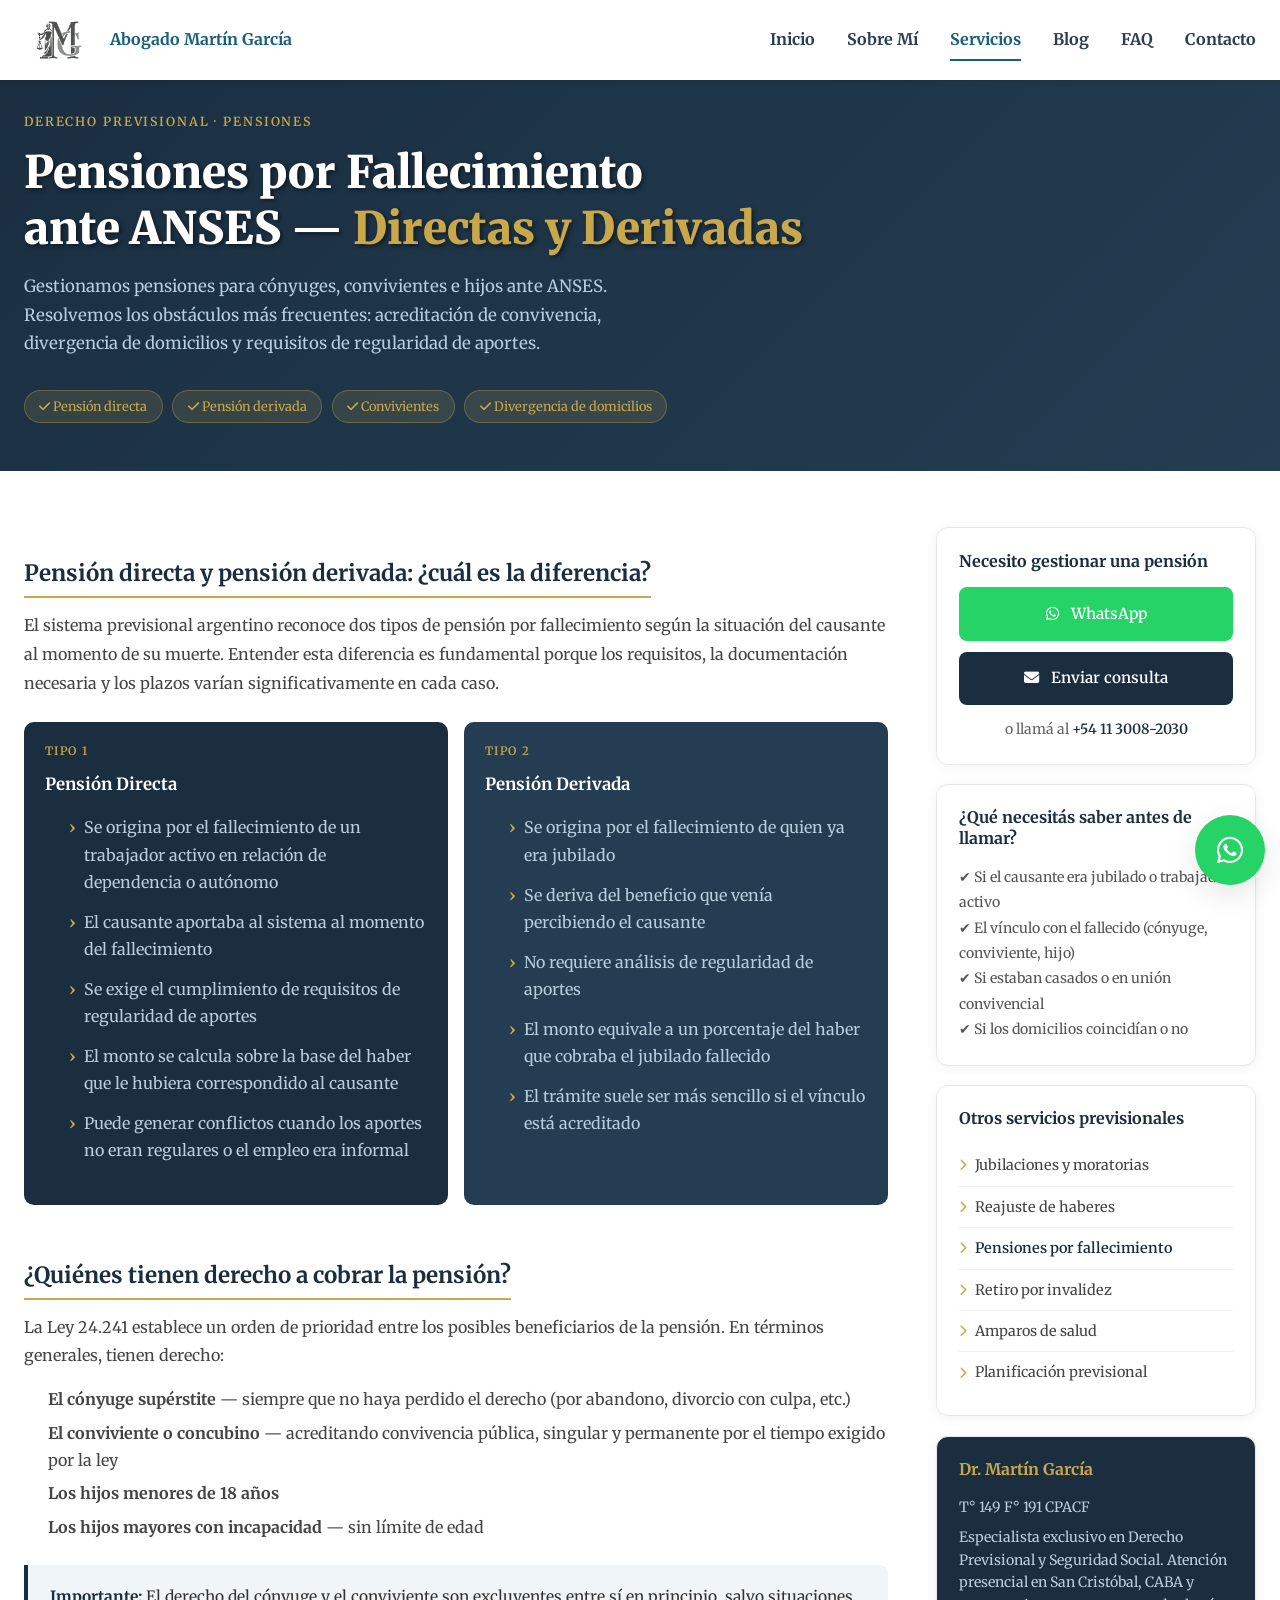
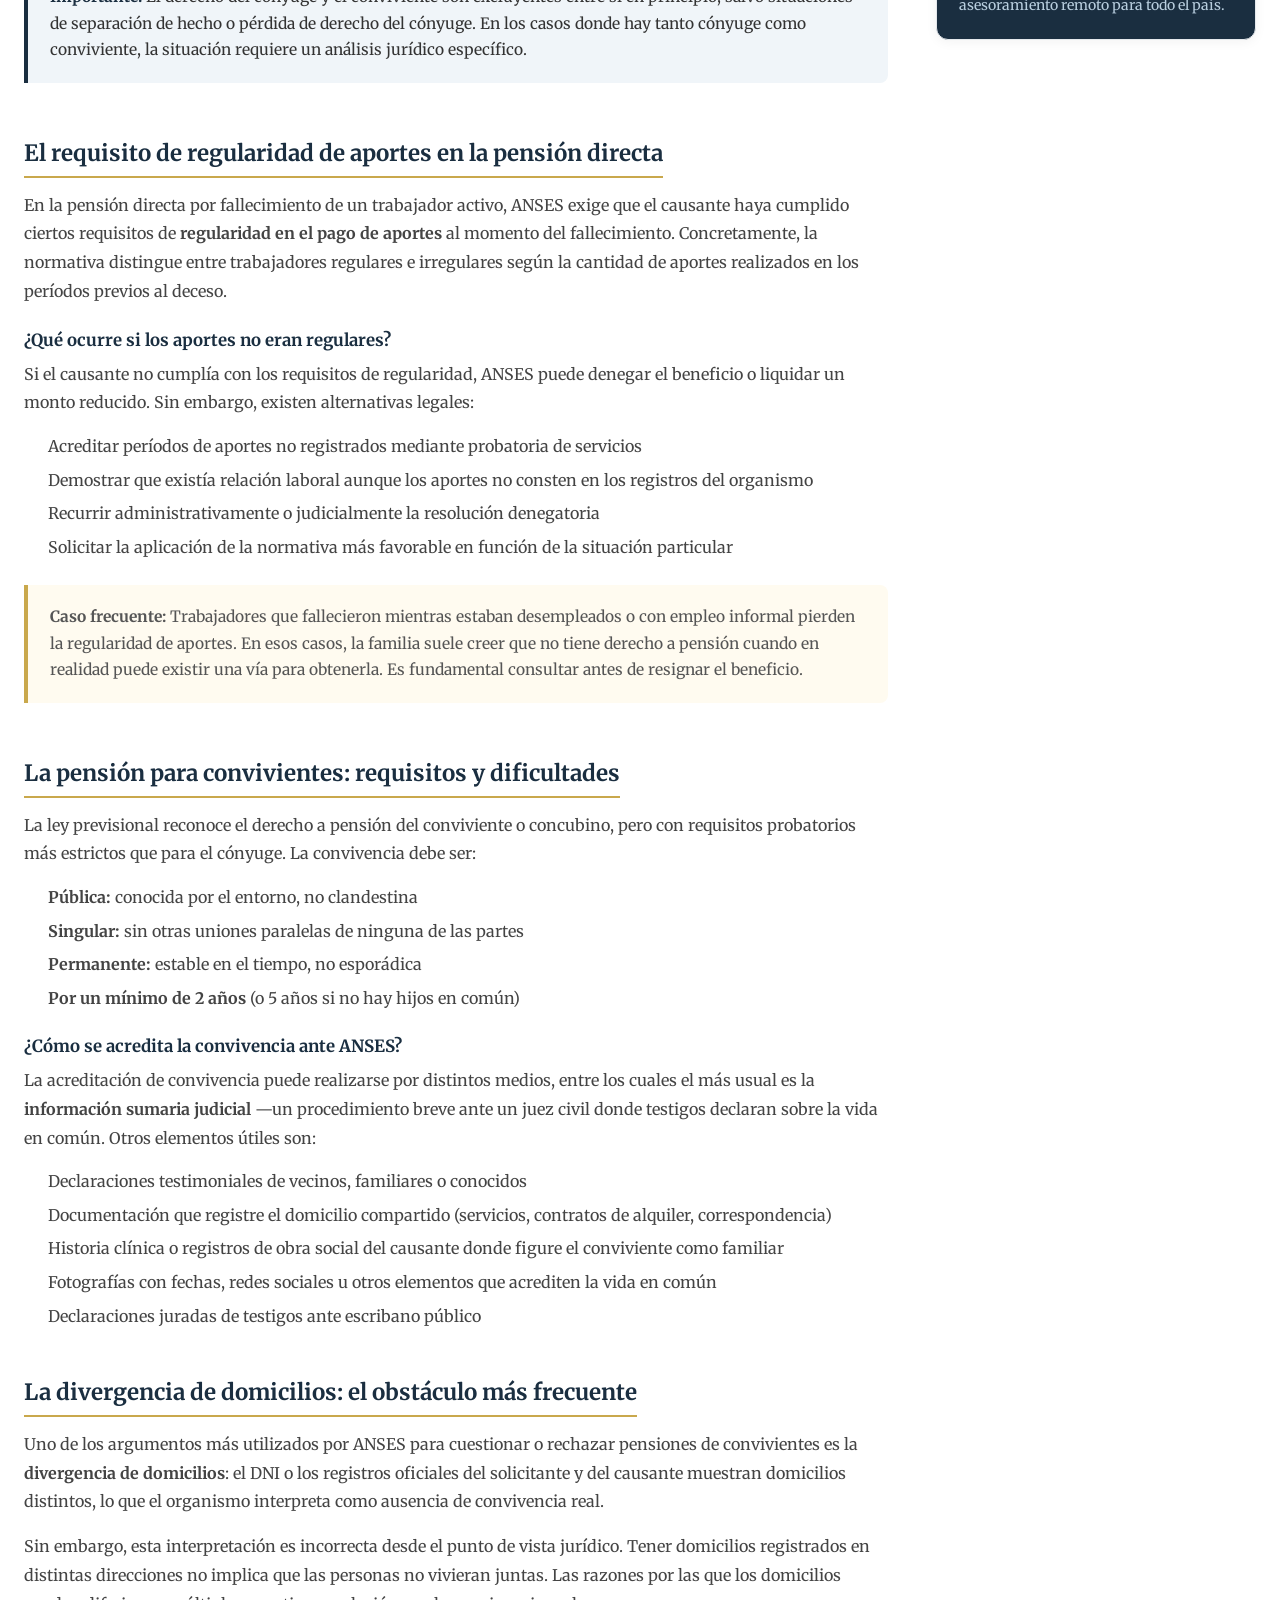
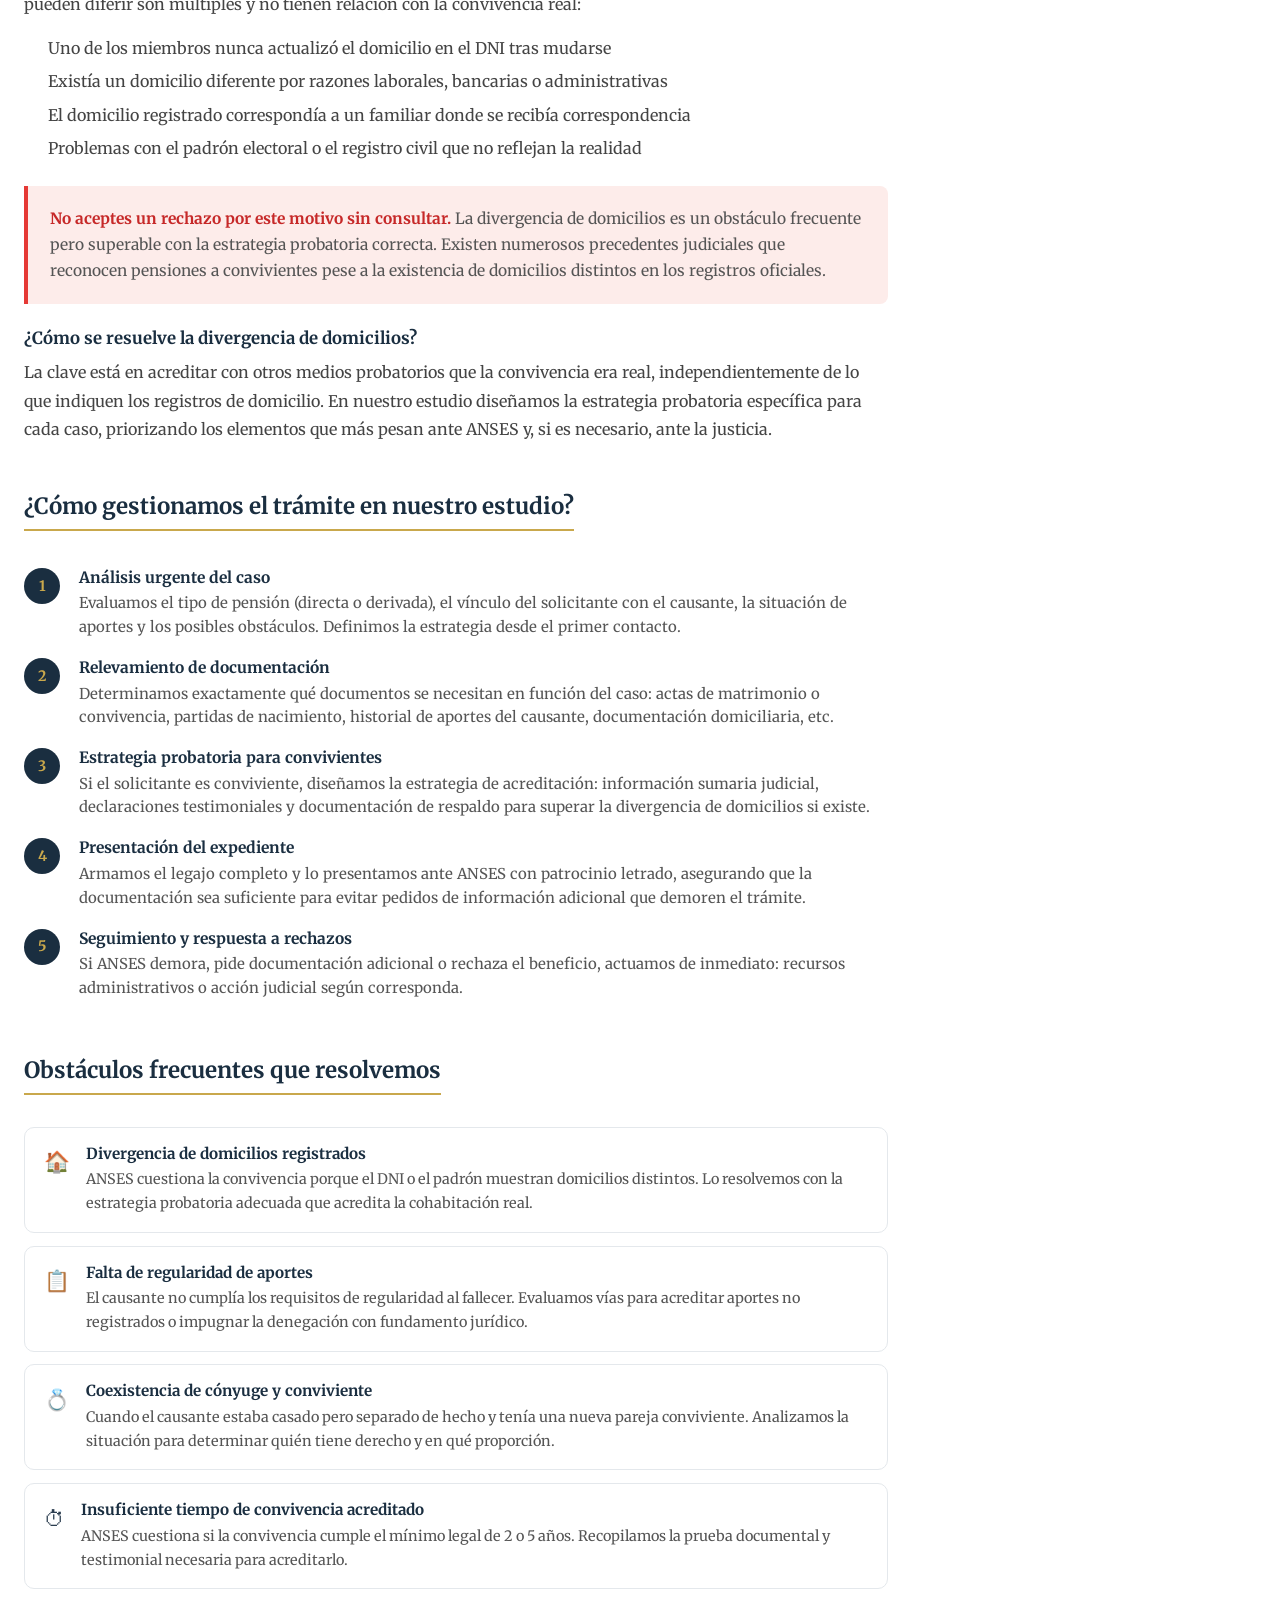
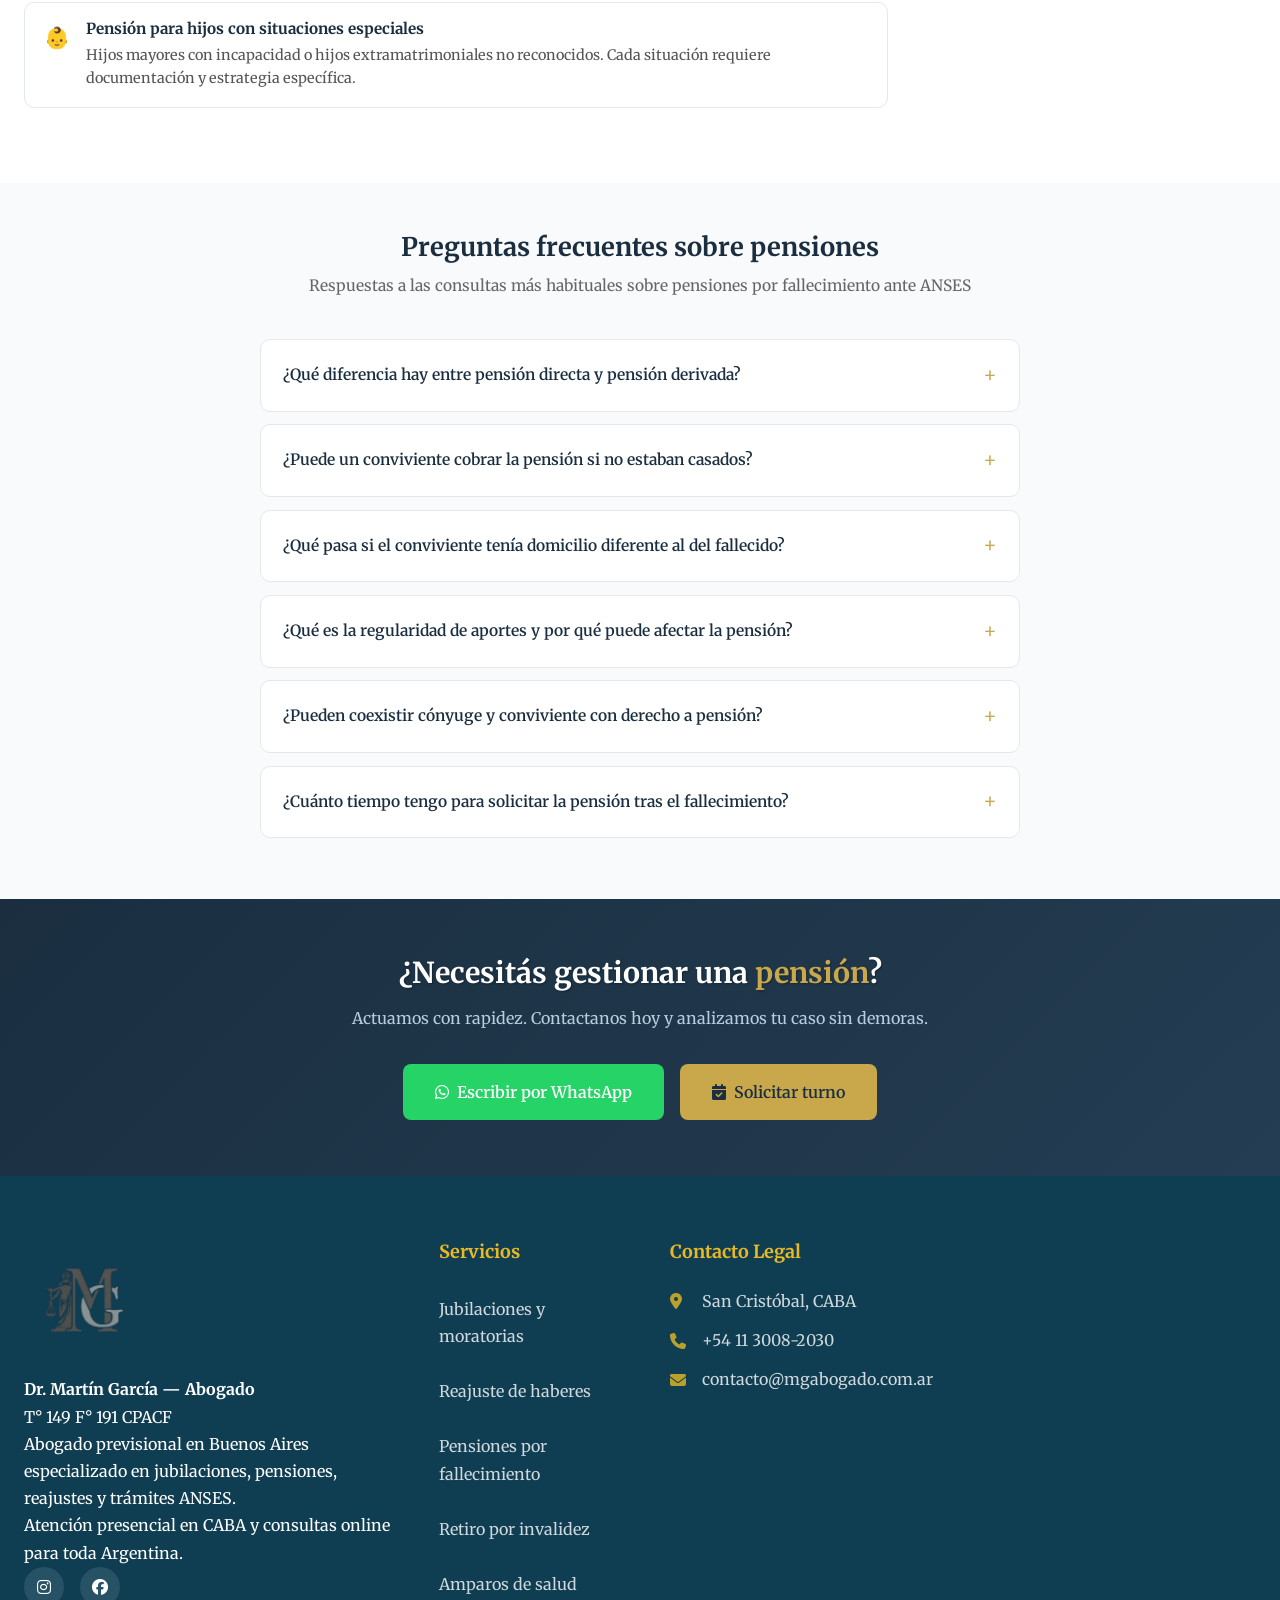
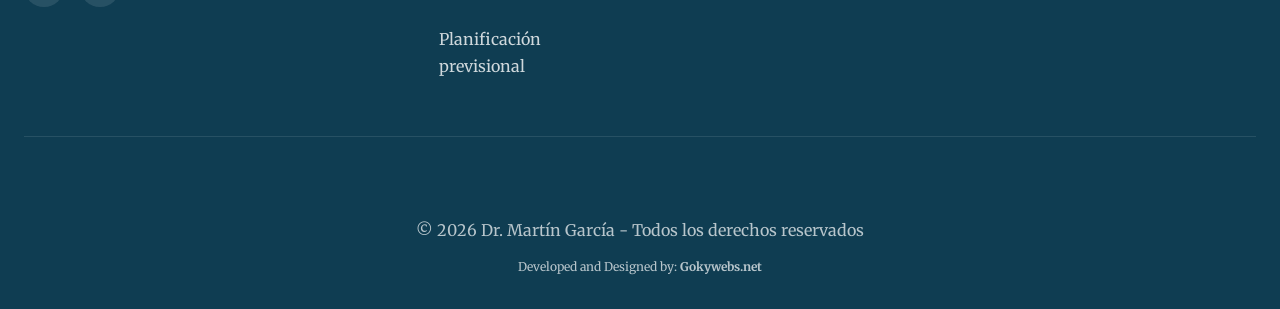
<file: pensiones-por-fallecimiento.html>
<!DOCTYPE html>
<html lang="es">
<head>
    <!-- Google Tag Manager -->
    <script>(function(w,d,s,l,i){w[l]=w[l]||[];w[l].push({'gtm.start':
    new Date().getTime(),event:'gtm.js'});var f=d.getElementsByTagName(s)[0],
    j=d.createElement(s),dl=l!='dataLayer'?'&l='+l:'';j.async=true;j.src=
    'https://www.googletagmanager.com/gtm.js?id='+i+dl;f.parentNode.insertBefore(j,f);
    })(window,document,'script','dataLayer','GTM-MPMJT2L8');</script>
    <!-- End Google Tag Manager -->

    <meta charset="UTF-8">
    <meta name="viewport" content="width=device-width, initial-scale=1.0">

    <title>Pensiones por Fallecimiento ante ANSES | Abogado Previsional Buenos Aires - Dr. Martín García</title>
    <meta name="description" content="Gestionamos pensiones directas y derivadas ante ANSES. Convivientes, divergencia de domicilios, regularidad de aportes. Dr. Martín García, abogado previsional en CABA y todo el país.">
    <meta name="keywords" content="pensión por fallecimiento ANSES, pensión derivada jubilado, pensión directa fallecimiento activo, pensión conviviente ANSES, divergencia de domicilios pensión, regularidad aportes pensión, abogado pensiones Buenos Aires, pensión cónyuge ANSES">
    <meta name="author" content="Dr. Martín García">
    <meta name="robots" content="index, follow, max-image-preview:large">
    <meta name="geo.region" content="AR-C">
    <meta name="geo.placename" content="Buenos Aires">

    <meta property="og:title" content="Pensiones por Fallecimiento | Dr. Martín García - Abogado Previsional">
    <meta property="og:description" content="Pensiones directas y derivadas ante ANSES. Convivientes, divergencia de domicilios y regularidad de aportes. Gestión ágil en todo el país.">
    <meta property="og:type" content="website">
    <meta property="og:url" content="https://mgabogado.com.ar/pensiones">
    <meta property="og:locale" content="es_AR">
    <meta property="og:site_name" content="Dr. Martín García - Abogado Previsional">

    <link rel="canonical" href="https://mgabogado.com.ar/pensiones">
    <link rel="icon" type="image/x-icon" href="images/Logos/Martin Garcia Servicios Legales - Isotipo.ico">
    <link rel="apple-touch-icon" href="images/Logos/Martin Garcia Servicios Legales - Isotipo.png">
    <meta name="theme-color" content="#1A2E40">

    <script type="application/ld+json">
    {
      "@context": "https://schema.org",
      "@type": "Service",
      "name": "Gestión de Pensiones por Fallecimiento",
      "provider": {
        "@type": "LegalService",
        "name": "Dr. Martín García - Abogado Previsional",
        "url": "https://mgabogado.com.ar",
        "telephone": "+541130082030",
        "address": {
          "@type": "PostalAddress",
          "addressLocality": "Buenos Aires",
          "addressRegion": "CABA",
          "addressCountry": "AR"
        }
      },
      "serviceType": "Pensiones por Fallecimiento ante ANSES",
      "areaServed": "Argentina",
      "description": "Gestión integral de pensiones directas y derivadas ante ANSES. Acreditación de convivencia, resolución de divergencia de domicilios y verificación de regularidad de aportes."
    }
    </script>

    <script type="application/ld+json">
    {
      "@context": "https://schema.org",
      "@type": "FAQPage",
      "mainEntity": [
        {
          "@type": "Question",
          "name": "¿Qué diferencia hay entre pensión directa y pensión derivada?",
          "acceptedAnswer": {
            "@type": "Answer",
            "text": "La pensión directa se genera por el fallecimiento de un trabajador activo en relación de dependencia o autónomo que aportaba al sistema. La pensión derivada, en cambio, se genera por el fallecimiento de quien ya era jubilado, y se deriva del beneficio que venía percibiendo el causante."
          }
        },
        {
          "@type": "Question",
          "name": "¿Puede un conviviente cobrar la pensión si no estaban casados?",
          "acceptedAnswer": {
            "@type": "Answer",
            "text": "Sí, la ley previsional reconoce el derecho a pensión del conviviente o concubino. Sin embargo, debe acreditar la convivencia pública, singular y permanente, generalmente con un mínimo de dos años (cinco años si hay hijos en común). La acreditación puede realizarse mediante información sumaria judicial, declaraciones testimoniales, documentación domiciliaria y otros medios de prueba admitidos."
          }
        },
        {
          "@type": "Question",
          "name": "¿Qué pasa si el conviviente tenía domicilio diferente al del causante?",
          "acceptedAnswer": {
            "@type": "Answer",
            "text": "La divergencia de domicilios es uno de los principales obstáculos que ANSES utiliza para cuestionar o rechazar pensiones de convivientes. Sin embargo, distintos domicilios registrados no implican necesariamente ausencia de convivencia real. Es posible acreditar la vida en común con otros medios probatorios que demuestren la cohabitación efectiva, aun cuando el DNI o los registros oficiales muestren domicilios diferentes."
          }
        },
        {
          "@type": "Question",
          "name": "¿Qué es la regularidad de aportes y por qué puede afectar la pensión?",
          "acceptedAnswer": {
            "@type": "Answer",
            "text": "En el caso de la pensión directa por fallecimiento de un trabajador activo, ANSES exige que el causante haya cumplido ciertos requisitos de regularidad de aportes al momento del fallecimiento. Si los aportes no eran regulares, el organismo puede denegar o reducir el beneficio. En esos casos existen vías administrativas y judiciales para acreditar el vínculo laboral y los aportes correspondientes."
          }
        },
        {
          "@type": "Question",
          "name": "¿Pueden coexistir cónyuge y conviviente con derecho a pensión?",
          "acceptedAnswer": {
            "@type": "Answer",
            "text": "En principio no, ya que el derecho a pensión del conviviente requiere que el causante no haya estado unido en matrimonio vigente al momento del fallecimiento, o que el cónyuge hubiera perdido el derecho a pensión. Sin embargo, las situaciones de separación de hecho, ausencia de convivencia conyugal y otras circunstancias pueden dar lugar a distintas soluciones jurídicas que deben analizarse caso por caso."
          }
        }
      ]
    }
    </script>

    <link rel="preload" as="image" href="images/Logo.webp">
    <link rel="stylesheet" href="styles.css">
    <link rel="preconnect" href="https://fonts.googleapis.com">
    <link rel="preconnect" href="https://fonts.gstatic.com" crossorigin>
    <link href="https://fonts.googleapis.com/css2?family=Merriweather:wght@300;400;700;900&display=swap" rel="stylesheet" media="print" onload="this.media='all'">
    <link rel="stylesheet" href="https://cdnjs.cloudflare.com/ajax/libs/font-awesome/6.4.0/css/all.min.css" media="print" onload="this.media='all'">

    <style>
        .breadcrumb { background:#f4f6f8; padding:.75rem 0; font-size:.85rem; color:#666; }
        .breadcrumb a { color:#1A2E40; text-decoration:none; }
        .breadcrumb a:hover { text-decoration:underline; }
        .breadcrumb span { margin:0 .4rem; color:#aaa; }

        .page-hero { background:linear-gradient(135deg,#1A2E40 0%,#243d52 100%); color:#fff; padding:4rem 0 3rem; }
        .page-hero__label { font-size:.78rem; letter-spacing:.15em; text-transform:uppercase; color:#C9A84C; font-weight:600; margin-bottom:.75rem; }
        .page-hero__title { font-family:'Merriweather',Georgia,serif; font-size:clamp(1.8rem,4vw,2.8rem); font-weight:900; line-height:1.25; margin-bottom:1rem; }
        .page-hero__title em { color:#C9A84C; font-style:normal; }
        .page-hero__desc { font-size:1.05rem; line-height:1.7; color:#b8cede; max-width:620px; margin-bottom:2rem; }
        .page-hero__badges { display:flex; flex-wrap:wrap; gap:.6rem; }
        .badge-item { background:rgba(201,168,76,.15); border:1px solid rgba(201,168,76,.35); color:#C9A84C; font-size:.8rem; padding:.3rem .9rem; border-radius:20px; }

        .page-content { padding:3.5rem 0; }
        .content-grid { display:grid; grid-template-columns:1fr 320px; gap:3rem; align-items:start; }
        @media(max-width:768px){ .content-grid{grid-template-columns:1fr;} .sidebar{order:-1;} }

        .article h2 { font-family:'Merriweather',Georgia,serif; font-size:1.4rem; font-weight:700; color:#1A2E40; margin:2rem 0 .8rem; padding-bottom:.5rem; border-bottom:2px solid #C9A84C; display:inline-block; }
        .article h3 { font-size:1.05rem; font-weight:700; color:#1A2E40; margin:1.5rem 0 .5rem; }
        .article p { font-size:1rem; line-height:1.8; color:#444; margin-bottom:1rem; }
        .article ul { margin:.5rem 0 1rem 1.2rem; color:#444; }
        .article ul li { font-size:1rem; line-height:1.7; margin-bottom:.4rem; padding-left:.3rem; }
        .article ul li::marker { color:#C9A84C; }

        .info-box { background:#f0f5f9; border-left:4px solid #1A2E40; padding:1.2rem 1.4rem; border-radius:0 8px 8px 0; margin:1.5rem 0; }
        .info-box p { margin:0; color:#333; font-size:.97rem; line-height:1.7; }
        .info-box strong { color:#1A2E40; }
        .warning-box { background:#fffbf0; border-left:4px solid #C9A84C; padding:1.2rem 1.4rem; border-radius:0 8px 8px 0; margin:1.5rem 0; }
        .warning-box p { margin:0; color:#555; font-size:.97rem; line-height:1.7; }
        .danger-box { background:#fdecea; border-left:4px solid #e53935; padding:1.2rem 1.4rem; border-radius:0 8px 8px 0; margin:1.5rem 0; }
        .danger-box p { margin:0; color:#555; font-size:.97rem; line-height:1.7; }
        .danger-box strong { color:#c62828; }

        /* Comparativa directa vs derivada */
        .pension-grid { display:grid; grid-template-columns:1fr 1fr; gap:1rem; margin:1.5rem 0; }
        @media(max-width:600px){ .pension-grid{grid-template-columns:1fr;} }
        .pension-card { border-radius:10px; padding:1.3rem; }
        .pension-card--directa { background:#1A2E40; }
        .pension-card--derivada { background:#243d52; }
        .pension-card__label { font-size:.72rem; letter-spacing:.12em; text-transform:uppercase; color:#C9A84C; font-weight:600; margin-bottom:.5rem; }
        .pension-card__title { font-family:'Merriweather',Georgia,serif; font-size:1.05rem; font-weight:700; color:#fff; margin-bottom:.8rem; }
        .pension-card__list { list-style:none; padding:0; margin:0; }
        .pension-card__list li { font-size:.88rem; color:#b8cede; line-height:1.7; padding:.2rem 0; display:flex; gap:.5rem; align-items:flex-start; }
        .pension-card__list li::before { content:"›"; color:#C9A84C; font-weight:700; flex-shrink:0; }

        /* Obstáculos frecuentes */
        .obstacle-list { display:flex; flex-direction:column; gap:.8rem; margin:1.2rem 0; }
        .obstacle-item { background:#fff; border:1px solid #e4e8ec; border-radius:10px; padding:1rem 1.2rem; display:flex; gap:1rem; align-items:flex-start; }
        .obstacle-icon { font-size:1.3rem; flex-shrink:0; margin-top:.1rem; }
        .obstacle-text h4 { font-size:.95rem; font-weight:700; color:#1A2E40; margin-bottom:.3rem; }
        .obstacle-text p { font-size:.9rem; color:#555; line-height:1.65; margin:0; }

        .steps { margin:1.5rem 0; }
        .step { display:flex; gap:1.2rem; margin-bottom:1.2rem; align-items:flex-start; }
        .step__num { min-width:36px; height:36px; background:#1A2E40; color:#C9A84C; border-radius:50%; display:flex; align-items:center; justify-content:center; font-weight:700; font-size:.9rem; flex-shrink:0; }
        .step__text h4 { font-size:.97rem; font-weight:700; color:#1A2E40; margin-bottom:.2rem; }
        .step__text p { font-size:.93rem; color:#555; line-height:1.6; margin:0; }

        .sidebar { display:flex; flex-direction:column; gap:1.2rem; position:sticky; top:100px; }
        .sidebar-card { background:#fff; border:1px solid #e4e8ec; border-radius:12px; padding:1.4rem; box-shadow:0 2px 12px rgba(0,0,0,.05); }
        .sidebar-card h4 { font-family:'Merriweather',Georgia,serif; font-size:1rem; font-weight:700; color:#1A2E40; margin-bottom:1rem; }
        .sidebar-card .btn-primary { display:block; background:#1A2E40; color:#fff; text-align:center; padding:.85rem; border-radius:8px; text-decoration:none; font-weight:600; font-size:.95rem; margin-bottom:.7rem; transition:background .2s; }
        .sidebar-card .btn-primary:hover { background:#243d52; }
        .sidebar-card .btn-wsp { display:block; background:#25D366; color:#fff; text-align:center; padding:.85rem; border-radius:8px; text-decoration:none; font-weight:600; font-size:.95rem; transition:background .2s; }
        .sidebar-card .btn-wsp:hover { background:#1ebe5a; }
        .sidebar-card .btn-wsp i, .sidebar-card .btn-primary i { margin-right:.5rem; }
        .sidebar-tel { text-align:center; margin-top:.8rem; font-size:.88rem; color:#666; }
        .sidebar-tel a { color:#1A2E40; font-weight:600; text-decoration:none; }
        .urgente-badge { background:#e53935; color:#fff; font-size:.75rem; font-weight:700; padding:.25rem .7rem; border-radius:20px; display:inline-block; margin-bottom:.8rem; letter-spacing:.05em; }

        .services-list { list-style:none; padding:0; margin:0; }
        .services-list li { padding:.5rem 0; border-bottom:1px solid #f0f0f0; font-size:.9rem; }
        .services-list li:last-child { border-bottom:none; }
        .services-list a { color:#444; text-decoration:none; display:flex; align-items:center; gap:.5rem; transition:color .2s; }
        .services-list a:hover { color:#1A2E40; }
        .services-list a i { color:#C9A84C; font-size:.75rem; }
        .services-list li.active a { color:#1A2E40; font-weight:600; }

        .faq-section { padding:3rem 0; background:#f8fafb; }
        .faq-section h2 { font-family:'Merriweather',Georgia,serif; font-size:1.6rem; color:#1A2E40; margin-bottom:.5rem; text-align:center; }
        .faq-section .faq-subtitle { text-align:center; color:#666; margin-bottom:2.5rem; font-size:.97rem; }
        .faq-grid { max-width:760px; margin:0 auto; }
        details.faq-item { background:#fff; border:1px solid #e4e8ec; border-radius:10px; margin-bottom:.8rem; overflow:hidden; }
        details.faq-item summary { padding:1.1rem 1.4rem; font-weight:600; font-size:.97rem; color:#1A2E40; cursor:pointer; list-style:none; display:flex; justify-content:space-between; align-items:center; }
        details.faq-item summary::after { content:'+'; font-size:1.3rem; color:#C9A84C; font-weight:300; flex-shrink:0; }
        details.faq-item[open] summary::after { content:'−'; }
        details.faq-item p { padding:0 1.4rem 1.2rem; font-size:.95rem; color:#555; line-height:1.75; margin:0; }

        .cta-section { background:linear-gradient(135deg,#1A2E40,#243d52); color:#fff; padding:3.5rem 0; text-align:center; }
        .cta-section h2 { font-family:'Merriweather',Georgia,serif; font-size:1.8rem; margin-bottom:.8rem; }
        .cta-section h2 em { color:#C9A84C; font-style:normal; }
        .cta-section p { color:#b8cede; font-size:1rem; margin-bottom:2rem; }
        .cta-buttons { display:flex; gap:1rem; justify-content:center; flex-wrap:wrap; }
        .cta-buttons a { padding:.9rem 2rem; border-radius:8px; font-weight:600; font-size:1rem; text-decoration:none; display:inline-flex; align-items:center; gap:.5rem; transition:transform .2s; }
        .cta-buttons a:hover { transform:translateY(-2px); }
        .cta-btn-main { background:#C9A84C; color:#1A2E40; }
        .cta-btn-wsp { background:#25D366; color:#fff; }
    </style>
</head>
<body>
    <noscript><iframe src="https://www.googletagmanager.com/ns.html?id=GTM-MPMJT2L8" height="0" width="0" style="display:none;visibility:hidden"></iframe></noscript>

    <header class="header" id="header">
        <nav class="nav container">
            <div class="nav__brand">
                <img src="images/Logo.webp" alt="Dr. Martín García - Abogado previsional en Buenos Aires" class="nav__logo">
                <span class="nav__name">Abogado Martín García</span>
            </div>
            <div class="nav__menu" id="nav-menu">
                <ul class="nav__list">
                    <li class="nav__item"><a href="index.html#inicio" class="nav__link">Inicio</a></li>
                    <li class="nav__item"><a href="index.html#sobre-mi" class="nav__link">Sobre Mí</a></li>
                    <li class="nav__item"><a href="index.html#servicios" class="nav__link active-link">Servicios</a></li>
                    <li class="nav__item"><a href="https://blog.mgabogado.com.ar" target="_blank" rel="noopener noreferrer" class="nav__link">Blog</a></li>
                    <li class="nav__item"><a href="index.html#faq" class="nav__link">FAQ</a></li>
                    <li class="nav__item"><a href="index.html#contacto" class="nav__link">Contacto</a></li>
                </ul>
                <div class="nav__close" id="nav-close"><i class="fas fa-times"></i></div>
            </div>
            <div class="nav__toggle" id="nav-toggle"><i class="fas fa-bars"></i></div>
        </nav>
    </header>

    <div class="breadcrumb">
        <div class="container">
            <a href="index.html">Inicio</a>
            <span>›</span>
            <a href="index.html#servicios">Servicios</a>
            <span>›</span>
            Pensiones por Fallecimiento
        </div>
    </div>

    <section class="page-hero">
        <div class="container">
            <p class="page-hero__label">Derecho Previsional · Pensiones</p>
           <h1 class="page-hero__title" style="color: #ffffff; text-shadow: 2px 2px 4px rgba(0,0,0,0.5);">
    Pensiones por Fallecimiento<br>
    ante ANSES — <em>Directas y Derivadas</em>
</h1>
            <p class="page-hero__desc">
                Gestionamos pensiones para cónyuges, convivientes e hijos ante ANSES. Resolvemos los obstáculos más frecuentes: acreditación de convivencia, divergencia de domicilios y requisitos de regularidad de aportes.
            </p>
            <div class="page-hero__badges">
                <span class="badge-item"><i class="fas fa-check"></i> Pensión directa</span>
                <span class="badge-item"><i class="fas fa-check"></i> Pensión derivada</span>
                <span class="badge-item"><i class="fas fa-check"></i> Convivientes</span>
                <span class="badge-item"><i class="fas fa-check"></i> Divergencia de domicilios</span>
                
            </div>
        </div>
    </section>

    <section class="page-content">
        <div class="container">
            <div class="content-grid">

                <article class="article">

                    <h2>Pensión directa y pensión derivada: ¿cuál es la diferencia?</h2>
                    <p>
                        El sistema previsional argentino reconoce dos tipos de pensión por fallecimiento según la situación del causante al momento de su muerte. Entender esta diferencia es fundamental porque los requisitos, la documentación necesaria y los plazos varían significativamente en cada caso.
                    </p>

                    <div class="pension-grid">
                        <div class="pension-card pension-card--directa">
                            <div class="pension-card__label">Tipo 1</div>
                            <div class="pension-card__title">Pensión Directa</div>
                            <ul class="pension-card__list">
                                <li>Se origina por el fallecimiento de un trabajador activo  en relación de dependencia o autónomo</li>
                                <li>El causante aportaba al sistema al momento del fallecimiento</li>
                                <li>Se exige el cumplimiento de requisitos de regularidad de aportes</li>
                                <li>El monto se calcula sobre la base del haber que le hubiera correspondido al causante</li>
                                <li>Puede generar conflictos cuando los aportes no eran regulares o el empleo era informal</li>
                            </ul>
                        </div>
                        <div class="pension-card pension-card--derivada">
                            <div class="pension-card__label">Tipo 2</div>
                            <div class="pension-card__title">Pensión Derivada</div>
                            <ul class="pension-card__list">
                                <li>Se origina por el fallecimiento de quien ya era jubilado</li>
                                <li>Se deriva del beneficio que venía percibiendo el causante</li>
                                <li>No requiere análisis de regularidad de aportes</li>
                                <li>El monto equivale a un porcentaje del haber que cobraba el jubilado fallecido</li>
                                <li>El trámite suele ser más sencillo si el vínculo está acreditado</li>
                            </ul>
                        </div>
                    </div>

                    <h2>¿Quiénes tienen derecho a cobrar la pensión?</h2>
                    <p>
                        La Ley 24.241 establece un orden de prioridad entre los posibles beneficiarios de la pensión. En términos generales, tienen derecho:
                    </p>
                    <ul>
                        <li><strong>El cónyuge supérstite</strong> — siempre que no haya perdido el derecho (por abandono, divorcio con culpa, etc.)</li>
                        <li><strong>El conviviente o concubino</strong> — acreditando convivencia pública, singular y permanente por el tiempo exigido por la ley</li>
                        <li><strong>Los hijos menores de 18 años</strong></li>
                        <li><strong>Los hijos mayores con incapacidad</strong> — sin límite de edad</li>
                    </ul>

                    <div class="info-box">
                        <p><strong>Importante:</strong> El derecho del cónyuge y el conviviente son excluyentes entre sí en principio, salvo situaciones de separación de hecho o pérdida de derecho del cónyuge. En los casos donde hay tanto cónyuge como conviviente, la situación requiere un análisis jurídico específico.</p>
                    </div>

                    <h2>El requisito de regularidad de aportes en la pensión directa</h2>
                    <p>
                        En la pensión directa por fallecimiento de un trabajador activo, ANSES exige que el causante haya cumplido ciertos requisitos de <strong>regularidad en el pago de aportes</strong> al momento del fallecimiento. Concretamente, la normativa distingue entre trabajadores regulares e irregulares según la cantidad de aportes realizados en los períodos previos al deceso.
                    </p>
                    <h3>¿Qué ocurre si los aportes no eran regulares?</h3>
                    <p>
                        Si el causante no cumplía con los requisitos de regularidad, ANSES puede denegar el beneficio o liquidar un monto reducido. Sin embargo, existen alternativas legales:
                    </p>
                    <ul>
                        <li>Acreditar períodos de aportes no registrados mediante probatoria de servicios</li>
                        <li>Demostrar que existía relación laboral aunque los aportes no consten en los registros del organismo</li>
                        <li>Recurrir administrativamente o judicialmente la resolución denegatoria</li>
                        <li>Solicitar la aplicación de la normativa más favorable en función de la situación particular</li>
                    </ul>

                    <div class="warning-box">
                        <p><strong>Caso frecuente:</strong> Trabajadores que fallecieron mientras estaban desempleados o con empleo informal pierden la regularidad de aportes. En esos casos, la familia suele creer que no tiene derecho a pensión cuando en realidad puede existir una vía para obtenerla. Es fundamental consultar antes de resignar el beneficio.</p>
                    </div>

                    <h2>La pensión para convivientes: requisitos y dificultades</h2>
                    <p>
                        La ley previsional reconoce el derecho a pensión del conviviente o concubino, pero con requisitos probatorios más estrictos que para el cónyuge. La convivencia debe ser:
                    </p>
                    <ul>
                        <li><strong>Pública:</strong> conocida por el entorno, no clandestina</li>
                        <li><strong>Singular:</strong> sin otras uniones paralelas de ninguna de las partes</li>
                        <li><strong>Permanente:</strong> estable en el tiempo, no esporádica</li>
                        <li><strong>Por un mínimo de 2 años</strong> (o 5 años si no hay hijos en común)</li>
                    </ul>

                    <h3>¿Cómo se acredita la convivencia ante ANSES?</h3>
                    <p>
                        La acreditación de convivencia puede realizarse por distintos medios, entre los cuales el más usual es la <strong>información sumaria judicial</strong> —un procedimiento breve ante un juez civil donde testigos declaran sobre la vida en común. Otros elementos útiles son:
                    </p>
                    <ul>
                        <li>Declaraciones testimoniales de vecinos, familiares o conocidos</li>
                        <li>Documentación que registre el domicilio compartido (servicios, contratos de alquiler, correspondencia)</li>
                        <li>Historia clínica o registros de obra social del causante donde figure el conviviente como familiar</li>
                        <li>Fotografías con fechas, redes sociales u otros elementos que acrediten la vida en común</li>
                        <li>Declaraciones juradas de testigos ante escribano público</li>
                    </ul>

                    <h2>La divergencia de domicilios: el obstáculo más frecuente</h2>
                    <p>
                        Uno de los argumentos más utilizados por ANSES para cuestionar o rechazar pensiones de convivientes es la <strong>divergencia de domicilios</strong>: el DNI o los registros oficiales del solicitante y del causante muestran domicilios distintos, lo que el organismo interpreta como ausencia de convivencia real.
                    </p>
                    <p>
                        Sin embargo, esta interpretación es incorrecta desde el punto de vista jurídico. Tener domicilios registrados en distintas direcciones no implica que las personas no vivieran juntas. Las razones por las que los domicilios pueden diferir son múltiples y no tienen relación con la convivencia real:
                    </p>
                    <ul>
                        <li>Uno de los miembros nunca actualizó el domicilio en el DNI tras mudarse</li>
                        <li>Existía un domicilio diferente por razones laborales, bancarias o administrativas</li>
                        <li>El domicilio registrado correspondía a un familiar donde se recibía correspondencia</li>
                        <li>Problemas con el padrón electoral o el registro civil que no reflejan la realidad</li>
                    </ul>

                    <div class="danger-box">
                        <p><strong>No aceptes un rechazo por este motivo sin consultar.</strong> La divergencia de domicilios es un obstáculo frecuente pero superable con la estrategia probatoria correcta. Existen numerosos precedentes judiciales que reconocen pensiones a convivientes pese a la existencia de domicilios distintos en los registros oficiales.</p>
                    </div>

                    <h3>¿Cómo se resuelve la divergencia de domicilios?</h3>
                    <p>
                        La clave está en acreditar con otros medios probatorios que la convivencia era real, independientemente de lo que indiquen los registros de domicilio. En nuestro estudio diseñamos la estrategia probatoria específica para cada caso, priorizando los elementos que más pesan ante ANSES y, si es necesario, ante la justicia.
                    </p>

                    <h2>¿Cómo gestionamos el trámite en nuestro estudio?</h2>
                    <div class="steps">
                        <div class="step">
                            <div class="step__num">1</div>
                            <div class="step__text">
                                <h4>Análisis urgente del caso</h4>
                                <p>Evaluamos el tipo de pensión (directa o derivada), el vínculo del solicitante con el causante, la situación de aportes y los posibles obstáculos. Definimos la estrategia desde el primer contacto.</p>
                            </div>
                        </div>
                        <div class="step">
                            <div class="step__num">2</div>
                            <div class="step__text">
                                <h4>Relevamiento de documentación</h4>
                                <p>Determinamos exactamente qué documentos se necesitan en función del caso: actas de matrimonio o convivencia, partidas de nacimiento, historial de aportes del causante, documentación domiciliaria, etc.</p>
                            </div>
                        </div>
                        <div class="step">
                            <div class="step__num">3</div>
                            <div class="step__text">
                                <h4>Estrategia probatoria para convivientes</h4>
                                <p>Si el solicitante es conviviente, diseñamos la estrategia de acreditación: información sumaria judicial, declaraciones testimoniales y documentación de respaldo para superar la divergencia de domicilios si existe.</p>
                            </div>
                        </div>
                        <div class="step">
                            <div class="step__num">4</div>
                            <div class="step__text">
                                <h4>Presentación del expediente</h4>
                                <p>Armamos el legajo completo y lo presentamos ante ANSES con patrocinio letrado, asegurando que la documentación sea suficiente para evitar pedidos de información adicional que demoren el trámite.</p>
                            </div>
                        </div>
                        <div class="step">
                            <div class="step__num">5</div>
                            <div class="step__text">
                                <h4>Seguimiento y respuesta a rechazos</h4>
                                <p>Si ANSES demora, pide documentación adicional o rechaza el beneficio, actuamos de inmediato: recursos administrativos o acción judicial según corresponda.</p>
                            </div>
                        </div>
                    </div>

                    <h2>Obstáculos frecuentes que resolvemos</h2>
                    <div class="obstacle-list">
                        <div class="obstacle-item">
                            <div class="obstacle-icon">🏠</div>
                            <div class="obstacle-text">
                                <h4>Divergencia de domicilios registrados</h4>
                                <p>ANSES cuestiona la convivencia porque el DNI o el padrón muestran domicilios distintos. Lo resolvemos con la estrategia probatoria adecuada que acredita la cohabitación real.</p>
                            </div>
                        </div>
                        <div class="obstacle-item">
                            <div class="obstacle-icon">📋</div>
                            <div class="obstacle-text">
                                <h4>Falta de regularidad de aportes</h4>
                                <p>El causante no cumplía los requisitos de regularidad al fallecer. Evaluamos vías para acreditar aportes no registrados o impugnar la denegación con fundamento jurídico.</p>
                            </div>
                        </div>
                        <div class="obstacle-item">
                            <div class="obstacle-icon">💍</div>
                            <div class="obstacle-text">
                                <h4>Coexistencia de cónyuge y conviviente</h4>
                                <p>Cuando el causante estaba casado pero separado de hecho y tenía una nueva pareja conviviente. Analizamos la situación para determinar quién tiene derecho y en qué proporción.</p>
                            </div>
                        </div>
                        <div class="obstacle-item">
                            <div class="obstacle-icon">⏱</div>
                            <div class="obstacle-text">
                                <h4>Insuficiente tiempo de convivencia acreditado</h4>
                                <p>ANSES cuestiona si la convivencia cumple el mínimo legal de 2 o 5 años. Recopilamos la prueba documental y testimonial necesaria para acreditarlo.</p>
                            </div>
                        </div>
                        <div class="obstacle-item">
                            <div class="obstacle-icon">👶</div>
                            <div class="obstacle-text">
                                <h4>Pensión para hijos con situaciones especiales</h4>
                                <p>Hijos mayores con incapacidad o hijos extramatrimoniales no reconocidos. Cada situación requiere documentación y estrategia específica.</p>
                            </div>
                        </div>
                    </div>

                </article>

                <aside class="sidebar">
                    <div class="sidebar-card">
                        
                        <h4>Necesito gestionar una pensión</h4>
                        <a href="https://wa.me/541130082030?text=Hola%20Dr.%20García,%20necesito%20gestionar%20una%20pensión%20por%20fallecimiento%20de%20forma%20urgente" target="_blank" rel="noopener noreferrer" class="btn-wsp">
                            <i class="fab fa-whatsapp"></i> WhatsApp
                        </a>
                        <div style="height:.7rem;"></div>
                        <a href="index.html#contacto" class="btn-primary">
                            <i class="fas fa-envelope"></i> Enviar consulta
                        </a>
                        <p class="sidebar-tel">o llamá al <a href="tel:+541130082030">+54 11 3008-2030</a></p>
                    </div>

                    <div class="sidebar-card">
                        <h4>¿Qué necesitás saber antes de llamar?</h4>
                        <ul style="list-style:none;padding:0;margin:0;font-size:.88rem;color:#555;line-height:1.8;">
                            <li>✔ Si el causante era jubilado o trabajador activo</li>
                            <li>✔ El vínculo con el fallecido (cónyuge, conviviente, hijo)</li>
                            <li>✔ Si estaban casados o en unión convivencial</li>
                            <li>✔ Si los domicilios coincidían o no</li>
                        </ul>
                    </div>

                    <div class="sidebar-card">
                        <h4>Otros servicios previsionales</h4>
                        <ul class="services-list">
                            <li><a href="gestion-jubilaciones.html"><i class="fas fa-chevron-right"></i> Jubilaciones y moratorias</a></li>
                            <li><a href="reajuste-de-haberes.html"><i class="fas fa-chevron-right"></i> Reajuste de haberes</a></li>
                            <li class="active"><a href="pensiones-por-fallecimiento.html"><i class="fas fa-chevron-right"></i> Pensiones por fallecimiento</a></li>
                            <li><a href="retiro-por-invalidez.html"><i class="fas fa-chevron-right"></i> Retiro por invalidez</a></li>
                            <li><a href="amparos-de-salud.html"><i class="fas fa-chevron-right"></i> Amparos de salud</a></li>
                            <li><a href="planificacion-previsional.html"><i class="fas fa-chevron-right"></i> Planificación previsional</a></li>
                        </ul>
                    </div>

                    <div class="sidebar-card" style="background:#1A2E40;color:#fff;">
                        <h4 style="color:#C9A84C;">Dr. Martín García</h4>
                        <p style="font-size:.88rem;color:#b8cede;line-height:1.6;margin-bottom:.5rem;">T° 149 F° 191 CPACF</p>
                        <p style="font-size:.88rem;color:#b8cede;line-height:1.6;">Especialista exclusivo en Derecho Previsional y Seguridad Social. Atención presencial en San Cristóbal, CABA y asesoramiento remoto para todo el país.</p>
                    </div>
                </aside>

            </div>
        </div>
    </section>

    <section class="faq-section">
        <div class="container">
            <h2>Preguntas frecuentes sobre pensiones</h2>
            <p class="faq-subtitle">Respuestas a las consultas más habituales sobre pensiones por fallecimiento ante ANSES</p>
            <div class="faq-grid">

                <details class="faq-item">
                    <summary>¿Qué diferencia hay entre pensión directa y pensión derivada?</summary>
                    <p>La pensión directa se genera por el fallecimiento de un trabajador activo que aportaba al sistema. La pensión derivada se genera por el fallecimiento de quien ya era jubilado, y se deriva del beneficio que venía percibiendo. Los requisitos y la documentación necesaria son distintos en cada caso.</p>
                </details>

                <details class="faq-item">
                    <summary>¿Puede un conviviente cobrar la pensión si no estaban casados?</summary>
                    <p>Sí. La ley previsional reconoce el derecho a pensión del conviviente, pero debe acreditarse la convivencia pública, singular y permanente por un mínimo de 2 años (o 5 años si no hay hijos en común). La acreditación puede realizarse mediante información sumaria judicial, declaraciones testimoniales y documentación domiciliaria.</p>
                </details>

                <details class="faq-item">
                    <summary>¿Qué pasa si el conviviente tenía domicilio diferente al del fallecido?</summary>
                    <p>La divergencia de domicilios es uno de los principales obstáculos que ANSES utiliza para cuestionar pensiones de convivientes. Sin embargo, domicilios distintos en los registros no implican ausencia de convivencia real. Es posible acreditar la vida en común con otros medios probatorios aunque los domicilios oficiales difieran.</p>
                </details>

                <details class="faq-item">
                    <summary>¿Qué es la regularidad de aportes y por qué puede afectar la pensión?</summary>
                    <p>En la pensión directa por fallecimiento de trabajador activo, ANSES exige que el causante haya cumplido requisitos de regularidad de aportes al momento del fallecimiento. Si los aportes no eran regulares, el organismo puede denegar o reducir el beneficio. Existen vías administrativas y judiciales para cuestionar estas denegaciones.</p>
                </details>

                <details class="faq-item">
                    <summary>¿Pueden coexistir cónyuge y conviviente con derecho a pensión?</summary>
                    <p>En principio no, ya que el derecho del conviviente requiere que el causante no haya estado unido en matrimonio vigente al momento del fallecimiento o que el cónyuge hubiera perdido el derecho. En casos de separación de hecho y nueva convivencia, la situación requiere un análisis jurídico específico.</p>
                </details>

                <details class="faq-item">
                    <summary>¿Cuánto tiempo tengo para solicitar la pensión tras el fallecimiento?</summary>
                    <p>No existe un plazo estricto para iniciar el trámite, pero se recomienda hacerlo cuanto antes ya que el beneficio se liquida desde la fecha de solicitud, no desde el fallecimiento. Cada mes de demora es un mes de beneficio que no se cobra. Además, reunir la documentación con el tiempo justo puede generar problemas evitables.</p>
                </details>

            </div>
        </div>
    </section>
<section class="related-posts-section">

    <div
        id="blog-posts"
        data-label="Pensiones"
        
        data-limit="3">
    </div>

</section>
    <section class="cta-section">
        <div class="container">
           <h2 style="color: #ffffff; text-shadow: 1px 1px 2px rgba(0,0,0,0.3);">
    ¿Necesitás gestionar una <em>pensión</em>?
</h2>
            <p>Actuamos con rapidez. Contactanos hoy y analizamos tu caso sin demoras.</p>
            <div class="cta-buttons">
                <a href="https://wa.me/541130082030?text=Hola%20Dr.%20García,%20necesito%20gestionar%20una%20pensión%20por%20fallecimiento" target="_blank" rel="noopener noreferrer" class="cta-btn-wsp">
                    <i class="fab fa-whatsapp"></i> Escribir por WhatsApp
                </a>
                <a href="index.html#contacto" class="cta-btn-main">
                    <i class="fas fa-calendar-check"></i> Solicitar turno
                </a>
            </div>
        </div>
    </section>

    <footer class="footer">
        <div class="container">
            <div class="footer__content">
                <div class="footer__brand">
                    <img src="images/Logo.webp" alt="Logo Dr. Martín García" class="footer__logo" loading="lazy">
                    <div class="footer__legal">
                        <p><strong>Dr. Martín García — Abogado</strong></p>
                        <p>T° 149 F° 191 CPACF</p>
                        <p>Abogado previsional en Buenos Aires especializado en jubilaciones, pensiones, reajustes y trámites ANSES.</p>
                        <p>Atención presencial en CABA y consultas online para toda Argentina.</p>
                    </div>
                    <div class="footer__social">
                        <a href="https://www.instagram.com/ab.martingarcia/" target="_blank" rel="noopener noreferrer" class="footer__social-link" title="Instagram"><i class="fab fa-instagram"></i></a>
                        <a href="https://www.facebook.com/AbogadoGarciaMartin/" target="_blank" rel="noopener noreferrer" class="footer__social-link" title="Facebook"><i class="fab fa-facebook"></i></a>
                    </div>
                </div>
                <div class="footer__links">
                    <h4 class="footer__title">Servicios</h4>
                    <ul class="footer__list">
                        <li><a href="gestion-jubilaciones.html" class="footer__link">Jubilaciones y moratorias</a></li>
                        <li><a href="reajuste-de-haberes.html" class="footer__link">Reajuste de haberes</a></li>
                        <li><a href="pensiones-por-fallecimiento.html" class="footer__link">Pensiones por fallecimiento</a></li>
                        <li><a href="retiro-por-invalidez.html" class="footer__link">Retiro por invalidez</a></li>
                        <li><a href="amparos-de-salud.html" class="footer__link">Amparos de salud</a></li>
                        <li><a href="planificacion-previsional.html" class="footer__link">Planificación previsional</a></li>
                    </ul>
                </div>
                <div class="footer__contact">
                    <h4 class="footer__title">Contacto Legal</h4>
                    <ul class="footer__list">
                        <li><i class="fas fa-map-marker-alt"></i> San Cristóbal, CABA</li>
                        <li><i class="fas fa-phone"></i> +54 11 3008-2030</li>
                        <li><i class="fas fa-envelope"></i> contacto@mgabogado.com.ar</li>
                    </ul>
                </div>
            </div>
            <div class="footer__bottom">
                <p>© 2026 Dr. Martín García - Todos los derechos reservados</p>
                <p class="footer__signature">Developed and Designed by: <a href="https://www.gokywebs.net" target="_blank" rel="noopener noreferrer">Gokywebs.net</a></p>
            </div>
        </div>
    </footer>

    <a href="https://wa.me/541130082030?text=Hola%20Dr.%20García,%20vi%20su%20página%20sobre%20pensiones%20y%20quería%20consultar"
       class="whatsapp-button" target="_blank" rel="noopener noreferrer"
       title="Consultar por WhatsApp" aria-label="WhatsApp Dr. Martín García">
        <i class="fab fa-whatsapp"></i>
    </a>

    <script src="script.js"></script>
    <script src="blog-feed.js"></script>
    <script type="application/ld+json">
{
  "@context": "https://schema.org/",
  "@type": "BreadcrumbList",
  "itemListElement": [{
    "@type": "ListItem", "position": 1, "name": "Inicio", "item": "https://mgabogado.com.ar/index.html"
  },{
    "@type": "ListItem", "position": 2, "name": "Servicios", "item": "https://mgabogado.com.ar/index.html#servicios"
  },{
    "@type": "ListItem", "position": 3, "name": "Pensiones por Fallecimiento", "item": "https://mgabogado.com.ar/pensiones-por-fallecimiento.html"
  }]
}
</script>
</body>
</html>
</file>
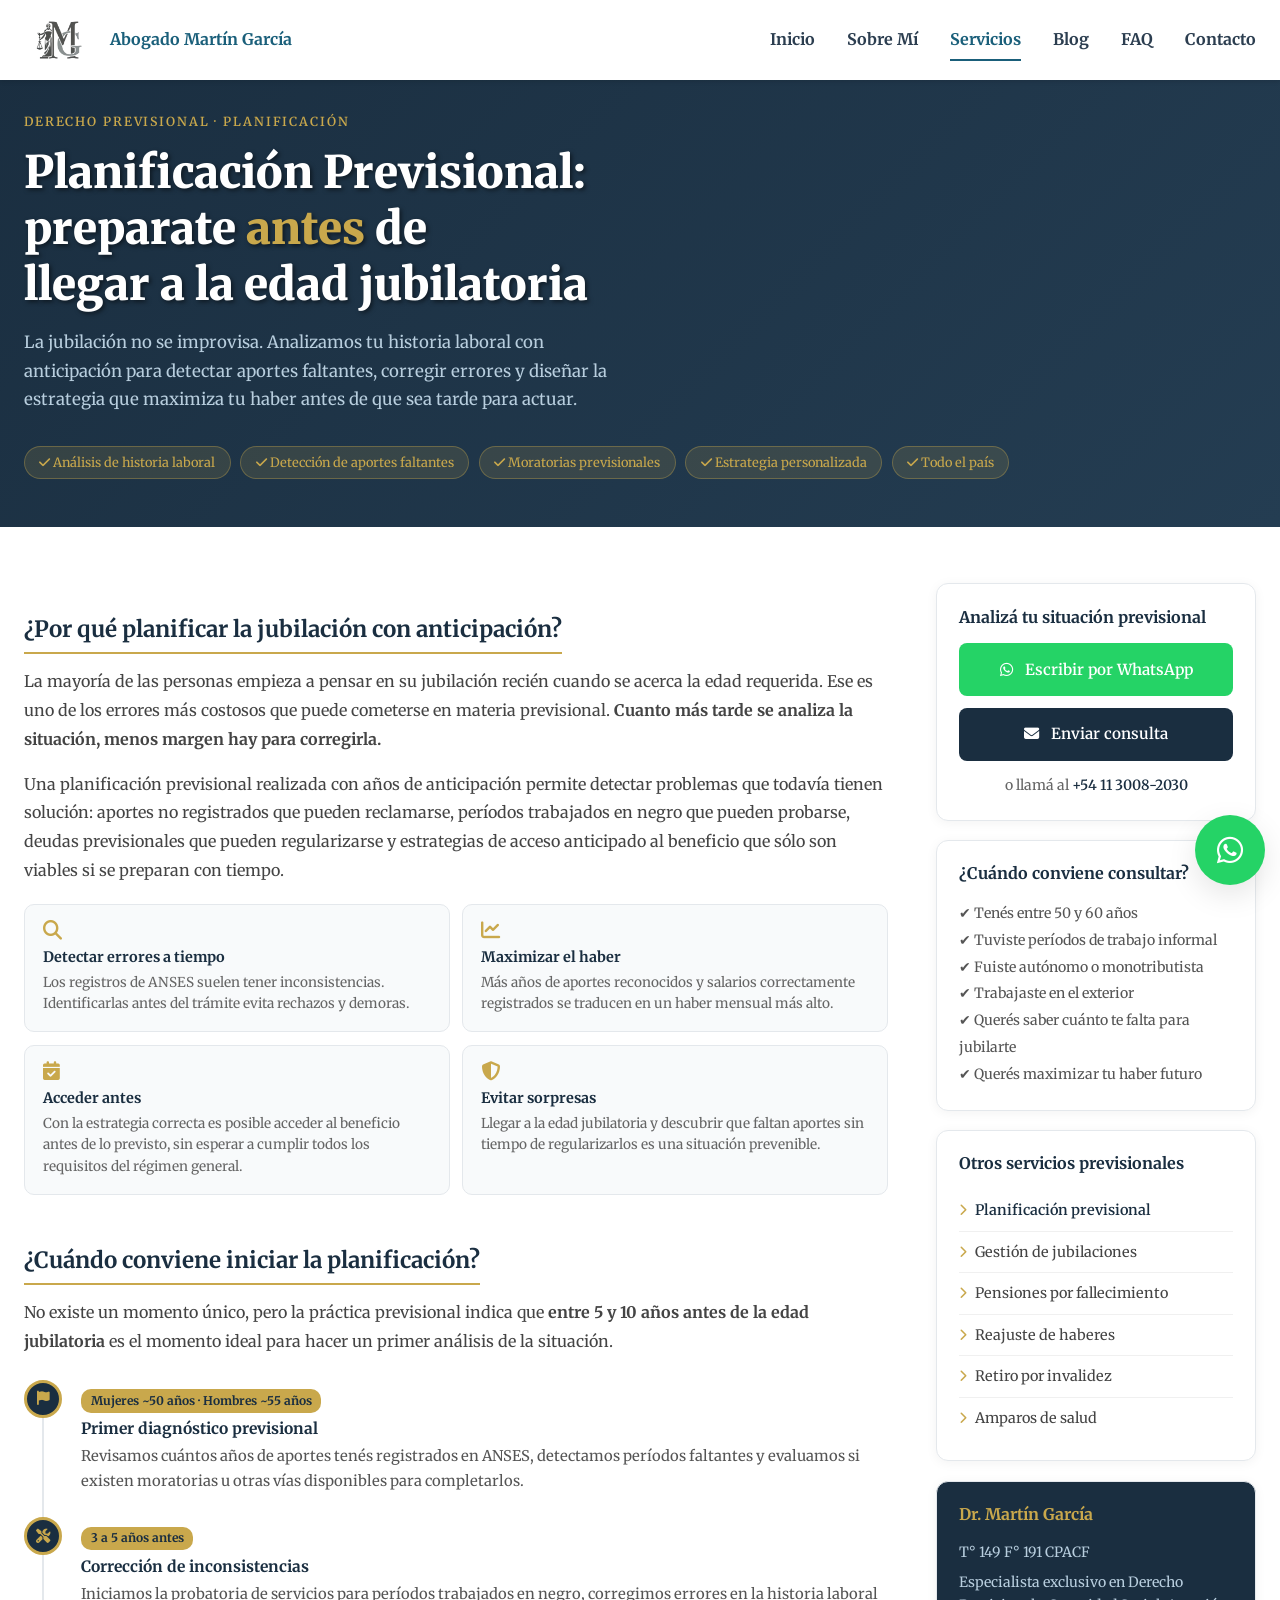
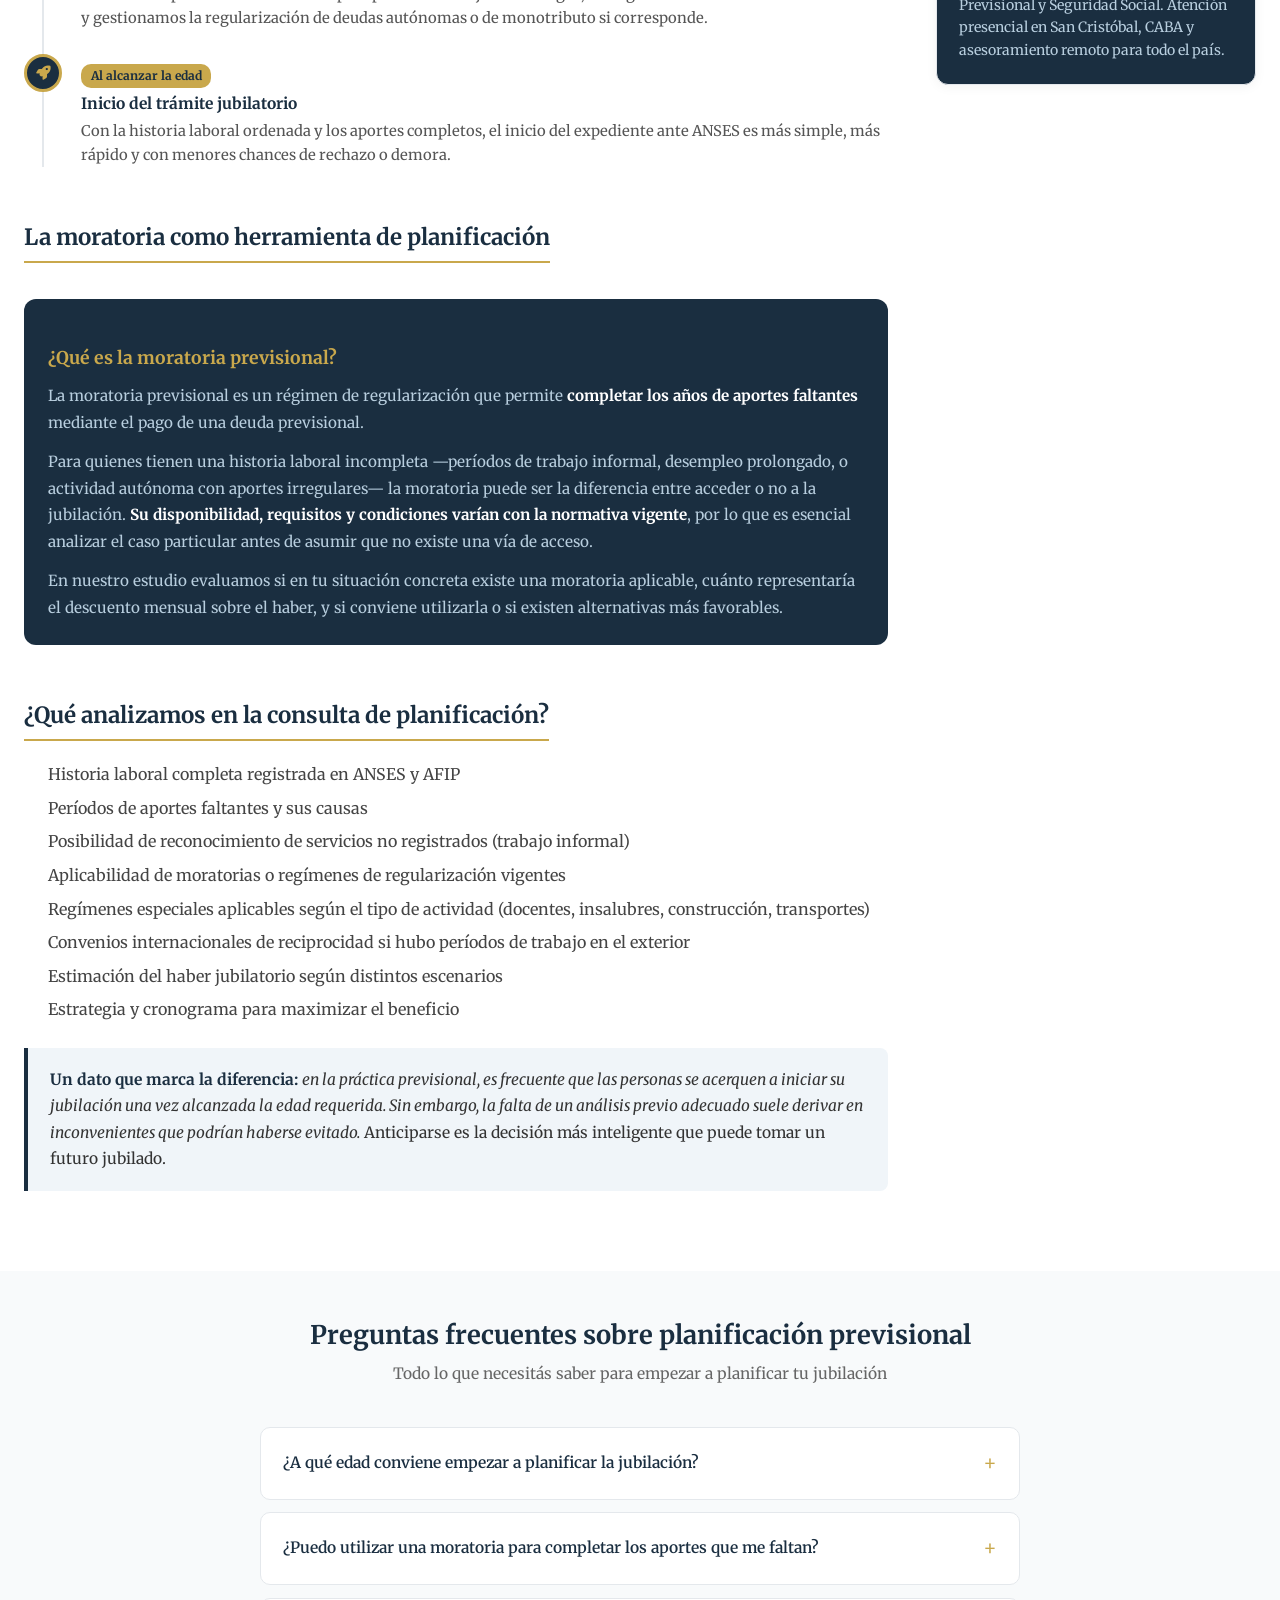
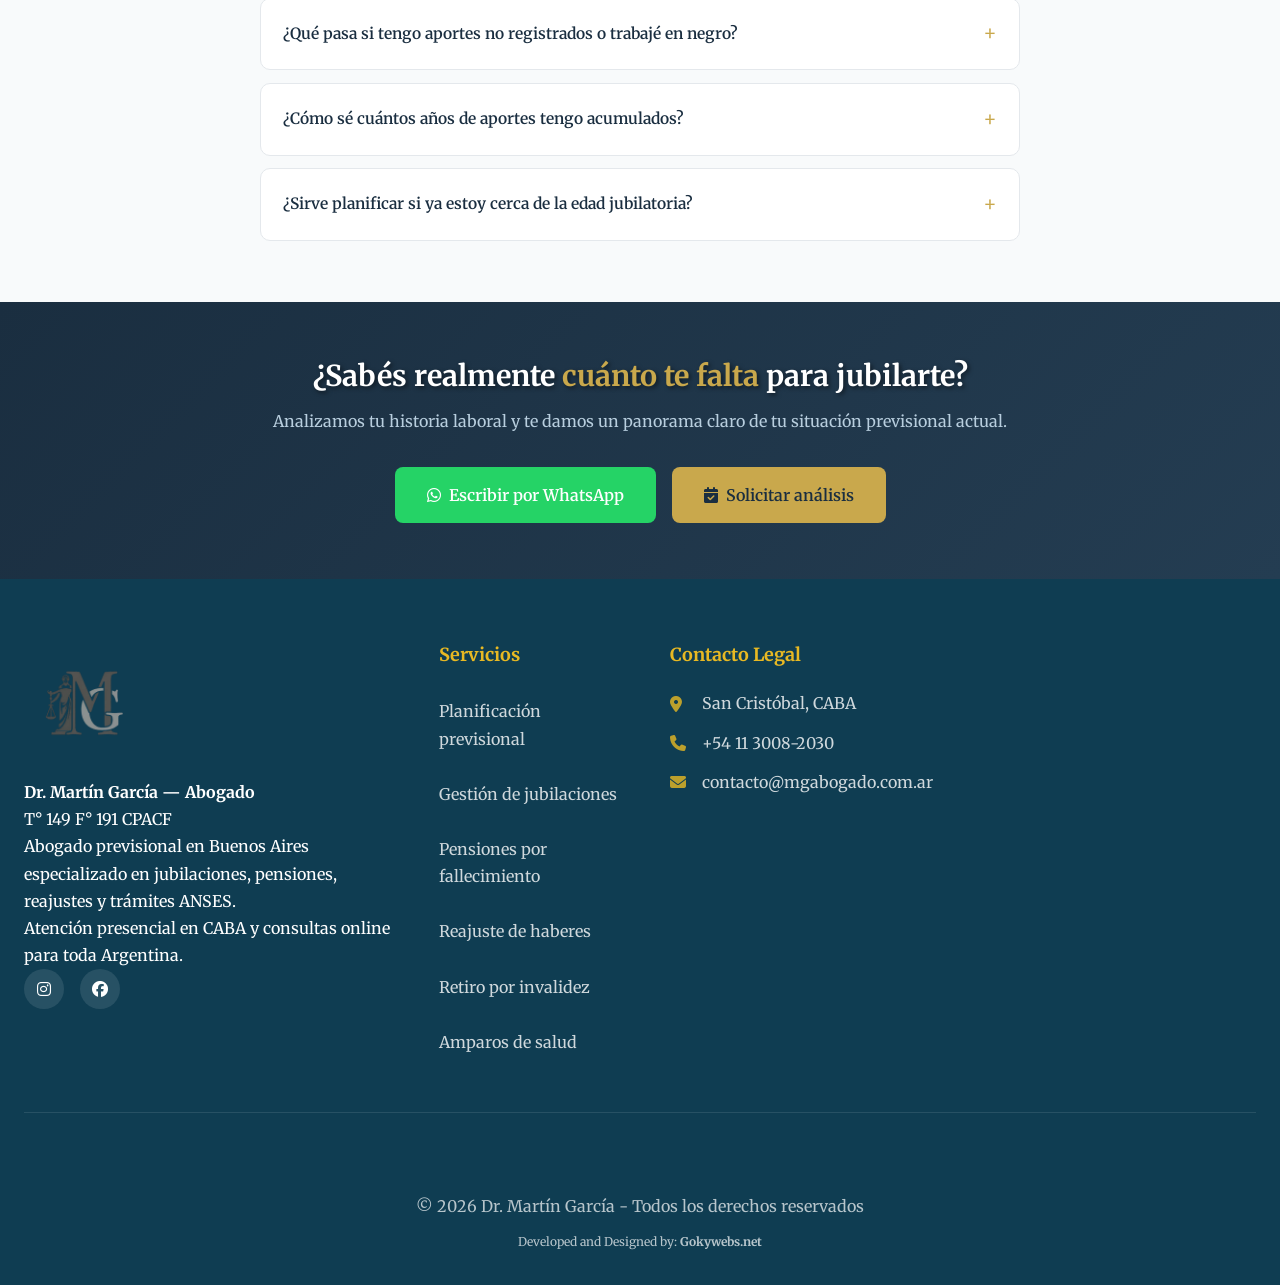
<file: planificacion-previsional.html>
<!DOCTYPE html>
<html lang="es">
<head>
    <!-- Google Tag Manager -->
    <script>(function(w,d,s,l,i){w[l]=w[l]||[];w[l].push({'gtm.start':
    new Date().getTime(),event:'gtm.js'});var f=d.getElementsByTagName(s)[0],
    j=d.createElement(s),dl=l!='dataLayer'?'&l='+l:'';j.async=true;j.src=
    'https://www.googletagmanager.com/gtm.js?id='+i+dl;f.parentNode.insertBefore(j,f);
    })(window,document,'script','dataLayer','GTM-MPMJT2L8');</script>
    <!-- End Google Tag Manager -->

    <meta charset="UTF-8">
    <meta name="viewport" content="width=device-width, initial-scale=1.0">

    <title>Planificación Previsional | Jubilación Anticipada y Moratorias - Dr. Martín García</title>
    <meta name="description" content="Planificá tu jubilación con tiempo. El Dr. Martín García analiza tu historia laboral, detecta aportes faltantes y diseña la estrategia para que accedas al máximo haber posible. CABA y todo el país.">
    <meta name="keywords" content="planificacion previsional, planificacion jubilatoria, jubilacion anticipada Argentina, moratoria previsional 2025, cuantos aportes me faltan para jubilarme, abogado previsional Buenos Aires, historia laboral ANSES">
    <meta name="author" content="Dr. Martín García">
    <meta name="robots" content="index, follow, max-image-preview:large">
    <meta name="geo.region" content="AR-C">
    <meta name="geo.placename" content="Buenos Aires">

    <meta property="og:title" content="Planificación Previsional | Dr. Martín García - Abogado Previsional">
    <meta property="og:description" content="Analizamos tu historia laboral años antes de jubilarte para que llegues al beneficio máximo sin sorpresas. Atención en CABA y todo el país.">
    <meta property="og:type" content="website">
    <meta property="og:url" content="https://mgabogado.com.ar/planificacion-previsional">
    <meta property="og:locale" content="es_AR">
    <meta property="og:site_name" content="Dr. Martín García - Abogado Previsional">

    <link rel="canonical" href="https://mgabogado.com.ar/planificacion-previsional">
    <link rel="icon" type="image/x-icon" href="images/Logos/Martin Garcia Servicios Legales - Isotipo.ico">
    <link rel="apple-touch-icon" href="images/Logos/Martin Garcia Servicios Legales - Isotipo.png">
    <meta name="theme-color" content="#1A2E40">

    <script type="application/ld+json">
    {
      "@context": "https://schema.org",
      "@type": "Service",
      "name": "Planificación Previsional",
      "provider": {
        "@type": "LegalService",
        "name": "Dr. Martín García - Abogado Previsional",
        "url": "https://mgabogado.com.ar",
        "telephone": "+541130082030",
        "address": {
          "@type": "PostalAddress",
          "addressLocality": "Buenos Aires",
          "addressRegion": "CABA",
          "addressCountry": "AR"
        }
      },
      "serviceType": "Planificación Previsional y Jubilatoria",
      "areaServed": "Argentina",
      "description": "Análisis integral de la historia laboral años antes de la edad jubilatoria para detectar aportes faltantes, corregir errores y diseñar la estrategia que maximiza el haber previsional."
    }
    </script>

    <script type="application/ld+json">
    {
      "@context": "https://schema.org",
      "@type": "FAQPage",
      "mainEntity": [
        {
          "@type": "Question",
          "name": "¿A qué edad conviene empezar a planificar la jubilación?",
          "acceptedAnswer": {
            "@type": "Answer",
            "text": "Lo ideal es iniciar el análisis previsional entre 5 y 10 años antes de la edad jubilatoria. Para las mujeres, a partir de los 50 años; para los hombres, a partir de los 55. Cuanto antes se detectan los problemas —aportes faltantes, errores en la historia laboral, períodos no registrados— más tiempo hay para corregirlos y diseñar la mejor estrategia."
          }
        },
        {
          "@type": "Question",
          "name": "¿Puedo utilizar una moratoria para completar los aportes que me faltan?",
          "acceptedAnswer": {
            "@type": "Answer",
            "text": "Las moratorias previsionales son regímenes de regularización que permiten completar aportes faltantes para acceder al beneficio jubilatorio. Su disponibilidad, condiciones y plazos dependen de la normativa vigente al momento del trámite. En nuestro estudio analizamos si en tu caso particular existe una moratoria aplicable y cuál es la estrategia más conveniente."
          }
        },
        {
          "@type": "Question",
          "name": "¿Qué pasa si tengo aportes no registrados o trabajé en negro?",
          "acceptedAnswer": {
            "@type": "Answer",
            "text": "Los períodos de trabajo no registrados pueden incorporarse al cómputo previsional mediante el procedimiento de probatoria de servicios ante ANSES, aportando documentación que acredite el vínculo laboral. Esto puede aumentar significativamente la cantidad de años de aportes reconocidos y, en consecuencia, el haber jubilatorio."
          }
        },
        {
          "@type": "Question",
          "name": "¿Cómo sé cuántos años de aportes tengo acumulados?",
          "acceptedAnswer": {
            "@type": "Answer",
            "text": "Podés consultar tu historia laboral a través de Mi ANSES con tu CUIL y clave de seguridad social. Sin embargo, esa información puede contener errores u omisiones. En nuestro estudio realizamos un análisis más profundo, cruzando los datos del organismo con la documentación del cliente para detectar discrepancias y aportes no registrados."
          }
        }
      ]
    }
    </script>

    <link rel="preload" as="image" href="images/Logo.webp">
    <link rel="stylesheet" href="styles.css">
    <link rel="preconnect" href="https://fonts.googleapis.com">
    <link rel="preconnect" href="https://fonts.gstatic.com" crossorigin>
    <link href="https://fonts.googleapis.com/css2?family=Merriweather:wght@300;400;700;900&display=swap" rel="stylesheet" media="print" onload="this.media='all'">
    <link rel="stylesheet" href="https://cdnjs.cloudflare.com/ajax/libs/font-awesome/6.4.0/css/all.min.css" media="print" onload="this.media='all'">

    <style>
        .breadcrumb { background:#f4f6f8; padding:.75rem 0; font-size:.85rem; color:#666; }
        .breadcrumb a { color:#1A2E40; text-decoration:none; }
        .breadcrumb a:hover { text-decoration:underline; }
        .breadcrumb span { margin:0 .4rem; color:#aaa; }

        .page-hero { background:linear-gradient(135deg,#1A2E40 0%,#243d52 100%); color:#fff; padding:4rem 0 3rem; }
        .page-hero__label { font-size:.78rem; letter-spacing:.15em; text-transform:uppercase; color:#C9A84C; font-weight:600; margin-bottom:.75rem; }
        .page-hero__title { font-family:'Merriweather',Georgia,serif; font-size:clamp(1.8rem,4vw,2.8rem); font-weight:900; line-height:1.25; margin-bottom:1rem; }
        .page-hero__title em { color:#C9A84C; font-style:normal; }
        .page-hero__desc { font-size:1.05rem; line-height:1.7; color:#b8cede; max-width:620px; margin-bottom:2rem; }
        .page-hero__badges { display:flex; flex-wrap:wrap; gap:.6rem; }
        .badge-item { background:rgba(201,168,76,.15); border:1px solid rgba(201,168,76,.35); color:#C9A84C; font-size:.8rem; padding:.3rem .9rem; border-radius:20px; }

        .page-content { padding:3.5rem 0; }
        .content-grid { display:grid; grid-template-columns:1fr 320px; gap:3rem; align-items:start; }
        @media(max-width:768px){ .content-grid{grid-template-columns:1fr;} .sidebar{order:-1;} }

        .article h2 { font-family:'Merriweather',Georgia,serif; font-size:1.4rem; font-weight:700; color:#1A2E40; margin:2rem 0 .8rem; padding-bottom:.5rem; border-bottom:2px solid #C9A84C; display:inline-block; }
        .article h3 { font-size:1.05rem; font-weight:700; color:#1A2E40; margin:1.5rem 0 .5rem; }
        .article p { font-size:1rem; line-height:1.8; color:#444; margin-bottom:1rem; }
        .article ul { margin:.5rem 0 1rem 1.2rem; color:#444; }
        .article ul li { font-size:1rem; line-height:1.7; margin-bottom:.4rem; padding-left:.3rem; }
        .article ul li::marker { color:#C9A84C; }

        .info-box { background:#f0f5f9; border-left:4px solid #1A2E40; padding:1.2rem 1.4rem; border-radius:0 8px 8px 0; margin:1.5rem 0; }
        .info-box p { margin:0; color:#333; font-size:.97rem; line-height:1.7; }
        .info-box strong { color:#1A2E40; }
        .warning-box { background:#fffbf0; border-left:4px solid #C9A84C; padding:1.2rem 1.4rem; border-radius:0 8px 8px 0; margin:1.5rem 0; }
        .warning-box p { margin:0; color:#555; font-size:.97rem; line-height:1.7; }

        /* Timeline de planificación */
        .timeline { margin:1.5rem 0; position:relative; }
        .timeline::before { content:''; position:absolute; left:18px; top:0; bottom:0; width:2px; background:#e4e8ec; }
        .tl-item { display:flex; gap:1.2rem; margin-bottom:1.5rem; position:relative; }
        .tl-dot { min-width:38px; height:38px; border-radius:50%; background:#1A2E40; border:3px solid #C9A84C; display:flex; align-items:center; justify-content:center; flex-shrink:0; z-index:1; }
        .tl-dot i { color:#C9A84C; font-size:.9rem; }
        .tl-content { padding-top:.4rem; }
        .tl-content h4 { font-size:.97rem; font-weight:700; color:#1A2E40; margin-bottom:.3rem; }
        .tl-content p { font-size:.92rem; color:#555; line-height:1.65; margin:0; }
        .tl-age { display:inline-block; font-size:.75rem; font-weight:700; background:#C9A84C; color:#1A2E40; padding:.1rem .6rem; border-radius:10px; margin-bottom:.4rem; }

        /* Beneficios cards */
        .benefits-grid { display:grid; grid-template-columns:1fr 1fr; gap:.8rem; margin:1.2rem 0; }
        @media(max-width:500px){ .benefits-grid{grid-template-columns:1fr;} }
        .benefit-card { background:#f8fafb; border:1px solid #e4e8ec; border-radius:10px; padding:1rem 1.1rem; }
        .benefit-card i { color:#C9A84C; font-size:1.2rem; margin-bottom:.5rem; display:block; }
        .benefit-card h4 { font-size:.9rem; font-weight:700; color:#1A2E40; margin-bottom:.3rem; }
        .benefit-card p { font-size:.85rem; color:#666; line-height:1.6; margin:0; }

        /* Moratoria highlight */
        .moratoria-box { background:#1A2E40; border-radius:12px; padding:1.5rem; margin:1.5rem 0; }
        .moratoria-box h3 { font-family:'Merriweather',Georgia,serif; font-size:1.1rem; color:#C9A84C; margin-bottom:.8rem; }
        .moratoria-box p { font-size:.95rem; color:#b8cede; line-height:1.75; margin-bottom:.8rem; }
        .moratoria-box p:last-child { margin-bottom:0; }
        .moratoria-box strong { color:#fff; }

        .sidebar { display:flex; flex-direction:column; gap:1.2rem; position:sticky; top:100px; }
        .sidebar-card { background:#fff; border:1px solid #e4e8ec; border-radius:12px; padding:1.4rem; box-shadow:0 2px 12px rgba(0,0,0,.05); }
        .sidebar-card h4 { font-family:'Merriweather',Georgia,serif; font-size:1rem; font-weight:700; color:#1A2E40; margin-bottom:1rem; }
        .sidebar-card .btn-primary { display:block; background:#1A2E40; color:#fff; text-align:center; padding:.85rem; border-radius:8px; text-decoration:none; font-weight:600; font-size:.95rem; margin-bottom:.7rem; transition:background .2s; }
        .sidebar-card .btn-primary:hover { background:#243d52; }
        .sidebar-card .btn-wsp { display:block; background:#25D366; color:#fff; text-align:center; padding:.85rem; border-radius:8px; text-decoration:none; font-weight:600; font-size:.95rem; transition:background .2s; }
        .sidebar-card .btn-wsp:hover { background:#1ebe5a; }
        .sidebar-card .btn-wsp i, .sidebar-card .btn-primary i { margin-right:.5rem; }
        .sidebar-tel { text-align:center; margin-top:.8rem; font-size:.88rem; color:#666; }
        .sidebar-tel a { color:#1A2E40; font-weight:600; text-decoration:none; }

        .services-list { list-style:none; padding:0; margin:0; }
        .services-list li { padding:.5rem 0; border-bottom:1px solid #f0f0f0; font-size:.9rem; }
        .services-list li:last-child { border-bottom:none; }
        .services-list a { color:#444; text-decoration:none; display:flex; align-items:center; gap:.5rem; transition:color .2s; }
        .services-list a:hover { color:#1A2E40; }
        .services-list a i { color:#C9A84C; font-size:.75rem; }
        .services-list li.active a { color:#1A2E40; font-weight:600; }

        .faq-section { padding:3rem 0; background:#f8fafb; }
        .faq-section h2 { font-family:'Merriweather',Georgia,serif; font-size:1.6rem; color:#1A2E40; margin-bottom:.5rem; text-align:center; }
        .faq-subtitle { text-align:center; color:#666; margin-bottom:2.5rem; font-size:.97rem; }
        .faq-grid { max-width:760px; margin:0 auto; }
        details.faq-item { background:#fff; border:1px solid #e4e8ec; border-radius:10px; margin-bottom:.8rem; overflow:hidden; }
        details.faq-item summary { padding:1.1rem 1.4rem; font-weight:600; font-size:.97rem; color:#1A2E40; cursor:pointer; list-style:none; display:flex; justify-content:space-between; align-items:center; }
        details.faq-item summary::after { content:'+'; font-size:1.3rem; color:#C9A84C; font-weight:300; flex-shrink:0; }
        details.faq-item[open] summary::after { content:'−'; }
        details.faq-item p { padding:0 1.4rem 1.2rem; font-size:.95rem; color:#555; line-height:1.75; margin:0; }

        .cta-section { background:linear-gradient(135deg,#1A2E40,#243d52); color:#fff; padding:3.5rem 0; text-align:center; }
        .cta-section h2 { font-family:'Merriweather',Georgia,serif; font-size:1.8rem; margin-bottom:.8rem; }
        .cta-section h2 em { color:#C9A84C; font-style:normal; }
        .cta-section p { color:#b8cede; font-size:1rem; margin-bottom:2rem; }
        .cta-buttons { display:flex; gap:1rem; justify-content:center; flex-wrap:wrap; }
        .cta-buttons a { padding:.9rem 2rem; border-radius:8px; font-weight:600; font-size:1rem; text-decoration:none; display:inline-flex; align-items:center; gap:.5rem; transition:transform .2s; }
        .cta-buttons a:hover { transform:translateY(-2px); }
        .cta-btn-main { background:#C9A84C; color:#1A2E40; }
        .cta-btn-wsp { background:#25D366; color:#fff; }
    </style>
</head>
<body>
    <noscript><iframe src="https://www.googletagmanager.com/ns.html?id=GTM-MPMJT2L8" height="0" width="0" style="display:none;visibility:hidden"></iframe></noscript>

    <header class="header" id="header">
        <nav class="nav container">
            <div class="nav__brand">
                <img src="images/Logo.webp" alt="Dr. Martín García - Abogado previsional en Buenos Aires" class="nav__logo">
                <span class="nav__name">Abogado Martín García</span>
            </div>
            <div class="nav__menu" id="nav-menu">
                <ul class="nav__list">
                    <li class="nav__item"><a href="index.html#inicio" class="nav__link">Inicio</a></li>
                    <li class="nav__item"><a href="index.html#sobre-mi" class="nav__link">Sobre Mí</a></li>
                    <li class="nav__item"><a href="index.html#servicios" class="nav__link active-link">Servicios</a></li>
                    <li class="nav__item"><a href="https://blog.mgabogado.com.ar" target="_blank" rel="noopener noreferrer" class="nav__link">Blog</a></li>
                    <li class="nav__item"><a href="index.html#faq" class="nav__link">FAQ</a></li>
                    <li class="nav__item"><a href="index.html#contacto" class="nav__link">Contacto</a></li>
                </ul>
                <div class="nav__close" id="nav-close"><i class="fas fa-times"></i></div>
            </div>
            <div class="nav__toggle" id="nav-toggle"><i class="fas fa-bars"></i></div>
        </nav>
    </header>

    <div class="breadcrumb">
        <div class="container">
            <a href="index.html">Inicio</a>
            <span>›</span>
            <a href="index.html#servicios">Servicios</a>
            <span>›</span>
            Planificación Previsional
        </div>
    </div>

    <section class="page-hero">
        <div class="container">
            <p class="page-hero__label">Derecho Previsional · Planificación</p>
          <h1 class="page-hero__title" style="color: #ffffff; text-shadow: 2px 2px 4px rgba(0,0,0,0.5);">
            Planificación Previsional:<br>preparate <em>antes</em> de<br>llegar a la edad jubilatoria
        </h1>
            <p class="page-hero__desc">
                La jubilación no se improvisa. Analizamos tu historia laboral con anticipación para detectar aportes faltantes, corregir errores y diseñar la estrategia que maximiza tu haber antes de que sea tarde para actuar.
            </p>
            <div class="page-hero__badges">
                <span class="badge-item"><i class="fas fa-check"></i> Análisis de historia laboral</span>
                <span class="badge-item"><i class="fas fa-check"></i> Detección de aportes faltantes</span>
                <span class="badge-item"><i class="fas fa-check"></i> Moratorias previsionales</span>
                <span class="badge-item"><i class="fas fa-check"></i> Estrategia personalizada</span>
                <span class="badge-item"><i class="fas fa-check"></i> Todo el país</span>
            </div>
        </div>
    </section>

    <section class="page-content">
        <div class="container">
            <div class="content-grid">

                <article class="article">

                    <h2>¿Por qué planificar la jubilación con anticipación?</h2>
                    <p>
                        La mayoría de las personas empieza a pensar en su jubilación recién cuando se acerca la edad requerida. Ese es uno de los errores más costosos que puede cometerse en materia previsional. <strong>Cuanto más tarde se analiza la situación, menos margen hay para corregirla.</strong>
                    </p>
                    <p>
                        Una planificación previsional realizada con años de anticipación permite detectar problemas que todavía tienen solución: aportes no registrados que pueden reclamarse, períodos trabajados en negro que pueden probarse, deudas previsionales que pueden regularizarse y estrategias de acceso anticipado al beneficio que sólo son viables si se preparan con tiempo.
                    </p>

                    <div class="benefits-grid">
                        <div class="benefit-card">
                            <i class="fas fa-search"></i>
                            <h4>Detectar errores a tiempo</h4>
                            <p>Los registros de ANSES suelen tener inconsistencias. Identificarlas antes del trámite evita rechazos y demoras.</p>
                        </div>
                        <div class="benefit-card">
                            <i class="fas fa-chart-line"></i>
                            <h4>Maximizar el haber</h4>
                            <p>Más años de aportes reconocidos y salarios correctamente registrados se traducen en un haber mensual más alto.</p>
                        </div>
                        <div class="benefit-card">
                            <i class="fas fa-calendar-check"></i>
                            <h4>Acceder antes</h4>
                            <p>Con la estrategia correcta es posible acceder al beneficio antes de lo previsto, sin esperar a cumplir todos los requisitos del régimen general.</p>
                        </div>
                        <div class="benefit-card">
                            <i class="fas fa-shield-alt"></i>
                            <h4>Evitar sorpresas</h4>
                            <p>Llegar a la edad jubilatoria y descubrir que faltan aportes sin tiempo de regularizarlos es una situación prevenible.</p>
                        </div>
                    </div>

                    <h2>¿Cuándo conviene iniciar la planificación?</h2>
                    <p>
                        No existe un momento único, pero la práctica previsional indica que <strong>entre 5 y 10 años antes de la edad jubilatoria</strong> es el momento ideal para hacer un primer análisis de la situación.
                    </p>

                    <div class="timeline">
                        <div class="tl-item">
                            <div class="tl-dot"><i class="fas fa-flag"></i></div>
                            <div class="tl-content">
                                <span class="tl-age">Mujeres ~50 años · Hombres ~55 años</span>
                                <h4>Primer diagnóstico previsional</h4>
                                <p>Revisamos cuántos años de aportes tenés registrados en ANSES, detectamos períodos faltantes y evaluamos si existen moratorias u otras vías disponibles para completarlos.</p>
                            </div>
                        </div>
                        <div class="tl-item">
                            <div class="tl-dot"><i class="fas fa-tools"></i></div>
                            <div class="tl-content">
                                <span class="tl-age">3 a 5 años antes</span>
                                <h4>Corrección de inconsistencias</h4>
                                <p>Iniciamos la probatoria de servicios para períodos trabajados en negro, corregimos errores en la historia laboral y gestionamos la regularización de deudas autónomas o de monotributo si corresponde.</p>
                            </div>
                        </div>
                        <div class="tl-item">
                            <div class="tl-dot"><i class="fas fa-rocket"></i></div>
                            <div class="tl-content">
                                <span class="tl-age">Al alcanzar la edad</span>
                                <h4>Inicio del trámite jubilatorio</h4>
                                <p>Con la historia laboral ordenada y los aportes completos, el inicio del expediente ante ANSES es más simple, más rápido y con menores chances de rechazo o demora.</p>
                            </div>
                        </div>
                    </div>

                    <h2>La moratoria como herramienta de planificación</h2>
                    <div class="moratoria-box">
                        <h3>¿Qué es la moratoria previsional?</h3>
                        <p>
                            La moratoria previsional es un régimen de regularización que permite <strong>completar los años de aportes faltantes</strong> mediante el pago de una deuda previsional.
                        </p>
                        <p>
                            Para quienes tienen una historia laboral incompleta —períodos de trabajo informal, desempleo prolongado, o actividad autónoma con aportes irregulares— la moratoria puede ser la diferencia entre acceder o no a la jubilación. <strong>Su disponibilidad, requisitos y condiciones varían con la normativa vigente</strong>, por lo que es esencial analizar el caso particular antes de asumir que no existe una vía de acceso.
                        </p>
                        <p>
                            En nuestro estudio evaluamos si en tu situación concreta existe una moratoria aplicable, cuánto representaría el descuento mensual sobre el haber, y si conviene utilizarla o si existen alternativas más favorables.
                        </p>
                    </div>

                    <h2>¿Qué analizamos en la consulta de planificación?</h2>
                    <ul>
                        <li>Historia laboral completa registrada en ANSES y AFIP</li>
                        <li>Períodos de aportes faltantes y sus causas</li>
                        <li>Posibilidad de reconocimiento de servicios no registrados (trabajo informal)</li>
                        <li>Aplicabilidad de moratorias o regímenes de regularización vigentes</li>
                        <li>Regímenes especiales aplicables según el tipo de actividad (docentes, insalubres, construcción, transportes)</li>
                        <li>Convenios internacionales de reciprocidad si hubo períodos de trabajo en el exterior</li>
                        <li>Estimación del haber jubilatorio según distintos escenarios</li>
                        <li>Estrategia y cronograma para maximizar el beneficio</li>
                    </ul>

                    <div class="info-box">
                        <p><strong>Un dato que marca la diferencia:</strong> <cite index="92-1">en la práctica previsional, es frecuente que las personas se acerquen a iniciar su jubilación una vez alcanzada la edad requerida. Sin embargo, la falta de un análisis previo adecuado suele derivar en inconvenientes que podrían haberse evitado.</cite> Anticiparse es la decisión más inteligente que puede tomar un futuro jubilado.</p>
                    </div>

                </article>

                <aside class="sidebar">
                    <div class="sidebar-card">
                        <h4>Analizá tu situación previsional</h4>
                        <a href="https://wa.me/541130082030?text=Hola%20Dr.%20García,%20quiero%20hacer%20una%20planificación%20previsional" target="_blank" rel="noopener noreferrer" class="btn-wsp">
                            <i class="fab fa-whatsapp"></i> Escribir por WhatsApp
                        </a>
                        <div style="height:.7rem;"></div>
                        <a href="index.html#contacto" class="btn-primary">
                            <i class="fas fa-envelope"></i> Enviar consulta
                        </a>
                        <p class="sidebar-tel">o llamá al <a href="tel:+541130082030">+54 11 3008-2030</a></p>
                    </div>

                    <div class="sidebar-card">
                        <h4>¿Cuándo conviene consultar?</h4>
                        <ul style="list-style:none;padding:0;margin:0;font-size:.88rem;color:#555;line-height:1.9;">
                            <li>✔ Tenés entre 50 y 60 años</li>
                            <li>✔ Tuviste períodos de trabajo informal</li>
                            <li>✔ Fuiste autónomo o monotributista</li>
                            <li>✔ Trabajaste en el exterior</li>
                            <li>✔ Querés saber cuánto te falta para jubilarte</li>
                            <li>✔ Querés maximizar tu haber futuro</li>
                        </ul>
                    </div>

                    <div class="sidebar-card">
                        <h4>Otros servicios previsionales</h4>
                        <ul class="services-list">
                            <li class="active"><a href="planificacion-previsional.html"><i class="fas fa-chevron-right"></i> Planificación previsional</a></li>
                            <li><a href="gestion-jubilaciones.html"><i class="fas fa-chevron-right"></i> Gestión de jubilaciones</a></li>
                            <li><a href="pensiones-por-fallecimiento.html"><i class="fas fa-chevron-right"></i> Pensiones por fallecimiento</a></li>
                            <li><a href="reajuste-de-haberes.html"><i class="fas fa-chevron-right"></i> Reajuste de haberes</a></li>
                            <li><a href="retiro-por-invalidez.html"><i class="fas fa-chevron-right"></i> Retiro por invalidez</a></li>
                            <li><a href="amparos-de-salud.html"><i class="fas fa-chevron-right"></i> Amparos de salud</a></li>
                        </ul>
                    </div>

                    <div class="sidebar-card" style="background:#1A2E40;color:#fff;">
                        <h4 style="color:#C9A84C;">Dr. Martín García</h4>
                        <p style="font-size:.88rem;color:#b8cede;line-height:1.6;margin-bottom:.5rem;">T° 149 F° 191 CPACF</p>
                        <p style="font-size:.88rem;color:#b8cede;line-height:1.6;">Especialista exclusivo en Derecho Previsional y Seguridad Social. Atención presencial en San Cristóbal, CABA y asesoramiento remoto para todo el país.</p>
                    </div>
                </aside>

            </div>
        </div>
    </section>

    <section class="faq-section">
        <div class="container">
            <h2>Preguntas frecuentes sobre planificación previsional</h2>
            <p class="faq-subtitle">Todo lo que necesitás saber para empezar a planificar tu jubilación</p>
            <div class="faq-grid">

                <details class="faq-item">
                    <summary>¿A qué edad conviene empezar a planificar la jubilación?</summary>
                    <p>Lo ideal es iniciar el análisis entre 5 y 10 años antes de la edad jubilatoria. Para las mujeres, a partir de los 50 años; para los hombres, a partir de los 55. Cuanto antes se detectan los problemas —aportes faltantes, errores en la historia laboral, períodos no registrados— más tiempo hay para corregirlos.</p>
                </details>

                <details class="faq-item">
                    <summary>¿Puedo utilizar una moratoria para completar los aportes que me faltan?</summary>
                    <p>Las moratorias previsionales son regímenes de regularización que permiten completar aportes faltantes para acceder al beneficio jubilatorio. Su disponibilidad, condiciones y plazos dependen de la normativa vigente. En nuestro estudio analizamos si en tu caso particular existe una moratoria aplicable y cuál es la estrategia más conveniente.</p>
                </details>

                <details class="faq-item">
                    <summary>¿Qué pasa si tengo aportes no registrados o trabajé en negro?</summary>
                    <p>Los períodos de trabajo no registrados pueden incorporarse al cómputo previsional mediante el procedimiento de probatoria de servicios ante ANSES, aportando documentación que acredite el vínculo laboral. Esto puede aumentar significativamente los años de aportes reconocidos y, en consecuencia, el haber jubilatorio.</p>
                </details>

                <details class="faq-item">
                    <summary>¿Cómo sé cuántos años de aportes tengo acumulados?</summary>
                    <p>Podés consultar tu historia laboral a través de Mi ANSES. Sin embargo, esa información puede contener errores u omisiones. En nuestro estudio realizamos un análisis más profundo, cruzando los datos del organismo con la documentación del cliente para detectar discrepancias y aportes no registrados.</p>
                </details>

                <details class="faq-item">
                    <summary>¿Sirve planificar si ya estoy cerca de la edad jubilatoria?</summary>
                    <p>Sí, siempre vale la pena analizar la situación antes de iniciar el trámite, aunque sea pocos meses antes. En muchos casos se detectan aportes que ANSES no tiene registrados, o se identifican alternativas que mejoran el haber final. Nunca es tarde para revisar, aunque cuanto antes mejor.</p>
                </details>

            </div>
        </div>
    </section>
<section class="related-posts-section">

    <div
        id="blog-posts"
        data-label="Planificacion"
        
        data-limit="3">
    </div>

</section>
    <section class="cta-section">
        <div class="container">
            <h2 style="color: #ffffff; text-shadow: 2px 2px 4px rgba(0,0,0,0.5);">
            ¿Sabés realmente <em>cuánto te falta</em> para jubilarte?
        </h2>
            <p>Analizamos tu historia laboral y te damos un panorama claro de tu situación previsional actual.</p>
            <div class="cta-buttons">
                <a href="https://wa.me/541130082030?text=Hola%20Dr.%20García,%20quiero%20hacer%20una%20planificación%20previsional" target="_blank" rel="noopener noreferrer" class="cta-btn-wsp">
                    <i class="fab fa-whatsapp"></i> Escribir por WhatsApp
                </a>
                <a href="index.html#contacto" class="cta-btn-main">
                    <i class="fas fa-calendar-check"></i> Solicitar análisis
                </a>
            </div>
        </div>
    </section>

    <footer class="footer">
        <div class="container">
            <div class="footer__content">
                <div class="footer__brand">
                    <img src="images/Logo.webp" alt="Logo Dr. Martín García" class="footer__logo" loading="lazy">
                    <div class="footer__legal">
                        <p><strong>Dr. Martín García — Abogado</strong></p>
                        <p>T° 149 F° 191 CPACF</p>
                        <p>Abogado previsional en Buenos Aires especializado en jubilaciones, pensiones, reajustes y trámites ANSES.</p>
                        <p>Atención presencial en CABA y consultas online para toda Argentina.</p>
                    </div>
                    <div class="footer__social">
                        <a href="https://www.instagram.com/ab.martingarcia/" target="_blank" rel="noopener noreferrer" class="footer__social-link" title="Instagram"><i class="fab fa-instagram"></i></a>
                        <a href="https://www.facebook.com/AbogadoGarciaMartin/" target="_blank" rel="noopener noreferrer" class="footer__social-link" title="Facebook"><i class="fab fa-facebook"></i></a>
                    </div>
                </div>
                <div class="footer__links">
                    <h4 class="footer__title">Servicios</h4>
                    <ul class="footer__list">
                        <li><a href="planificacion-previsional.html" class="footer__link">Planificación previsional</a></li>
                        <li><a href="gestion-jubilaciones.html" class="footer__link">Gestión de jubilaciones</a></li>
                        <li><a href="pensiones-por-fallecimiento.html" class="footer__link">Pensiones por fallecimiento</a></li>
                        <li><a href="reajuste-de-haberes.html" class="footer__link">Reajuste de haberes</a></li>
                        <li><a href="retiro-por-invalidez.html" class="footer__link">Retiro por invalidez</a></li>
                        <li><a href="amparos-de-salud.html" class="footer__link">Amparos de salud</a></li>
                    </ul>
                </div>
                <div class="footer__contact">
                    <h4 class="footer__title">Contacto Legal</h4>
                    <ul class="footer__list">
                        <li><i class="fas fa-map-marker-alt"></i> San Cristóbal, CABA</li>
                        <li><i class="fas fa-phone"></i> +54 11 3008-2030</li>
                        <li><i class="fas fa-envelope"></i> contacto@mgabogado.com.ar</li>
                    </ul>
                </div>
            </div>
            <div class="footer__bottom">
                <p>© 2026 Dr. Martín García - Todos los derechos reservados</p>
                <p class="footer__signature">Developed and Designed by: <a href="https://www.gokywebs.net" target="_blank" rel="noopener noreferrer">Gokywebs.net</a></p>
            </div>
        </div>
    </footer>

    <a href="https://wa.me/541130082030?text=Hola%20Dr.%20García,%20vi%20su%20página%20sobre%20planificación%20previsional%20y%20quería%20consultar"
       class="whatsapp-button" target="_blank" rel="noopener noreferrer"
       title="Consultar por WhatsApp" aria-label="WhatsApp Dr. Martín García">
        <i class="fab fa-whatsapp"></i>
    </a>

    <script src="script.js"></script>
    <script src="blog-feed.js"></script>
    <script type="application/ld+json">
{
  "@context": "https://schema.org/",
  "@type": "BreadcrumbList",
  "itemListElement": [{
    "@type": "ListItem", "position": 1, "name": "Inicio", "item": "https://mgabogado.com.ar/index.html"
  },{
    "@type": "ListItem", "position": 2, "name": "Servicios", "item": "https://mgabogado.com.ar/index.html#servicios"
  },{
    "@type": "ListItem", "position": 3, "name": "Planificación Previsional", "item": "https://mgabogado.com.ar/planificacion-previsional.html"
  }]
}
</script>
</body>
</html>
</file>
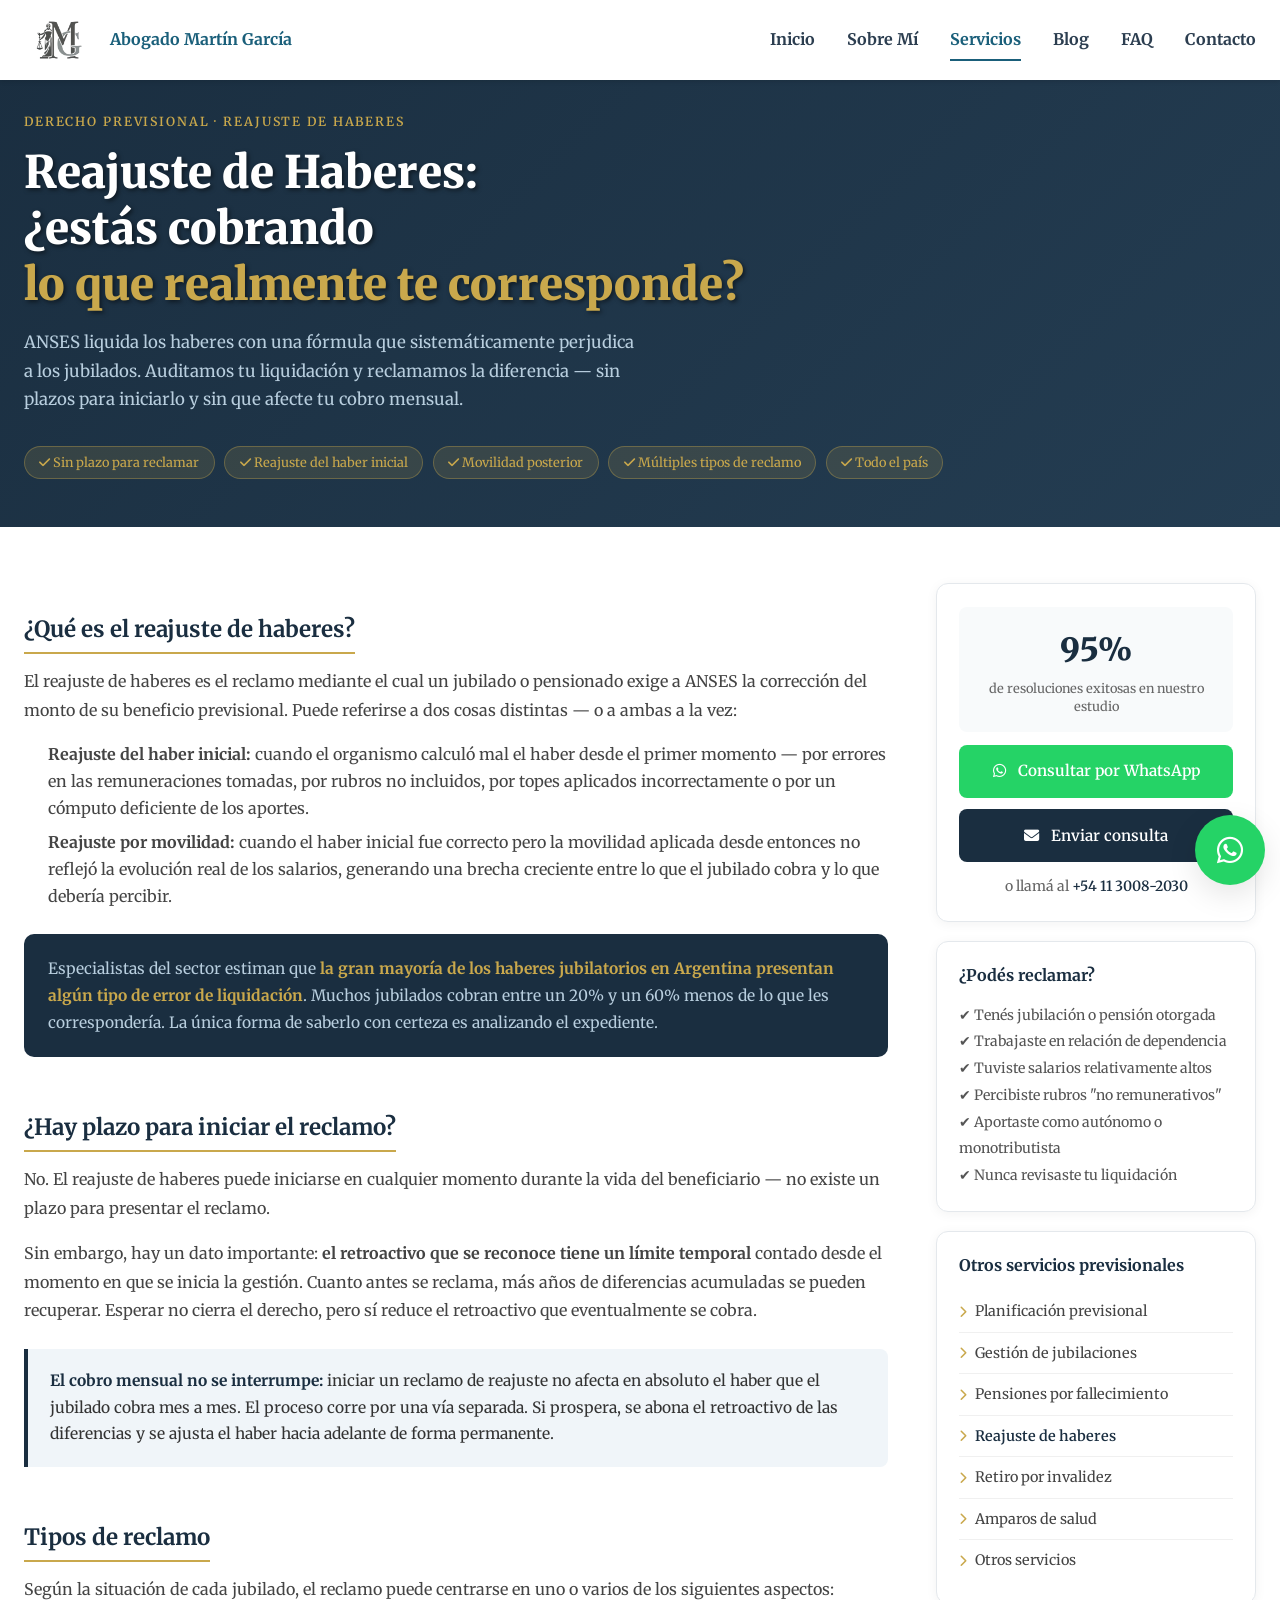
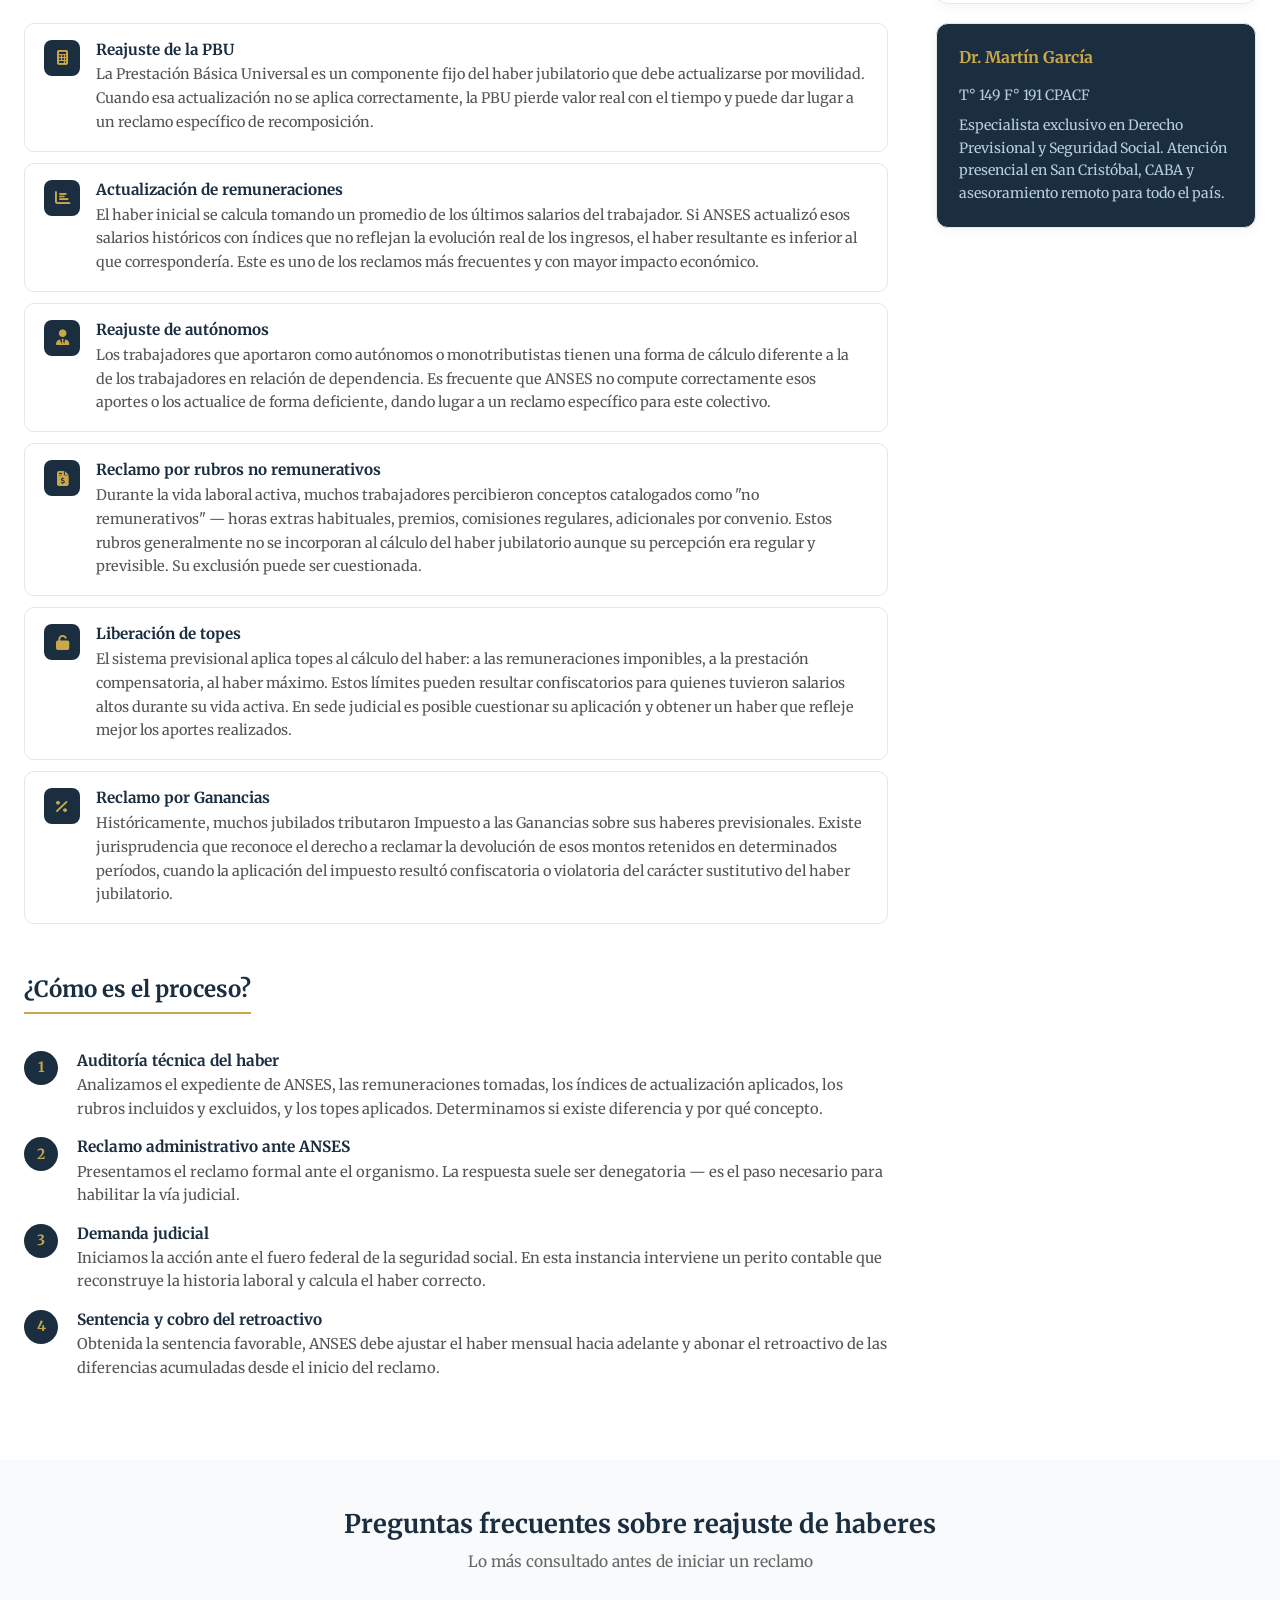
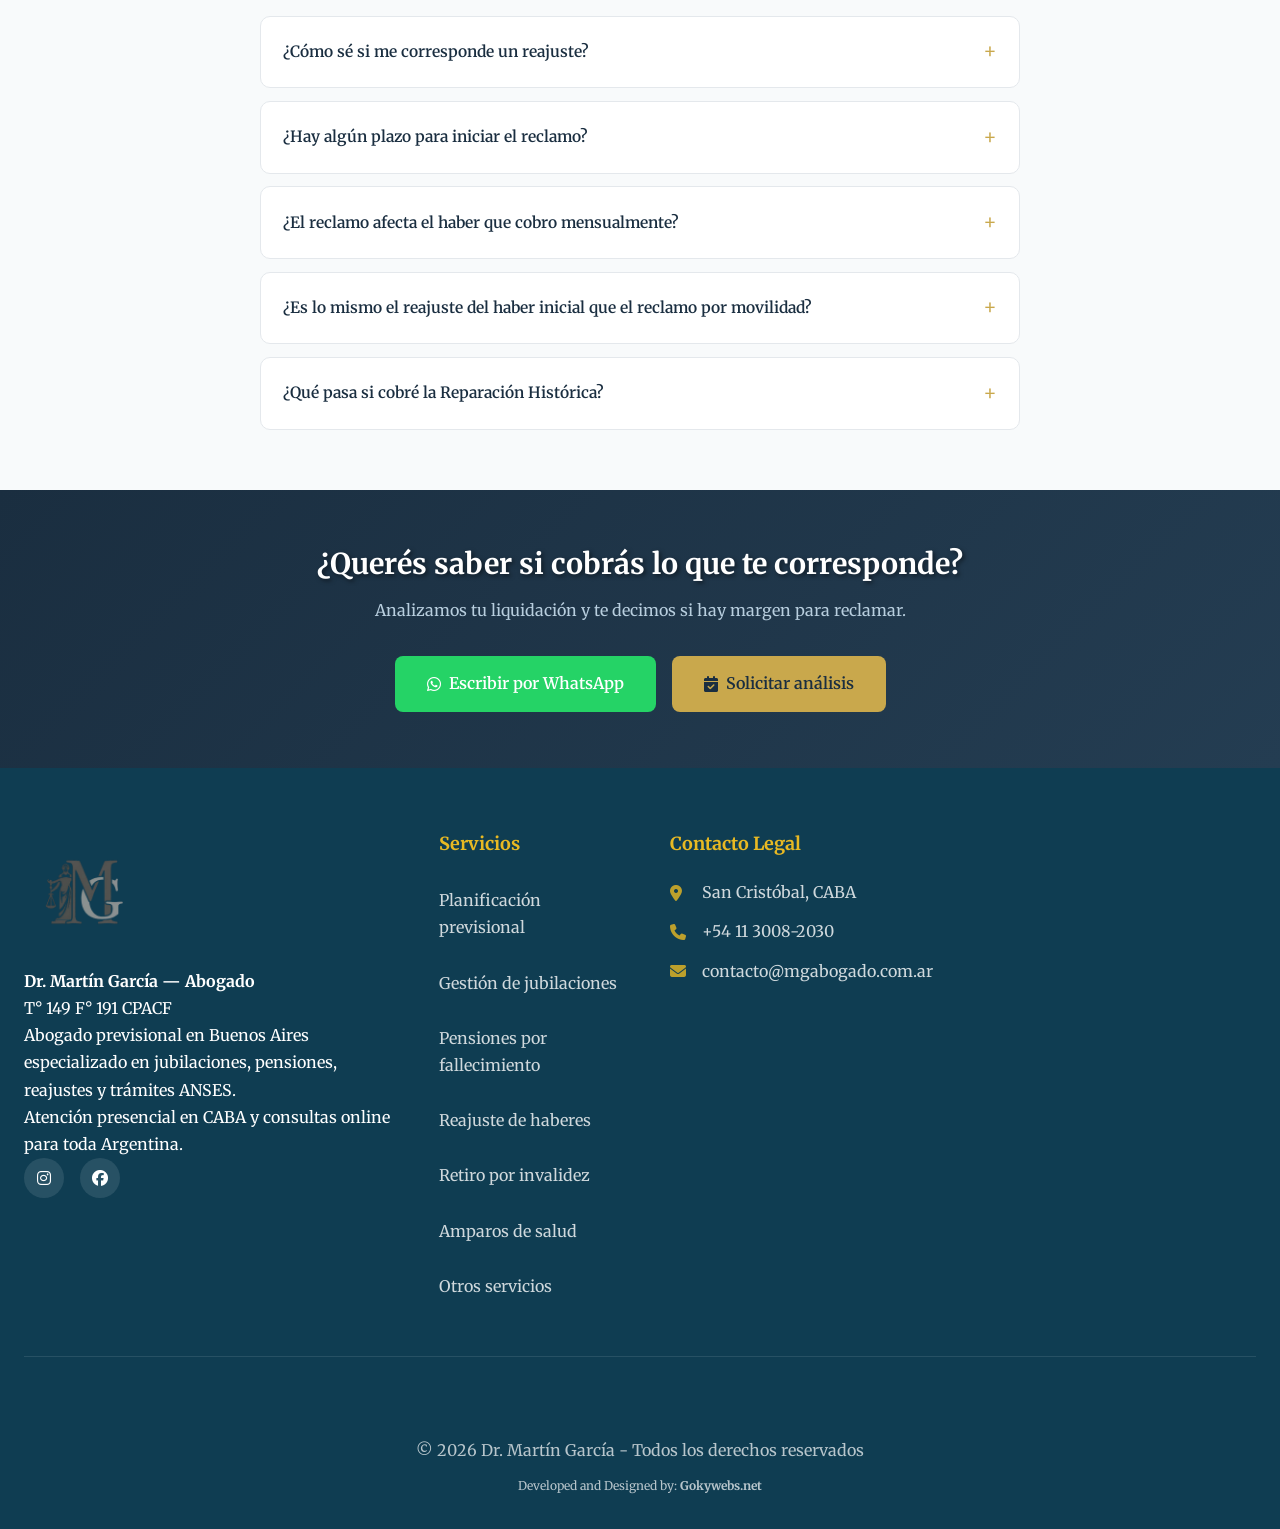
<file: reajuste-de-haberes.html>
<!DOCTYPE html>
<html lang="es">
<head>
    <script>(function(w,d,s,l,i){w[l]=w[l]||[];w[l].push({'gtm.start':new Date().getTime(),event:'gtm.js'});var f=d.getElementsByTagName(s)[0],j=d.createElement(s),dl=l!='dataLayer'?'&l='+l:'';j.async=true;j.src='https://www.googletagmanager.com/gtm.js?id='+i+dl;f.parentNode.insertBefore(j,f);})(window,document,'script','dataLayer','GTM-MPMJT2L8');</script>
    <meta charset="UTF-8">
    <meta name="viewport" content="width=device-width, initial-scale=1.0">
    <title>Reajuste de Haberes Jubilatorios | ¿Cobrás lo que te corresponde? - Dr. Martín García</title>
    <meta name="description" content="El reajuste de haberes permite corregir el monto de tu jubilación si ANSES lo calculó mal. No hay plazos para iniciarlo. Dr. Martín García, abogado previsional en Buenos Aires y todo el país.">
    <meta name="keywords" content="reajuste haberes jubilatorios, reajuste jubilacion ANSES, PBU reajuste, actualizacion remuneraciones jubilacion, reajuste autonomos jubilacion, rubros no remunerativos jubilacion, liberacion topes jubilacion, abogado reajuste haberes Buenos Aires">
    <meta name="author" content="Dr. Martín García">
    <meta name="robots" content="index, follow">
    <meta name="geo.region" content="AR-C">
    <meta property="og:title" content="Reajuste de Haberes Jubilatorios | Dr. Martín García - Abogado Previsional">
    <meta property="og:description" content="Auditamos tu haber jubilatorio y reclamamos lo que ANSES te debe. Sin plazos para iniciarlo.">
    <meta property="og:type" content="website">
    <meta property="og:url" content="https://mgabogado.com.ar/reajuste-de-haberes">
    <meta property="og:locale" content="es_AR">
    <link rel="canonical" href="https://mgabogado.com.ar/reajuste-de-haberes">
    <link rel="icon" type="image/x-icon" href="images/Logos/Martin Garcia Servicios Legales - Isotipo.ico">
    <meta name="theme-color" content="#1A2E40">
    <script type="application/ld+json">{"@context":"https://schema.org","@type":"FAQPage","mainEntity":[{"@type":"Question","name":"¿Cómo sé si me corresponde un reajuste de haberes?","acceptedAnswer":{"@type":"Answer","text":"Es necesario hacer una auditoría técnica de la liquidación: qué remuneraciones tomó ANSES, cómo las actualizó, qué rubros incluyó y qué topes aplicó. Si existe diferencia entre lo que correspondería según los aportes reales y lo que se percibe, hay margen para reclamar."}},{"@type":"Question","name":"¿Hay algún plazo para iniciar el reclamo de reajuste?","acceptedAnswer":{"@type":"Answer","text":"No existe un plazo para iniciar el reclamo de reajuste. Puede presentarse en cualquier momento durante la vida del beneficiario. Sin embargo, el retroactivo que se reconoce tiene un límite temporal contado desde el inicio de la gestión."}},{"@type":"Question","name":"¿El reclamo afecta el haber que cobro mensualmente?","acceptedAnswer":{"@type":"Answer","text":"No. El jubilado sigue cobrando normalmente durante todo el proceso. El reclamo corre por una vía separada. Si prospera, se abona el retroactivo de las diferencias y se ajusta el haber mensual hacia adelante de forma permanente."}},{"@type":"Question","name":"¿Es lo mismo el reajuste del haber inicial que el reclamo por movilidad?","acceptedAnswer":{"@type":"Answer","text":"No. El reajuste del haber inicial apunta a corregir cómo se calculó el monto desde el primer día. El reclamo por movilidad apunta a que las actualizaciones posteriores reflejen correctamente la evolución de los salarios. En muchos casos ambos reclamos se tramitan en forma conjunta."}},{"@type":"Question","name":"¿Qué pasa si cobré la Reparación Histórica?","acceptedAnswer":{"@type":"Answer","text":"Haber aceptado la Reparación Histórica implica haber suscripto un acuerdo con ANSES que cancela los reclamos cubiertos por ese convenio. Sin embargo, la posibilidad de hacer nuevos reclamos depende del contenido específico del acuerdo firmado. Es necesario analizar cada caso en particular."}}]}</script>
    <link rel="stylesheet" href="styles.css">
    <link rel="preconnect" href="https://fonts.googleapis.com">
    <link rel="preconnect" href="https://fonts.gstatic.com" crossorigin>
    <link href="https://fonts.googleapis.com/css2?family=Merriweather:wght@300;400;700;900&display=swap" rel="stylesheet" media="print" onload="this.media='all'">
    <link rel="stylesheet" href="https://cdnjs.cloudflare.com/ajax/libs/font-awesome/6.4.0/css/all.min.css" media="print" onload="this.media='all'">
    <style>
        .breadcrumb{background:#f4f6f8;padding:.75rem 0;font-size:.85rem;color:#666}.breadcrumb a{color:#1A2E40;text-decoration:none}.breadcrumb span{margin:0 .4rem;color:#aaa}
        .page-hero{background:linear-gradient(135deg,#1A2E40 0%,#243d52 100%);color:#fff;padding:4rem 0 3rem}
        .page-hero__label{font-size:.78rem;letter-spacing:.15em;text-transform:uppercase;color:#C9A84C;font-weight:600;margin-bottom:.75rem}
        .page-hero__title{font-family:'Merriweather',Georgia,serif;font-size:clamp(1.8rem,4vw,2.8rem);font-weight:900;line-height:1.25;margin-bottom:1rem}
        .page-hero__title em{color:#C9A84C;font-style:normal}
        .page-hero__desc{font-size:1.05rem;line-height:1.7;color:#b8cede;max-width:620px;margin-bottom:2rem}
        .page-hero__badges{display:flex;flex-wrap:wrap;gap:.6rem}
        .badge-item{background:rgba(201,168,76,.15);border:1px solid rgba(201,168,76,.35);color:#C9A84C;font-size:.8rem;padding:.3rem .9rem;border-radius:20px}
        .page-content{padding:3.5rem 0}
        .content-grid{display:grid;grid-template-columns:1fr 320px;gap:3rem;align-items:start}
        @media(max-width:768px){.content-grid{grid-template-columns:1fr}.sidebar{order:-1}}
        .article h2{font-family:'Merriweather',Georgia,serif;font-size:1.4rem;font-weight:700;color:#1A2E40;margin:2rem 0 .8rem;padding-bottom:.5rem;border-bottom:2px solid #C9A84C;display:inline-block}
        .article p{font-size:1rem;line-height:1.8;color:#444;margin-bottom:1rem}
        .article ul{margin:.5rem 0 1rem 1.2rem;color:#444}
        .article ul li{font-size:1rem;line-height:1.7;margin-bottom:.4rem;padding-left:.3rem}
        .article ul li::marker{color:#C9A84C}
        .info-box{background:#f0f5f9;border-left:4px solid #1A2E40;padding:1.2rem 1.4rem;border-radius:0 8px 8px 0;margin:1.5rem 0}
        .info-box p{margin:0;color:#333;font-size:.97rem;line-height:1.7}
        .info-box strong{color:#1A2E40}
        .highlight-box{background:#1A2E40;border-radius:10px;padding:1.3rem 1.5rem;margin:1.5rem 0}
        .highlight-box p{margin:0;color:#b8cede;font-size:.97rem;line-height:1.75}
        .highlight-box strong{color:#C9A84C}
        .reclamos-grid{display:flex;flex-direction:column;gap:.7rem;margin:1.2rem 0}
        .reclamo-item{background:#fff;border:1px solid #e4e8ec;border-radius:10px;padding:1rem 1.2rem;display:flex;gap:1rem;align-items:flex-start}
        .reclamo-icon{min-width:36px;height:36px;background:#1A2E40;border-radius:8px;display:flex;align-items:center;justify-content:center;flex-shrink:0}
        .reclamo-icon i{color:#C9A84C;font-size:.95rem}
        .reclamo-body h4{font-size:.95rem;font-weight:700;color:#1A2E40;margin-bottom:.25rem}
        .reclamo-body p{font-size:.9rem;color:#555;line-height:1.65;margin:0}
        .steps{margin:1.5rem 0}
        .step{display:flex;gap:1.2rem;margin-bottom:1rem;align-items:flex-start}
        .step__num{min-width:34px;height:34px;background:#1A2E40;color:#C9A84C;border-radius:50%;display:flex;align-items:center;justify-content:center;font-weight:700;font-size:.88rem;flex-shrink:0}
        .step__text h4{font-size:.96rem;font-weight:700;color:#1A2E40;margin-bottom:.2rem}
        .step__text p{font-size:.92rem;color:#555;line-height:1.6;margin:0}
        .sidebar{display:flex;flex-direction:column;gap:1.2rem;position:sticky;top:100px}
        .sidebar-card{background:#fff;border:1px solid #e4e8ec;border-radius:12px;padding:1.4rem;box-shadow:0 2px 12px rgba(0,0,0,.05)}
        .sidebar-card h4{font-family:'Merriweather',Georgia,serif;font-size:1rem;font-weight:700;color:#1A2E40;margin-bottom:1rem}
        .btn-primary{display:block;background:#1A2E40;color:#fff;text-align:center;padding:.85rem;border-radius:8px;text-decoration:none;font-weight:600;font-size:.95rem;margin-bottom:.7rem;transition:background .2s}
        .btn-primary:hover{background:#243d52}
        .btn-wsp{display:block;background:#25D366;color:#fff;text-align:center;padding:.85rem;border-radius:8px;text-decoration:none;font-weight:600;font-size:.95rem;transition:background .2s}
        .btn-wsp:hover{background:#1ebe5a}
        .btn-wsp i,.btn-primary i{margin-right:.5rem}
        .sidebar-tel{text-align:center;margin-top:.8rem;font-size:.88rem;color:#666}
        .sidebar-tel a{color:#1A2E40;font-weight:600;text-decoration:none}
        .stat-box{background:#f8fafb;border-radius:8px;padding:1rem;text-align:center;margin-bottom:.8rem}
        .stat-box__num{font-family:'Merriweather',Georgia,serif;font-size:2rem;font-weight:900;color:#1A2E40}
        .stat-box__label{font-size:.8rem;color:#666;margin-top:.2rem;line-height:1.4}
        .services-list{list-style:none;padding:0;margin:0}
        .services-list li{padding:.5rem 0;border-bottom:1px solid #f0f0f0;font-size:.9rem}
        .services-list li:last-child{border-bottom:none}
        .services-list a{color:#444;text-decoration:none;display:flex;align-items:center;gap:.5rem;transition:color .2s}
        .services-list a:hover{color:#1A2E40}
        .services-list a i{color:#C9A84C;font-size:.75rem}
        .services-list li.active a{color:#1A2E40;font-weight:600}
        .faq-section{padding:3rem 0;background:#f8fafb}
        .faq-section h2{font-family:'Merriweather',Georgia,serif;font-size:1.6rem;color:#1A2E40;margin-bottom:.5rem;text-align:center}
        .faq-subtitle{text-align:center;color:#666;margin-bottom:2.5rem;font-size:.97rem}
        .faq-grid{max-width:760px;margin:0 auto}
        details.faq-item{background:#fff;border:1px solid #e4e8ec;border-radius:10px;margin-bottom:.8rem;overflow:hidden}
        details.faq-item summary{padding:1.1rem 1.4rem;font-weight:600;font-size:.97rem;color:#1A2E40;cursor:pointer;list-style:none;display:flex;justify-content:space-between;align-items:center}
        details.faq-item summary::after{content:'+';font-size:1.3rem;color:#C9A84C;font-weight:300;flex-shrink:0}
        details.faq-item[open] summary::after{content:'−'}
        details.faq-item p{padding:0 1.4rem 1.2rem;font-size:.95rem;color:#555;line-height:1.75;margin:0}
        .cta-section{background:linear-gradient(135deg,#1A2E40,#243d52);color:#fff;padding:3.5rem 0;text-align:center}
        .cta-section h2{font-family:'Merriweather',Georgia,serif;font-size:1.8rem;margin-bottom:.8rem}
        .cta-section h2 em{color:#C9A84C;font-style:normal}
        .cta-section p{color:#b8cede;font-size:1rem;margin-bottom:2rem}
        .cta-buttons{display:flex;gap:1rem;justify-content:center;flex-wrap:wrap}
        .cta-buttons a{padding:.9rem 2rem;border-radius:8px;font-weight:600;font-size:1rem;text-decoration:none;display:inline-flex;align-items:center;gap:.5rem;transition:transform .2s}
        .cta-buttons a:hover{transform:translateY(-2px)}
        .cta-btn-main{background:#C9A84C;color:#1A2E40}
        .cta-btn-wsp{background:#25D366;color:#fff}
    </style>
</head>
<body>
    <noscript><iframe src="https://www.googletagmanager.com/ns.html?id=GTM-MPMJT2L8" height="0" width="0" style="display:none;visibility:hidden"></iframe></noscript>

    <header class="header" id="header">
        <nav class="nav container">
            <div class="nav__brand">
                <img src="images/Logo.webp" alt="Dr. Martín García - Abogado previsional en Buenos Aires" class="nav__logo">
                <span class="nav__name">Abogado Martín García</span>
            </div>
            <div class="nav__menu" id="nav-menu">
                <ul class="nav__list">
                    <li class="nav__item"><a href="index.html#inicio" class="nav__link">Inicio</a></li>
                    <li class="nav__item"><a href="index.html#sobre-mi" class="nav__link">Sobre Mí</a></li>
                    <li class="nav__item"><a href="index.html#servicios" class="nav__link active-link">Servicios</a></li>
                    <li class="nav__item"><a href="https://blog.mgabogado.com.ar" target="_blank" rel="noopener noreferrer" class="nav__link">Blog</a></li>
                    <li class="nav__item"><a href="index.html#faq" class="nav__link">FAQ</a></li>
                    <li class="nav__item"><a href="index.html#contacto" class="nav__link">Contacto</a></li>
                </ul>
                <div class="nav__close" id="nav-close"><i class="fas fa-times"></i></div>
            </div>
            <div class="nav__toggle" id="nav-toggle"><i class="fas fa-bars"></i></div>
        </nav>
    </header>

    <div class="breadcrumb">
        <div class="container">
            <a href="index.html">Inicio</a><span>›</span>
            <a href="index.html#servicios">Servicios</a><span>›</span>
            Reajuste de Haberes
        </div>
    </div>

    <section class="page-hero">
        <div class="container">
            <p class="page-hero__label">Derecho Previsional · Reajuste de Haberes</p>
            <h1 class="page-hero__title" style="color: #ffffff; text-shadow: 2px 2px 4px rgba(0,0,0,0.5);">
                Reajuste de Haberes:<br>¿estás cobrando<br><em>lo que realmente te corresponde?</em>
            </h1>
            <p class="page-hero__desc">ANSES liquida los haberes con una fórmula que sistemáticamente perjudica a los jubilados. Auditamos tu liquidación y reclamamos la diferencia — sin plazos para iniciarlo y sin que afecte tu cobro mensual.</p>
            <div class="page-hero__badges">
                <span class="badge-item"><i class="fas fa-check"></i> Sin plazo para reclamar</span>
                <span class="badge-item"><i class="fas fa-check"></i> Reajuste del haber inicial</span>
                <span class="badge-item"><i class="fas fa-check"></i> Movilidad posterior</span>
                <span class="badge-item"><i class="fas fa-check"></i> Múltiples tipos de reclamo</span>
                <span class="badge-item"><i class="fas fa-check"></i> Todo el país</span>
            </div>
        </div>
    </section>

    <section class="page-content">
        <div class="container">
            <div class="content-grid">
                <article class="article">

                    <h2>¿Qué es el reajuste de haberes?</h2>
                    <p>El reajuste de haberes es el reclamo mediante el cual un jubilado o pensionado exige a ANSES la corrección del monto de su beneficio previsional. Puede referirse a dos cosas distintas — o a ambas a la vez:</p>
                    <ul>
                        <li><strong>Reajuste del haber inicial:</strong> cuando el organismo calculó mal el haber desde el primer momento — por errores en las remuneraciones tomadas, por rubros no incluidos, por topes aplicados incorrectamente o por un cómputo deficiente de los aportes.</li>
                        <li><strong>Reajuste por movilidad:</strong> cuando el haber inicial fue correcto pero la movilidad aplicada desde entonces no reflejó la evolución real de los salarios, generando una brecha creciente entre lo que el jubilado cobra y lo que debería percibir.</li>
                    </ul>

                    <div class="highlight-box">
                        <p>Especialistas del sector estiman que <strong>la gran mayoría de los haberes jubilatorios en Argentina presentan algún tipo de error de liquidación</strong>. Muchos jubilados cobran entre un 20% y un 60% menos de lo que les correspondería. La única forma de saberlo con certeza es analizando el expediente.</p>
                    </div>

                    <h2>¿Hay plazo para iniciar el reclamo?</h2>
                    <p>No. El reajuste de haberes puede iniciarse en cualquier momento durante la vida del beneficiario — no existe un plazo para presentar el reclamo.</p>
                    <p>Sin embargo, hay un dato importante: <strong>el retroactivo que se reconoce tiene un límite temporal</strong> contado desde el momento en que se inicia la gestión. Cuanto antes se reclama, más años de diferencias acumuladas se pueden recuperar. Esperar no cierra el derecho, pero sí reduce el retroactivo que eventualmente se cobra.</p>

                    <div class="info-box">
                        <p><strong>El cobro mensual no se interrumpe:</strong> iniciar un reclamo de reajuste no afecta en absoluto el haber que el jubilado cobra mes a mes. El proceso corre por una vía separada. Si prospera, se abona el retroactivo de las diferencias y se ajusta el haber hacia adelante de forma permanente.</p>
                    </div>

                    <h2>Tipos de reclamo</h2>
                    <p>Según la situación de cada jubilado, el reclamo puede centrarse en uno o varios de los siguientes aspectos:</p>

                    <div class="reclamos-grid">
                        <div class="reclamo-item">
                            <div class="reclamo-icon"><i class="fas fa-calculator"></i></div>
                            <div class="reclamo-body">
                                <h4>Reajuste de la PBU</h4>
                                <p>La Prestación Básica Universal es un componente fijo del haber jubilatorio que debe actualizarse por movilidad. Cuando esa actualización no se aplica correctamente, la PBU pierde valor real con el tiempo y puede dar lugar a un reclamo específico de recomposición.</p>
                            </div>
                        </div>
                        <div class="reclamo-item">
                            <div class="reclamo-icon"><i class="fas fa-chart-bar"></i></div>
                            <div class="reclamo-body">
                                <h4>Actualización de remuneraciones</h4>
                                <p>El haber inicial se calcula tomando un promedio de los últimos salarios del trabajador. Si ANSES actualizó esos salarios históricos con índices que no reflejan la evolución real de los ingresos, el haber resultante es inferior al que correspondería. Este es uno de los reclamos más frecuentes y con mayor impacto económico.</p>
                            </div>
                        </div>
                        <div class="reclamo-item">
                            <div class="reclamo-icon"><i class="fas fa-user-tie"></i></div>
                            <div class="reclamo-body">
                                <h4>Reajuste de autónomos</h4>
                                <p>Los trabajadores que aportaron como autónomos o monotributistas tienen una forma de cálculo diferente a la de los trabajadores en relación de dependencia. Es frecuente que ANSES no compute correctamente esos aportes o los actualice de forma deficiente, dando lugar a un reclamo específico para este colectivo.</p>
                            </div>
                        </div>
                        <div class="reclamo-item">
                            <div class="reclamo-icon"><i class="fas fa-file-invoice-dollar"></i></div>
                            <div class="reclamo-body">
                                <h4>Reclamo por rubros no remunerativos</h4>
                                <p>Durante la vida laboral activa, muchos trabajadores percibieron conceptos catalogados como "no remunerativos" — horas extras habituales, premios, comisiones regulares, adicionales por convenio. Estos rubros generalmente no se incorporan al cálculo del haber jubilatorio aunque su percepción era regular y previsible. Su exclusión puede ser cuestionada.</p>
                            </div>
                        </div>
                        <div class="reclamo-item">
                            <div class="reclamo-icon"><i class="fas fa-unlock"></i></div>
                            <div class="reclamo-body">
                                <h4>Liberación de topes</h4>
                                <p>El sistema previsional aplica topes al cálculo del haber: a las remuneraciones imponibles, a la prestación compensatoria, al haber máximo. Estos límites pueden resultar confiscatorios para quienes tuvieron salarios altos durante su vida activa. En sede judicial es posible cuestionar su aplicación y obtener un haber que refleje mejor los aportes realizados.</p>
                            </div>
                        </div>
                        <div class="reclamo-item">
                            <div class="reclamo-icon"><i class="fas fa-percentage"></i></div>
                            <div class="reclamo-body">
                                <h4>Reclamo por Ganancias</h4>
                                <p>Históricamente, muchos jubilados tributaron Impuesto a las Ganancias sobre sus haberes previsionales. Existe jurisprudencia que reconoce el derecho a reclamar la devolución de esos montos retenidos en determinados períodos, cuando la aplicación del impuesto resultó confiscatoria o violatoria del carácter sustitutivo del haber jubilatorio.</p>
                            </div>
                        </div>
                    </div>

                    <h2>¿Cómo es el proceso?</h2>
                    <div class="steps">
                        <div class="step">
                            <div class="step__num">1</div>
                            <div class="step__text">
                                <h4>Auditoría técnica del haber</h4>
                                <p>Analizamos el expediente de ANSES, las remuneraciones tomadas, los índices de actualización aplicados, los rubros incluidos y excluidos, y los topes aplicados. Determinamos si existe diferencia y por qué concepto.</p>
                            </div>
                        </div>
                        <div class="step">
                            <div class="step__num">2</div>
                            <div class="step__text">
                                <h4>Reclamo administrativo ante ANSES</h4>
                                <p>Presentamos el reclamo formal ante el organismo. La respuesta suele ser denegatoria — es el paso necesario para habilitar la vía judicial.</p>
                            </div>
                        </div>
                        <div class="step">
                            <div class="step__num">3</div>
                            <div class="step__text">
                                <h4>Demanda judicial</h4>
                                <p>Iniciamos la acción ante el fuero federal de la seguridad social. En esta instancia interviene un perito contable que reconstruye la historia laboral y calcula el haber correcto.</p>
                            </div>
                        </div>
                        <div class="step">
                            <div class="step__num">4</div>
                            <div class="step__text">
                                <h4>Sentencia y cobro del retroactivo</h4>
                                <p>Obtenida la sentencia favorable, ANSES debe ajustar el haber mensual hacia adelante y abonar el retroactivo de las diferencias acumuladas desde el inicio del reclamo.</p>
                            </div>
                        </div>
                    </div>

                </article>

                <aside class="sidebar">
                    <div class="sidebar-card">
                        <div class="stat-box">
                            <div class="stat-box__num">95%</div>
                            <div class="stat-box__label">de resoluciones exitosas en nuestro estudio</div>
                        </div>
                        <a href="https://wa.me/541130082030?text=Hola%20Dr.%20García,%20quiero%20saber%20si%20me%20corresponde%20un%20reajuste%20de%20haberes" target="_blank" rel="noopener noreferrer" class="btn-wsp">
                            <i class="fab fa-whatsapp"></i> Consultar por WhatsApp
                        </a>
                        <div style="height:.7rem;"></div>
                        <a href="index.html#contacto" class="btn-primary">
                            <i class="fas fa-envelope"></i> Enviar consulta
                        </a>
                        <p class="sidebar-tel">o llamá al <a href="tel:+541130082030">+54 11 3008-2030</a></p>
                    </div>
                    <div class="sidebar-card">
                        <h4>¿Podés reclamar?</h4>
                        <ul style="list-style:none;padding:0;margin:0;font-size:.88rem;color:#555;line-height:1.9;">
                            <li>✔ Tenés jubilación o pensión otorgada</li>
                            <li>✔ Trabajaste en relación de dependencia</li>
                            <li>✔ Tuviste salarios relativamente altos</li>
                            <li>✔ Percibiste rubros "no remunerativos"</li>
                            <li>✔ Aportaste como autónomo o monotributista</li>
                            <li>✔ Nunca revisaste tu liquidación</li>
                        </ul>
                    </div>
                    <div class="sidebar-card">
                        <h4>Otros servicios previsionales</h4>
                        <ul class="services-list">
                            <li><a href="planificacion-previsional.html"><i class="fas fa-chevron-right"></i> Planificación previsional</a></li>
                            <li><a href="gestion-jubilaciones.html"><i class="fas fa-chevron-right"></i> Gestión de jubilaciones</a></li>
                            <li><a href="pensiones-por-fallecimiento.html"><i class="fas fa-chevron-right"></i> Pensiones por fallecimiento</a></li>
                            <li class="active"><a href="reajuste-de-haberes.html"><i class="fas fa-chevron-right"></i> Reajuste de haberes</a></li>
                            <li><a href="retiro-por-invalidez.html"><i class="fas fa-chevron-right"></i> Retiro por invalidez</a></li>
                            <li><a href="amparos-de-salud.html"><i class="fas fa-chevron-right"></i> Amparos de salud</a></li>
                            <li><a href="otros-servicios.html"><i class="fas fa-chevron-right"></i> Otros servicios</a></li>
                        </ul>
                    </div>
                    <div class="sidebar-card" style="background:#1A2E40;color:#fff;">
                        <h4 style="color:#C9A84C;">Dr. Martín García</h4>
                        <p style="font-size:.88rem;color:#b8cede;line-height:1.6;margin-bottom:.5rem;">T° 149 F° 191 CPACF</p>
                        <p style="font-size:.88rem;color:#b8cede;line-height:1.6;">Especialista exclusivo en Derecho Previsional y Seguridad Social. Atención presencial en San Cristóbal, CABA y asesoramiento remoto para todo el país.</p>
                    </div>
                </aside>
            </div>
        </div>
    </section>

    <section class="faq-section">
        <div class="container">
            <h2>Preguntas frecuentes sobre reajuste de haberes</h2>
            <p class="faq-subtitle">Lo más consultado antes de iniciar un reclamo</p>
            <div class="faq-grid">
                <details class="faq-item">
                    <summary>¿Cómo sé si me corresponde un reajuste?</summary>
                    <p>Es necesario analizar técnicamente la liquidación de ANSES: qué remuneraciones tomó, cómo las actualizó, qué rubros incluyó y qué topes aplicó. Si existe diferencia entre lo que correspondería según los aportes reales y lo que se percibe, hay margen para reclamar. La única forma de determinarlo con certeza es revisando el expediente.</p>
                </details>
                <details class="faq-item">
                    <summary>¿Hay algún plazo para iniciar el reclamo?</summary>
                    <p>No existe un plazo para iniciar el reclamo de reajuste. Puede iniciarse en cualquier momento. Sin embargo, el retroactivo que se reconoce tiene un límite temporal contado desde el inicio de la gestión — por eso esperar implica perder diferencias que se acumulan cada mes.</p>
                </details>
                <details class="faq-item">
                    <summary>¿El reclamo afecta el haber que cobro mensualmente?</summary>
                    <p>No. El jubilado sigue cobrando su haber normalmente durante todo el proceso. El reclamo corre por una vía separada. Si prospera, se abona el retroactivo de las diferencias y se ajusta el haber mensual hacia adelante de forma permanente.</p>
                </details>
                <details class="faq-item">
                    <summary>¿Es lo mismo el reajuste del haber inicial que el reclamo por movilidad?</summary>
                    <p>No. El reajuste del haber inicial apunta a corregir cómo se calculó el monto desde el primer día. El reclamo por movilidad apunta a que las actualizaciones posteriores reflejen correctamente la evolución de los salarios. En muchos casos ambos reclamos se tramitan en forma conjunta.</p>
                </details>
                <details class="faq-item">
                    <summary>¿Qué pasa si cobré la Reparación Histórica?</summary>
                    <p>Haber aceptado la Reparación Histórica implica haber suscripto un acuerdo con ANSES que cancela los reclamos cubiertos por ese convenio. Sin embargo, la posibilidad de hacer nuevos reclamos depende del contenido específico del acuerdo firmado y los períodos involucrados. Es necesario analizar el caso en particular.</p>
                </details>
            </div>
        </div>
    </section>
<section class="related-posts-section">

    <div
        id="blog-posts"
        data-label="Reajuste"
      
        data-limit="3">
    </div>

</section>
    <section class="cta-section">
        <div class="container">
            <h2 style="color: #ffffff; text-shadow: 2px 2px 4px rgba(0,0,0,0.5);">
    ¿Querés saber si cobrás lo que te corresponde?
</h2>
            <p>Analizamos tu liquidación y te decimos si hay margen para reclamar. </p>
            <div class="cta-buttons">
                <a href="https://wa.me/541130082030?text=Hola%20Dr.%20García,%20quiero%20saber%20si%20me%20corresponde%20un%20reajuste%20de%20haberes" target="_blank" rel="noopener noreferrer" class="cta-btn-wsp"><i class="fab fa-whatsapp"></i> Escribir por WhatsApp</a>
                <a href="index.html#contacto" class="cta-btn-main"><i class="fas fa-calendar-check"></i> Solicitar análisis</a>
            </div>
        </div>
    </section>

    <footer class="footer">
        <div class="container">
            <div class="footer__content">
                <div class="footer__brand">
                    <img src="images/Logo.webp" alt="Logo Dr. Martín García" class="footer__logo" loading="lazy">
                    <div class="footer__legal">
                        <p><strong>Dr. Martín García — Abogado</strong></p>
                        <p>T° 149 F° 191 CPACF</p>
                        <p>Abogado previsional en Buenos Aires especializado en jubilaciones, pensiones, reajustes y trámites ANSES.</p>
                        <p>Atención presencial en CABA y consultas online para toda Argentina.</p>
                    </div>
                    <div class="footer__social">
                        <a href="https://www.instagram.com/ab.martingarcia/" target="_blank" rel="noopener noreferrer" class="footer__social-link"><i class="fab fa-instagram"></i></a>
                        <a href="https://www.facebook.com/AbogadoGarciaMartin/" target="_blank" rel="noopener noreferrer" class="footer__social-link"><i class="fab fa-facebook"></i></a>
                    </div>
                </div>
                <div class="footer__links">
                    <h4 class="footer__title">Servicios</h4>
                    <ul class="footer__list">
                        <li><a href="planificacion-previsional.html" class="footer__link">Planificación previsional</a></li>
                        <li><a href="gestion-jubilaciones.html" class="footer__link">Gestión de jubilaciones</a></li>
                        <li><a href="pensiones-por-fallecimiento.html" class="footer__link">Pensiones por fallecimiento</a></li>
                        <li><a href="reajuste-de-haberes.html" class="footer__link">Reajuste de haberes</a></li>
                        <li><a href="retiro-por-invalidez.html" class="footer__link">Retiro por invalidez</a></li>
                        <li><a href="amparos-de-salud.html" class="footer__link">Amparos de salud</a></li>
                        <li><a href="otros-servicios.html" class="footer__link">Otros servicios</a></li>
                    </ul>
                </div>
                <div class="footer__contact">
                    <h4 class="footer__title">Contacto Legal</h4>
                    <ul class="footer__list">
                        <li><i class="fas fa-map-marker-alt"></i> San Cristóbal, CABA</li>
                        <li><i class="fas fa-phone"></i> +54 11 3008-2030</li>
                        <li><i class="fas fa-envelope"></i> contacto@mgabogado.com.ar</li>
                    </ul>
                </div>
            </div>
            <div class="footer__bottom">
                <p>© 2026 Dr. Martín García - Todos los derechos reservados</p>
                <p class="footer__signature">Developed and Designed by: <a href="https://www.gokywebs.net" target="_blank" rel="noopener noreferrer">Gokywebs.net</a></p>
            </div>
        </div>
    </footer>

    <a href="https://wa.me/541130082030?text=Hola%20Dr.%20García,%20vi%20su%20página%20sobre%20reajuste%20de%20haberes%20y%20quería%20consultar" class="whatsapp-button" target="_blank" rel="noopener noreferrer" title="Consultar por WhatsApp" aria-label="WhatsApp Dr. Martín García">
        <i class="fab fa-whatsapp"></i>
    </a>

    <script src="script.js"></script>
<script type="application/ld+json">
    {
      "@context": "https://schema.org",
      "@type": "Service",
      "name": "Reajuste de Haberes Jubilatorios",
      "provider": {
        "@type": "LegalService",
        "name": "Dr. Martín García - Abogado Previsional",
        "url": "https://mgabogado.com.ar",
        "telephone": "+541130082030"
      },
      "serviceType": "Reajuste de Haberes y Movilidad",
      "areaServed": "Argentina",
      "description": "Auditoría técnica de liquidaciones jubilatorias, reclamo de haber inicial y movilidad ante ANSES para corregir haberes mal liquidados."
    }
    </script>

    <script type="application/ld+json">
    {
      "@context": "https://schema.org/",
      "@type": "BreadcrumbList",
      "itemListElement": [{
        "@type": "ListItem", "position": 1, "name": "Inicio", "item": "https://mgabogado.com.ar/index.html"
      },{
        "@type": "ListItem", "position": 2, "name": "Servicios", "item": "https://mgabogado.com.ar/index.html#servicios"
      },{
        "@type": "ListItem", "position": 3, "name": "Reajuste de Haberes", "item": "https://mgabogado.com.ar/reajuste-de-haberes"
      }]
    }
    </script>

    <script src="script.js"></script>
    <script src="blog-feed.js"></script>
</body>
</html>
</file>
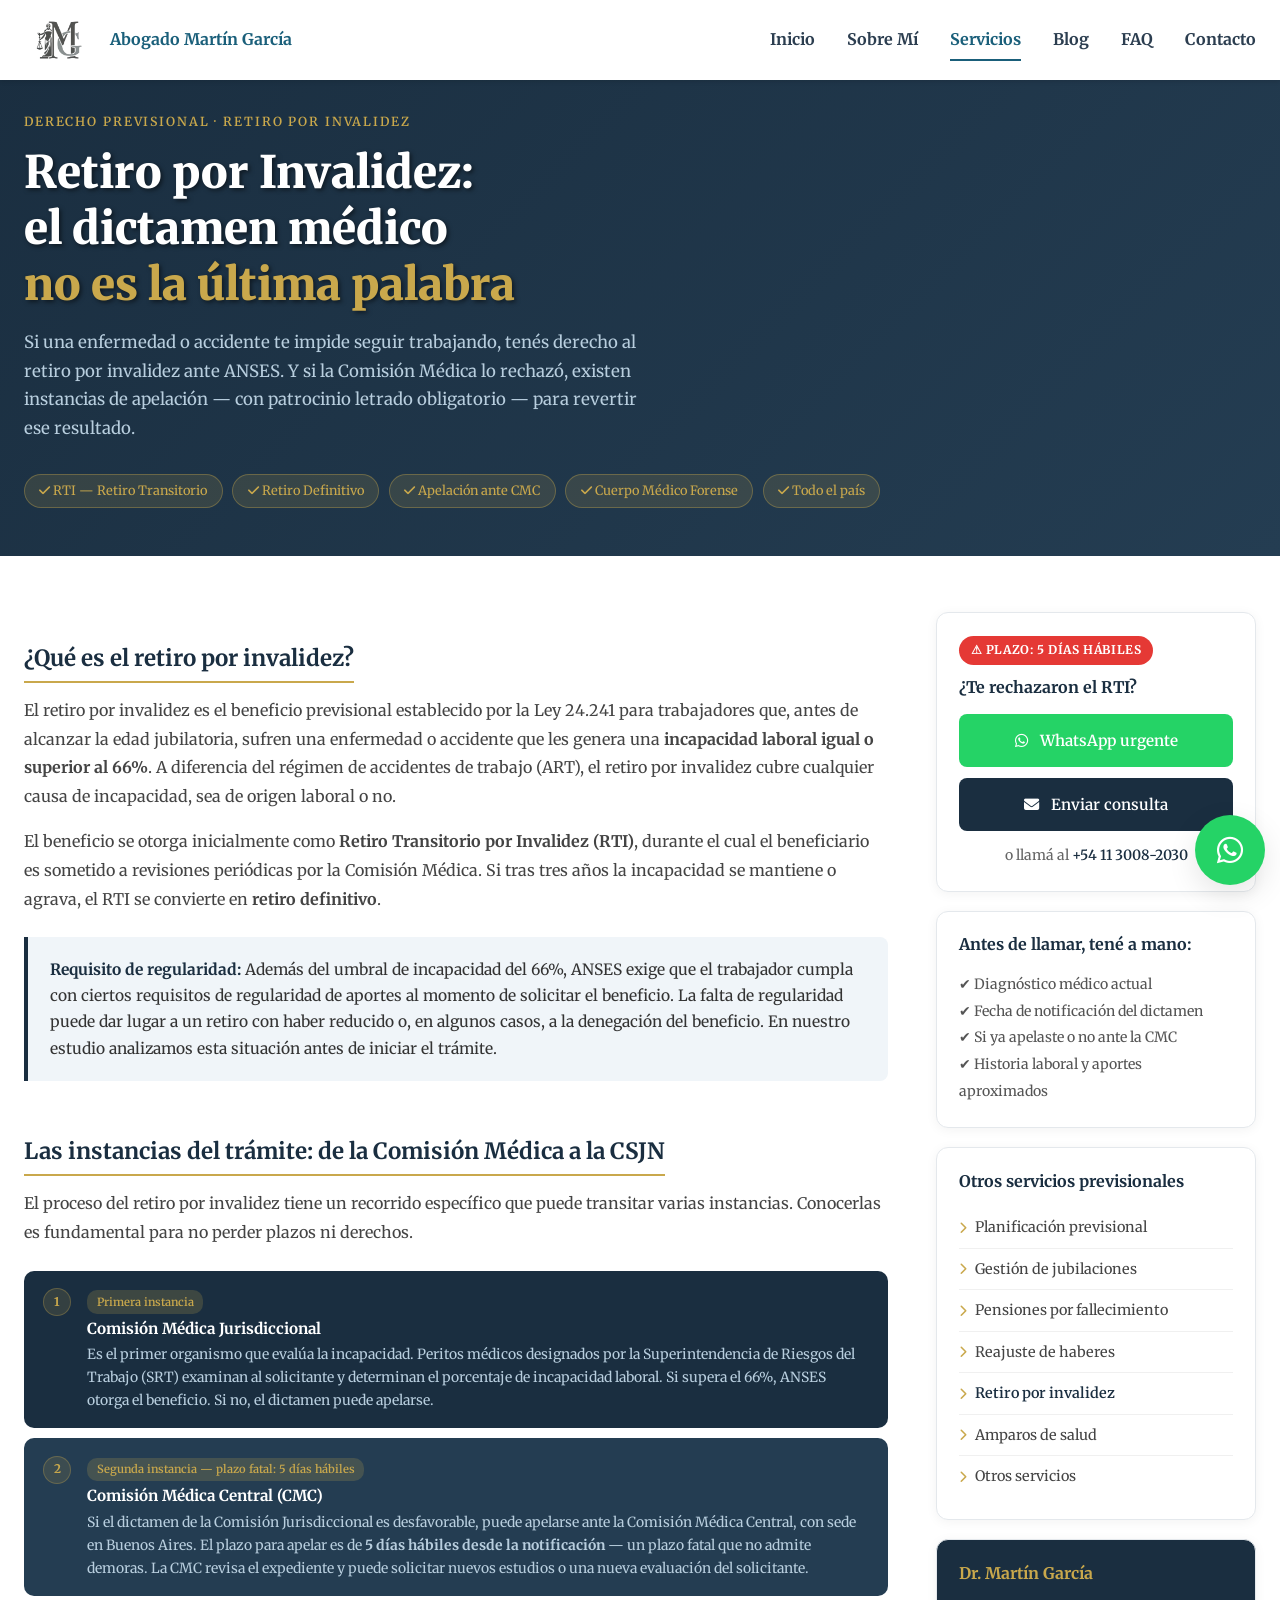
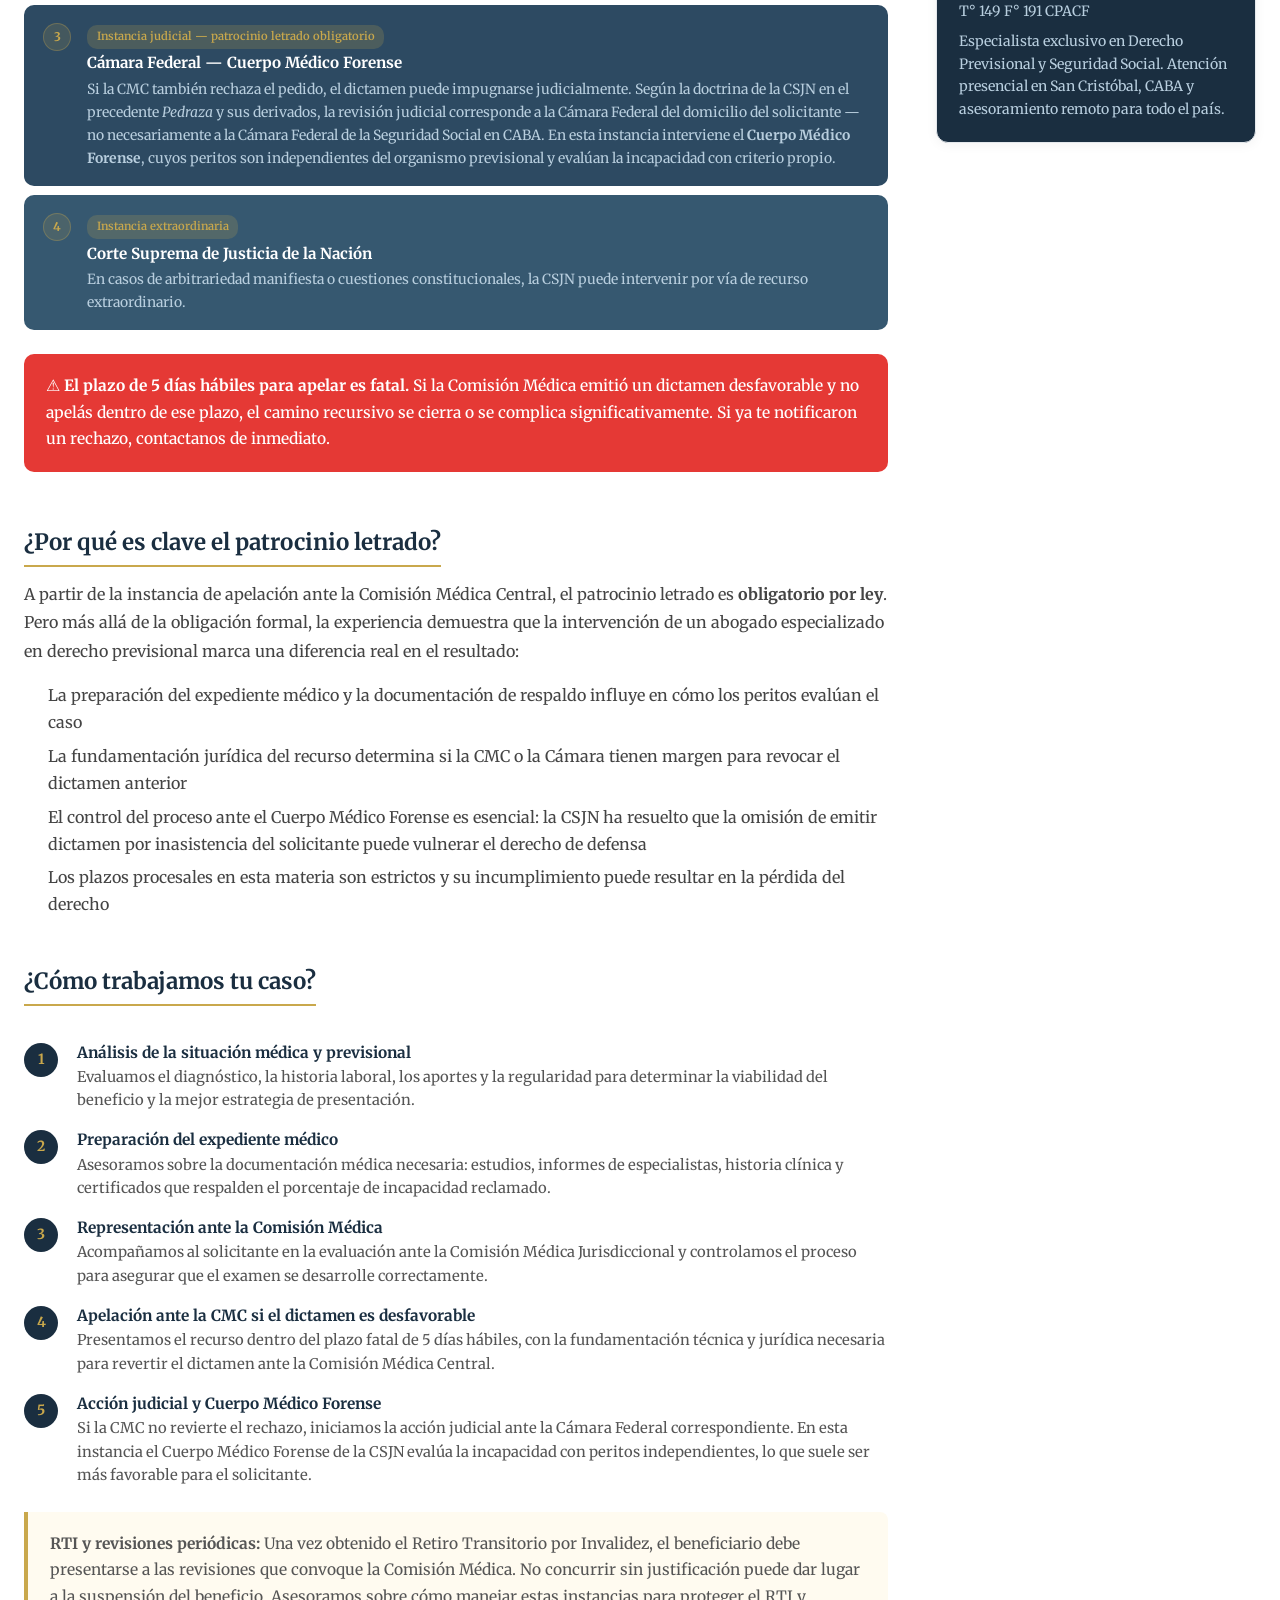
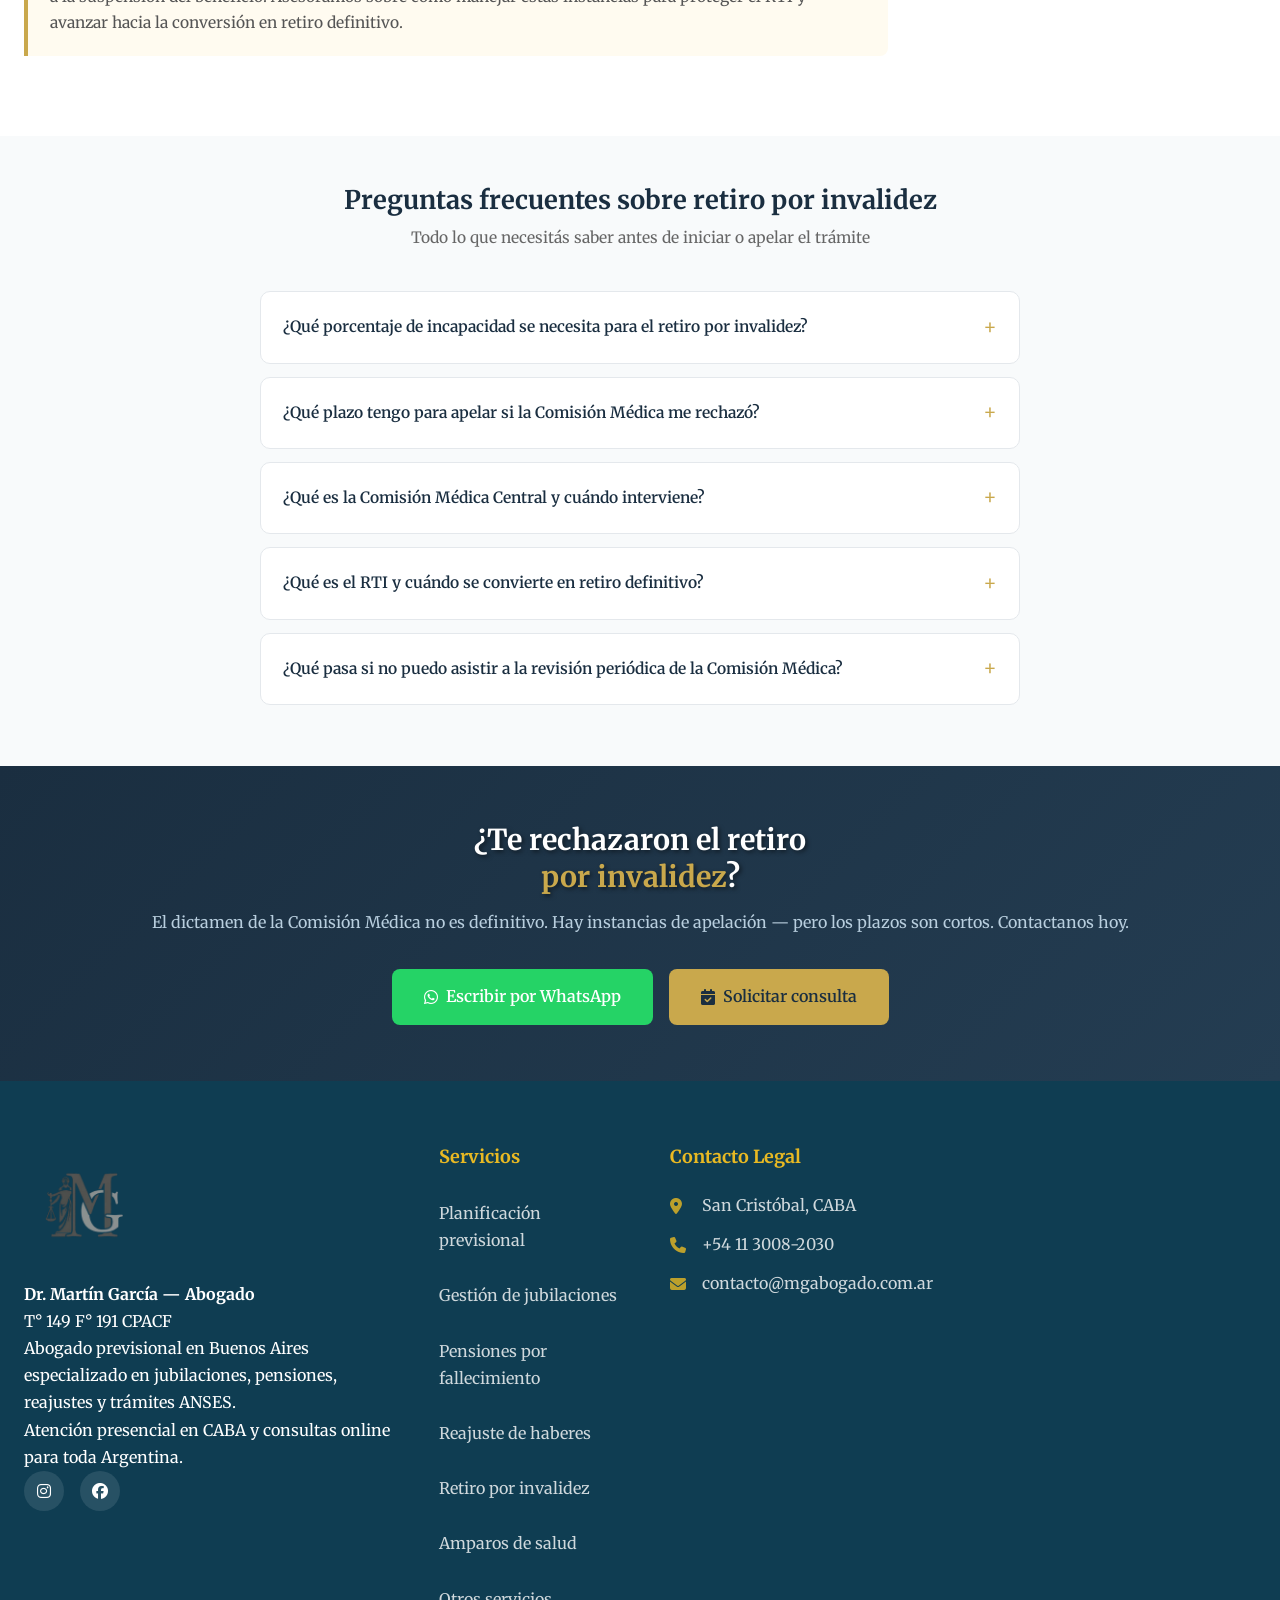
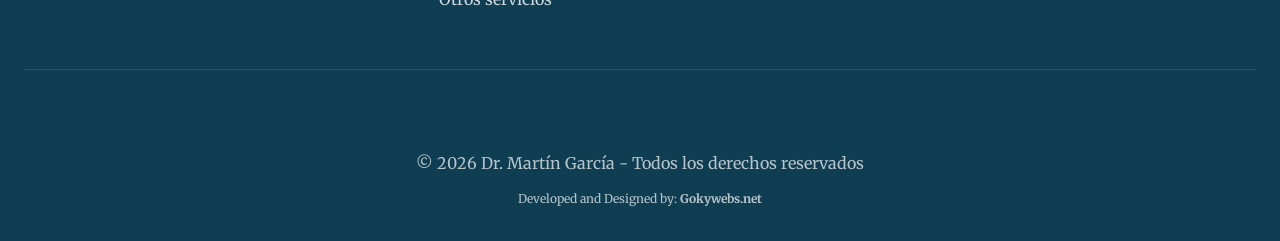
<file: retiro-por-invalidez.html>
<!DOCTYPE html>
<html lang="es">
<head>
    <!-- Google Tag Manager -->
    <script>(function(w,d,s,l,i){w[l]=w[l]||[];w[l].push({'gtm.start':
    new Date().getTime(),event:'gtm.js'});var f=d.getElementsByTagName(s)[0],
    j=d.createElement(s),dl=l!='dataLayer'?'&l='+l:'';j.async=true;j.src=
    'https://www.googletagmanager.com/gtm.js?id='+i+dl;f.parentNode.insertBefore(j,f);
    })(window,document,'script','dataLayer','GTM-MPMJT2L8');</script>
    <!-- End Google Tag Manager -->

    <meta charset="UTF-8">
    <meta name="viewport" content="width=device-width, initial-scale=1.0">

    <title>Retiro por Invalidez ante ANSES | Comisiones Médicas y Apelaciones - Dr. Martín García</title>
    <meta name="description" content="¿Te rechazaron el retiro por invalidez? El Dr. Martín García apela ante la Comisión Médica Central y el Cuerpo Médico Forense de la CSJN. Abogado previsional en CABA y todo el país.">
    <meta name="keywords" content="retiro por invalidez ANSES, RTI retiro transitorio invalidez, comision medica invalidez, apelacion comision medica central, cuerpo medico forense CSJN, abogado retiro invalidez Buenos Aires, rechazo retiro invalidez apelar">
    <meta name="author" content="Dr. Martín García">
    <meta name="robots" content="index, follow, max-image-preview:large">
    <meta name="geo.region" content="AR-C">
    <meta name="geo.placename" content="Buenos Aires">

    <meta property="og:title" content="Retiro por Invalidez | Dr. Martín García - Abogado Previsional">
    <meta property="og:description" content="El dictamen de la Comisión Médica no es la última palabra. Apelamos ante la CMC y el Cuerpo Médico Forense. Representación letrada obligatoria en todas las instancias.">
    <meta property="og:type" content="website">
    <meta property="og:url" content="https://mgabogado.com.ar/retiro-por-invalidez">
    <meta property="og:locale" content="es_AR">
    <meta property="og:site_name" content="Dr. Martín García - Abogado Previsional">

    <link rel="canonical" href="https://mgabogado.com.ar/retiro-por-invalidez">
    <link rel="icon" type="image/x-icon" href="images/Logos/Martin Garcia Servicios Legales - Isotipo.ico">
    <link rel="apple-touch-icon" href="images/Logos/Martin Garcia Servicios Legales - Isotipo.png">
    <meta name="theme-color" content="#1A2E40">

    <script type="application/ld+json">
    {
      "@context": "https://schema.org",
      "@type": "Service",
      "name": "Retiro por Invalidez ante ANSES",
      "provider": {
        "@type": "LegalService",
        "name": "Dr. Martín García - Abogado Previsional",
        "url": "https://mgabogado.com.ar",
        "telephone": "+541130082030",
        "address": {
          "@type": "PostalAddress",
          "addressLocality": "Buenos Aires",
          "addressRegion": "CABA",
          "addressCountry": "AR"
        }
      },
      "serviceType": "Retiro por Invalidez — RTI ante ANSES y Comisiones Médicas",
      "areaServed": "Argentina",
      "description": "Gestión y apelación de retiros por invalidez ante ANSES, Comisiones Médicas Jurisdiccionales, Comisión Médica Central y Cuerpo Médico Forense de la CSJN."
    }
    </script>

    <script type="application/ld+json">
    {
      "@context": "https://schema.org",
      "@type": "FAQPage",
      "mainEntity": [
        {
          "@type": "Question",
          "name": "¿Qué porcentaje de incapacidad se necesita para el retiro por invalidez?",
          "acceptedAnswer": {
            "@type": "Answer",
            "text": "La Ley 24.241 exige una incapacidad laboral del 66% o más para acceder al retiro por invalidez. Este porcentaje es determinado por la Comisión Médica Jurisdiccional correspondiente al domicilio del solicitante. Si el dictamen no alcanza ese umbral, existe la posibilidad de apelar ante la Comisión Médica Central."
          }
        },
        {
          "@type": "Question",
          "name": "¿Qué plazo tengo para apelar si la Comisión Médica me rechazó?",
          "acceptedAnswer": {
            "@type": "Answer",
            "text": "El plazo para apelar el dictamen de la Comisión Médica Jurisdiccional ante la Comisión Médica Central es de 5 días hábiles desde la notificación del dictamen. Este plazo es fatal: si se vence sin haber apelado, el camino recursivo se complica significativamente. Es fundamental actuar de inmediato."
          }
        },
        {
          "@type": "Question",
          "name": "¿Qué es la Comisión Médica Central y cuándo interviene?",
          "acceptedAnswer": {
            "@type": "Answer",
            "text": "La Comisión Médica Central (CMC) es el organismo que revisa en segunda instancia los dictámenes de las Comisiones Médicas Jurisdiccionales. Si la CMC también rechaza el pedido, el dictamen puede ser impugnado judicialmente ante la Cámara Federal correspondiente al domicilio del solicitante, donde interviene el Cuerpo Médico Forense."
          }
        },
        {
          "@type": "Question",
          "name": "¿Qué es el RTI y cuándo se convierte en retiro definitivo?",
          "acceptedAnswer": {
            "@type": "Answer",
            "text": "El Retiro Transitorio por Invalidez (RTI) es el beneficio que se otorga mientras la incapacidad no es considerada definitiva. El beneficiario es convocado a revisiones periódicas por la Comisión Médica. Si tras tres años de percepciones la incapacidad se mantiene igual o mayor, el RTI se convierte en retiro definitivo por invalidez."
          }
        }
      ]
    }
    </script>

    <link rel="preload" as="image" href="images/Logo.webp">
    <link rel="stylesheet" href="styles.css">
    <link rel="preconnect" href="https://fonts.googleapis.com">
    <link rel="preconnect" href="https://fonts.gstatic.com" crossorigin>
    <link href="https://fonts.googleapis.com/css2?family=Merriweather:wght@300;400;700;900&display=swap" rel="stylesheet" media="print" onload="this.media='all'">
    <link rel="stylesheet" href="https://cdnjs.cloudflare.com/ajax/libs/font-awesome/6.4.0/css/all.min.css" media="print" onload="this.media='all'">

    <style>
        .breadcrumb { background:#f4f6f8; padding:.75rem 0; font-size:.85rem; color:#666; }
        .breadcrumb a { color:#1A2E40; text-decoration:none; }
        .breadcrumb a:hover { text-decoration:underline; }
        .breadcrumb span { margin:0 .4rem; color:#aaa; }

        .page-hero { background:linear-gradient(135deg,#1A2E40 0%,#243d52 100%); color:#fff; padding:4rem 0 3rem; }
        .page-hero__label { font-size:.78rem; letter-spacing:.15em; text-transform:uppercase; color:#C9A84C; font-weight:600; margin-bottom:.75rem; }
        .page-hero__title { font-family:'Merriweather',Georgia,serif; font-size:clamp(1.8rem,4vw,2.8rem); font-weight:900; line-height:1.25; margin-bottom:1rem; }
        .page-hero__title em { color:#C9A84C; font-style:normal; }
        .page-hero__desc { font-size:1.05rem; line-height:1.7; color:#b8cede; max-width:620px; margin-bottom:2rem; }
        .page-hero__badges { display:flex; flex-wrap:wrap; gap:.6rem; }
        .badge-item { background:rgba(201,168,76,.15); border:1px solid rgba(201,168,76,.35); color:#C9A84C; font-size:.8rem; padding:.3rem .9rem; border-radius:20px; }

        .page-content { padding:3.5rem 0; }
        .content-grid { display:grid; grid-template-columns:1fr 320px; gap:3rem; align-items:start; }
        @media(max-width:768px){ .content-grid{grid-template-columns:1fr;} .sidebar{order:-1;} }

        .article h2 { font-family:'Merriweather',Georgia,serif; font-size:1.4rem; font-weight:700; color:#1A2E40; margin:2rem 0 .8rem; padding-bottom:.5rem; border-bottom:2px solid #C9A84C; display:inline-block; }
        .article h3 { font-size:1.05rem; font-weight:700; color:#1A2E40; margin:1.5rem 0 .5rem; }
        .article p { font-size:1rem; line-height:1.8; color:#444; margin-bottom:1rem; }
        .article ul { margin:.5rem 0 1rem 1.2rem; color:#444; }
        .article ul li { font-size:1rem; line-height:1.7; margin-bottom:.4rem; padding-left:.3rem; }
        .article ul li::marker { color:#C9A84C; }

        .alerta-box { background:#e53935; border-radius:10px; padding:1.2rem 1.4rem; margin:1.5rem 0; }
        .alerta-box p { margin:0; color:#fff; font-size:.97rem; line-height:1.7; font-weight:500; }
        .info-box { background:#f0f5f9; border-left:4px solid #1A2E40; padding:1.2rem 1.4rem; border-radius:0 8px 8px 0; margin:1.5rem 0; }
        .info-box p { margin:0; color:#333; font-size:.97rem; line-height:1.7; }
        .info-box strong { color:#1A2E40; }
        .warning-box { background:#fffbf0; border-left:4px solid #C9A84C; padding:1.2rem 1.4rem; border-radius:0 8px 8px 0; margin:1.5rem 0; }
        .warning-box p { margin:0; color:#555; font-size:.97rem; line-height:1.7; }

        /* Pirámide de instancias */
        .instancias { display:flex; flex-direction:column; gap:.6rem; margin:1.5rem 0; }
        .instancia { border-radius:10px; padding:1rem 1.2rem; display:flex; gap:1rem; align-items:flex-start; }
        .instancia--1 { background:#1A2E40; }
        .instancia--2 { background:#243d52; }
        .instancia--3 { background:#2d4a62; }
        .instancia--4 { background:#365870; }
        .instancia__num { font-size:.75rem; font-weight:700; color:#C9A84C; background:rgba(201,168,76,.15); border:1px solid rgba(201,168,76,.3); min-width:28px; height:28px; border-radius:50%; display:flex; align-items:center; justify-content:center; flex-shrink:0; margin-top:.1rem; }
        .instancia__body h4 { font-size:.95rem; font-weight:700; color:#fff; margin-bottom:.3rem; }
        .instancia__body p { font-size:.87rem; color:#b8cede; line-height:1.65; margin:0; }
        .instancia__tag { font-size:.7rem; font-weight:600; background:rgba(201,168,76,.2); color:#C9A84C; padding:.15rem .6rem; border-radius:10px; display:inline-block; margin-bottom:.3rem; }

        .steps { margin:1.5rem 0; }
        .step { display:flex; gap:1.2rem; margin-bottom:1.1rem; align-items:flex-start; }
        .step__num { min-width:34px; height:34px; background:#1A2E40; color:#C9A84C; border-radius:50%; display:flex; align-items:center; justify-content:center; font-weight:700; font-size:.88rem; flex-shrink:0; }
        .step__text h4 { font-size:.96rem; font-weight:700; color:#1A2E40; margin-bottom:.2rem; }
        .step__text p { font-size:.92rem; color:#555; line-height:1.6; margin:0; }

        .sidebar { display:flex; flex-direction:column; gap:1.2rem; position:sticky; top:100px; }
        .sidebar-card { background:#fff; border:1px solid #e4e8ec; border-radius:12px; padding:1.4rem; box-shadow:0 2px 12px rgba(0,0,0,.05); }
        .sidebar-card h4 { font-family:'Merriweather',Georgia,serif; font-size:1rem; font-weight:700; color:#1A2E40; margin-bottom:1rem; }
        .sidebar-card .btn-primary { display:block; background:#1A2E40; color:#fff; text-align:center; padding:.85rem; border-radius:8px; text-decoration:none; font-weight:600; font-size:.95rem; margin-bottom:.7rem; transition:background .2s; }
        .sidebar-card .btn-primary:hover { background:#243d52; }
        .sidebar-card .btn-wsp { display:block; background:#25D366; color:#fff; text-align:center; padding:.85rem; border-radius:8px; text-decoration:none; font-weight:600; font-size:.95rem; transition:background .2s; }
        .sidebar-card .btn-wsp:hover { background:#1ebe5a; }
        .sidebar-card .btn-wsp i, .sidebar-card .btn-primary i { margin-right:.5rem; }
        .sidebar-tel { text-align:center; margin-top:.8rem; font-size:.88rem; color:#666; }
        .sidebar-tel a { color:#1A2E40; font-weight:600; text-decoration:none; }
        .urgente-badge { background:#e53935; color:#fff; font-size:.75rem; font-weight:700; padding:.25rem .7rem; border-radius:20px; display:inline-block; margin-bottom:.8rem; letter-spacing:.05em; }

        .services-list { list-style:none; padding:0; margin:0; }
        .services-list li { padding:.5rem 0; border-bottom:1px solid #f0f0f0; font-size:.9rem; }
        .services-list li:last-child { border-bottom:none; }
        .services-list a { color:#444; text-decoration:none; display:flex; align-items:center; gap:.5rem; transition:color .2s; }
        .services-list a:hover { color:#1A2E40; }
        .services-list a i { color:#C9A84C; font-size:.75rem; }
        .services-list li.active a { color:#1A2E40; font-weight:600; }

        .faq-section { padding:3rem 0; background:#f8fafb; }
        .faq-section h2 { font-family:'Merriweather',Georgia,serif; font-size:1.6rem; color:#1A2E40; margin-bottom:.5rem; text-align:center; }
        .faq-subtitle { text-align:center; color:#666; margin-bottom:2.5rem; font-size:.97rem; }
        .faq-grid { max-width:760px; margin:0 auto; }
        details.faq-item { background:#fff; border:1px solid #e4e8ec; border-radius:10px; margin-bottom:.8rem; overflow:hidden; }
        details.faq-item summary { padding:1.1rem 1.4rem; font-weight:600; font-size:.97rem; color:#1A2E40; cursor:pointer; list-style:none; display:flex; justify-content:space-between; align-items:center; }
        details.faq-item summary::after { content:'+'; font-size:1.3rem; color:#C9A84C; font-weight:300; flex-shrink:0; }
        details.faq-item[open] summary::after { content:'−'; }
        details.faq-item p { padding:0 1.4rem 1.2rem; font-size:.95rem; color:#555; line-height:1.75; margin:0; }

        .cta-section { background:linear-gradient(135deg,#1A2E40,#243d52); color:#fff; padding:3.5rem 0; text-align:center; }
        .cta-section h2 { font-family:'Merriweather',Georgia,serif; font-size:1.8rem; margin-bottom:.8rem; }
        .cta-section h2 em { color:#C9A84C; font-style:normal; }
        .cta-section p { color:#b8cede; font-size:1rem; margin-bottom:2rem; }
        .cta-buttons { display:flex; gap:1rem; justify-content:center; flex-wrap:wrap; }
        .cta-buttons a { padding:.9rem 2rem; border-radius:8px; font-weight:600; font-size:1rem; text-decoration:none; display:inline-flex; align-items:center; gap:.5rem; transition:transform .2s; }
        .cta-buttons a:hover { transform:translateY(-2px); }
        .cta-btn-main { background:#C9A84C; color:#1A2E40; }
        .cta-btn-wsp { background:#25D366; color:#fff; }
    </style>
</head>
<body>
    <noscript><iframe src="https://www.googletagmanager.com/ns.html?id=GTM-MPMJT2L8" height="0" width="0" style="display:none;visibility:hidden"></iframe></noscript>

    <header class="header" id="header">
        <nav class="nav container">
            <div class="nav__brand">
                <img src="images/Logo.webp" alt="Dr. Martín García - Abogado previsional en Buenos Aires" class="nav__logo">
                <span class="nav__name">Abogado Martín García</span>
            </div>
            <div class="nav__menu" id="nav-menu">
                <ul class="nav__list">
                    <li class="nav__item"><a href="index.html#inicio" class="nav__link">Inicio</a></li>
                    <li class="nav__item"><a href="index.html#sobre-mi" class="nav__link">Sobre Mí</a></li>
                    <li class="nav__item"><a href="index.html#servicios" class="nav__link active-link">Servicios</a></li>
                    <li class="nav__item"><a href="https://blog.mgabogado.com.ar" target="_blank" rel="noopener noreferrer" class="nav__link">Blog</a></li>
                    <li class="nav__item"><a href="index.html#faq" class="nav__link">FAQ</a></li>
                    <li class="nav__item"><a href="index.html#contacto" class="nav__link">Contacto</a></li>
                </ul>
                <div class="nav__close" id="nav-close"><i class="fas fa-times"></i></div>
            </div>
            <div class="nav__toggle" id="nav-toggle"><i class="fas fa-bars"></i></div>
        </nav>
    </header>

    <div class="breadcrumb">
        <div class="container">
            <a href="index.html">Inicio</a>
            <span>›</span>
            <a href="index.html#servicios">Servicios</a>
            <span>›</span>
            Retiro por Invalidez
        </div>
    </div>

    <section class="page-hero">
        <div class="container">
            <p class="page-hero__label">Derecho Previsional · Retiro por Invalidez</p>
            <h1 class="page-hero__title" style="color: #ffffff; text-shadow: 2px 2px 4px rgba(0,0,0,0.5);">
            Retiro por Invalidez:<br>el dictamen médico<br><em>no es la última palabra</em>
        </h1>
            <p class="page-hero__desc">
                Si una enfermedad o accidente te impide seguir trabajando, tenés derecho al retiro por invalidez ante ANSES. Y si la Comisión Médica lo rechazó, existen instancias de apelación — con patrocinio letrado obligatorio — para revertir ese resultado.
            </p>
            <div class="page-hero__badges">
                <span class="badge-item"><i class="fas fa-check"></i> RTI — Retiro Transitorio</span>
                <span class="badge-item"><i class="fas fa-check"></i> Retiro Definitivo</span>
                <span class="badge-item"><i class="fas fa-check"></i> Apelación ante CMC</span>
                <span class="badge-item"><i class="fas fa-check"></i> Cuerpo Médico Forense</span>
                <span class="badge-item"><i class="fas fa-check"></i> Todo el país</span>
            </div>
        </div>
    </section>

    <section class="page-content">
        <div class="container">
            <div class="content-grid">

                <article class="article">

                    <h2>¿Qué es el retiro por invalidez?</h2>
                    <p>
                        El retiro por invalidez es el beneficio previsional establecido por la Ley 24.241 para trabajadores que, antes de alcanzar la edad jubilatoria, sufren una enfermedad o accidente que les genera una <strong>incapacidad laboral igual o superior al 66%</strong>. A diferencia del régimen de accidentes de trabajo (ART), el retiro por invalidez cubre cualquier causa de incapacidad, sea de origen laboral o no.
                    </p>
                    <p>
                        El beneficio se otorga inicialmente como <strong>Retiro Transitorio por Invalidez (RTI)</strong>, durante el cual el beneficiario es sometido a revisiones periódicas por la Comisión Médica. Si tras tres años la incapacidad se mantiene o agrava, el RTI se convierte en <strong>retiro definitivo</strong>.
                    </p>

                    <div class="info-box">
                        <p><strong>Requisito de regularidad:</strong> Además del umbral de incapacidad del 66%, ANSES exige que el trabajador cumpla con ciertos requisitos de regularidad de aportes al momento de solicitar el beneficio. La falta de regularidad puede dar lugar a un retiro con haber reducido o, en algunos casos, a la denegación del beneficio. En nuestro estudio analizamos esta situación antes de iniciar el trámite.</p>
                    </div>

                    <h2>Las instancias del trámite: de la Comisión Médica a la CSJN</h2>
                    <p>
                        El proceso del retiro por invalidez tiene un recorrido específico que puede transitar varias instancias. Conocerlas es fundamental para no perder plazos ni derechos.
                    </p>

                    <div class="instancias">
                        <div class="instancia instancia--1">
                            <div class="instancia__num">1</div>
                            <div class="instancia__body">
                                <div class="instancia__tag">Primera instancia</div>
                                <h4>Comisión Médica Jurisdiccional</h4>
                                <p>Es el primer organismo que evalúa la incapacidad. Peritos médicos designados por la Superintendencia de Riesgos del Trabajo (SRT) examinan al solicitante y determinan el porcentaje de incapacidad laboral. Si supera el 66%, ANSES otorga el beneficio. Si no, el dictamen puede apelarse.</p>
                            </div>
                        </div>
                        <div class="instancia instancia--2">
                            <div class="instancia__num">2</div>
                            <div class="instancia__body">
                                <div class="instancia__tag">Segunda instancia — plazo fatal: 5 días hábiles</div>
                                <h4>Comisión Médica Central (CMC)</h4>
                                <p>Si el dictamen de la Comisión Jurisdiccional es desfavorable, puede apelarse ante la Comisión Médica Central, con sede en Buenos Aires. El plazo para apelar es de <strong>5 días hábiles desde la notificación</strong> — un plazo fatal que no admite demoras. La CMC revisa el expediente y puede solicitar nuevos estudios o una nueva evaluación del solicitante.</p>
                            </div>
                        </div>
                        <div class="instancia instancia--3">
                            <div class="instancia__num">3</div>
                            <div class="instancia__body">
                                <div class="instancia__tag">Instancia judicial — patrocinio letrado obligatorio</div>
                                <h4>Cámara Federal — Cuerpo Médico Forense</h4>
                                <p>Si la CMC también rechaza el pedido, el dictamen puede impugnarse judicialmente. Según la doctrina de la CSJN en el precedente <em>Pedraza</em> y sus derivados, la revisión judicial corresponde a la Cámara Federal del domicilio del solicitante — no necesariamente a la Cámara Federal de la Seguridad Social en CABA. En esta instancia interviene el <strong>Cuerpo Médico Forense</strong>, cuyos peritos son independientes del organismo previsional y evalúan la incapacidad con criterio propio.</p>
                            </div>
                        </div>
                        <div class="instancia instancia--4">
                            <div class="instancia__num">4</div>
                            <div class="instancia__body">
                                <div class="instancia__tag">Instancia extraordinaria</div>
                                <h4>Corte Suprema de Justicia de la Nación</h4>
                                <p>En casos de arbitrariedad manifiesta o cuestiones constitucionales, la CSJN puede intervenir por vía de recurso extraordinario. </p>
                            </div>
                        </div>
                    </div>

                    <div class="alerta-box">
                        <p>⚠ <strong>El plazo de 5 días hábiles para apelar es fatal.</strong> Si la Comisión Médica emitió un dictamen desfavorable y no apelás dentro de ese plazo, el camino recursivo se cierra o se complica significativamente. Si ya te notificaron un rechazo, contactanos de inmediato.</p>
                    </div>

                    <h2>¿Por qué es clave el patrocinio letrado?</h2>
                    <p>
                        A partir de la instancia de apelación ante la Comisión Médica Central, el patrocinio letrado es <strong>obligatorio por ley</strong>. Pero más allá de la obligación formal, la experiencia demuestra que la intervención de un abogado especializado en derecho previsional marca una diferencia real en el resultado:
                    </p>
                    <ul>
                        <li>La preparación del expediente médico y la documentación de respaldo influye en cómo los peritos evalúan el caso</li>
                        <li>La fundamentación jurídica del recurso determina si la CMC o la Cámara tienen margen para revocar el dictamen anterior</li>
                        <li>El control del proceso ante el Cuerpo Médico Forense es esencial: la CSJN ha resuelto que la omisión de emitir dictamen por inasistencia del solicitante puede vulnerar el derecho de defensa</li>
                        <li>Los plazos procesales en esta materia son estrictos y su incumplimiento puede resultar en la pérdida del derecho</li>
                    </ul>

                    <h2>¿Cómo trabajamos tu caso?</h2>
                    <div class="steps">
                        <div class="step">
                            <div class="step__num">1</div>
                            <div class="step__text">
                                <h4>Análisis de la situación médica y previsional</h4>
                                <p>Evaluamos el diagnóstico, la historia laboral, los aportes y la regularidad para determinar la viabilidad del beneficio y la mejor estrategia de presentación.</p>
                            </div>
                        </div>
                        <div class="step">
                            <div class="step__num">2</div>
                            <div class="step__text">
                                <h4>Preparación del expediente médico</h4>
                                <p>Asesoramos sobre la documentación médica necesaria: estudios, informes de especialistas, historia clínica y certificados que respalden el porcentaje de incapacidad reclamado.</p>
                            </div>
                        </div>
                        <div class="step">
                            <div class="step__num">3</div>
                            <div class="step__text">
                                <h4>Representación ante la Comisión Médica</h4>
                                <p>Acompañamos al solicitante en la evaluación ante la Comisión Médica Jurisdiccional y controlamos el proceso para asegurar que el examen se desarrolle correctamente.</p>
                            </div>
                        </div>
                        <div class="step">
                            <div class="step__num">4</div>
                            <div class="step__text">
                                <h4>Apelación ante la CMC si el dictamen es desfavorable</h4>
                                <p>Presentamos el recurso dentro del plazo fatal de 5 días hábiles, con la fundamentación técnica y jurídica necesaria para revertir el dictamen ante la Comisión Médica Central.</p>
                            </div>
                        </div>
                        <div class="step">
                            <div class="step__num">5</div>
                            <div class="step__text">
                                <h4>Acción judicial y Cuerpo Médico Forense</h4>
                                <p>Si la CMC no revierte el rechazo, iniciamos la acción judicial ante la Cámara Federal correspondiente. En esta instancia el Cuerpo Médico Forense de la CSJN evalúa la incapacidad con peritos independientes, lo que suele ser más favorable para el solicitante.</p>
                            </div>
                        </div>
                    </div>

                    <div class="warning-box">
                        <p><strong>RTI y revisiones periódicas:</strong> Una vez obtenido el Retiro Transitorio por Invalidez, el beneficiario debe presentarse a las revisiones que convoque la Comisión Médica. No concurrir sin justificación puede dar lugar a la suspensión del beneficio. Asesoramos sobre cómo manejar estas instancias para proteger el RTI y avanzar hacia la conversión en retiro definitivo.</p>
                    </div>

                </article>

                <aside class="sidebar">
                    <div class="sidebar-card">
                        <div class="urgente-badge">⚠ PLAZO: 5 DÍAS HÁBILES</div>
                        <h4>¿Te rechazaron el RTI?</h4>
                        <a href="https://wa.me/541130082030?text=Hola%20Dr.%20García,%20me%20rechazaron%20el%20retiro%20por%20invalidez%20y%20necesito%20apelar%20urgente" target="_blank" rel="noopener noreferrer" class="btn-wsp">
                            <i class="fab fa-whatsapp"></i> WhatsApp urgente
                        </a>
                        <div style="height:.7rem;"></div>
                        <a href="index.html#contacto" class="btn-primary">
                            <i class="fas fa-envelope"></i> Enviar consulta
                        </a>
                        <p class="sidebar-tel">o llamá al <a href="tel:+541130082030">+54 11 3008-2030</a></p>
                    </div>

                    <div class="sidebar-card">
                        <h4>Antes de llamar, tené a mano:</h4>
                        <ul style="list-style:none;padding:0;margin:0;font-size:.88rem;color:#555;line-height:1.9;">
                            <li>✔ Diagnóstico médico actual</li>
                            <li>✔ Fecha de notificación del dictamen</li>
                            <li>✔ Si ya apelaste o no ante la CMC</li>
                            <li>✔ Historia laboral y aportes aproximados</li>
                        </ul>
                    </div>

                    <div class="sidebar-card">
                        <h4>Otros servicios previsionales</h4>
                        <ul class="services-list">
                            <li><a href="planificacion-previsional.html"><i class="fas fa-chevron-right"></i> Planificación previsional</a></li>
                            <li><a href="gestion-jubilaciones.html"><i class="fas fa-chevron-right"></i> Gestión de jubilaciones</a></li>
                            <li><a href="pensiones-por-fallecimiento.html"><i class="fas fa-chevron-right"></i> Pensiones por fallecimiento</a></li>
                            <li><a href="reajuste-de-haberes.html"><i class="fas fa-chevron-right"></i> Reajuste de haberes</a></li>
                            <li class="active"><a href="retiro-por-invalidez.html"><i class="fas fa-chevron-right"></i> Retiro por invalidez</a></li>
                            <li><a href="amparos-de-salud.html"><i class="fas fa-chevron-right"></i> Amparos de salud</a></li>
                            <li><a href="otros-servicios-previsionales.html"><i class="fas fa-chevron-right"></i> Otros servicios</a></li>
                        </ul>
                    </div>

                    <div class="sidebar-card" style="background:#1A2E40;color:#fff;">
                        <h4 style="color:#C9A84C;">Dr. Martín García</h4>
                        <p style="font-size:.88rem;color:#b8cede;line-height:1.6;margin-bottom:.5rem;">T° 149 F° 191 CPACF</p>
                        <p style="font-size:.88rem;color:#b8cede;line-height:1.6;">Especialista exclusivo en Derecho Previsional y Seguridad Social. Atención presencial en San Cristóbal, CABA y asesoramiento remoto para todo el país.</p>
                    </div>
                </aside>

            </div>
        </div>
    </section>

    <section class="faq-section">
        <div class="container">
            <h2>Preguntas frecuentes sobre retiro por invalidez</h2>
            <p class="faq-subtitle">Todo lo que necesitás saber antes de iniciar o apelar el trámite</p>
            <div class="faq-grid">

                <details class="faq-item">
                    <summary>¿Qué porcentaje de incapacidad se necesita para el retiro por invalidez?</summary>
                    <p>La Ley 24.241 exige una incapacidad laboral del 66% o más para acceder al retiro por invalidez. Este porcentaje es determinado por la Comisión Médica Jurisdiccional. Si el dictamen no alcanza ese umbral, existe la posibilidad de apelar ante la Comisión Médica Central dentro de los 5 días hábiles de notificado el resultado.</p>
                </details>

                <details class="faq-item">
                    <summary>¿Qué plazo tengo para apelar si la Comisión Médica me rechazó?</summary>
                    <p>El plazo para apelar el dictamen de la Comisión Médica Jurisdiccional ante la Comisión Médica Central es de 5 días hábiles desde la notificación. Este plazo es fatal: si se vence sin haber apelado, el camino recursivo se complica significativamente. Si ya te notificaron un rechazo, actuá de inmediato.</p>
                </details>

                <details class="faq-item">
                    <summary>¿Qué es la Comisión Médica Central y cuándo interviene?</summary>
                    <p>La Comisión Médica Central (CMC) revisa en segunda instancia los dictámenes de las Comisiones Médicas Jurisdiccionales. Si la CMC también rechaza el pedido, el dictamen puede impugnarse judicialmente ante la Cámara Federal correspondiente al domicilio del solicitante, donde interviene el Cuerpo Médico Forense de la CSJN.</p>
                </details>

                <details class="faq-item">
                    <summary>¿Qué es el RTI y cuándo se convierte en retiro definitivo?</summary>
                    <p>El Retiro Transitorio por Invalidez (RTI) es el beneficio inicial mientras la incapacidad no es considerada definitiva. El beneficiario es convocado a revisiones periódicas. Si tras tres años de percepciones la incapacidad se mantiene igual o mayor, el RTI se convierte en retiro definitivo por invalidez.</p>
                </details>

                <details class="faq-item">
                    <summary>¿Qué pasa si no puedo asistir a la revisión periódica de la Comisión Médica?</summary>
                    <p>No concurrir sin justificación a las revisiones convocadas por la Comisión Médica puede derivar en la suspensión del beneficio. Si no podés asistir por razones de salud u otras causas justificadas, es necesario comunicarlo y documentarlo correctamente. La CSJN ha resuelto que la falta de evaluación por inasistencia no puede perjudicar automáticamente al beneficiario sin más análisis.</p>
                </details>

            </div>
        </div>
    </section>
<section class="related-posts-section">

    <div
        id="blog-posts"
        data-label="Retiro por Invalidez"
       data-limit="3">
    </div>

</section>
    <section class="cta-section">
        <div class="container">
            <h2 style="color: #ffffff; text-shadow: 2px 2px 4px rgba(0,0,0,0.5);">
            ¿Te rechazaron el retiro<br><em>por invalidez</em>?
        </h2>
            <p>El dictamen de la Comisión Médica no es definitivo. Hay instancias de apelación — pero los plazos son cortos. Contactanos hoy.</p>
            <div class="cta-buttons">
                <a href="https://wa.me/541130082030?text=Hola%20Dr.%20García,%20me%20rechazaron%20el%20retiro%20por%20invalidez%20y%20quiero%20apelar" target="_blank" rel="noopener noreferrer" class="cta-btn-wsp">
                    <i class="fab fa-whatsapp"></i> Escribir por WhatsApp
                </a>
                <a href="index.html#contacto" class="cta-btn-main">
                    <i class="fas fa-calendar-check"></i> Solicitar consulta
                </a>
            </div>
        </div>
    </section>

    <footer class="footer">
        <div class="container">
            <div class="footer__content">
                <div class="footer__brand">
                    <img src="images/Logo.webp" alt="Logo Dr. Martín García" class="footer__logo" loading="lazy">
                    <div class="footer__legal">
                        <p><strong>Dr. Martín García — Abogado</strong></p>
                        <p>T° 149 F° 191 CPACF</p>
                        <p>Abogado previsional en Buenos Aires especializado en jubilaciones, pensiones, reajustes y trámites ANSES.</p>
                        <p>Atención presencial en CABA y consultas online para toda Argentina.</p>
                    </div>
                    <div class="footer__social">
                        <a href="https://www.instagram.com/ab.martingarcia/" target="_blank" rel="noopener noreferrer" class="footer__social-link" title="Instagram"><i class="fab fa-instagram"></i></a>
                        <a href="https://www.facebook.com/AbogadoGarciaMartin/" target="_blank" rel="noopener noreferrer" class="footer__social-link" title="Facebook"><i class="fab fa-facebook"></i></a>
                    </div>
                </div>
                <div class="footer__links">
                    <h4 class="footer__title">Servicios</h4>
                    <ul class="footer__list">
                        <li><a href="planificacion-previsional.html" class="footer__link">Planificación previsional</a></li>
                        <li><a href="gestion-jubilaciones.html" class="footer__link">Gestión de jubilaciones</a></li>
                        <li><a href="pensiones-por-fallecimiento.html" class="footer__link">Pensiones por fallecimiento</a></li>
                        <li><a href="reajuste-de-haberes.html" class="footer__link">Reajuste de haberes</a></li>
                        <li><a href="retiro-por-invalidez.html" class="footer__link">Retiro por invalidez</a></li>
                        <li><a href="amparos-de-salud.html" class="footer__link">Amparos de salud</a></li>
                        <li><a href="otros-servicios-previsionales.html" class="footer__link">Otros servicios</a></li>
                    </ul>
                </div>
                <div class="footer__contact">
                    <h4 class="footer__title">Contacto Legal</h4>
                    <ul class="footer__list">
                        <li><i class="fas fa-map-marker-alt"></i> San Cristóbal, CABA</li>
                        <li><i class="fas fa-phone"></i> +54 11 3008-2030</li>
                        <li><i class="fas fa-envelope"></i> contacto@mgabogado.com.ar</li>
                    </ul>
                </div>
            </div>
            <div class="footer__bottom">
                <p>© 2026 Dr. Martín García - Todos los derechos reservados</p>
                <p class="footer__signature">Developed and Designed by: <a href="https://www.gokywebs.net" target="_blank" rel="noopener noreferrer">Gokywebs.net</a></p>
            </div>
        </div>
    </footer>

    <a href="https://wa.me/541130082030?text=Hola%20Dr.%20García,%20vi%20su%20página%20sobre%20retiro%20por%20invalidez%20y%20quería%20consultar"
       class="whatsapp-button" target="_blank" rel="noopener noreferrer"
       title="Consultar por WhatsApp" aria-label="WhatsApp Dr. Martín García">
        <i class="fab fa-whatsapp"></i>
    </a>

    <script src="script.js"></script>
    <script src="blog-feed.js"></script>
    <script type="application/ld+json">
{
  "@context": "https://schema.org/",
  "@type": "BreadcrumbList",
  "itemListElement": [{
    "@type": "ListItem", "position": 1, "name": "Inicio", "item": "https://mgabogado.com.ar/index.html"
  },{
    "@type": "ListItem", "position": 2, "name": "Servicios", "item": "https://mgabogado.com.ar/index.html#servicios"
  },{
    "@type": "ListItem", "position": 3, "name": "Retiro por Invalidez", "item": "https://mgabogado.com.ar/retiro-por-invalidez.html"
  }]
}
</script>
</body>
</html>
</file>
<file: styles.css>
:root {
    /* Colores */
    --color-primary: #1a5f7a;
    --color-primary-light: #2c8ba8;
    --color-primary-dark: #0f3d52;
    --color-secondary: #e8b923;
    --color-text: #2c3e50;
    --color-text-light: #546e7a;
    --color-white: #ffffff;
    --color-light-bg: #f8f9fa;
    --color-border: #e0e0e0;
    --color-success: #4caf50;
    --color-error: #f44336;
    
    /* Tipografía */
    --font-family: 'Merriweather', serif;
    --font-size-xs: 0.75rem;
    --font-size-sm: 0.875rem;
    --font-size-base: 1rem;
    --font-size-lg: 1.125rem;
    --font-size-xl: 1.25rem;
    --font-size-2xl: 1.5rem;
    --font-size-3xl: 1.875rem;
    --font-size-4xl: 2.25rem;
    --font-size-5xl: 3rem;
    
    --font-weight-light: 300;
    --font-weight-normal: 400;
    --font-weight-bold: 700;
    --font-weight-black: 900;
    
    /* Espaciado */
    --spacing-xs: 0.5rem;
    --spacing-sm: 0.75rem;
    --spacing-md: 1rem;
    --spacing-lg: 1.5rem;
    --spacing-xl: 2rem;
    --spacing-2xl: 3rem;
    --spacing-3xl: 4rem;
    --spacing-4xl: 6rem;
    
    /* Sombras */
    --shadow-sm: 0 2px 4px rgba(0, 0, 0, 0.1);
    --shadow-md: 0 4px 6px rgba(0, 0, 0, 0.1);
    --shadow-lg: 0 10px 30px rgba(0, 0, 0, 0.1);
    --shadow-xl: 0 20px 40px rgba(0, 0, 0, 0.15);
    
    /* Transiciones */
    --transition-base: all 0.3s ease;
    --transition-slow: all 0.5s ease;
    
    /* Border radius */
    --radius-sm: 4px;
    --radius-md: 8px;
    --radius-lg: 12px;
    --radius-xl: 16px;
    --radius-full: 50%;
    
    /* Header */
    --header-height: 80px;
    
    /* Container */
    --container-width: 1400px;
}

* {
    margin: 0;
    padding: 0;
    box-sizing: border-box;
}

html {
    scroll-behavior: smooth;
    scroll-padding-top: var(--header-height);
}

/* Mejora adicional del smooth scroll */
@media (prefers-reduced-motion: no-preference) {
    html {
        scroll-behavior: smooth;
    }
}

body {
    font-family: var(--font-family);
    font-size: var(--font-size-base);
    font-weight: var(--font-weight-normal);
    color: var(--color-text);
    line-height: 1.7;
    background-color: var(--color-white);
    overflow-x: hidden;
}

h1, h2, h3, h4, h5, h6 {
    font-weight: var(--font-weight-bold);
    line-height: 1.3;
    color: var(--color-text);
}

a {
    text-decoration: none;
    color: inherit;
    transition: var(--transition-base);
}

img {
    max-width: 100%;
    height: auto;
    display: block;
}

ul {
    list-style: none;
}

button {
    border: none;
    outline: none;
    cursor: pointer;
    font-family: inherit;
    transition: var(--transition-base);
}

/* =============== UTILIDADES =============== */
.container {
    max-width: var(--container-width);
    margin: 0 auto;
    padding: 0 var(--spacing-lg);
}

.section__subtitle {
    display: inline-block;
    font-size: var(--font-size-sm);
    font-weight: var(--font-weight-bold);
    color: var(--color-primary);
    text-transform: uppercase;
    letter-spacing: 2px;
    margin-bottom: var(--spacing-md);
}

.section__title {
    font-size: var(--font-size-4xl);
    font-weight: var(--font-weight-black);
    margin-bottom: var(--spacing-lg);
    color: var(--color-text);
}

.section__description {
    font-size: var(--font-size-lg);
    color: var(--color-text-light);
    max-width: 700px;
    margin: 0 auto;
}

.section__header {
    text-align: center;
    margin-bottom: var(--spacing-3xl);
}

/* Botones */
.btn {
    display: inline-flex;
    align-items: center;
    gap: var(--spacing-sm);
    padding: var(--spacing-md) var(--spacing-xl);
    border-radius: var(--radius-lg);
    font-weight: var(--font-weight-bold);
    font-size: var(--font-size-base);
    transition: var(--transition-base);
    cursor: pointer;
}

.btn--primary {
    background-color: var(--color-primary);
    color: var(--color-white);
    box-shadow: var(--shadow-md);
}

.btn--primary:hover {
    background-color: var(--color-primary-dark);
    transform: translateY(-2px);
    box-shadow: var(--shadow-lg);
}

.btn--secondary {
    background-color: transparent;
    color: var(--color-primary);
    border: 2px solid var(--color-primary);
}

.btn--secondary:hover {
    background-color: var(--color-primary);
    color: var(--color-white);
}

.btn--full {
    width: 100%;
    justify-content: center;
}

/* =============== HEADER =============== */
.header {
    position: fixed;
    top: 0;
    left: 0;
    width: 100%;
    max-width: 100vw;
    background-color: var(--color-white);
    box-shadow: var(--shadow-sm);
    z-index: 1000;
    transition: var(--transition-base);
    overflow-x: hidden;
}

.header.scroll-header {
    box-shadow: var(--shadow-md);
}

.nav {
    height: var(--header-height);
    display: flex;
    align-items: center;
    justify-content: space-between;
}

.nav__brand {
    display: flex;
    align-items: center;
    gap: var(--spacing-md);
}

.nav__logo {
    width: 70px;
    height: auto;
}

.nav__name {
    font-size: var(--font-size-l);
    font-weight: var(--font-weight-bold);
    color: var(--color-primary);
}

.nav__menu {
    display: flex;
    align-items: center;
}

.nav__list {
    display: flex;
    gap: var(--spacing-xl);
}

.nav__link {
    font-weight: var(--font-weight-bold);
    color: var(--color-text);
    position: relative;
    padding: var(--spacing-sm) 0;
}

.nav__link::after {
    content: '';
    position: absolute;
    bottom: 0;
    left: 0;
    width: 0;
    height: 2px;
    background-color: var(--color-primary);
    transition: var(--transition-base);
}

.nav__link:hover::after,
.nav__link.active-link::after {
    width: 100%;
}

.nav__link:hover,
.nav__link.active-link {
    color: var(--color-primary);
}

.nav__toggle,
.nav__close {
    display: none;
    font-size: var(--font-size-2xl);
    cursor: pointer;
    color: var(--color-primary);
}

/* =============== HERO =============== */
.hero {
    height: 80vh;
    display: flex;
    align-items: center;
    justify-content: center;
    padding-top: var(--header-height);
    background: linear-gradient(135deg, rgba(26, 95, 122, 0.03) 0%, rgba(26, 95, 122, 0.08) 100%);
    overflow: hidden;
}

.hero::before {
    content: '';
    position: absolute;
    top: -50%;
    right: -20%;
    width: 70%;
    height: 150%;
    background: radial-gradient(circle, rgba(26, 95, 122, 0.1) 0%, transparent 70%);
    animation: float 20s ease-in-out infinite;
}

@keyframes float {
    0%, 100% { transform: translate(0, 0) rotate(0deg); }
    50% { transform: translate(-30px, 30px) rotate(5deg); }
}

.hero__container {
    display: grid;
    grid-template-columns: 40% 60%;
    gap: var(--spacing-2xl);
    align-items: center;
    position: relative;
    z-index: 1;
    max-width: 100%;
    padding: 0 50px;
}

.hero__text {
    padding-right: 0;
    display: flex;
    flex-direction: column;
    align-items: center;
    justify-content: center;
    text-align: center;
}

.hero__title {
    display: flex;
    flex-direction: column;
    margin-bottom: var(--spacing-lg);
}

.hero__title-main {
    font-size: 2.5rem;
    font-weight: var(--font-weight-black);
    color: var(--color-primary);
    line-height: 1.1;
    margin-bottom: var(--spacing-xs);
}

.hero__title-sub {
    font-size: var(--font-size-2xl);
    font-weight: var(--font-weight-light);
    color: var(--color-text-light);
}

.hero__description {
    font-size: var(--font-size-lg);
    color: var(--color-text-light);
    margin-bottom: var(--spacing-2xl);
    line-height: 1.8;
}

.hero__buttons {
    display: flex;
    gap: var(--spacing-lg);
    flex-wrap: wrap;
}

.hero__image {
    position: relative;
    border-radius: 24px;
}

.hero__image-wrapper {
    border-radius: var(--radius-xl);
    overflow: hidden;
    box-shadow: var(--shadow-xl);
    height: 550px;
    border-radius: 60px;
}

.hero__image-wrapper img {
    width: 100%;
    height: 100%;
    object-fit: cover;
    border-radius: 24px;
    transition: var(--transition-slow);
}

.hero__image-wrapper:hover img {
    transform: scale(1.05);
}

.hero__image-decoration {
    position: absolute;
    top: -20px;
    right: -20px;
    width: 200px;
    height: 200px;
    border: 3px solid var(--color-primary);
    border-radius: var(--radius-xl);
    z-index: -1;
}

.hero__scroll {
    position: absolute;
    bottom: var(--spacing-2xl);
    left: 50%;
    transform: translateX(-50%);
}

.hero__scroll-link {
    display: flex;
    align-items: center;
    justify-content: center;
    width: 40px;
    height: 40px;
    background-color: var(--color-white);
    border-radius: var(--radius-full);
    box-shadow: var(--shadow-md);
    color: var(--color-primary);
    font-size: var(--font-size-xl);
    animation: bounce 2s infinite;
}

@keyframes bounce {
    0%, 100% { transform: translateY(0); }
    50% { transform: translateY(10px); }
}

/* =============== PRACTICE AREAS =============== */
.practice-areas {
    padding: var(--spacing-3xl) 0;
    background-color: var(--color-white);
}

.practice-areas__grid {
    display: grid;
    grid-template-columns: repeat(4, 1fr);
    gap: var(--spacing-xl);
}

.practice-card {
    text-align: center;
    padding: var(--spacing-xl);
    background-color: var(--color-white);
    border-radius: var(--radius-lg);
    box-shadow: var(--shadow-sm);
    transition: var(--transition-base);
    border: 1px solid var(--color-border);
}

.practice-card:hover {
    transform: translateY(-10px);
    box-shadow: var(--shadow-lg);
    border-color: var(--color-primary);
}

.practice-card__icon {
    width: 80px;
    height: 80px;
    margin: 0 auto var(--spacing-lg);
    background: linear-gradient(135deg, var(--color-primary), var(--color-primary-light));
    border-radius: var(--radius-full);
    display: flex;
    align-items: center;
    justify-content: center;
    color: var(--color-white);
    font-size: var(--font-size-3xl);
    transition: var(--transition-base);
}

.practice-card:hover .practice-card__icon {
    transform: rotate(360deg);
}

.practice-card__title {
    font-size: var(--font-size-xl);
    font-weight: var(--font-weight-bold);
    margin-bottom: var(--spacing-sm);
    color: var(--color-primary);
}

.practice-card__text {
    color: var(--color-text-light);
    font-size: var(--font-size-sm);
}

/* =============== ABOUT =============== */
.about {
    padding: var(--spacing-4xl) 0;
    background: linear-gradient(to bottom, var(--color-white), var(--color-light-bg));
}

.about__wrapper {
    display: grid;
    grid-template-columns: 1fr 1fr;
    gap: var(--spacing-3xl);
    align-items: center;
}

.about__image {
    position: relative;
}

.about__image img {
    width: 100%;
    height: auto;
    border-radius: var(--radius-xl);
    box-shadow: var(--shadow-lg);
}

.about__experience {
    position: absolute;
    bottom: var(--spacing-xl);
    right: var(--spacing-xl);
    background-color: var(--color-primary);
    color: var(--color-white);
    padding: var(--spacing-xl);
    border-radius: var(--radius-lg);
    text-align: center;
    box-shadow: var(--shadow-lg);
    animation: pulse 2s infinite;
}

@keyframes pulse {
    0%, 100% { transform: scale(1); }
    50% { transform: scale(1.05); }
}

.about__experience-number {
    font-size: var(--font-size-4xl);
    font-weight: var(--font-weight-black);
    line-height: 1;
}

.about__experience-text {
    font-size: var(--font-size-sm);
    margin-top: var(--spacing-xs);
}

.about__content {
    padding-left: var(--spacing-xl);
}

.about__text {
    font-size: var(--font-size-lg);
    color: var(--color-text-light);
    margin-bottom: var(--spacing-lg);
}

.about__features {
    margin: var(--spacing-2xl) 0;
}

.about__feature {
    display: flex;
    align-items: center;
    gap: var(--spacing-md);
    margin-bottom: var(--spacing-md);
    padding: var(--spacing-md);
    background-color: var(--color-white);
    border-radius: var(--radius-md);
    box-shadow: var(--shadow-sm);
    transition: var(--transition-base);
}

.about__feature:hover {
    transform: translateX(10px);
    box-shadow: var(--shadow-md);
}

.about__feature i {
    color: var(--color-primary);
    font-size: var(--font-size-xl);
}

.about__feature span {
    font-weight: var(--font-weight-bold);
    color: var(--color-text);
}

.about__cta {
    font-size: var(--font-size-lg);
    font-style: italic;
    color: var(--color-primary);
    margin-top: var(--spacing-xl);
    padding: var(--spacing-lg);
    background-color: rgba(26, 95, 122, 0.05);
    border-left: 4px solid var(--color-primary);
    border-radius: var(--radius-md);
}

/* =============== SERVICES =============== */
.services {
    padding: 80px 0;
    background-color: var(--color-light-bg);
}

.services__grid {
    display: grid;
    grid-template-columns: repeat(2, 1fr);
    gap: var(--spacing-2xl);
}

.service-card {
    background-color: var(--color-white);
    border-radius: var(--radius-xl);
    overflow: hidden;
    box-shadow: var(--shadow-md);
    transition: none;
}

.services__grid > .service-card-link:last-child {
    grid-column: 1 / -1;
    justify-self: center;
    width: 50%;
}
.service-card:hover {
    box-shadow: var(--shadow-xl);
    max-height: 500px;
    transition: all 0.4s ease;
    cursor: pointer;
}

.service-card__image {
    position: relative;
    height: 250px;
    overflow: hidden;
}

.service-card__image img {
    width: 100%;
    height: 100%;
    object-fit: cover;
    transition: none;
}

.service-card:hover .service-card__image img {
    transition: all 0.6s ease-in;
}

.service-card__overlay {
    position: absolute;
    top: 0;
    left: 0;
    width: 100%;
    height: 100%;
    background: linear-gradient(to bottom, transparent, rgba(26, 95, 122, 0.541));
    display: flex;
    align-items: flex-end;
    justify-content: center;
    padding: var(--spacing-xl);
    opacity: 1;
    transition: none;
}
.service-card__overlay i{
    font-size: var(--font-size-5xl);
    color: var(--color-white);
}

.service-card:hover .service-card__overlay {
    opacity: 0;
    display: none;
    transition: opacity 0.4s ease-in;
}

.service-card:hover .service-card__image img {
    display: none;
}

.service-card__content {
    padding: var(--spacing-2xl);
    transition: none;
}

.service-card:hover .service-card__content {
    transform: translateY(-250px);
    transition: transform 0.5s ease-in;
}

.service-card__title {
    font-size: var(--font-size-2xl);
    font-weight: var(--font-weight-bold);
    color: var(--color-primary);
    margin-bottom: var(--spacing-md);
    transition: none;
}

.service-card:hover .service-card__title {
    transition: color 0.3s ease-in;
}

.service-card__description {
    font-size: var(--font-size-base);
    color: var(--color-text-light);
    line-height: 1.7;
    margin-bottom: var(--spacing-lg);
    transition: none;
}

.service-card:hover .service-card__description {
    transition: color 0.3s ease-in;
}

.service-card__list {
    list-style: none;
    max-height: 0;
    opacity: 0;
    overflow: hidden;
    transition: none;
}

.service-card:hover .service-card__list {
    max-height: 500px;
    opacity: 1;
    transition: all 0.5s ease-in;
}

.service-card__list li {
    display: flex;
    align-items: center;
    gap: var(--spacing-sm);
    padding: var(--spacing-sm) 0;
    color: var(--color-text);
    border-bottom: 1px solid var(--color-border);
    transition: var(--transition-base);
}

.service-card__list li:last-child {
    border-bottom: none;
}

.service-card__list li:hover {
    color: var(--color-primary);
    padding-left: var(--spacing-sm);
}

.service-card__list i {
    color: var(--color-primary);
    font-size: var(--font-size-sm);
}

/* =============== WHY US =============== */
.why-us {
    padding: 80px 0;
    background: linear-gradient(135deg, var(--color-primary) 0%, var(--color-primary-dark) 100%);
    color: var(--color-white);
}

.why-us .section__subtitle {
    color: var(--color-secondary);
}

.why-us .section__title {
    color: var(--color-white);
}

.why-us__wrapper {
    display: grid;
    grid-template-columns: 1fr 1fr;
    gap: var(--spacing-3xl);
    align-items: center;
}

.why-us__text {
    font-size: var(--font-size-lg);
    margin-bottom: var(--spacing-2xl);
    opacity: 0.9;
}

.why-us__items {
    display: grid;
    gap: var(--spacing-lg);
}

.why-us__item {
    display: flex;
    gap: var(--spacing-lg);
    padding: var(--spacing-lg);
    background-color: rgba(255, 255, 255, 0.1);
    border-radius: var(--radius-lg);
    backdrop-filter: blur(10px);
    transition: var(--transition-base);
}

.why-us__item:hover {
    background-color: rgba(255, 255, 255, 0.15);
    transform: translateX(10px);
}

.why-us__item-icon {
    width: 60px;
    height: 60px;
    flex-shrink: 0;
    background-color: var(--color-secondary);
    border-radius: var(--radius-lg);
    display: flex;
    align-items: center;
    justify-content: center;
    font-size: var(--font-size-2xl);
    color: var(--color-primary-dark);
}

.why-us__item-content h4 {
    font-size: var(--font-size-xl);
    font-weight: var(--font-weight-bold);
    margin-bottom: var(--spacing-xs);
    color: var(--color-white);
}

.why-us__item-content p {
    opacity: 0.9;
}

.why-us__stats {
    display: grid;
    grid-template-columns: 1fr;
    gap: var(--spacing-xl);
}

.stat-card {
    background-color: rgba(255, 255, 255, 0.1);
    backdrop-filter: blur(10px);
    padding: var(--spacing-2xl);
    border-radius: var(--radius-xl);
    text-align: center;
    border: 2px solid rgba(255, 255, 255, 0.2);
    transition: var(--transition-base);
}

.stat-card:hover {
    background-color: rgba(255, 255, 255, 0.15);
    transform: scale(1.05);
}

.stat-card__icon {
    font-size: var(--font-size-3xl);
    margin-bottom: var(--spacing-md);
    color: var(--color-secondary);
}

.stat-card__number {
    font-size: var(--font-size-5xl);
    font-weight: var(--font-weight-black);
    margin-bottom: var(--spacing-sm);
    color: var(--color-white);
}

.stat-card__text {
    font-size: var(--font-size-base);
    opacity: 0.9;
}

/* =============== CONTACT =============== */
.contact {
    padding: 80px 0;
    background-color: var(--color-white);
}

.contact__wrapper {
    display: grid;
    grid-template-columns: 2fr 1.5fr;
    gap: var(--spacing-3xl);
    margin-bottom: var(--spacing-3xl);
}

.contact__info {
    order: 2;
}

.contact__form {
    order: 1;
}

.contact__info-card {
    display: flex;
    gap: var(--spacing-lg);
    padding: var(--spacing-xl);
    background-color: var(--color-light-bg);
    border-radius: var(--radius-lg);
    margin-bottom: var(--spacing-lg);
    transition: var(--transition-base);
}

.contact__info-card:hover {
    background-color: var(--color-primary);
    color: var(--color-white);
    transform: translateX(-10px);
}

.contact__info-card:hover .contact__info-icon {
    background-color: var(--color-white);
    color: var(--color-primary);
}

.contact__info-card:hover a {
    color: var(--color-white);
}

.contact__info-icon {
    width: 50px;
    height: 50px;
    flex-shrink: 0;
    background-color: var(--color-primary);
    color: var(--color-white);
    border-radius: var(--radius-lg);
    display: flex;
    align-items: center;
    justify-content: center;
    font-size: var(--font-size-xl);
    transition: var(--transition-base);
}

.contact__info-content h4 {
    font-size: var(--font-size-lg);
    font-weight: var(--font-weight-bold);
    margin-bottom: var(--spacing-xs);
}

.contact__info-content p {
    color: var(--color-text-light);
}

.contact__info-content a:hover {
    color: var(--color-primary);
}

.contact__social {
    margin-top: var(--spacing-xl);
    text-align: center;
}

.contact__social h4 {
    font-size: var(--font-size-lg);
    font-weight: var(--font-weight-bold);
    margin-bottom: var(--spacing-md);
}

.social__links {
    display: flex;
    gap: var(--spacing-md);
    justify-content: center;
}

.social__link {
    width: 50px;
    height: 50px;
    background-color: var(--color-primary);
    color: var(--color-white);
    border-radius: var(--radius-full);
    display: flex;
    align-items: center;
    justify-content: center;
    font-size: var(--font-size-xl);
    transition: var(--transition-base);
}

.social__link:hover {
    background-color: var(--color-primary-dark);
    transform: translateY(-5px);
}

/* Formulario */
.contact__form {
    background-color: var(--color-light-bg);
    padding: var(--spacing-2xl);
    border-radius: var(--radius-xl);
    box-shadow: var(--shadow-md);
    display: grid;
    grid-template-columns: repeat(2, 1fr);
    gap: var(--spacing-lg);
}

.form__group {
    display: flex;
    flex-direction: column;
}

.form__group--full {
    grid-column: 1 / -1;
}

.form__label {
    font-weight: var(--font-weight-bold);
    margin-bottom: var(--spacing-sm);
    color: var(--color-text);
}

.form__input,
.form__textarea {
    padding: var(--spacing-md);
    border: 2px solid var(--color-border);
    border-radius: var(--radius-md);
    font-family: inherit;
    font-size: var(--font-size-base);
    transition: var(--transition-base);
    background-color: var(--color-white);
}

.form__input:focus,
.form__textarea:focus {
    outline: none;
    border-color: var(--color-primary);
    box-shadow: 0 0 0 3px rgba(26, 95, 122, 0.1);
}

.form__textarea {
    resize: vertical;
    min-height: 120px;
}

.form__message {
    grid-column: 1 / -1;
    padding: var(--spacing-md);
    border-radius: var(--radius-md);
    text-align: center;
    font-weight: var(--font-weight-bold);
    display: none;
}

.form__message.success {
    display: block;
    background-color: rgba(76, 175, 80, 0.1);
    color: var(--color-success);
    border: 2px solid var(--color-success);
}

.form__message.error {
    display: block;
    background-color: rgba(244, 67, 54, 0.1);
    color: var(--color-error);
    border: 2px solid var(--color-error);
}

/* Mapa */
.contact__map {
    border-radius: var(--radius-xl);
    overflow: hidden;
    box-shadow: var(--shadow-lg);
}

.contact__map iframe {
    width: 100%;
    filter: grayscale(20%);
    transition: var(--transition-base);
}

.contact__map iframe:hover {
    filter: grayscale(0%);
}

/* =============== FOOTER =============== */
.footer {
    background-color: var(--color-primary-dark);
    color: var(--color-white);
    padding: var(--spacing-3xl) 0 var(--spacing-xl);
}

.footer__content {
    display: grid;
    grid-template-columns: 2fr 1fr 1fr 1.5fr;
    gap: var(--spacing-2xl);
    margin-bottom: var(--spacing-2xl);
    padding-bottom: var(--spacing-2xl);
    border-bottom: 1px solid rgba(255, 255, 255, 0.1);
}

.footer__logo {
    width: 120px;
    margin-bottom: var(--spacing-md);
}

.footer__text {
    opacity: 0.8;
    margin-bottom: var(--spacing-lg);
}

.footer__social {
    display: flex;
    gap: var(--spacing-md);
}

.footer__social-link {
    width: 40px;
    height: 40px;
    background-color: rgba(255, 255, 255, 0.1);
    border-radius: var(--radius-full);
    display: flex;
    align-items: center;
    justify-content: center;
    transition: var(--transition-base);
}

.footer__social-link:hover {
    background-color: var(--color-secondary);
    transform: translateY(-5px);
}

.footer__title {
    font-size: var(--font-size-lg);
    font-weight: var(--font-weight-bold);
    margin-bottom: var(--spacing-lg);
    color: var(--color-secondary);
}

.footer__list {
    display: flex;
    flex-direction: column;
    gap: var(--spacing-sm);
}

.footer__list li {
    opacity: 0.8;
    transition: var(--transition-base);
}

.footer__list li:hover {
    opacity: 1;
    transform: translateX(5px);
}

.footer__link {
    display: block;
    padding: var(--spacing-xs) 0;
}

.footer__link:hover {
    color: var(--color-secondary);
}

.footer__contact li {
    display: flex;
    align-items: center;
    gap: var(--spacing-sm);
}

.footer__contact i {
    color: var(--color-secondary);
    width: 20px;
}

.footer__bottom {
    text-align: center;
    padding-top: var(--spacing-xl);
    opacity: 0.7;
}

.footer__signature {
    margin-top: var(--spacing-sm);
    font-size: var(--font-size-xs);
}

.footer__signature a {
    color: inherit;
    transition: var(--transition-base);
    font-weight: var(--font-weight-bold);
}

.footer__signature a:hover {
    color: var(--color-secondary);
}

/* =============== BOTONES FLOTANTES =============== */
.scroll-top {
    position: fixed;
    bottom: var(--spacing-xl);
    left: var(--spacing-xl);
    width: 50px;
    height: 50px;
    background-color: var(--color-primary);
    color: var(--color-white);
    border-radius: var(--radius-full);
    display: flex;
    align-items: center;
    justify-content: center;
    font-size: var(--font-size-xl);
    box-shadow: var(--shadow-lg);
    opacity: 0;
    visibility: hidden;
    transition: var(--transition-base);
    z-index: 999;
}

.scroll-top.show {
    opacity: 1;
    visibility: visible;
}

.scroll-top:hover {
    background-color: var(--color-primary-dark);
    transform: translateY(-5px);
}

.whatsapp-button {
    position: fixed;
    bottom: 15px;
    right: 15px;
    width: 70px;
    height: 70px;
    background-color: #25D366;
    color: var(--color-white);
    border-radius: var(--radius-full);
    display: flex;
    align-items: center;
    justify-content: center;
    font-size: var(--font-size-3xl);
    box-shadow: var(--shadow-lg);
    z-index: 999;
    animation: whatsapp-pulse 2s infinite;
}

@keyframes whatsapp-pulse {
    0%, 100% {
        box-shadow: 0 0 0 0 rgba(37, 211, 102, 0.7);
    }
    50% {
        box-shadow: 0 0 0 15px rgba(37, 211, 102, 0);
    }
}

.whatsapp-button:hover {
    transform: scale(1.1);
}

/* =============== ANIMACIONES AOS =============== */
[data-aos] {
    opacity: 0;
    transition-property: transform, opacity;
}

[data-aos].aos-animate {
    opacity: 1;
}

[data-aos="fade-up"] {
    transform: translateY(50px);
}

[data-aos="fade-up"].aos-animate {
    transform: translateY(0);
}

[data-aos="fade-right"] {
    transform: translateX(-50px);
}

[data-aos="fade-right"].aos-animate {
    transform: translateX(0);
}

[data-aos="fade-left"] {
    transform: translateX(50px);
}

[data-aos="fade-left"].aos-animate {
    transform: translateX(0);
}

/* =============== RESPONSIVE =============== */
@media screen and (max-width: 1024px) {
    :root {
        --font-size-5xl: 2.5rem;
        --font-size-4xl: 2rem;
        --font-size-3xl: 1.75rem;
    }

    .hero__container {
        grid-template-columns: 1fr;
        text-align: center;
    }

    .hero__text {
        padding-right: 0;
    }

    .hero__buttons {
        justify-content: center;
    }

    .hero__image {
        order: -1;
        max-width: 400px;
        margin: 0 auto;
    }

    .practice-areas__grid {
        grid-template-columns: repeat(2, 1fr);
    }

    .about__wrapper {
        grid-template-columns: 1fr;
    }

    .about__content {
        padding-left: 0;
    }

    .services__grid {
        grid-template-columns: 1fr;
    }

    .service-card:nth-child(7) {
        max-width: 100%;
    }

    .why-us__wrapper {
        grid-template-columns: 1fr;
    }

    .contact__wrapper {
        grid-template-columns: 1fr;
    }

    .footer__content {
        grid-template-columns: repeat(2, 1fr);
    }
}

@media screen and (max-width: 768px) {
    :root {
        --header-height: 70px;
        --font-size-5xl: 2rem;
        --font-size-4xl: 1.75rem;
        --spacing-4xl: 3rem;
        --spacing-3xl: 2rem;
    }

    /* HEADER Y NAV MEJORADO */
    .nav {
        padding: 0;
    }

    .nav__brand {
        padding-left: var(--spacing-md);
    }

    .nav__toggle {
        padding-right: var(--spacing-md);
    }

    .nav__logo {
        width: 60px;
    }

    .nav__name {
        font-size: var(--font-size-sm);
        white-space: nowrap;
    }

    .nav__menu {
        position: fixed;
        top: 0;
        right: -100%;
        width: 80%;
        max-width: 100%;
        height: 150vh;
        background: linear-gradient(135deg, var(--color-primary-dark), var(--color-primary));
        box-shadow: -4px 0 20px rgba(0, 0, 0, 0.2);
        padding: var(--spacing-4xl) var(--spacing-xl);
        transition: right 0.4s ease;
        z-index: 100;
    }

    .nav__menu.show-menu {
        right: 0;
    }

    .nav__list {
        flex-direction: column;
        gap: var(--spacing-xl);
        margin-top: var(--spacing-2xl);
    }

    .nav__link {
        color: var(--color-white);
        font-size: var(--font-size-lg);
        padding: var(--spacing-md) 0;
        display: block;
    }

    .nav__link::after {
        background-color: var(--color-white);
    }

    .nav__toggle {
        display: block;
        font-size: 1.5rem;
        z-index: 99;
    }

    .nav__close {
        display: block;
        position: absolute;
        top: var(--spacing-xl);
        right: var(--spacing-xl);
        font-size: 1.8rem;
        color: var(--color-white);
    }

    /* HERO SECTION MEJORADO */
    .hero {
        min-height: 100vh;
        padding: calc(var(--header-height) + var(--spacing-xl)) 0 var(--spacing-2xl);
    }

    .hero__container {
        padding: 0;
        gap: var(--spacing-xl);
    }

    .hero__text {
        padding: 0 var(--spacing-lg);
        text-align: center;
    }

    .hero__image {
        margin: 0;
        max-width: 100%;
        order: -1;
    }

    .hero__image-wrapper {
        width: calc(100% - 2 * var(--spacing-lg));
        margin: 0 auto;
        border-radius: var(--radius-lg);
        height: 300px;
    }

    .hero__image-wrapper img {
        object-fit: cover;
        height: 100%;
    }

    .hero__image-decoration {
        display: none;
    }

    .hero__title-main {
        font-size: 2rem;
    }

    .hero__title-sub {
        font-size: 1.2rem;
    }

    .hero__description {
        font-size: var(--font-size-base);
        margin-bottom: var(--spacing-lg);
    }

    .hero__buttons {
        gap: var(--spacing-md);
        justify-content: center;
        flex-wrap: wrap;
    }

    .hero__scroll {
        display: none;
    }

    /* PRACTICE AREAS */
    .practice-areas__grid {
        grid-template-columns: 1fr;
        gap: var(--spacing-lg);
    }

    .practice-card {
        padding: var(--spacing-lg);
    }

    .practice-card__icon {
        width: 60px;
        height: 60px;
        font-size: var(--font-size-2xl);
    }

    /* SERVICES */
    .service-card {
        margin-bottom: 40px;
    }
    .service-card:hover .service-card__content {
        transform: translateY(-300px);
    }
    .service-card:nth-child(7) {
        max-width: 100%;
    }

    /* ABOUT */
    .about__experience {
        bottom: var(--spacing-md);
        right: var(--spacing-md);
        padding: var(--spacing-md);
    }

    .about__experience-number {
        font-size: var(--font-size-3xl);
    }

    /* CONTACT WRAPPER MEJORADO */
    .contact__wrapper {
        gap: var(--spacing-2xl);
    }

    .contact__info-card {
        padding: var(--spacing-lg);
        margin-bottom: var(--spacing-md);
    }

    .contact__info-icon {
        width: 45px;
        height: 45px;
        font-size: var(--font-size-lg);
    }

    .contact__info-content h4 {
        font-size: var(--font-size-base);
    }

    .contact__info-content p {
        font-size: var(--font-size-sm);
    }

    .contact__form {
        grid-template-columns: 1fr;
        padding: var(--spacing-xl);
    }

    .form__input,
    .form__textarea {
        font-size: var(--font-size-base);
    }

    /* FOOTER MEJORADO */
    .footer {
        padding: var(--spacing-2xl) 0 var(--spacing-lg);
    }

    .footer__content {
        grid-template-columns: 1fr;
        gap: var(--spacing-2xl);
        text-align: center;
    }
    .footer__contact li {
        justify-content: center;
        text-align: center;
    }
    .footer__links{
        margin-bottom: 20px;
    }

    .footer__brand {
        margin-bottom: var(--spacing-lg);
    }

    .footer__logo {
        width: 120px;
        margin: 0 auto var(--spacing-md);
    }

    .footer__text {
        font-size: var(--font-size-lg);
    }

    .footer__social {
        justify-content: center;
    }

    .footer__title {
        font-size: var(--font-size-xl);
        margin-bottom: var(--spacing-md);
    }

    .footer__list {
        font-size: var(--font-size-lg);
    }

    .footer__bottom {
        font-size: var(--font-size-xs);
        padding-top: var(--spacing-lg);
    }

    /* BOTONES FLOTANTES */
    .whatsapp-button {
        width: 55px;
        height: 55px;
        font-size: 1.8rem;
        bottom: 15px;
        right: 15px;
    }

    .scroll-top {
        width: 45px;
        height: 45px;
    }
}

@media screen and (max-width: 480px) {
    :root {
        --font-size-5xl: 1.75rem;
        --font-size-4xl: 1.5rem;
        --font-size-3xl: 1.4rem;
        --spacing-2xl: 1.5rem;
        --spacing-xl: 1.25rem;
    }

    .container {
        padding: 0 var(--spacing-md);
        width: 100%;
        overflow: hidden;
    }

    /* HEADER */
    .nav__name {
        font-size: var(--font-size-xs);
    }
    .nav__logo {
        width: 50px;
    }

    /* HERO */
    .hero {
        padding: calc(var(--header-height) + var(--spacing-md)) 0 var(--spacing-xl);
    }

    .hero__image-wrapper {
        height: 250px;
        margin: 0 var(--spacing-md);
        border-radius: var(--radius-md);
    }

    .hero__text {
        padding: 0 var(--spacing-md);
    }

    .hero__title-main {
        font-size: 1.75rem;
    }

    .hero__title-sub {
        font-size: 1rem;
    }

    .hero__description {
        font-size: var(--font-size-sm);
        margin-bottom: var(--spacing-md);
    }

    .hero__buttons {
        flex-direction: column;
        width: 100%;
    }

    .btn {
        width: 100%;
        justify-content: center;
        padding: var(--spacing-md) var(--spacing-lg);
        font-size: var(--font-size-sm);
    }

    /* SECTIONS */
    .section__title {
        font-size: var(--font-size-3xl);
    }

    .section__subtitle {
        font-size: var(--font-size-xs);
    }

    .section__description {
        font-size: var(--font-size-sm);
    }
    .service-card:hover{
        max-height: 550px;
    }
    .service-card:hover .service-card__content {
    transform: translateY(-240px);
    }
    .service-card__title {
        font-size: 1.3rem;
    }

    /* PRACTICE CARDS */
    .practice-card__icon {
        width: 50px;
        height: 50px;
        font-size: var(--font-size-xl);
    }

    .practice-card__title {
        font-size: var(--font-size-lg);
    }

    /* ABOUT */
    .about__experience {
        padding: var(--spacing-sm);
    }

    .about__experience-number {
        font-size: var(--font-size-2xl);
    }

    .about__experience-text {
        font-size: var(--font-size-xs);
    }

    /* WHY US */
    .why-us__item {
        flex-direction: column;
        text-align: center;
        padding: var(--spacing-lg);
    }

    .why-us__item-icon {
        width: 50px;
        height: 50px;
        font-size: var(--font-size-xl);
    }

    .stat-card {
        padding: var(--spacing-lg);
    }

    .stat-card__number {
        font-size: var(--font-size-4xl);
    }

    /* CONTACT */
    .contact__form {
        padding: var(--spacing-lg);
    }

    .contact__info-card {
        padding: var(--spacing-md);
    }

    /* FOOTER */
    .footer__content {
        gap: var(--spacing-xl);
    
    }
    /* BOTONES FLOTANTES */
    .whatsapp-button,
    .scroll-top {
        width: 50px;
        height: 50px;
        font-size: 1.5rem;
    }

    .whatsapp-button {
        left: 10px;
        bottom: 10px;
    }

    .scroll-top {
        left: 65px;
        bottom: 10px;
    }
}

/* --- CONFIGURACIÓN MÓVIL OPTIMIZADA --- */

@media screen and (max-width: 768px) {
    /* 1. Ocultar sección de Logros (Why Us) */
    .why-us {
        display: none !important;
    }

    /* 2. Ocultar listas de servicios para acortar tarjetas */
    .service-card__list {
        display: none !important;
    }

    /* 3. Asegurar que las tarjetas ocupen el ancho total y no tengan efectos molestos en móvil */
    .service-card {
        width: 100% !important;
        transform: none !important;
        padding-bottom: 15px !important;
    }
    
    .service-card:hover {
        transform: none !important;
        box-shadow: var(--shadow-md) !important;
    }

    .service-card:hover .service-card__content {
        transform: translateY(0) !important;
    }
    
    /* 4. Ajustar el grid de servicios para que no quede fino */
    .services__grid {
        grid-template-columns: 1fr !important;
        gap: 20px !important;
        padding: 0 15px !important;
    }
}
/* --- CORRECCION SERVICIOS FINOS --- */
.services__grid > .service-card-link:last-child {
    grid-column: 1 / -1 !important;
    max-width: 100% !important;
    width: 100% !important;
    margin: 0 auto;
}
/* --- FAQ CON ESTILO --- */
.faq {
    margin-top: 60px;
    padding: 0 15px;
}
.faq__item {
    margin-bottom: 1.5rem !important; /* Espacio entre preguntas */
    padding: 1.5rem !important;        /* Espacio interno */
    border-radius: 12px;
    background: #ffffff;
    box-shadow: var(--shadow-sm);
    border: 1px solid var(--color-border);
}
.faq__item summary {
    cursor: pointer;
    font-weight: 700;
    font-size: 1.1rem;
    color: var(--color-primary);
    list-style: none; /* Quita el triángulo por defecto si molesta */
}
.faq__item p {
    margin-top: 1rem;
    line-height: 1.8;
    color: var(--color-text-light);
}

/* --- CORRECCIONES MÓVIL (Logros, Listas, Tarjetas) --- */
@media screen and (max-width: 768px) {
    /* Ocultar secciones innecesarias en móvil */
    .why-us, .service-card__list {
        display: none !important;
    }

    /* Arreglar tarjetas de servicios */
    .services__grid {
        grid-template-columns: 1fr !important;
        gap: 20px !important;
        padding: 0 15px !important;
    }

    .service-card {
        width: 100% !important;
        transform: none !important;
        padding-bottom: 15px !important;
    }
    
    .service-card:hover {
        transform: none !important;
        box-shadow: var(--shadow-md) !important;
    }

    .service-card:hover .service-card__content {
        transform: translateY(0) !important;
    }
    
    /* Arreglar la tarjeta finita */
    .services__grid > .service-card-link:last-child {
        grid-column: 1 / -1 !important;
        max-width: 100% !important;
    }
}
/* --- Ajuste específico para la tarjeta final --- */
@media screen and (min-width: 769px) {
    .services__grid > .service-card-link:last-child {
        grid-column: span 1 !important; 
        max-width: 100% !important;
        width: 100% !important;
        margin: 0;
    }
}
.related-title{
    font-size:2rem;
    font-weight:700;
    color:#1a5f7a;
    text-align:center;
    margin-bottom:40px;
    position:relative;
}

.related-title::after{
    content:"";
    display:block;
    width:80px;
    height:4px;
    background:#e8b923;
    margin:15px auto 0;
    border-radius:999px;
}


.related-card{

    background:#fff;

    border-radius:18px;

    overflow:hidden;

    box-shadow:0 10px 25px rgba(0,0,0,.08);

    transition:.3s;

}

.related-card:hover{

    transform:translateY(-8px);

}

.related-card img {
    width: 100%;
    height: 220px;
    object-fit: cover;
    object-position: center;
    /* Eliminamos las líneas de image-rendering */
    image-rendering: auto; 
    -webkit-backface-visibility: visible;
}

.related-content{

    padding:25px;

}

.related-date{

    font-size:.9rem;

    color:#888;

}

.related-content h3{

    margin:15px 0;

    color:#1a5f7a;

}

.related-content p{

    color:#666;

    line-height:1.7;

    margin-bottom:20px;

}

.related-button{

    font-weight:bold;

    color:#1a5f7a;

}

.related-button:hover{

    color:#e8b923;

}
.related-grid{
    display:grid;
    grid-template-columns:repeat(auto-fill,minmax(380px,380px));
    justify-content:center;
    gap:30px;
}

.related-card{
    width:100%;
}
</file>
